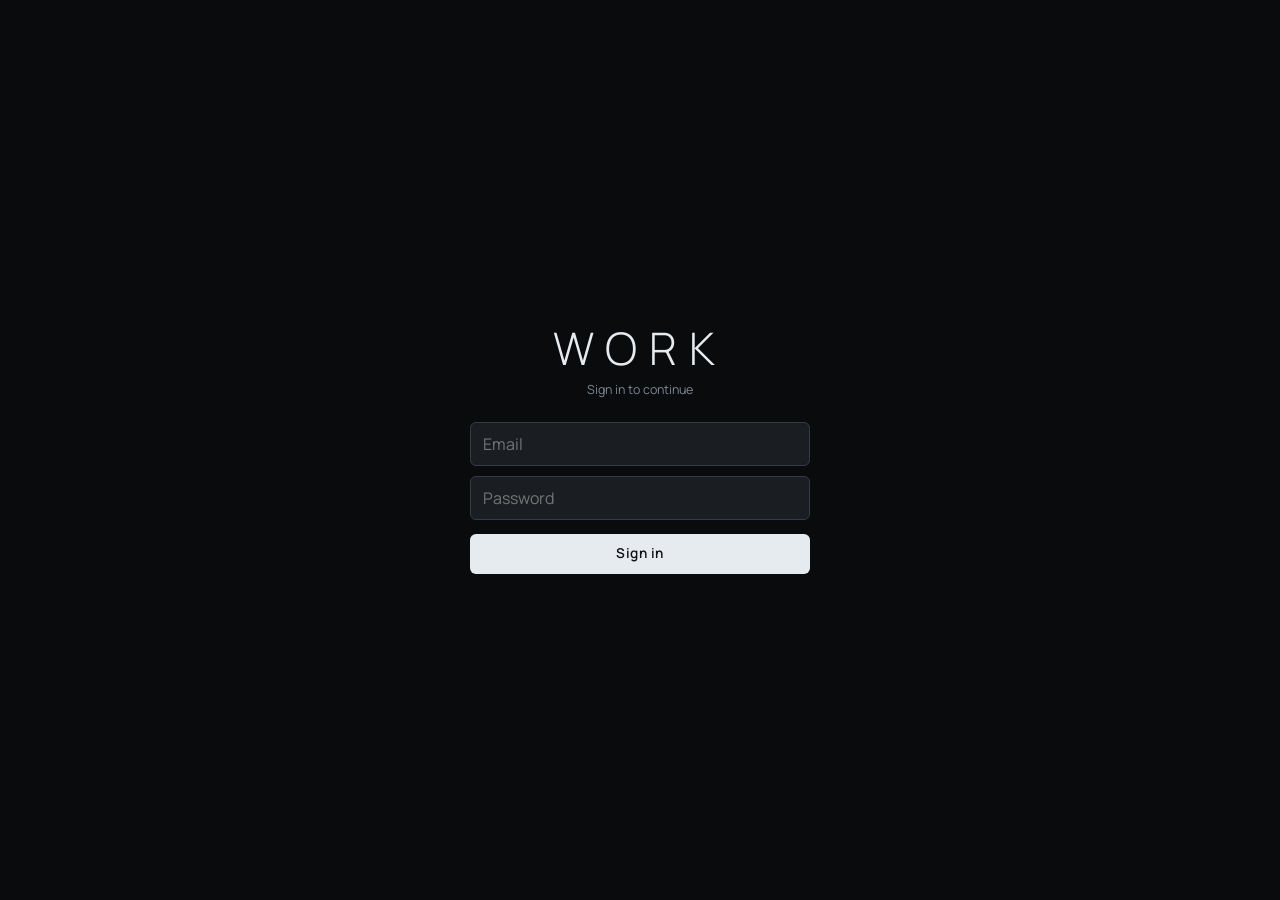
<file: index.html>
<!DOCTYPE html>
<html lang="en">
<head>
<meta charset="UTF-8">
<meta name="viewport" content="width=device-width, initial-scale=1.0, maximum-scale=1.0, user-scalable=no">
<title>WORK</title>
<link rel="icon" type="image/png" href="./icon-192.png">
<link rel="apple-touch-icon" href="./icon-512.png">
<link rel="manifest" href="./manifest.json">
<meta name="theme-color" content="#0a0b0d">
<meta name="apple-mobile-web-app-capable" content="yes">
<meta name="mobile-web-app-capable" content="yes">
<meta name="apple-mobile-web-app-status-bar-style" content="black-translucent">
<meta name="apple-mobile-web-app-title" content="WORK">
<link href="https://fonts.googleapis.com/css2?family=Saira+Semi+Condensed:wght@500;600;700&family=Manrope:wght@300;400;500;600;700&family=IBM+Plex+Mono:wght@400;500&display=swap" rel="stylesheet">
<style>
:root{
  /* Titanium: graphite surfaces, platinum accent, one cool steel-blue, mint for done */
  --bg:#0a0b0d;--s0:#0f1114;--s1:#14171b;--s2:#1a1e23;--s3:#21262c;
  --b0:#262b32;--b1:#343b44;--b2:#46505b;
  --red:#e6ebf0;--red2:#c9d0d8;--redg:rgba(230,235,240,.08);
  --blue:#8fa6bd;--blue2:#7890a8;--blueg:rgba(143,166,189,.10);
  --green:#7fd1b9;--greeng:rgba(127,209,185,.10);
  --purple:#b7a6e0;--purpleg:rgba(183,166,224,.10);
  --orange:#e8c27a;--orangeg:rgba(232,194,122,.10);
  --text:#a9b1bb;--text2:#eef2f6;--muted:#4b535d;--muted2:#7c8692;
  --danger:#ef7a7a;--r:4px;
}
*{box-sizing:border-box;margin:0;padding:0;-webkit-tap-highlight-color:transparent}
html,body{height:100%;overflow:hidden;overscroll-behavior:none}
body{background:var(--bg);color:var(--text);font-family:'Manrope',sans-serif;font-size:14px;position:fixed;top:0;left:0;right:0;bottom:0;overflow:hidden;overscroll-behavior:none}
body::before{content:"";position:fixed;top:0;left:0;right:0;height:env(safe-area-inset-top);background:var(--bg);z-index:150}
#scroll{position:absolute;inset:0;overflow-y:auto;overflow-x:hidden;-webkit-overflow-scrolling:touch;overscroll-behavior-y:contain}

/* NAV */
nav{background:var(--s0);border-top:1px solid var(--b0);position:fixed;bottom:0;left:0;right:0;z-index:200;display:flex;padding-bottom:env(safe-area-inset-bottom);touch-action:none;user-select:none;-webkit-user-select:none;-webkit-touch-callout:none}
nav img{-webkit-user-drag:none;user-drag:none;pointer-events:none}
.nav-logo{font-family:'Saira Semi Condensed',sans-serif;font-size:1.5rem;font-weight:700;letter-spacing:6px;color:var(--red);padding:0 18px;border-right:1px solid var(--b0);display:flex;align-items:center;flex-shrink:0}
.nav-tabs{display:flex;flex:1;max-width:600px;margin:0 auto}
.nav-tabs::-webkit-scrollbar{display:none}
.nav-tab{flex:1;min-height:56px;padding:7px 0 6px;display:flex;flex-direction:column;align-items:center;justify-content:center;gap:4px;font-size:0.6rem;font-weight:600;letter-spacing:.4px;color:var(--muted2);cursor:pointer;border-top:2px solid transparent;margin-top:-1px;transition:color .15s}
.nav-tab svg{width:21px;height:21px;fill:none;stroke:currentColor;stroke-width:1.7;stroke-linecap:round;stroke-linejoin:round}
.nav-tab:hover{color:var(--text)}
.nav-tab.active{color:var(--red);border-top-color:var(--red)}

/* PAGES */
.page{display:none;padding:calc(18px + env(safe-area-inset-top)) 14px calc(90px + env(safe-area-inset-bottom));max-width:960px;margin:0 auto}
.page.active{display:block}

/* TYPE */
.pg-title{font-family:'Saira Semi Condensed',sans-serif;font-size:2rem;font-weight:600;letter-spacing:.5px;color:var(--text2);line-height:1}
.pg-sub{font-size:0.78rem;color:var(--muted2);margin-top:3px}
.sec-title{font-family:'Saira Semi Condensed',sans-serif;font-size:1.05rem;font-weight:700;letter-spacing:1.5px;color:var(--text2);text-transform:uppercase}

/* CARDS */
.card{background:var(--s1);border:1px solid var(--b0);border-radius:var(--r);padding:16px;margin-bottom:12px}

/* BUTTONS */
.btn{display:inline-flex;align-items:center;justify-content:center;gap:5px;padding:9px 16px;border-radius:6px;font-size:0.75rem;font-weight:600;letter-spacing:.5px;cursor:pointer;border:none;transition:all .15s;font-family:'Manrope',sans-serif;line-height:1;white-space:nowrap}
.btn-red{background:var(--red);color:#111111}.btn-red:active{background:var(--red2)}
.btn-blue{background:var(--blue);color:#fff}.btn-blue:active{background:var(--blue2)}
.btn-outline{background:transparent;color:var(--text);border:1px solid var(--b1)}.btn-outline:active{border-color:var(--red);color:var(--red)}
.btn-ghost{background:transparent;color:var(--muted);border:none;padding:7px 10px}.btn-ghost:active{color:var(--danger)}
.btn-success{background:var(--green);color:#111111;font-weight:700}
.btn-orange{background:var(--orange);color:#07101f;font-weight:700}
.btn-sm{padding:6px 12px;font-size:0.7rem}
.btn-xs{padding:4px 8px;font-size:0.65rem;border-radius:4px}
.btn-icon{padding:7px;border-radius:6px;background:var(--s2);border:1px solid var(--b0);color:var(--muted2);cursor:pointer;display:inline-flex;align-items:center;justify-content:center;transition:all .15s}
.btn-icon:active{border-color:var(--red);color:var(--red)}

/* FORMS */
input,select,textarea{background:var(--s2);border:1px solid var(--b1);color:var(--text2);border-radius:6px;padding:10px 12px;font-family:'Manrope',sans-serif;font-size:16px;width:100%;transition:border-color .15s;-webkit-appearance:none;appearance:none}
input:focus,select:focus,textarea:focus{outline:none;border-color:var(--red);background:var(--s3)}
select{background-image:url("data:image/svg+xml,%3Csvg xmlns='http://www.w3.org/2000/svg' width='12' height='8' viewBox='0 0 12 8'%3E%3Cpath d='M1 1l5 5 5-5' stroke='%236a85a8' stroke-width='1.5' fill='none' stroke-linecap='round'/%3E%3C/svg%3E");background-repeat:no-repeat;background-position:right 12px center;padding-right:32px}
select option{background:var(--s2);color:var(--text2)}
textarea{resize:vertical;min-height:56px;line-height:1.5}
label{font-size:0.65rem;color:var(--muted2);letter-spacing:.8px;text-transform:uppercase;display:block;margin-bottom:5px;font-weight:600}
.field{margin-bottom:12px}
.row2{display:grid;grid-template-columns:1fr 1fr;gap:10px}
.row3{display:grid;grid-template-columns:1fr 1fr 1fr;gap:10px}

/* TAGS */
.tag{display:inline-flex;align-items:center;padding:2px 7px;border-radius:4px;font-size:0.62rem;font-weight:700;letter-spacing:.6px;text-transform:uppercase;gap:3px}
.tag-red{background:var(--redg);color:var(--red);border:1px solid rgba(212,43,43,.2)}
.tag-blue{background:var(--blueg);color:var(--blue);border:1px solid rgba(74,143,212,.2)}
.tag-green{background:var(--greeng);color:var(--green);border:1px solid rgba(45,212,160,.2)}
.tag-purple{background:var(--purpleg);color:var(--purple);border:1px solid rgba(155,127,232,.2)}
.tag-muted{background:rgba(74,98,128,.15);color:var(--muted2);border:1px solid var(--b0)}
.tag-orange{background:var(--orangeg);color:var(--orange);border:1px solid rgba(245,158,11,.2)}

/* DIVIDER */
.div{border:none;border-top:1px solid var(--b0);margin:14px 0}

/* EMPTY */
.empty{text-align:center;padding:48px 20px;color:var(--muted)}
.empty svg{margin-bottom:12px;opacity:.3}
.empty p{font-size:0.88rem;line-height:1.6}
.empty strong{color:var(--muted2)}

/* UTILS */
.fb{display:flex;align-items:center;justify-content:space-between}
.fg{display:flex;align-items:center;gap:8px}
.fwrap{display:flex;align-items:center;gap:8px;flex-wrap:wrap}
.mt4{margin-top:4px}.mt8{margin-top:8px}.mt12{margin-top:12px}.mt16{margin-top:16px}
.mb4{margin-bottom:4px}.mb8{margin-bottom:8px}.mb12{margin-bottom:12px}.mb16{margin-bottom:16px}
.mono{font-family:'IBM Plex Mono',monospace}
.sec-title,.workout-preview-name,.log-ex-name,.modal-title{font-weight:600;letter-spacing:.6px}
.login-ov{position:fixed;inset:0;z-index:2000;background:var(--bg);display:none;align-items:center;justify-content:center;padding:calc(24px + env(safe-area-inset-top)) 24px calc(24px + env(safe-area-inset-bottom))}
.login-ov.open{display:flex}
.login-card{width:100%;max-width:340px;display:flex;flex-direction:column;gap:10px}
.login-logo{font-family:'Manrope',sans-serif;font-size:2.8rem;font-weight:300;letter-spacing:12px;color:var(--red);text-align:center;line-height:1}
.login-sub{font-size:0.78rem;color:var(--muted2);text-align:center;margin-bottom:14px}
.login-card .btn{width:100%;padding:13px 16px;font-size:0.85rem;margin-top:4px}

/* ═══ TODAY ═══ */
.today-hdr{display:flex;align-items:flex-start;justify-content:space-between;margin-bottom:6px;gap:12px}
.today-date{font-family:'Saira Semi Condensed',sans-serif;font-size:2.15rem;font-weight:600;letter-spacing:.5px;color:var(--text2);line-height:1}
.today-sub{font-size:0.75rem;color:var(--muted2);margin-top:2px}
.stats-row{display:grid;grid-template-columns:repeat(4,1fr);gap:8px;margin-bottom:14px}
.stat-box{background:var(--s1);border:1px solid var(--b0);border-radius:var(--r);padding:12px 8px;text-align:center}
.stat-val{font-family:'Manrope',sans-serif;font-size:2rem;font-weight:300;font-variant-numeric:tabular-nums;line-height:1;margin-bottom:2px}
.stat-lbl{font-size:0.58rem;color:var(--muted2);letter-spacing:.8px;text-transform:uppercase;font-weight:600}
.workout-preview{background:var(--s1);border:1px solid var(--b0);border-radius:var(--r);overflow:hidden;margin-bottom:12px}
.workout-preview-hdr{padding:12px 16px;border-bottom:1px solid var(--b0);display:flex;align-items:center;justify-content:space-between}
.workout-preview-name{font-family:'Saira Semi Condensed',sans-serif;font-size:1.25rem;font-weight:700;letter-spacing:1px;color:var(--text2)}
.ex-row-preview{padding:9px 16px;border-bottom:1px solid var(--b0);display:flex;align-items:center;gap:10px}
.ex-row-preview:last-child{border-bottom:none}
.ex-preview-name{font-weight:500;font-size:0.85rem;flex:1;color:var(--text2)}
.ex-preview-meta{font-size:0.72rem;color:var(--muted2)}
.workout-preview-footer{padding:12px 16px;background:var(--s0)}
.log-summary{background:var(--s1);border:1px solid var(--b0);border-radius:var(--r);overflow:hidden;margin-bottom:12px}
.log-summary-hdr{padding:10px 16px;background:rgba(45,212,160,.06);border-bottom:1px solid rgba(45,212,160,.15);display:flex;align-items:center;gap:8px}
.log-entry-row{padding:9px 16px;border-bottom:1px solid var(--b0)}
.log-entry-row:last-child{border-bottom:none}

/* completion bar */
.comp-bar-wrap{height:4px;background:var(--b0);border-radius:2px;overflow:hidden;margin-top:6px}
.comp-bar{height:100%;background:var(--green);border-radius:2px;transition:width .4s}

/* bodyweight input on today */
.bw-input-row{background:var(--s1);border:1px solid var(--b0);border-radius:var(--r);padding:12px 16px;margin-bottom:12px;display:flex;align-items:center;gap:12px}

/* ═══ REST TIMER ═══ */
.timer-bar{position:fixed;bottom:calc(57px + env(safe-area-inset-bottom));left:0;right:0;z-index:500;background:var(--s0);border-top:1px solid var(--b0);padding:10px 16px;display:none;align-items:center;gap:12px;max-width:600px;margin:0 auto;border-bottom:1px solid var(--b0)}
#log-ov.open ~ .timer-bar{bottom:calc(61px + env(safe-area-inset-bottom))}
.timer-bar.active{display:flex}
.timer-ring{width:44px;height:44px;flex-shrink:0;position:relative}
.timer-ring svg{transform:rotate(-90deg)}
.timer-ring-bg{fill:none;stroke:var(--b1);stroke-width:3}
.timer-ring-fg{fill:none;stroke:var(--green);stroke-width:3;stroke-dasharray:113;stroke-dashoffset:0;transition:stroke-dashoffset .9s linear,stroke .3s}
.timer-ring-fg.warn{stroke:var(--orange)}
.timer-ring-fg.done{stroke:var(--red)}
.timer-num{position:absolute;inset:0;display:flex;align-items:center;justify-content:center;font-family:'Saira Semi Condensed',sans-serif;font-size:0.9rem;font-weight:700;color:var(--text2)}
.timer-info{flex:1}
.timer-label{font-size:0.72rem;color:var(--muted2);margin-bottom:1px}
.timer-msg{font-size:0.85rem;font-weight:600;color:var(--text2)}

/* ═══ BUILDER ═══ */
.builder-layout{display:grid;grid-template-columns:280px 1fr;gap:14px;align-items:start}
.workout-list-panel{background:var(--s1);border:1px solid var(--b0);border-radius:var(--r);overflow:hidden;position:sticky;top:calc(16px + env(safe-area-inset-top))}
.panel-hdr{padding:10px 14px;border-bottom:1px solid var(--b0);display:flex;align-items:center;justify-content:space-between;background:var(--s0)}
.panel-hdr-title{font-family:'Saira Semi Condensed',sans-serif;font-size:0.9rem;font-weight:700;letter-spacing:1.5px;text-transform:uppercase;color:var(--muted2)}
.w-list-item{padding:11px 14px;border-bottom:1px solid var(--b0);cursor:pointer;transition:all .15s;display:flex;align-items:center;gap:8px}
.w-list-item:last-child{border-bottom:none}
.w-list-item:hover,.w-list-item.active{background:var(--s2)}
.w-list-item.active{border-left:3px solid var(--red)}
.w-list-dot{width:6px;height:6px;border-radius:50%;background:var(--b2);flex-shrink:0}
.w-list-item.active .w-list-dot{background:var(--red)}
.w-list-name{font-weight:600;font-size:0.85rem;color:var(--text2);margin-bottom:1px}
.w-list-meta{font-size:0.7rem;color:var(--muted2)}
.editor-panel{background:var(--s1);border:1px solid var(--b0);border-radius:var(--r);overflow:hidden}
.editor-hdr{padding:12px 16px;border-bottom:1px solid var(--b0);background:var(--s0);display:flex;align-items:center;justify-content:space-between}
.editor-body{padding:14px}
.workout-name-input{background:transparent;border:none;border-bottom:2px solid var(--b1);border-radius:0;font-family:'Saira Semi Condensed',sans-serif;font-size:1.4rem;font-weight:700;letter-spacing:1px;color:var(--text2);padding:6px 0;width:100%;transition:border-color .15s}
.workout-name-input:focus{outline:none;border-bottom-color:var(--red);background:transparent}
.ex-card{background:var(--s2);border:1px solid var(--b0);border-radius:var(--r);margin-bottom:10px;overflow:hidden;transition:border-color .2s,box-shadow .2s}
.ex-card.dragging{opacity:.4;border-style:dashed}
.ex-card.drag-over{border-color:var(--blue);box-shadow:0 0 0 2px rgba(74,143,212,.2)}
.ex-card.type-run{border-color:rgba(155,127,232,.35)}
.ex-card.type-bw{border-color:rgba(45,212,160,.25)}
.alt-toggle-btn{background:var(--s3);border:1px solid var(--b1);color:var(--muted2);border-radius:6px;padding:6px 10px;font-size:0.68rem;font-weight:600;cursor:pointer;white-space:nowrap;font-family:'Manrope',sans-serif;flex-shrink:0;transition:all .15s}
.alt-toggle-btn.on{border-color:#fbbf24;color:#fbbf24;background:rgba(251,191,36,.08)}
.alt-block{background:var(--s0);border:1px solid rgba(251,191,36,.25);border-radius:6px;padding:10px;margin-bottom:10px}
.alt-label{font-size:0.62rem;font-weight:700;letter-spacing:.8px;text-transform:uppercase;color:#fbbf24;margin-bottom:6px}
.week-badge-a{display:inline-block;padding:1px 6px;border-radius:3px;font-size:0.58rem;font-weight:700;letter-spacing:.5px;text-transform:uppercase;background:rgba(255,255,255,.1);color:var(--text2);margin-right:3px}
.week-badge-b{display:inline-block;padding:1px 6px;border-radius:3px;font-size:0.58rem;font-weight:700;letter-spacing:.5px;text-transform:uppercase;background:rgba(251,191,36,.15);color:#fbbf24;margin-right:3px}
.ex-card-hdr{padding:9px 12px;display:flex;align-items:center;gap:7px;border-bottom:1px solid var(--b0);background:var(--s3);cursor:pointer;user-select:none}
.ex-drag{display:flex;flex-direction:column;gap:3px;padding:4px 2px;cursor:grab;opacity:.35;flex-shrink:0;touch-action:none}
.ex-drag:hover{opacity:.8}
.ex-drag span{display:block;width:14px;height:2px;background:var(--muted2);border-radius:1px}
.ex-order-btns{display:flex;gap:2px;flex-shrink:0}
.ex-order-btn{width:22px;height:22px;border-radius:4px;background:var(--s2);border:1px solid var(--b1);color:var(--muted2);cursor:pointer;display:flex;align-items:center;justify-content:center;font-size:0.6rem;transition:all .15s}
.ex-order-btn:hover:not(.dim){border-color:var(--blue);color:var(--blue)}
.ex-order-btn.dim{opacity:.2;cursor:default}
.ex-badge{font-family:'Saira Semi Condensed',sans-serif;font-size:1rem;font-weight:700;width:24px;height:24px;border-radius:5px;display:flex;align-items:center;justify-content:center;flex-shrink:0;background:var(--redg);color:var(--red)}
.ex-badge.run{background:var(--purpleg);color:var(--purple)}
.ex-badge.bw{background:var(--greeng);color:var(--green)}
.ex-name-display{flex:1;font-weight:600;font-size:0.85rem;color:var(--text2);min-width:0;overflow:hidden;text-overflow:ellipsis;white-space:nowrap}
.ex-name-display.empty-name{color:var(--muted);font-weight:400;font-style:italic}
.ex-collapse-btn{color:var(--muted);font-size:0.65rem;flex-shrink:0;transition:transform .2s}
.ex-collapse-btn.open{transform:rotate(180deg)}
.ex-card-body{padding:12px}
.ex-card-body.collapsed{display:none}
.type-toggle{display:flex;background:var(--s0);border:1px solid var(--b0);border-radius:6px;overflow:hidden;margin-bottom:10px}
.type-btn{flex:1;padding:7px 4px;text-align:center;font-size:0.62rem;font-weight:700;letter-spacing:.5px;text-transform:uppercase;cursor:pointer;color:var(--muted);border:none;background:none;font-family:'Manrope',sans-serif;transition:all .15s}
.type-btn.lift-on{background:var(--redg);color:var(--red)}
.type-btn.bw-on{background:var(--greeng);color:var(--green)}
.type-btn.run-on{background:var(--purpleg);color:var(--purple)}
.name-selector{display:flex;gap:6px;margin-bottom:10px}
.name-selector select,.name-selector input{flex:1}
.toggle-custom{background:var(--s3);border:1px solid var(--b1);color:var(--muted2);border-radius:6px;padding:9px 10px;font-size:0.68rem;font-weight:600;cursor:pointer;white-space:nowrap;font-family:'Manrope',sans-serif;flex-shrink:0;transition:all .15s}
.toggle-custom.on{border-color:var(--blue);color:var(--blue);background:var(--blueg)}
.sets-area{margin-bottom:10px}
.set-hdr{display:grid;gap:6px;margin-bottom:5px;padding:0 2px}
.set-hdr-lift{grid-template-columns:30px 1fr 1fr 26px}
.set-hdr-bw{grid-template-columns:30px 1fr 26px}
.set-hdr span{font-size:0.58rem;color:var(--muted2);text-transform:uppercase;letter-spacing:.6px;font-weight:600}
.set-row{display:grid;gap:6px;align-items:center;margin-bottom:6px}
.set-row-lift{grid-template-columns:30px 1fr 1fr 26px}
.set-row-bw{grid-template-columns:30px 1fr 26px}
.set-num{font-family:'IBM Plex Mono',monospace;font-size:0.65rem;color:var(--muted2);text-align:center;background:var(--s0);border-radius:4px;padding:4px 3px;border:1px solid var(--b0)}
.set-del{width:26px;height:26px;border-radius:5px;background:transparent;border:1px solid var(--b0);color:var(--muted);cursor:pointer;display:flex;align-items:center;justify-content:center;font-size:0.6rem;transition:all .15s}
.set-del:active{border-color:var(--danger);color:var(--danger)}
.add-set-btn{width:100%;padding:8px;background:transparent;border:1px dashed var(--b1);border-radius:6px;color:var(--muted2);font-size:0.7rem;font-weight:600;letter-spacing:.5px;cursor:pointer;text-align:center;font-family:'Manrope',sans-serif;transition:all .15s;text-transform:uppercase}
.add-set-btn:active{border-color:var(--red);color:var(--red);background:var(--redg)}
.run-grid{display:grid;grid-template-columns:1fr 1fr 1fr;gap:8px;margin-bottom:10px}
.add-ex-strip{display:flex;gap:6px;padding:10px 14px;border-top:1px solid var(--b0);background:var(--s0)}
.add-ex-btn{flex:1;padding:9px 6px;border-radius:6px;font-size:0.68rem;font-weight:700;letter-spacing:.5px;text-transform:uppercase;cursor:pointer;border:1px solid var(--b1);background:var(--s1);color:var(--muted2);font-family:'Manrope',sans-serif;text-align:center;transition:all .15s}
.add-ex-btn:hover{background:var(--s2)}
.add-ex-btn.lift:hover{border-color:var(--red);color:var(--red);background:var(--redg)}
.add-ex-btn.bw:hover{border-color:var(--green);color:var(--green);background:var(--greeng)}
.add-ex-btn.run:hover{border-color:var(--purple);color:var(--purple);background:var(--purpleg)}

/* ═══ CALENDAR ═══ */
.cal-tabs{display:flex;background:var(--s0);border:1px solid var(--b0);border-radius:7px;overflow:hidden;margin-bottom:14px}
.cal-tab{flex:1;padding:8px;text-align:center;font-size:0.7rem;font-weight:600;letter-spacing:.5px;text-transform:uppercase;cursor:pointer;color:var(--muted);background:none;border:none;transition:all .15s;font-family:'Manrope',sans-serif}
.cal-tab.active{background:var(--red);color:#111111}
.cal-week-lbl{font-size:0.65rem;font-weight:700;letter-spacing:1.5px;text-transform:uppercase;color:var(--muted);margin-bottom:5px;font-family:'Saira Semi Condensed',sans-serif}
.week-grid{display:grid;grid-template-columns:repeat(7,1fr);gap:4px;margin-bottom:12px}
.day-cell{background:var(--s1);border:1px solid var(--b0);border-radius:6px;padding:7px 3px;text-align:center;cursor:pointer;transition:all .15s;min-height:66px;display:flex;flex-direction:column;align-items:center;gap:2px}
.day-cell:not(.rest):not(.future):active{background:var(--s2);border-color:var(--red)}
.day-cell.today{border-color:var(--red);background:rgba(212,43,43,.06)}
.day-cell.rest{opacity:.28;cursor:default}
.day-cell.future{opacity:.5}
.day-cell.manual-rest{opacity:.4;background:rgba(245,158,11,.04);border-color:rgba(245,158,11,.3)}
.day-cell.logged{border-color:var(--green);background:rgba(45,212,160,.05)}
.day-nm{font-size:0.52rem;color:var(--muted);letter-spacing:1px;text-transform:uppercase;font-weight:700}
.day-n{font-family:'Saira Semi Condensed',sans-serif;font-size:1.35rem;font-weight:700;line-height:1;color:var(--text)}
.day-cell.today .day-n{color:var(--red)}
.day-wlbl{font-size:0.5rem;color:var(--blue);background:var(--blueg);padding:1px 3px;border-radius:3px;width:100%;overflow:hidden;text-overflow:ellipsis;white-space:nowrap;border:1px solid rgba(74,143,212,.15)}
.day-chk{font-size:0.58rem;color:var(--green)}
/* monthly cal */
.month-nav{display:flex;align-items:center;justify-content:space-between;margin-bottom:10px}
.month-title{font-family:'Saira Semi Condensed',sans-serif;font-size:1.1rem;font-weight:700;letter-spacing:1px}
.month-grid{display:grid;grid-template-columns:repeat(7,1fr);gap:3px;margin-bottom:14px}
.month-day-hdr{font-size:0.55rem;color:var(--muted);text-align:center;text-transform:uppercase;letter-spacing:.8px;font-weight:700;padding-bottom:4px}
.month-cell{background:var(--s1);border:1px solid var(--b0);border-radius:5px;min-height:46px;padding:4px;cursor:pointer;transition:all .15s;display:flex;flex-direction:column;gap:2px}
.month-cell.empty{background:transparent;border-color:transparent;cursor:default}
.month-cell.today{border-color:var(--red);background:rgba(212,43,43,.06)}
.month-cell.logged{border-color:var(--green);background:rgba(45,212,160,.05)}
.month-cell.rest-day{opacity:.3}
.month-cell.manual-rest-day{opacity:.45;border-color:rgba(245,158,11,.3)}
.month-n{font-family:'Saira Semi Condensed',sans-serif;font-size:1rem;font-weight:700;line-height:1;color:var(--text2)}
.month-cell.today .month-n{color:var(--red)}
.month-wlbl{font-size:0.5rem;color:var(--blue);white-space:nowrap;overflow:hidden;text-overflow:ellipsis}
.month-chk{font-size:0.55rem;color:var(--green)}

/* ═══ LOG MODAL ═══ */
.overlay{display:none;position:fixed;inset:0;background:rgba(0,0,0,.8);z-index:300;align-items:flex-end;justify-content:center;padding:0}
.overlay.open{display:flex}
.modal{background:var(--s1);border-top:1px solid var(--b1);border-radius:16px 16px 0 0;width:100%;max-width:600px;max-height:92vh;overflow:hidden;display:flex;flex-direction:column}
.modal-hdr{padding:14px 18px 12px;border-bottom:1px solid var(--b0);display:flex;align-items:center;justify-content:space-between;flex-shrink:0;background:var(--s0)}
.modal-title{font-family:'Saira Semi Condensed',sans-serif;font-size:1.15rem;font-weight:700;letter-spacing:1px;color:var(--text2)}
.modal-close{width:28px;height:28px;border-radius:6px;background:var(--s2);border:none;color:var(--muted2);cursor:pointer;display:flex;align-items:center;justify-content:center;font-size:1rem}
.modal-scroll{flex:1;overflow-y:auto;padding:12px 14px}
.modal-footer{padding:10px 14px calc(10px + env(safe-area-inset-bottom));border-top:1px solid var(--b0);flex-shrink:0;background:var(--s0);display:flex;gap:8px}
.modal-footer .btn{flex:1;padding:11px}

/* completion strip in modal header */
.modal-comp{display:flex;align-items:center;gap:8px;padding:8px 14px;background:var(--s0);border-bottom:1px solid var(--b0);flex-shrink:0}
.modal-comp-pct{font-family:'Saira Semi Condensed',sans-serif;font-size:1rem;font-weight:700;color:var(--green);min-width:36px}
.modal-comp-bar{flex:1;height:5px;background:var(--b0);border-radius:3px;overflow:hidden}
.modal-comp-fill{height:100%;background:var(--green);border-radius:3px;transition:width .3s}

.log-ex{background:var(--s2);border:1px solid var(--b0);border-radius:var(--r);margin-bottom:10px;overflow:hidden}
.log-ex.type-run{border-color:rgba(155,127,232,.3)}
.log-ex-hdr{padding:9px 14px;background:var(--s3);border-bottom:1px solid var(--b0);display:flex;align-items:center;gap:8px}
.log-ex-name{font-family:'Saira Semi Condensed',sans-serif;font-size:1rem;font-weight:700;letter-spacing:.8px;color:var(--text2)}
.log-ex-body{padding:10px 12px}
.log-set-grid{display:grid;gap:6px;align-items:center;margin-bottom:8px}
.log-set-grid input,.log-set-grid select{height:44px;min-width:0}
.log-set-grid .rpe-sel{padding:0 4px;text-align:center;text-align-last:center;background-image:none}
.inp-wrap{position:relative;min-width:0}
.inp-last{position:absolute;top:3px;right:6px;font-family:'IBM Plex Mono',monospace;font-size:0.55rem;color:var(--muted2);pointer-events:none;letter-spacing:.2px}
.lsg-lift{grid-template-columns:28px 1fr 1fr 54px 40px 44px}
.lsg-bw{grid-template-columns:28px 1fr 54px 40px 44px}
.vol-row{background:var(--s1);border:1px solid var(--b0);border-radius:var(--r);padding:9px 11px;margin-bottom:7px}
.vol-hdr{display:flex;align-items:baseline;justify-content:space-between;gap:8px;margin-bottom:6px}
.vol-name{font-weight:700;font-size:0.8rem;color:var(--text2)}
.vol-meta{font-size:0.64rem;color:var(--muted2);font-family:'IBM Plex Mono',monospace;text-align:right}
.vol-bar-wrap{height:5px;background:var(--s3);border-radius:3px;overflow:hidden}
.vol-bar{height:100%;background:var(--blue);border-radius:3px;transition:width .3s}
.rpe-sel{width:100%;padding:6px 1px;font-size:0.68rem;text-align:center;background:var(--s2);color:var(--text);border:1px solid var(--b1);border-radius:5px;font-family:'IBM Plex Mono',monospace;appearance:none;-webkit-appearance:none;text-align-last:center}
.rpe-sel:focus{outline:none;border-color:var(--blue)}
.log-set-num{font-family:'IBM Plex Mono',monospace;font-size:0.65rem;color:var(--muted2);text-align:center;background:var(--s0);border-radius:4px;padding:4px 2px}
.sync-row{display:flex;justify-content:flex-end;margin-bottom:12px}
.sync-pill{position:relative;display:inline-flex;align-items:center;gap:3px;padding:2px 7px;border-radius:4px;font-size:0.62rem;font-weight:700;letter-spacing:.6px;text-transform:uppercase;white-space:nowrap;cursor:pointer;border:1px solid var(--b1);background:var(--s0);color:var(--muted);transition:all .2s}
.sync-pill::after{content:'';position:absolute;inset:-10px}
.sync-pill.sb-ok{color:var(--muted2);border-color:var(--b1)}
.sync-pill.sb-wait{color:var(--blue);border-color:var(--blue)}
.sync-pill.sb-off{color:var(--muted);border-color:var(--b1)}
.sync-pill.sb-err{color:var(--orange);border-color:var(--orange);background:var(--redg)}
.draft-notice{display:flex;align-items:center;gap:8px;padding:8px 11px;margin-bottom:10px;border:1px solid var(--orange);border-radius:7px;font-size:0.7rem;color:var(--orange)}
.chk{width:44px;height:44px;border-radius:8px;border:1.5px solid var(--b2);background:transparent;cursor:pointer;display:flex;align-items:center;justify-content:center;transition:all .15s;flex-shrink:0}
.chk.on{background:var(--green);border-color:var(--green)}
.chk svg{width:18px;height:18px;stroke:#07101f;fill:none;stroke-width:2.5;stroke-linecap:round;stroke-linejoin:round;display:none}
.chk.on svg{display:block}
.pr-badge{font-size:0.58rem;font-weight:700;color:var(--red);background:var(--redg);padding:1px 5px;border-radius:3px;border:1px solid rgba(212,43,43,.2)}
.log-run-grid{display:grid;grid-template-columns:1fr 1fr 1fr;gap:8px;margin-bottom:8px}
.log-pr-hint{font-size:0.68rem;color:var(--muted2);padding:3px 0 7px;display:flex;align-items:center;gap:5px}
/* Last session comparison row */
.log-last-row{display:grid;gap:6px;align-items:center;margin-bottom:2px;opacity:.45}
.log-last-lift{grid-template-columns:28px 1fr 1fr 54px 40px 44px}
.log-last-bw{grid-template-columns:28px 1fr 54px 40px 44px}
.log-last-val{font-size:0.68rem;color:var(--muted2);font-family:'IBM Plex Mono',monospace;background:var(--s0);border:1px solid var(--b0);border-radius:4px;padding:4px 8px;text-align:center}
.log-last-lbl{font-size:0.58rem;color:var(--muted);text-align:center;font-family:'IBM Plex Mono',monospace}
/* Quick weight buttons */
.qw-btns{display:none;gap:4px;margin:-2px 0 10px}
.qw-btns.on{display:flex}
.qw-btn{flex:1;padding:9px 4px;background:var(--s3);border:1px solid var(--b1);border-radius:4px;color:var(--muted2);font-size:0.62rem;font-weight:700;cursor:pointer;font-family:'Manrope',sans-serif;text-align:center;transition:all .15s}
.qw-btn:active{border-color:var(--red);color:var(--red);background:rgba(255,255,255,.06)}
.qw-btn.minus{color:var(--muted)}
/* timer button in set row */
.timer-btn{width:40px;height:44px;border-radius:5px;background:var(--s0);border:1px solid var(--b1);color:var(--muted2);cursor:pointer;display:flex;align-items:center;justify-content:center;flex-shrink:0;font-size:0.65rem;transition:all .15s}
.timer-btn:active{border-color:var(--orange);color:var(--orange);background:var(--orangeg)}
.timer-btn.running{border-color:var(--orange);color:var(--orange);background:var(--orangeg)}

/* ═══ PHASES ═══ */
.phase-card{background:var(--s1);border:1px solid var(--b0);border-radius:var(--r);overflow:hidden;margin-bottom:10px}
.phase-card.active-p .phase-card-hdr{background:rgba(212,43,43,.07);border-bottom-color:rgba(212,43,43,.2)}
.phase-card-hdr{padding:13px 16px;border-bottom:1px solid var(--b0);display:flex;align-items:flex-start;justify-content:space-between;gap:10px}
.phase-name{font-weight:700;font-size:0.98rem;color:var(--text2);display:flex;align-items:center;gap:8px;flex-wrap:wrap}
.phase-meta{font-size:0.72rem;color:var(--muted2);margin-top:3px}
.phase-sched{padding:10px 16px;display:flex;gap:5px;flex-wrap:wrap}
.sched-chip{font-size:0.62rem;padding:3px 7px;border-radius:4px;background:var(--s2);border:1px solid var(--b0);color:var(--muted2);font-weight:600}
.sched-chip.on{border-color:rgba(74,143,212,.4);color:var(--blue);background:var(--blueg)}
.day-assign{display:flex;align-items:center;gap:10px;padding:6px 0;border-bottom:1px solid var(--b0)}
/* Phase summary */
.phase-summary-session{background:var(--s2);border:1px solid var(--b0);border-radius:6px;margin-bottom:8px;overflow:hidden}
.phase-summary-session-hdr{padding:9px 12px;display:flex;align-items:center;justify-content:space-between;cursor:pointer;gap:8px}
.phase-summary-session-hdr:active{background:var(--s3)}
.phase-summary-session-body{padding:0 12px 10px;border-top:1px solid var(--b0);display:none}
.phase-summary-ex{padding-top:8px;margin-bottom:4px}
.phase-summary-ex-name{font-size:0.8rem;font-weight:600;color:var(--text2);margin-bottom:3px;display:flex;align-items:center;gap:6px}
.phase-summary-set{font-size:0.7rem;color:var(--muted2);font-family:'IBM Plex Mono',monospace;padding:1px 0}
.phase-stat-grid{display:grid;grid-template-columns:repeat(3,1fr);gap:8px;margin-bottom:14px}
.phase-stat{background:var(--s2);border:1px solid var(--b0);border-radius:6px;padding:10px;text-align:center}
.phase-stat-val{font-family:'Saira Semi Condensed',sans-serif;font-size:1.5rem;font-weight:700;line-height:1;margin-bottom:2px}
.phase-stat-lbl{font-size:0.58rem;color:var(--muted2);letter-spacing:.6px;text-transform:uppercase;font-weight:600}
.day-assign:last-child{border-bottom:none}
.phase-day-lbl{font-family:'Saira Semi Condensed',sans-serif;font-size:0.88rem;font-weight:700;color:var(--muted2);letter-spacing:.5px;white-space:nowrap;padding-right:4px}
/* Phase calendar builder */
.pc-week-lbl{font-size:0.65rem;font-weight:700;letter-spacing:1.5px;text-transform:uppercase;color:var(--muted);margin-bottom:5px;font-family:'Saira Semi Condensed',sans-serif}
.pc-grid{display:grid;grid-template-columns:repeat(7,1fr);gap:5px;margin-bottom:12px}
.pc-day{border-radius:6px;padding:6px 3px;text-align:center;cursor:pointer;transition:all .15s;min-height:58px;display:flex;flex-direction:column;align-items:center;gap:2px;border:1px solid var(--b0);background:var(--s2);position:relative}
.pc-day:active{transform:scale(.96)}
.pc-day.has-workout{border-color:var(--red);background:rgba(255,255,255,.06)}
.pc-day.rest-day{opacity:.35}
.pc-day-nm{font-size:0.52rem;color:var(--muted);letter-spacing:1px;text-transform:uppercase;font-weight:700}
.pc-day-n{font-family:'Saira Semi Condensed',sans-serif;font-size:1.2rem;font-weight:700;line-height:1;color:var(--text)}
.pc-day-wo{font-size:0.48rem;color:var(--text2);background:rgba(255,255,255,.12);padding:2px 4px;border-radius:3px;width:100%;overflow:hidden;text-overflow:ellipsis;white-space:nowrap;line-height:1.3}
/* Workout picker sheet */
.wo-picker-ov{display:none;position:fixed;inset:0;background:rgba(0,0,0,.7);z-index:400;align-items:flex-end;justify-content:center}
.wo-picker-ov.open{display:flex}
.wo-picker{background:var(--s1);border-top:1px solid var(--b1);border-radius:16px 16px 0 0;width:100%;max-width:600px;max-height:70vh;overflow:hidden;display:flex;flex-direction:column}
.wo-picker-hdr{padding:14px 16px;border-bottom:1px solid var(--b0);background:var(--s0);flex-shrink:0;display:flex;align-items:center;justify-content:space-between}
.wo-picker-title{font-family:'Saira Semi Condensed',sans-serif;font-size:1.1rem;font-weight:700;letter-spacing:1px;color:var(--text2)}
.wo-picker-list{overflow-y:auto;flex:1}
.wo-picker-item{padding:13px 16px;border-bottom:1px solid var(--b0);cursor:pointer;display:flex;align-items:center;gap:10px;transition:background .15s}
.wo-picker-item:last-child{border-bottom:none}
.wo-picker-item:active{background:var(--s2)}
.wo-picker-item.selected{background:rgba(255,255,255,.06)}
.wo-picker-item.selected .wo-picker-dot{background:var(--red)}
.wo-picker-dot{width:8px;height:8px;border-radius:50%;background:var(--b2);flex-shrink:0}
.wo-picker-name{font-weight:600;font-size:0.88rem;color:var(--text2)}
.wo-picker-meta{font-size:0.72rem;color:var(--muted2);margin-top:1px}
.wo-rest-item{padding:13px 16px;border-bottom:1px solid var(--b0);cursor:pointer;display:flex;align-items:center;gap:10px;color:var(--muted2);font-size:0.85rem;font-weight:600}
.wo-rest-item:active{background:var(--s2)}
.day-assign:last-child{border-bottom:none}
.day-lbl{font-family:'Saira Semi Condensed',sans-serif;font-size:0.88rem;font-weight:700;letter-spacing:.5px;color:var(--muted2);min-width:48px}

/* ═══ HISTORY ═══ */
.hist-card{background:var(--s1);border:1px solid var(--b0);border-radius:var(--r);margin-bottom:8px;overflow:hidden}
.hist-card-hdr{padding:11px 14px;display:flex;align-items:center;justify-content:space-between;gap:8px;cursor:pointer}
.hist-card-hdr:active{background:var(--s2)}
.hist-name{font-weight:600;font-size:0.88rem;color:var(--text2)}
.hist-date{font-size:0.65rem;color:var(--muted2);font-family:'IBM Plex Mono',monospace;margin-top:2px}
.hist-detail{padding:0 14px 12px;border-top:1px solid var(--b0)}
.hist-ex{padding-top:10px}
.hist-ex-name{font-size:0.8rem;font-weight:600;color:var(--text2);display:flex;align-items:center;gap:6px;margin-bottom:3px}
.hist-set{font-size:0.72rem;color:var(--muted2);font-family:'IBM Plex Mono',monospace;padding:1px 0}
.pr-card{background:var(--s1);border:1px solid var(--b0);border-radius:var(--r);padding:11px 14px;margin-bottom:7px;display:flex;align-items:center;justify-content:space-between;gap:10px;cursor:pointer}
.pr-name{font-weight:600;font-size:0.88rem;color:var(--text2)}
.pr-date{font-size:0.65rem;color:var(--muted2);font-family:'IBM Plex Mono',monospace;margin-top:2px}
.pr-stat{text-align:right;flex-shrink:0}
.pr-acts{display:flex;flex-direction:column;gap:4px;flex-shrink:0}
.pr-act{width:26px;height:26px;border-radius:5px;border:1px solid var(--b1);display:flex;align-items:center;justify-content:center;font-size:0.7rem;color:var(--muted2);cursor:pointer;transition:all .15s}
.pr-act:active{background:var(--s3)}
.pr-act-del{color:var(--orange)}
.pr-weight{font-family:'Saira Semi Condensed',sans-serif;font-size:1.4rem;font-weight:700;color:var(--red);line-height:1}
.pr-reps{font-size:0.7rem;color:var(--muted2);margin-top:1px}

/* chart canvas */
.chart-wrap{background:var(--s2);border-radius:6px;padding:12px;margin-top:8px;position:relative}
canvas.chart{width:100%!important;height:160px!important}

/* ═══ STABS ═══ */
.stabs{display:flex;background:var(--s0);border:1px solid var(--b0);border-radius:7px;overflow:hidden;margin-bottom:14px}
.stab{flex:1;padding:8px;text-align:center;font-size:0.68rem;font-weight:600;letter-spacing:.5px;text-transform:uppercase;cursor:pointer;color:var(--muted);background:none;border:none;transition:all .15s;font-family:'Manrope',sans-serif}
.stab.active{background:var(--red);color:#111111}

/* BACKUP */
.backup-box{background:var(--s1);border:1px solid var(--b0);border-radius:var(--r);padding:14px;margin-top:14px}
.backup-box-title{font-size:0.7rem;font-weight:700;letter-spacing:.8px;text-transform:uppercase;color:var(--muted2);margin-bottom:8px}

/* PHASE MODAL */
.pm-overlay{display:none;position:fixed;inset:0;background:rgba(0,0,0,.8);z-index:300;align-items:flex-end;justify-content:center;padding:0}
.pm-overlay.open{display:flex}
.pm-modal{background:var(--s1);border-top:1px solid var(--b1);border-radius:16px 16px 0 0;width:100%;max-width:600px;max-height:92vh;overflow:hidden;display:flex;flex-direction:column}
.pm-hdr{padding:14px 18px;border-bottom:1px solid var(--b0);display:flex;align-items:center;justify-content:space-between;background:var(--s0);flex-shrink:0}
.pm-scroll{flex:1;overflow-y:auto;padding:14px}
.pm-footer{padding:10px 14px;border-top:1px solid var(--b0);background:var(--s0);flex-shrink:0;display:flex;gap:8px}
.pm-footer .btn{flex:1;padding:11px}

::-webkit-scrollbar{width:4px}
::-webkit-scrollbar-track{background:transparent}
::-webkit-scrollbar-thumb{background:var(--b1);border-radius:2px}

@media(max-width:680px){
  .builder-layout{grid-template-columns:1fr}
  .workout-list-panel{position:static}
  .run-grid{grid-template-columns:1fr}
  .row3{grid-template-columns:1fr 1fr}
  .stats-row{grid-template-columns:repeat(2,1fr)}
  .log-run-grid{grid-template-columns:1fr}
  .lsg-lift{grid-template-columns:28px 1fr 1fr 54px 40px 44px}
}
@media(max-width:400px){
  .stats-row{grid-template-columns:repeat(2,1fr)}
}
</style>
</head>
<body>

<nav>
  <div class="nav-tabs">
    <div class="nav-tab active" onclick="go('today')"><svg viewBox="0 0 24 24"><circle cx="12" cy="12" r="4"/><path d="M12 2.5v2M12 19.5v2M4.6 4.6l1.4 1.4M18 18l1.4 1.4M2.5 12h2M19.5 12h2M4.6 19.4 6 18M18 6l1.4-1.4"/></svg><span>Today</span></div>
    <div class="nav-tab" onclick="go('calendar')"><svg viewBox="0 0 24 24"><rect x="3.5" y="4.5" width="17" height="16" rx="2"/><path d="M16 2.5v4M8 2.5v4M3.5 10h17"/></svg><span>Calendar</span></div>
    <div class="nav-tab" onclick="go('builder')"><svg viewBox="0 0 24 24"><path d="M6.5 7v10M17.5 7v10M3.5 9.5v5M20.5 9.5v5M6.5 12h11"/></svg><span>Workouts</span></div>
    <div class="nav-tab" onclick="go('phases')"><svg viewBox="0 0 24 24"><path d="M12 3.5 3 8l9 4.5L21 8z"/><path d="m3 12.5 9 4.5 9-4.5"/><path d="m3 16.5 9 4.5 9-4.5" opacity=".55"/></svg><span>Phases</span></div>
    <div class="nav-tab" onclick="go('history')"><svg viewBox="0 0 24 24"><path d="M3.5 3.5v17h17"/><path d="m7.5 15 4-4.5 3 3 5-6"/></svg><span>History</span></div>
  </div>
</nav>

<div id="scroll">

<div id="page-today" class="page active"><div id="today-body"></div></div>

<div id="page-calendar" class="page">
  <div class="fb mb12"><div><div class="pg-title">Calendar</div><div class="pg-sub">Tap a day to log · long-press to mark rest</div></div></div>
  <div class="cal-tabs">
    <button class="cal-tab active" onclick="calTab('phase')">Phase View</button>
    <button class="cal-tab" onclick="calTab('month')">Monthly</button>
  </div>
  <div id="cal-phase-view"><div id="cal-body"></div></div>
  <div id="cal-month-view" style="display:none"><div id="cal-month-body"></div></div>
</div>

<div id="page-builder" class="page">
  <div class="fb mb14">
    <div><div class="pg-title">Workouts</div><div class="pg-sub">Build and save your workout templates</div></div>
    <button class="btn btn-red btn-sm" onclick="newWorkout()">+ New</button>
  </div>
  <div class="builder-layout">
    <div class="workout-list-panel" id="workout-list-panel">
      <div class="panel-hdr"><span class="panel-hdr-title">Saved</span><span id="wcount" style="font-size:0.68rem;color:var(--muted2)"></span></div>
      <div id="workout-list-items"><div class="empty" style="padding:20px 14px"><p style="font-size:0.8rem">No workouts yet</p></div></div>
    </div>
    <div class="editor-panel" id="editor-panel">
      <div class="editor-hdr">
        <span class="sec-title" id="editor-label" style="color:var(--muted2);font-size:0.9rem">Select or create a workout</span>
        <div class="fg" id="editor-hdr-btns" style="display:none">
          <button class="btn btn-ghost btn-sm" onclick="cancelEdit()">Cancel</button>
          <button class="btn btn-red btn-sm" onclick="saveWorkout()">Save</button>
        </div>
      </div>
      <div class="editor-body" id="editor-body">
        <div class="empty" style="padding:36px 20px">
          <svg width="36" height="36" viewBox="0 0 24 24" fill="none" stroke="currentColor" stroke-width="1.5"><rect x="3" y="3" width="18" height="18" rx="2"/><path d="M12 8v8M8 12h8"/></svg>
          <p>Pick a workout from the list<br>or create a new one</p>
        </div>
      </div>
      <div class="add-ex-strip" id="add-ex-strip" style="display:none">
        <div class="add-ex-btn lift" onclick="syncED();addEx('lift')">+ Lift</div>
        <div class="add-ex-btn bw" onclick="syncED();addEx('bw')">+ Bodyweight</div>
        <div class="add-ex-btn run" onclick="syncED();addEx('run')">+ Run</div>
      </div>
    </div>
  </div>
</div>

<div id="page-phases" class="page">
  <div class="fb mb14">
    <div><div class="pg-title">Phases</div><div class="pg-sub">Training blocks — assign workouts to days</div></div>
    <button class="btn btn-red btn-sm" onclick="openNewPhase()">+ New</button>
  </div>
  <div id="phases-body"></div>
</div>

<div id="page-history" class="page">
  <div class="pg-title mb4">History</div>
  <div class="pg-sub mb14">Sessions, records, and progress</div>
  <div class="stabs">
    <button class="stab active" onclick="hTab('logs')">Logs</button>
    <button class="stab" onclick="hTab('prs')">PRs</button>
    <button class="stab" onclick="hTab('charts')">Charts</button>
    <button class="stab" onclick="hTab('volume')">Volume</button>
    <button class="stab" onclick="hTab('bw')">Bodyweight</button>
  </div>
  <div id="h-logs-view"><div id="h-logs"></div></div>
  <div id="h-prs-view" style="display:none"><div id="h-prs"></div></div>
  <div id="h-charts-view" style="display:none"><div id="h-charts"></div></div>
  <div id="h-volume-view" style="display:none"><div id="h-volume"></div></div>
  <div id="h-bw-view" style="display:none"><div id="h-bw"></div></div>
  <div class="backup-box">
    <div class="backup-box-title">💾 Data Backup</div>
    <p style="font-size:0.75rem;color:var(--muted2);margin-bottom:10px">Export before updating. Import to restore.</p>
    <div class="fwrap">
      <button class="btn btn-outline btn-sm" onclick="exportData()">⬇ Export</button>
      <button class="btn btn-outline btn-sm" onclick="document.getElementById('import-file').click()">⬆ Import</button>
      <input type="file" id="import-file" accept=".json" style="display:none" onchange="importData(this)">
    </div>
    <div id="backup-msg" style="margin-top:8px;font-size:0.75rem;display:none"></div>
  </div>
  <div class="backup-box" style="margin-top:10px">
    <div class="backup-box-title">🔒 Cloud Account</div>
    <div id="acct-box"></div>
  </div>
  <div class="backup-box" style="margin-top:10px">
    <div class="backup-box-title">☁️ Supabase Sync</div>
    <p style="font-size:0.75rem;color:var(--muted2);margin-bottom:10px">One-time: push all local data up to Supabase.</p>
    <div class="fwrap">
      <button class="btn btn-outline btn-sm" onclick="migrateToSupabase()">⬆ Migrate to Cloud</button>
    </div>
    <div id="migrate-msg" style="margin-top:8px;font-size:0.75rem;display:none"></div>
  </div>
</div>
</div><!-- /#scroll -->

<!-- WORKOUT PICKER (phase builder) -->
<div class="wo-picker-ov" id="wo-picker-ov">
  <div class="wo-picker">
    <div class="wo-picker-hdr">
      <div class="wo-picker-title" id="wo-picker-title">Pick Workout</div>
      <button class="modal-close" onclick="closeWoPicker()">✕</button>
    </div>
    <div class="wo-picker-list" id="wo-picker-list"></div>
  </div>
</div>

<!-- PR EDIT MODAL -->
<div id="pre-ov" class="overlay">
  <div class="modal">
    <div class="modal-hdr">
      <div class="modal-title">Edit PR · <span id="pre-title"></span></div>
      <button class="modal-close" onclick="closePREdit()">✕</button>
    </div>
    <div class="modal-scroll">
      <div class="row2">
        <div class="field"><label>Weight (lb)</label><input type="number" id="pre-w" oninput="updatePREstimate()" placeholder="lbs"></div>
        <div class="field"><label>Reps</label><input type="number" id="pre-r" oninput="updatePREstimate()" placeholder="reps"></div>
      </div>
      <div class="field mt8"><label>Date</label><input type="date" id="pre-d"></div>
      <div id="pre-est" style="font-size:0.72rem;color:var(--orange);font-family:'IBM Plex Mono',monospace;margin-top:10px"></div>
      <p style="font-size:0.66rem;color:var(--muted);margin-top:10px">Saved values stick until you beat them. "Use Logs" recalculates this exercise from your logged sessions instead.</p>
    </div>
    <div class="modal-footer">
      <button class="btn btn-outline" onclick="revertPR()" style="flex:1">Use Logs</button>
      <button class="btn btn-red" onclick="savePREdit()" style="flex:1">Save</button>
    </div>
  </div>
</div>

<!-- PHASE SUMMARY MODAL -->
<div id="ps-overlay" class="overlay">
  <div class="modal" style="max-height:95vh">
    <div class="modal-hdr">
      <div class="modal-title" id="ps-modal-title">Phase Summary</div>
      <button class="modal-close" onclick="closePhaseSummary()">✕</button>
    </div>
    <div class="modal-scroll" id="ps-modal-body"></div>
  </div>
</div>

<!-- LOG MODAL -->
<div id="log-ov" class="overlay">
  <div class="modal">
    <div class="modal-hdr">
      <div class="modal-title" id="log-title">Log Workout</div>
      <button class="modal-close" onclick="closeLog()">✕</button>
    </div>
    <div class="modal-comp" id="modal-comp">
      <span class="modal-comp-pct" id="comp-pct">0%</span>
      <div class="modal-comp-bar"><div class="modal-comp-fill" id="comp-fill" style="width:0%"></div></div>
      <span style="font-size:0.68rem;color:var(--muted2)" id="comp-sets">0/0 sets</span>
    </div>
    <div class="modal-scroll" id="log-body"></div>
    <div class="modal-footer">
      <button class="btn btn-success" onclick="saveLog()">✓ Save Session</button>
      <button class="btn btn-outline" onclick="closeLog()" style="flex:0;padding:11px 16px">Cancel</button>
    </div>
  </div>
</div>

<!-- PHASE MODAL -->
<div id="pm-ov" class="pm-overlay">
  <div class="pm-modal">
    <div class="pm-hdr">
      <span class="modal-title" id="pm-title">New Phase</span>
      <button class="modal-close" onclick="closePM()">✕</button>
    </div>
    <div class="pm-scroll" id="pm-body"></div>
    <div class="pm-footer">
      <button class="btn btn-red" onclick="savePhase()">Save Phase</button>
      <button class="btn btn-outline" onclick="closePM()" style="flex:0;padding:11px 16px">Cancel</button>
    </div>
  </div>
</div>

<!-- REST TIMER BAR -->
<div class="timer-bar" id="timer-bar">
  <div class="timer-ring">
    <svg width="44" height="44" viewBox="0 0 44 44">
      <circle class="timer-ring-bg" cx="22" cy="22" r="18"/>
      <circle class="timer-ring-fg" id="timer-ring-fg" cx="22" cy="22" r="18"/>
    </svg>
    <div class="timer-num" id="timer-num">90</div>
  </div>
  <div class="timer-info">
    <div class="timer-label">Rest Timer</div>
    <div class="timer-msg" id="timer-msg">Resting...</div>
  </div>
  <button class="btn btn-outline btn-sm" onclick="stopTimer()">Done</button>
</div>

<div class="login-ov" id="login-ov">
  <div class="login-card">
    <div class="login-logo">WORK</div>
    <div class="login-sub">Sign in to continue</div>
    <input type="email" id="lg-email" autocomplete="username" placeholder="Email">
    <input type="password" id="lg-pw" autocomplete="current-password" placeholder="Password" onkeydown="if(event.key==='Enter')signIn('lg')">
    <button class="btn btn-red" onclick="signIn('lg')">Sign in</button>
    <div id="lg-msg" style="font-size:0.75rem;text-align:center;min-height:1em;display:none"></div>
  </div>
</div>

<script>
// ══ STORAGE ══
const SUPA_URL='https://nirvqwuqmwjheilscyyi.supabase.co';
const SUPA_KEY='eyJhbGciOiJIUzI1NiIsInR5cCI6IkpXVCJ9.eyJpc3MiOiJzdXBhYmFzZSIsInJlZiI6Im5pcnZxd3VxbXdqaGVpbHNjeXlpIiwicm9sZSI6ImFub24iLCJpYXQiOjE3ODQ4Mzg1NDUsImV4cCI6MjEwMDQxNDU0NX0.VOJbqkw__zlKRJ1yJ7o-792QuwhI8imauGdRsOi2A4Q';
const SUPA_HEADERS={'Content-Type':'application/json','apikey':SUPA_KEY,'Authorization':'Bearer '+SUPA_KEY,'Prefer':'resolution=merge-duplicates,return=representation'};

// \u2550\u2550 AUTH \u2014 cloud data is readable only when signed in. Local data is never touched by sign-in or sign-out. \u2550\u2550
const AUTH_KEY='blk_auth';
const getSession=()=>{try{return JSON.parse(localStorage.getItem(AUTH_KEY))}catch{return null}};
function storeSession(d){
  if(!d||!d.access_token)return null;
  const prev=getSession()||{};
  const sess={access_token:d.access_token,refresh_token:d.refresh_token||prev.refresh_token,
    expires_at:d.expires_at?d.expires_at*1000:Date.now()+(d.expires_in||3600)*1000,
    email:(d.user&&d.user.email)||prev.email||''};
  try{localStorage.setItem(AUTH_KEY,JSON.stringify(sess));}catch(e){}
  return sess;
}
let authNeeded=false;   // set when the cloud rejects us; cleared on a good call
let refreshing=null;
let lastCallAsUser=false;  // a 200 from the anon key proves nothing once RLS is on    // one refresh at a time (Supabase rotates refresh tokens)
async function refreshSession(){
  const sess=getSession();if(!sess||!sess.refresh_token)return null;
  if(refreshing)return refreshing;
  refreshing=(async()=>{
    try{
      const r=await fetch(`${SUPA_URL}/auth/v1/token?grant_type=refresh_token`,{method:'POST',
        headers:{'Content-Type':'application/json','apikey':SUPA_KEY},body:JSON.stringify({refresh_token:sess.refresh_token})});
      if(r.status===400||r.status===401){authNeeded=true;return null;}  // token revoked/expired: keep stored email, ask to sign in again
      if(!r.ok)return null;                                               // network/server issue: try again later
      return storeSession(await r.json());
    }catch(e){return null;}
    finally{refreshing=null;}
  })();
  return refreshing;
}
// Headers for a cloud call. Signed in \u2192 user token. Not signed in \u2192 anon key (sees nothing once RLS is on).
async function authHeaders(prefer){
  let sess=getSession();
  if(sess&&sess.expires_at-Date.now()<120000){const n=await refreshSession();if(n)sess=n;}
  const tok=(sess&&sess.access_token&&sess.expires_at>Date.now())?sess.access_token:SUPA_KEY;
  lastCallAsUser=tok!==SUPA_KEY;
  return {...SUPA_HEADERS,'Authorization':'Bearer '+tok,'Prefer':prefer===undefined?SUPA_HEADERS.Prefer:prefer};
}
const isSignedIn=()=>{const s=getSession();return !!(s&&s.refresh_token);};
function noteAuthStatus(status){
  if(status===401||status===403){authNeeded=true;renderAccount();}
  else if(status>=200&&status<300&&lastCallAsUser&&authNeeded){authNeeded=false;renderAccount();}
}

async function signIn(f){
  f=f||'acct';
  const email=(document.getElementById(f+'-email')?.value||'').trim();
  const pw=document.getElementById(f+'-pw')?.value||'';
  const msg=document.getElementById(f+'-msg');
  const say=(t,c)=>{if(msg){msg.textContent=t;msg.style.color=c;msg.style.display='block';}};
  if(!email||!pw){say('Enter your email and password.','var(--danger)');return;}
  say('Signing in\u2026','var(--muted2)');
  try{
    const r=await fetch(`${SUPA_URL}/auth/v1/token?grant_type=password`,{method:'POST',
      headers:{'Content-Type':'application/json','apikey':SUPA_KEY},body:JSON.stringify({email,password:pw})});
    const d=await r.json().catch(()=>({}));
    if(!r.ok){say(r.status===400?'Wrong email or password.':'Sign-in failed ('+r.status+'). Try again.','var(--danger)');return;}
    storeSession(d);authNeeded=false;
    say('\u2713 Signed in. Syncing\u2026','var(--green)');
    const pwEl=document.getElementById(f+'-pw');if(pwEl)pwEl.value='';
    hideLoginGate();
    renderAccount();
    await syncFromSupabase();renderToday();
  }catch(e){say('No connection. Your data is still saved on this phone.','var(--danger)');}
}
// Full-screen sign-in shown on open when signed out. Never shown mid-session.
function showLoginGate(){
  const ov=document.getElementById('login-ov');if(!ov)return;
  const e=document.getElementById('lg-email');const s=getSession();
  if(e&&!e.value)e.value=s?.email||'';
  const m=document.getElementById('lg-msg');
  if(m&&authNeeded&&isSignedIn()){m.textContent='Your sign-in expired. Sign in again.';m.style.color='var(--muted2)';m.style.display='block';}
  ov.classList.add('open');
}
function hideLoginGate(){document.getElementById('login-ov')?.classList.remove('open');}
function signOut(){
  // Only forgets the login. Workouts, logs and PRs stay on this phone.
  const s=getSession();
  try{localStorage.setItem(AUTH_KEY,JSON.stringify({email:s?.email||''}));}catch(e){}
  renderAccount();renderSyncBadge();showLoginGate();
}
function renderAccount(){
  const box=document.getElementById('acct-box');if(!box)return;
  const s=getSession()||{};
  if(isSignedIn()&&!authNeeded){
    box.innerHTML=`<p style="font-size:0.75rem;color:var(--muted2);margin-bottom:10px">Signed in as <strong style="color:var(--text2)">${s.email||'you'}</strong>. Cloud sync is on.</p>
      <div class="fwrap"><button class="btn btn-outline btn-sm" onclick="signOut()">Sign out</button></div>`;
  }else{
    box.innerHTML=`<p style="font-size:0.75rem;color:var(--muted2);margin-bottom:10px">${authNeeded&&isSignedIn()?'Your sign-in expired. Sign in again to keep syncing.':'Sign in to sync with the cloud. Everything stays saved on this phone either way.'}</p>
      <div class="field mb8"><input type="email" id="acct-email" autocomplete="username" placeholder="Email" value="${s.email||''}"></div>
      <div class="field mb8"><input type="password" id="acct-pw" autocomplete="current-password" placeholder="Password" onkeydown="if(event.key==='Enter')signIn()"></div>
      <div class="fwrap"><button class="btn btn-red btn-sm" onclick="signIn()">Sign in</button></div>
      <div id="acct-msg" style="margin-top:8px;font-size:0.75rem;display:none"></div>`;
  }
}
function badgeTap(){
  if(!isSignedIn()||authNeeded){go('history');setTimeout(()=>document.getElementById('acct-box')?.scrollIntoView({behavior:'smooth',block:'center'}),50);return;}
  manualSync();
}

const LS={
  get:k=>{try{return JSON.parse(localStorage.getItem('blk_'+k))}catch{return null}},
  set:(k,v)=>localStorage.setItem('blk_'+k,JSON.stringify(v))
};

// \u2550\u2550 SYNC BOOKKEEPING \u2550\u2550
const SYNC_KEYS=['workouts','phases','logs','prs','ap','bw','manualRest'];

// When each key was last written locally
const stamps=()=>{try{return JSON.parse(localStorage.getItem('blk_stamps'))||{}}catch{return{}}};
function setStamp(k,t){const o=stamps();o[k]=t;try{localStorage.setItem('blk_stamps',JSON.stringify(o));}catch(e){}}

// Keys written locally but not yet confirmed in the cloud
const dirty=()=>{try{return JSON.parse(localStorage.getItem('blk_dirty'))||[]}catch{return[]}};
function markDirty(k){const d=dirty();if(!d.includes(k)){d.push(k);try{localStorage.setItem('blk_dirty',JSON.stringify(d));}catch(e){}}}
function clearDirty(k){try{localStorage.setItem('blk_dirty',JSON.stringify(dirty().filter(x=>x!==k)));}catch(e){}}

let syncState='idle';   // idle | syncing | offline | error
let lastSyncAt=null;

function renderSyncBadge(){
  const el=document.getElementById('sync-badge');
  if(!el)return;
  const pending=dirty().length;
  let txt,cls,tip;
  if(!isSignedIn()||authNeeded){txt=pending?`\u2191 ${pending} \u00b7 sign in`:'sign in';cls='sb-err';tip='Not signed in. Saved on this phone. Tap to sign in and sync.';}
  else if(syncState==='syncing'){txt='\u27f3 sync';cls='sb-wait';tip='Syncing with Supabase\u2026';}
  else if(pending){
    txt=`\u2191 ${pending} pending`;
    cls=syncState==='offline'?'sb-off':'sb-err';
    tip=`${syncState==='offline'?'Offline. ':'Upload failed. '}Waiting to upload: ${dirty().join(', ')}. Saved locally \u2014 tap to retry.`;
  }
  else if(syncState==='offline'){txt='offline';cls='sb-off';tip='Offline. Everything is saved on this device.';}
  else if(syncState==='error'){txt='failed';cls='sb-err';tip='Last sync failed. Tap to retry.';}
  else if(lastSyncAt){
    const m=Math.floor((Date.now()-lastSyncAt)/60000);
    txt=m<1?'\u2713 synced':m<60?`\u2713 ${m}m`:`\u2713 ${Math.floor(m/60)}h`;
    cls='sb-ok';
    tip=`Synced ${m<1?'just now':m<60?m+'m ago':Math.floor(m/60)+'h ago'}. Tap to sync now.`;
  }else{txt='no sync';cls='sb-off';tip='Not synced yet this session. Tap to sync.';}
  el.className='sync-pill '+cls;
  el.textContent=txt;
  el.title=tip;
}

// Write to Supabase. localStorage is already updated by the caller.
async function supaSet(key,value,keepStamp){
  const ts=new Date().toISOString();
  if(!keepStamp)setStamp(key,ts);
  markDirty(key);
  renderSyncBadge();
  try{
    const r=await fetch(`${SUPA_URL}/rest/v1/work_data`,{
      method:'POST',
      headers:await authHeaders(),
      body:JSON.stringify({key,value,updated_at:keepStamp?(stamps()[key]||ts):ts})
    });
    noteAuthStatus(r.status);
    if(!r.ok){
      const body=await r.text().catch(()=>'');
      throw new Error('HTTP '+r.status+(body?' '+body.slice(0,120):''));
    }
    clearDirty(key);
    lastSyncAt=Date.now();
    syncState='idle';
  }catch(e){
    syncState=navigator.onLine?'error':'offline';
    console.warn('Supabase write failed for',key,'\u2014 kept locally:',e.message||e);
  }
  renderSyncBadge();
}

// Retry every key that never made it up
async function flushDirty(){
  const d=dirty();
  if(!d.length){renderSyncBadge();return;}
  for(const k of d){
    const v=LS.get(k);
    if(v===null||v===undefined){clearDirty(k);continue;}
    await supaSet(k,v,true);
  }
}

// Read from Supabase, fall back to localStorage
async function supaGet(key,fallback){
  try{
    const r=await fetch(`${SUPA_URL}/rest/v1/work_data?key=eq.${key}&select=value`,{headers:await authHeaders('')});
    if(!r.ok)throw new Error(r.status);
    const d=await r.json();
    if(d&&d[0]){LS.set(key,d[0].value);return d[0].value;}
  }catch(e){console.warn('Supabase read failed, using localStorage:',e);}
  return LS.get(key)??fallback;
}

// Pull from Supabase into localStorage, but never clobber a newer local copy
async function syncFromSupabase(){
  syncState='syncing';renderSyncBadge();
  try{
    const r=await fetch(`${SUPA_URL}/rest/v1/work_data?select=key,value,updated_at`,{headers:await authHeaders('')});
    noteAuthStatus(r.status);
    if(!r.ok)throw new Error('HTTP '+r.status);
    const rows=await r.json();
    const st=stamps(),d=dirty();
    let pulled=0,kept=0;
    (rows||[]).forEach(row=>{
      if(!SYNC_KEYS.includes(row.key))return;
      const localExists=localStorage.getItem('blk_'+row.key)!==null;
      const localTs=st[row.key]?Date.parse(st[row.key]):0;
      const cloudTs=row.updated_at?Date.parse(row.updated_at):0;
      // Keep local if it is still waiting to upload, or is newer than the cloud row
      if(localExists&&(d.includes(row.key)||localTs>cloudTs)){kept++;return;}
      LS.set(row.key,row.value);
      setStamp(row.key,row.updated_at||new Date().toISOString());
      pulled++;
    });
    lastSyncAt=Date.now();
    syncState='idle';
    console.log(`Sync: pulled ${pulled} from cloud, kept ${kept} newer local`);
  }catch(e){
    syncState=navigator.onLine?'error':'offline';
    console.warn('Supabase sync failed, using localStorage:',e.message||e);
  }
  renderSyncBadge();
  await flushDirty();
}

const DB={
  workouts:()=>LS.get('workouts')||[],
  phases:()=>LS.get('phases')||[],
  logs:()=>LS.get('logs')||{},
  prs:()=>LS.get('prs')||{},
  ap:()=>LS.get('ap')||null,
  bw:()=>LS.get('bw')||{},
  manualRest:()=>LS.get('manualRest')||[],
  sw:v=>{LS.set('workouts',v);supaSet('workouts',v);},
  sp:v=>{LS.set('phases',v);supaSet('phases',v);},
  sl:v=>{LS.set('logs',v);supaSet('logs',v);},
  sr:v=>{LS.set('prs',v);supaSet('prs',v);},
  sa:v=>{LS.set('ap',v);supaSet('ap',v);},
  sbw:v=>{LS.set('bw',v);supaSet('bw',v);},
  smr:v=>{LS.set('manualRest',v);supaSet('manualRest',v);}
};


// \u2550\u2550 ESTIMATED 1RM (Epley) \u2550\u2550
// Lets a rep PR at lower weight register as progress.
function e1rm(w,r){
  const W=parseFloat(w),R=parseInt(r);
  if(!W||!R||W<=0||R<=0)return 0;
  return R===1?W:W*(1+R/30);
}
const fmtE=v=>v?Math.round(v*10)/10:0;
// Best e1RM stored on a PR record, falling back for records saved before this existed
const prE1=pr=>pr?(pr.e1rm||e1rm(pr.weight,pr.reps)):0;

// \u2550\u2550 MUSCLE GROUPS \u2550\u2550
// Rebuild the entire PR table from every logged session.
// Only run on demand — stored PRs are authoritative so manual edits survive.
function recomputePRs(){
  const logs=DB.logs(),out={};
  Object.keys(logs).sort().forEach(ds=>{
    const log=logs[ds];
    (log.exercises||[]).forEach(ex=>{
      if(ex.isRun||ex.isBW)return;
      (ex.sets||[]).forEach(st=>{
        const E=e1rm(st.weight,st.reps);
        if(E<=0)return;
        if(!out[ex.name]||E>prE1(out[ex.name])+0.05)
          out[ex.name]={weight:st.weight,reps:st.reps,date:ds,workoutName:log.workoutName||'',e1rm:fmtE(E)};
      });
    });
  });
  return out;
}

// Best e1RM per exercise across every session EXCEPT one.
// Lets a re-save flag the same PRs instead of dropping the badge.
function bestsExcluding(excludeDate){
  const logs=DB.logs(),best={};
  Object.keys(logs).forEach(ds=>{
    if(ds===excludeDate)return;
    (logs[ds].exercises||[]).forEach(ex=>{
      if(ex.isRun||ex.isBW)return;
      (ex.sets||[]).forEach(st=>{
        const E=e1rm(st.weight,st.reps);
        if(E>(best[ex.name]||0))best[ex.name]=E;
      });
    });
  });
  return best;
}

const MUSCLES=['Chest','Back','Shoulders','Biceps','Triceps','Quads','Hamstrings','Glutes','Calves','Core','Cardio','Other'];
// Defaults for the built-in library so existing workouts need no manual tagging
const MUSCLE_MAP={
  'Barbell Bench Press':'Chest','Incline Barbell Bench Press':'Chest','Decline Barbell Bench Press':'Chest',
  'Dumbbell Bench Press':'Chest','Incline Dumbbell Press':'Chest','Decline Dumbbell Press':'Chest',
  'Dumbbell Flyes':'Chest','Cable Crossover':'Chest','Pec Deck':'Chest','Push-Up':'Chest','Dips (Chest)':'Chest',
  'Deadlift':'Back','Barbell Row':'Back','Dumbbell Row':'Back','Cable Row':'Back','T-Bar Row':'Back',
  'Pull-Up':'Back','Chin-Up':'Back','Lat Pulldown':'Back','Straight-Arm Pulldown':'Back','Face Pull':'Back',
  'Rack Pull':'Back','Trap Bar Deadlift':'Back','Shrugs':'Back',
  'Barbell Overhead Press':'Shoulders','Dumbbell Shoulder Press':'Shoulders','Arnold Press':'Shoulders',
  'Lateral Raise':'Shoulders','Front Raise':'Shoulders','Rear Delt Fly':'Shoulders',
  'Cable Lateral Raise':'Shoulders','Upright Row':'Shoulders',
  'Barbell Squat':'Quads','Front Squat':'Quads','Hack Squat':'Quads','Leg Press':'Quads',
  'Bulgarian Split Squat':'Quads','Leg Extension':'Quads','Walking Lunge':'Quads','Step-Up':'Quads',
  'Romanian Deadlift':'Hamstrings','Leg Curl':'Hamstrings',
  'Hip Thrust':'Glutes','Glute Bridge':'Glutes',
  'Calf Raise (Standing)':'Calves','Calf Raise (Seated)':'Calves',
  'Barbell Curl':'Biceps','Dumbbell Curl':'Biceps','Hammer Curl':'Biceps','Incline Dumbbell Curl':'Biceps',
  'Preacher Curl':'Biceps','Cable Curl':'Biceps','Concentration Curl':'Biceps',
  'Close-Grip Bench Press':'Triceps','Skull Crusher':'Triceps','Tricep Pushdown':'Triceps',
  'Overhead Tricep Extension':'Triceps','Dips (Tricep)':'Triceps','Kickback':'Triceps',
  'Plank':'Core','Cable Crunch':'Core','Hanging Leg Raise':'Core','Ab Wheel Rollout':'Core',
  'Russian Twist':'Core','Decline Sit-Up':'Core','Side Plank':'Core',
  'Treadmill':'Cardio','Bike':'Cardio','Rowing Machine':'Cardio','Stairmaster':'Cardio',
  'Jump Rope':'Cardio','Sled Push':'Cardio'
};
// Explicit tag wins, then the library default, then a guess from the name
function muscleFor(name,explicit){
  if(explicit&&MUSCLES.includes(explicit))return explicit;
  if(MUSCLE_MAP[name])return MUSCLE_MAP[name];
  const n=(name||'').toLowerCase();
  if(/bench|chest|pec|fly|push-?up/.test(n))return 'Chest';
  if(/row|pull|lat|deadlift|shrug/.test(n))return 'Back';
  if(/press|raise|delt|shoulder/.test(n))return 'Shoulders';
  if(/curl/.test(n))return /leg|ham/.test(n)?'Hamstrings':'Biceps';
  if(/tricep|skull|pushdown|kickback|dip/.test(n))return 'Triceps';
  if(/squat|lunge|leg ext|leg press|step-?up/.test(n))return 'Quads';
  if(/glute|hip thrust/.test(n))return 'Glutes';
  if(/calf/.test(n))return 'Calves';
  if(/plank|crunch|ab |sit-?up|twist|plank/.test(n))return 'Core';
  if(/run|bike|treadmill|row machine|jump rope|cardio/.test(n))return 'Cardio';
  return 'Other';
}

const LIB=['— Select Exercise —',
  'Barbell Bench Press','Incline Barbell Bench Press','Decline Barbell Bench Press',
  'Dumbbell Bench Press','Incline Dumbbell Press','Decline Dumbbell Press',
  'Dumbbell Flyes','Cable Crossover','Pec Deck','Push-Up','Dips (Chest)',
  'Deadlift','Barbell Row','Dumbbell Row','Cable Row','T-Bar Row',
  'Pull-Up','Chin-Up','Lat Pulldown','Straight-Arm Pulldown','Face Pull','Rack Pull','Trap Bar Deadlift',
  'Barbell Overhead Press','Dumbbell Shoulder Press','Arnold Press',
  'Lateral Raise','Front Raise','Rear Delt Fly','Cable Lateral Raise','Upright Row','Shrugs',
  'Barbell Squat','Front Squat','Hack Squat','Leg Press','Bulgarian Split Squat',
  'Romanian Deadlift','Leg Curl','Leg Extension','Walking Lunge','Step-Up',
  'Calf Raise (Standing)','Calf Raise (Seated)','Hip Thrust','Glute Bridge',
  'Barbell Curl','Dumbbell Curl','Hammer Curl','Incline Dumbbell Curl',
  'Preacher Curl','Cable Curl','Concentration Curl',
  'Close-Grip Bench Press','Skull Crusher','Tricep Pushdown','Overhead Tricep Extension','Dips (Tricep)','Kickback',
  'Plank','Cable Crunch','Hanging Leg Raise','Ab Wheel Rollout','Russian Twist','Decline Sit-Up','Side Plank',
  'Treadmill','Bike','Rowing Machine','Stairmaster','Jump Rope','Sled Push'
];

const DAYS=['Sun','Mon','Tue','Wed','Thu','Fri','Sat'];
const DAYS_F=['Sunday','Monday','Tuesday','Wednesday','Thursday','Friday','Saturday'];
const uid=()=>Date.now().toString(36)+Math.random().toString(36).slice(2);
const p2=n=>String(n).padStart(2,'0');
const todayStr=()=>{const d=new Date();return`${d.getFullYear()}-${p2(d.getMonth()+1)}-${p2(d.getDate())}`};
const dateStr=d=>`${d.getFullYear()}-${p2(d.getMonth()+1)}-${p2(d.getDate())}`;
const chkSvg=`<svg viewBox="0 0 24 24"><polyline points="20 6 9 17 4 12"></polyline></svg>`;
// RPE is how the set felt today, so it is never carried over from last session
const RPE_VALS=['','6','6.5','7','7.5','8','8.5','9','9.5','10'];
const rpeSel=(ei,si,val)=>`<select class="rpe-sel" id="lrpe-${ei}-${si}" onchange="queueDraft()">${RPE_VALS.map(v=>`<option value="${v}" ${String(val||'')===v?'selected':''}>${v||'\u2013'}</option>`).join('')}</select>`;

function getActivePhase(){const id=DB.ap();return DB.phases().find(p=>p.id===id)||null;}
function getWeekNumber(ds){
  // Returns 1-based week number within active phase (week 1, 2, 3...)
  const phase=getActivePhase();if(!phase)return 1;
  const d=new Date(ds+'T12:00:00'),start=new Date(phase.startDate+'T12:00:00');
  const diff=Math.floor((d-start)/86400000);
  return Math.floor(diff/7)+1;
}
function isWeekA(ds){return getWeekNumber(ds)%2!==0;} // odd weeks = A, even = B

function resolveExercises(workout,ds){
  // Returns a copy of workout with alt exercises swapped in if it's Week B
  if(!workout)return workout;
  const weekA=isWeekA(ds);
  const resolved=JSON.parse(JSON.stringify(workout));
  resolved.exercises=resolved.exercises.map(ex=>{
    if(ex.altName&&ex.altName.trim()&&!weekA){
      // Week B: swap in the alt exercise name, keep same sets/type
      return {...ex,name:ex.altName,_isAlt:true,_origName:ex.name};
    }
    return {...ex,_isAlt:false};
  });
  return resolved;
}

function getWorkoutForDate(ds){
  const phase=getActivePhase();if(!phase)return null;
  const d=new Date(ds+'T12:00:00'),start=new Date(phase.startDate+'T12:00:00');
  const diff=Math.floor((d-start)/86400000);
  if(diff<0||diff>=phase.weeks*7)return null;
  const weekIdx=Math.floor(diff/7); // 0-based week index
  const dow=d.getDay();
  // Try per-week schedule first, fall back to global (day-only) for backward compat
  let s=phase.schedule.find(x=>x.week===weekIdx&&x.day===dow);
  if(!s) s=phase.schedule.find(x=>x.week===undefined&&x.day===dow);
  if(!s?.workoutId)return null;
  const wo=DB.workouts().find(w=>w.id===s.workoutId)||null;
  return resolveExercises(wo,ds);
}
function isManualRest(ds){return DB.manualRest().includes(ds);}
function toggleManualRest(ds){
  const mr=DB.manualRest();
  const idx=mr.indexOf(ds);
  if(idx>=0)mr.splice(idx,1);else mr.push(ds);
  DB.smr(mr);
}
function isPhaseComplete(p){
  if(!p||!p.startDate||!p.weeks)return false;
  const end=new Date(p.startDate+'T12:00:00');
  end.setDate(end.getDate()+p.weeks*7);
  return new Date()>=end;
}

function getPhaseStats(p){
  const logs=DB.logs();
  const start=new Date(p.startDate+'T12:00:00');
  const end=new Date(p.startDate+'T12:00:00');
  end.setDate(end.getDate()+p.weeks*7);
  let sessions=0,totalVol=0,prCount=0;
  const sessionLogs=[];
  Object.entries(logs).forEach(([ds,log])=>{
    const d=new Date(ds+'T12:00:00');
    if(d>=start&&d<end){
      sessions++;
      const vol=calcVolume(log);
      totalVol+=vol;
      const prs=log.exercises.reduce((a,e)=>a+(e.sets?.filter(s=>s.pr).length||0),0);
      prCount+=prs;
      sessionLogs.push({ds,log,vol,prs});
    }
  });
  return{sessions,totalVol,prCount,sessionLogs:sessionLogs.sort((a,b)=>b.ds.localeCompare(a.ds))};
}

function openPhaseSummary(id){
  const phases=DB.phases();
  const p=phases.find(x=>x.id===id);
  if(!p)return;
  const{sessions,totalVol,prCount,sessionLogs}=getPhaseStats(p);
  const complete=isPhaseComplete(p);
  document.getElementById('ps-modal-title').textContent=p.name;

  let h=`<div style="font-size:0.75rem;color:var(--muted2);margin-bottom:12px">
    ${p.weeks} week${p.weeks>1?'s':''} · Started ${p.startDate} · ${complete?'<span style="color:var(--green)">Completed</span>':'<span style="color:var(--orange)">In Progress</span>'}
  </div>
  <div class="phase-stat-grid">
    <div class="phase-stat"><div class="phase-stat-val" style="color:var(--blue)">${sessions}</div><div class="phase-stat-lbl">Sessions</div></div>
    <div class="phase-stat"><div class="phase-stat-val" style="color:var(--green)">${prCount}</div><div class="phase-stat-lbl">PRs Hit</div></div>
    <div class="phase-stat"><div class="phase-stat-val" style="color:var(--orange);font-size:1.1rem">${totalVol>0?Math.round(totalVol/1000)+'k':'0'}</div><div class="phase-stat-lbl">Vol (lb)</div></div>
  </div>`;

  if(!sessionLogs.length){
    h+=`<div class="empty"><p>No sessions logged during this phase yet.</p></div>`;
  } else {
    h+=`<div class="sec-title mb8">Session Log</div>`;
    sessionLogs.forEach(({ds,log,vol,prs},idx)=>{
      const d=new Date(ds+'T12:00:00');
      const dateStr=d.toLocaleDateString('en-US',{weekday:'short',month:'short',day:'numeric'});
      h+=`<div class="phase-summary-session">
        <div class="phase-summary-session-hdr" onclick="togglePhaseSess('pss-${idx}')">
          <div>
            <div style="font-weight:600;font-size:0.85rem;color:var(--text2)">${log.workoutName}</div>
            <div style="font-size:0.68rem;color:var(--muted2);font-family:'IBM Plex Mono',monospace;margin-top:1px">${dateStr}</div>
          </div>
          <div class="fg">
            ${prs?`<span class="pr-badge">🏆${prs}</span>`:''}
            ${vol>0?`<span class="tag tag-muted" style="font-size:0.55rem">${Math.round(vol).toLocaleString()}lb</span>`:''}
            <span style="color:var(--muted);font-size:0.65rem">▼</span>
          </div>
        </div>
        <div class="phase-summary-session-body" id="pss-${idx}">
          ${log.exercises.map(ex=>`
            <div class="phase-summary-ex">
              <div class="phase-summary-ex-name">
                ${ex.name}
                ${ex.isRun?'<span class="tag tag-purple" style="font-size:0.5rem">Run</span>':ex.isBW?'<span class="tag tag-green" style="font-size:0.5rem">BW</span>':''}
              </div>
              ${ex.isRun
                ?`<div class="phase-summary-set">${[ex.runType,ex.runDistance,ex.runTime].filter(Boolean).join(' · ')||'—'} ${ex.done?'✓':''}</div>`
                :(ex.sets||[]).map((s,i)=>`<div class="phase-summary-set">
                  Set ${i+1}: ${ex.isBW?'BW':((s.weight||'—')+'lb')} × ${s.reps||'—'} reps${s.rpe?` @${s.rpe}`:''} ${s.done?'✓':''} ${s.pr?'<span class="pr-badge">PR</span>':''}
                </div>`).join('')
              }
              ${ex.notes?`<div style="font-size:0.68rem;font-style:italic;color:var(--muted);margin-top:2px">${ex.notes}</div>`:''}
            </div>`).join('<hr style="border:none;border-top:1px solid var(--b0);margin:4px 0">')}
        </div>
      </div>`;
    });
  }

  document.getElementById('ps-modal-body').innerHTML=h;
  document.getElementById('ps-overlay').classList.add('open');
}

function togglePhaseSess(id){
  const el=document.getElementById(id);
  if(el)el.style.display=el.style.display==='block'?'none':'block';
}

function closePhaseSummary(){
  document.getElementById('ps-overlay').classList.remove('open');
}

function calcStreak(){
  const logs=DB.logs();let s=0,d=new Date();
  while(true){const ds=dateStr(d);if(logs[ds]){s++;d.setDate(d.getDate()-1);}else if(ds===todayStr()){d.setDate(d.getDate()-1);}else break;}
  return s;
}
function calcVolume(log){
  if(!log)return 0;
  return log.exercises.filter(e=>!e.isRun).reduce((a,ex)=>a+ex.sets.filter(s=>s.done).reduce((b,s)=>{
    const w=parseFloat(s.weight)||0,r=parseInt(s.reps)||0;return b+(w*r);},0),0);
}
function getLastLog(exName, excludeDate){
  const logs=DB.logs();
  const dates=Object.keys(logs).sort((a,b)=>b.localeCompare(a));
  for(const ds of dates){
    if(ds===excludeDate)continue;
    const ex=logs[ds].exercises.find(e=>e.name===exName&&!e.isRun&&!e.isBW);
    if(ex&&ex.sets?.some(s=>s.weight||s.reps)){
      const d=new Date(ds+'T12:00:00');
      return {...ex,_date:d.toLocaleDateString('en-US',{month:'short',day:'numeric'})};
    }
  }return null;
}

// Most recent logged note for an exercise (any type — lift, BW, or run)
function getLastNote(exName, excludeDate){
  const logs=DB.logs();
  const dates=Object.keys(logs).sort((a,b)=>b.localeCompare(a));
  for(const ds of dates){
    if(ds===excludeDate)continue;
    const ex=logs[ds].exercises?.find(e=>e.name===exName);
    if(ex&&ex.notes&&ex.notes.trim()){
      const d=new Date(ds+'T12:00:00');
      return {notes:ex.notes.trim(),_date:d.toLocaleDateString('en-US',{month:'short',day:'numeric'})};
    }
  }return null;
}

// ══ NAV ══
function go(name){
  document.querySelectorAll('.page').forEach(p=>p.classList.remove('active'));
  document.querySelectorAll('.nav-tab').forEach(t=>t.classList.remove('active'));
  document.getElementById('page-'+name).classList.add('active');
  const sc=document.getElementById('scroll');if(sc)sc.scrollTop=0;
  ['today','calendar','builder','phases','history'].forEach((n,i)=>{
    if(n===name)document.querySelectorAll('.nav-tab')[i].classList.add('active');
  });
  if(name==='today')renderToday();
  if(name==='calendar'){renderCal();renderMonthCal();}
  if(name==='builder')renderBuilderList();
  if(name==='phases')renderPhases();
  if(name==='history')renderHistory();
}

// ══ TODAY STATS HELPERS ══
function getLastSessionOfWorkout(woId,beforeDate){
  if(!woId)return null;
  const logs=DB.logs();
  const dates=Object.keys(logs).sort((a,b)=>b.localeCompare(a));
  for(const ds of dates){
    if(ds>=beforeDate)continue;
    if(logs[ds].workoutId===woId)return{...logs[ds],_date:ds};
  }
  return null;
}
function setsRemaining(wo,log){
  if(!wo)return null;
  let total=0,done=0;
  wo.exercises.forEach(ex=>{
    const lex=(log&&log.exercises)?log.exercises.find(e=>e.name===ex.name):null;
    if(ex.type==='run'){total+=1;if(lex&&lex.done)done+=1;return;}
    total+=ex.sets?.length||0;
    if(lex&&lex.sets)done+=lex.sets.filter(s=>s.done).length;
  });
  return Math.max(0,total-done);
}
function weekProgress(ds){
  const phase=getActivePhase();if(!phase)return null;
  const start=new Date(phase.startDate+'T12:00:00');
  const diff=Math.floor((new Date(ds+'T12:00:00')-start)/86400000);
  if(diff<0||diff>=phase.weeks*7)return null;
  const weekIdx=Math.floor(diff/7);
  const logs=DB.logs();
  let sched=0,done=0;
  for(let i=0;i<7;i++){
    const dd=new Date(start.getTime());
    dd.setDate(dd.getDate()+weekIdx*7+i);
    const dstr=dateStr(dd);
    if(logs[dstr])done++;
    if(!isManualRest(dstr)&&getWorkoutForDate(dstr))sched++;
  }
  return{done,sched,week:weekIdx+1};
}
function bwTrend(){
  const bw=DB.bw();
  const dates=Object.keys(bw).filter(k=>!isNaN(parseFloat(bw[k]))).sort();
  if(dates.length<2)return null;
  const today=new Date(todayStr()+'T12:00:00');
  const ago=ds=>Math.round((today-new Date(ds+'T12:00:00'))/86400000);
  const avg=a=>a.reduce((x,ds)=>x+parseFloat(bw[ds]),0)/a.length;
  const recent=dates.filter(ds=>ago(ds)>=0&&ago(ds)<=6);
  const prior=dates.filter(ds=>ago(ds)>=7&&ago(ds)<=13);
  if(recent.length&&prior.length)return avg(recent)-avg(prior);
  // Fallback: latest reading vs nearest reading at least 7 days older
  const past=dates.filter(ds=>ago(ds)>=0);
  const latest=past[past.length-1];
  if(!latest)return null;
  const olders=dates.filter(ds=>ago(ds)>=ago(latest)+7);
  const older=olders[olders.length-1];
  if(!older)return null;
  return parseFloat(bw[latest])-parseFloat(bw[older]);
}

// ══ TODAY ══
function renderToday(){
  const c=document.getElementById('today-body');
  const today=todayStr(),d=new Date();
  const wo=getWorkoutForDate(today);
  const logs=DB.logs(),logged=logs[today];
  const phase=getActivePhase();
  const streak=calcStreak();
  const totalSessions=Object.keys(logs).length;
  const prCount=Object.keys(DB.prs()).length;
  const todayVol=calcVolume(logged);
  const isMR=isManualRest(today);
  // New Today metrics
  const lastSess=wo?getLastSessionOfWorkout(wo.id,today):null;
  const lastVol=lastSess?calcVolume(lastSess):0;
  const volDelta=(logged&&lastSess)?(todayVol-lastVol):null;
  const setsLeft=setsRemaining(wo,logged);
  const wp=weekProgress(today);
  const bwd=bwTrend();

  let h=`<div class="today-hdr">
    <div>
      <div class="today-date">${DAYS_F[d.getDay()]}</div>
      <div class="today-sub">${d.toLocaleDateString('en-US',{month:'long',day:'numeric',year:'numeric'})}${phase?` · ${phase.name}`:''}</div>
    </div>
    ${logged?'<span class="tag tag-green">✓ Logged</span>':''}
  </div>
  <div class="sync-row"><span class="sync-pill sb-off" id="sync-badge" onclick="badgeTap()">—</span></div>
  <div class="stats-row">
    <div class="stat-box"><div class="stat-val" style="font-size:1.3rem;color:${volDelta===null?'var(--muted2)':(volDelta>=0?'var(--green)':'var(--red)')}">${volDelta!==null?(volDelta>=0?'+':'−')+Math.abs(Math.round(volDelta)).toLocaleString():(lastVol>0?Math.round(lastVol).toLocaleString():'—')}</div><div class="stat-lbl">${volDelta!==null?'vs Last':'Last Vol'}</div></div>
    <div class="stat-box"><div class="stat-val" style="color:${setsLeft===null?'var(--muted2)':(setsLeft===0?'var(--green)':'var(--orange)')}">${setsLeft===null?'—':setsLeft}</div><div class="stat-lbl">Sets Left</div></div>
    <div class="stat-box"><div class="stat-val" style="color:var(--blue)">${wp?`${wp.done}/${wp.sched}`:'—'}</div><div class="stat-lbl">This Week</div></div>
    <div class="stat-box"><div class="stat-val" style="color:var(--muted2);font-size:1.3rem">${bwd===null?'—':(bwd>0?'+':'')+bwd.toFixed(1)}</div><div class="stat-lbl">BW 7d</div></div>
  </div>`;

  // Bodyweight quick-log
  const bwData=DB.bw();
  const todayBW=bwData[today]||'';
  h+=`<div class="bw-input-row">
    <span style="font-size:0.72rem;color:var(--muted2);font-weight:600;letter-spacing:.5px;text-transform:uppercase;white-space:nowrap">Bodyweight</span>
    <input type="number" id="bw-today" value="${todayBW}" placeholder="lbs" style="max-width:100px;padding:6px 10px;font-size:15px" onchange="logBW(this.value)">
    <span style="font-size:0.72rem;color:var(--muted2)">lb</span>
    ${todayBW?`<span class="tag tag-blue">Logged</span>`:''}
  </div>`;

  if(!phase){
    h+=`<div class="empty"><svg width="36" height="36" viewBox="0 0 24 24" fill="none" stroke="currentColor" stroke-width="1.5"><rect x="3" y="4" width="18" height="18" rx="2"/><path d="M16 2v4M8 2v4M3 10h18"/></svg><p>No active phase.<br><strong>Go to Phases</strong> to get started.</p></div>`;
    c.innerHTML=h;renderSyncBadge();return;
  }

  if(isMR){
    h+=`<div class="workout-preview"><div class="workout-preview-hdr"><span class="workout-preview-name" style="color:var(--orange)">Manual Rest Day</span><button class="btn btn-outline btn-sm" onclick="toggleManualRest('${today}');renderToday()">Undo</button></div><div style="padding:16px;color:var(--muted2);font-size:0.85rem">You marked today as rest.</div></div>`;
    c.innerHTML=h;renderSyncBadge();return;
  }

  if(!wo){
    h+=`<div class="workout-preview"><div class="workout-preview-hdr"><span class="workout-preview-name" style="color:var(--muted2)">Rest Day</span><button class="btn btn-outline btn-sm" onclick="toggleManualRest('${today}');renderToday()">Override</button></div><div style="padding:16px;color:var(--muted2);font-size:0.85rem">No workout scheduled — recover well.</div></div>`;
    c.innerHTML=h;renderSyncBadge();return;
  }

  // Completion %
  let compPct=0;
  if(logged){
    const totalS=logged.exercises.reduce((a,e)=>a+(e.isRun?1:(e.sets?.length||0)),0);
    const doneS=logged.exercises.reduce((a,e)=>a+(e.isRun?(e.done?1:0):(e.sets?.filter(s=>s.done).length||0)),0);
    compPct=totalS?Math.round(doneS/totalS*100):0;
  }

  h+=`<div class="workout-preview">
    <div class="workout-preview-hdr">
      <div>
        <div class="workout-preview-name">${wo.name}</div>
        <div style="font-size:0.7rem;color:var(--muted2);margin-top:2px">${wo.exercises.length} exercise${wo.exercises.length!==1?'s':''}</div>
      </div>
      <div class="fg">
        ${logged?`<span class="tag tag-orange">${compPct}%</span>`:''}
        <button class="btn btn-outline btn-sm" onclick="toggleManualRest('${today}');renderToday()">Rest Day</button>
      </div>
    </div>`;

  wo.exercises.forEach(ex=>{
    const isRun=ex.type==='run',isBW=ex.type==='bw';
    // Prefer today's actual logged values over the builder template
    const lex=logged&&logged.exercises?logged.exercises.find(e=>e.name===ex.name):null;
    const lset=(lex&&lex.sets?lex.sets:[]).find(s=>s.reps||(s.weight&&s.weight!=='BW'));
    const runLogged=!!(lex&&(lex.runType||lex.runDistance||lex.runTime));
    const fromLog=isRun?runLogged:!!lset;
    // Completion status for this exercise: none / part / done
    const lsets=(lex&&lex.sets)?lex.sets:[];
    const sTotal=isRun?0:(lsets.length||ex.sets?.length||0);
    const sDone=isRun?0:lsets.filter(s=>s.done).length;
    const runDone=!!(lex&&lex.done);
    const status=isRun?(runDone?'done':runLogged?'part':'none'):(sTotal&&sDone>=sTotal?'done':sDone>0?'part':'none');
    const stCol=status==='done'?'var(--green)':status==='part'?'var(--orange)':'';
    const mReps=(lset&&lset.reps)||ex.sets?.[0]?.reps||'?';
    const mWt=(lset&&lset.weight&&lset.weight!=='BW'?lset.weight:'')||ex.sets?.[0]?.weight||'';
    const meta=isRun
      ?([runLogged?lex.runType:ex.runType,runLogged?lex.runDistance:ex.runDistance,runLogged?lex.runTime:ex.runTime].filter(Boolean).join(' \u00b7 ')||'\u2014')
      :`${ex.sets?.length||0}\u00d7${mReps}${!isBW&&mWt?' @'+mWt+'lb':''}`;
    h+=`<div class="ex-row-preview">
      ${isRun?`<span style="width:5px;height:5px;border-radius:50%;background:${stCol||'var(--b2)'};flex-shrink:0;display:inline-block"></span><span class="tag tag-purple" style="flex-shrink:0;font-size:0.5rem">Run</span>`:isBW?`<span class="tag tag-green" style="flex-shrink:0;font-size:0.5rem">BW</span>`:`<span style="width:5px;height:5px;border-radius:50%;background:${stCol||'var(--b2)'};flex-shrink:0;display:inline-block"></span>`}
      <span class="ex-preview-name">${ex.name||'?'}${ex._isAlt?` <span class="week-badge-b">B</span>`:''}</span>
      <span class="ex-preview-meta"${stCol?` style="color:${stCol}"`:''}>${meta}${isRun?(runDone?' \u2713':''):(status==='part'?` <span style="font-size:0.6rem;opacity:.8">${sDone}/${sTotal}</span>`:'')}</span>
    </div>`;
  });

  if(logged){
    const totalS=logged.exercises.reduce((a,e)=>a+(e.isRun?1:(e.sets?.length||0)),0);
    const doneS=logged.exercises.reduce((a,e)=>a+(e.isRun?(e.done?1:0):(e.sets?.filter(s=>s.done).length||0)),0);
    const anyRun=logged.exercises.some(e=>e.isRun);
    h+=`<div style="padding:8px 16px;background:var(--s0)">
      <div style="display:flex;justify-content:space-between;font-size:0.7rem;color:var(--muted2);margin-bottom:4px"><span>Completion</span><span>${doneS}/${totalS} ${anyRun?'done':'sets'}</span></div>
      <div class="comp-bar-wrap"><div class="comp-bar" style="width:${compPct}%"></div></div>
    </div>`;
  }

  h+=`<div class="workout-preview-footer">
    <button class="btn btn-red" onclick="openLog('${today}')" style="width:100%;padding:11px;font-size:0.85rem">
      ${logged?'✎ Edit Log':'▶ Log This Workout'}
    </button>
  </div></div>`;

  if(logged){
    h+=`<div class="log-summary">
      <div class="log-summary-hdr"><span class="tag tag-green">✓</span><span style="font-weight:600;font-size:0.82rem;color:var(--green)">Today's Log</span>${todayVol>0?`<span style="margin-left:auto;font-size:0.7rem;color:var(--orange)">${Math.round(todayVol).toLocaleString()} lb volume</span>`:''}</div>`;
    logged.exercises.forEach(ex=>{
      h+=`<div class="log-entry-row">
        <div style="font-weight:600;font-size:0.8rem;color:var(--text2);display:flex;align-items:center;gap:6px;margin-bottom:3px">${ex.name}${ex.isRun?' <span class="tag tag-purple" style="font-size:0.5rem">Run</span>':ex.isBW?' <span class="tag tag-green" style="font-size:0.5rem">BW</span>':''}</div>
        ${ex.isRun?`<div style="font-size:0.72rem;color:${ex.done?'var(--green)':'var(--muted2)'};font-family:'IBM Plex Mono',monospace">${[ex.runType,ex.runDistance,ex.runTime].filter(Boolean).join(' · ')||'—'}${ex.done?' ✓':''}</div>`
          :(ex.sets||[]).map((s,i)=>`<div style="font-size:0.7rem;color:var(--muted2);font-family:'IBM Plex Mono',monospace">S${i+1}: ${ex.isBW?'BW':((s.weight||'—')+'lb')} × ${s.reps||'—'}${s.rpe?` @${s.rpe}`:''} ${s.pr?'<span class="pr-badge">PR</span>':''}</div>`).join('')}
        ${ex.notes?`<div style="font-size:0.68rem;font-style:italic;color:var(--muted);margin-top:3px">${ex.notes}</div>`:''}
      </div>`;
    });
    h+=`</div>`;
  }

  c.innerHTML=h;
  renderSyncBadge();
}

function logBW(val){
  if(!val)return;
  const bw=DB.bw();bw[todayStr()]=parseFloat(val);DB.sbw(bw);
}

// ══ CALENDAR ══
let calViewMode='phase';
let calMonth=new Date();

function calTab(tab){
  calViewMode=tab;
  document.querySelectorAll('.cal-tab').forEach((t,i)=>t.classList.toggle('active',(tab==='phase'&&i===0)||(tab==='month'&&i===1)));
  document.getElementById('cal-phase-view').style.display=tab==='phase'?'block':'none';
  document.getElementById('cal-month-view').style.display=tab==='month'?'block':'none';
  if(tab==='phase')renderCal();else renderMonthCal();
}

function renderCal(){
  const c=document.getElementById('cal-body');
  const phase=getActivePhase();
  if(!phase){c.innerHTML=`<div class="empty"><p>No active phase. Create one in <strong>Phases</strong>.</p></div>`;return;}
  const today=todayStr(),logs=DB.logs();
  const start=new Date(phase.startDate+'T12:00:00');
  let h=`<div class="fg mb10" style="justify-content:space-between"><div style="font-weight:600;font-size:0.9rem">${phase.name}</div><span class="tag tag-red">${phase.weeks}W Active</span></div>`;
  for(let w=0;w<phase.weeks;w++){
    h+=`<div class="cal-week-lbl">Week ${w+1}</div><div class="week-grid">`;
    for(let d=0;d<7;d++){
      const dt=new Date(start);dt.setDate(start.getDate()+w*7+d);
      const ds=dateStr(dt),wo=getWorkoutForDate(ds),isT=ds===today,isL=!!logs[ds];
      const isMR=isManualRest(ds),isFuture=ds>today;
      const cls=['day-cell',isT?'today':'',isL?'logged':'',isMR?'manual-rest':wo?'':'rest',isFuture&&!isT?'future':''].filter(Boolean).join(' ');
      h+=`<div class="${cls}" onclick="${wo&&!isMR?`openLog('${ds}')`:''}" oncontextmenu="event.preventDefault();toggleRestDay('${ds}')" ontouchstart="touchStart('${ds}')" ontouchend="touchEnd()">
        <div class="day-nm">${DAYS[dt.getDay()]}</div>
        <div class="day-n">${dt.getDate()}</div>
        ${isMR?`<div style="font-size:0.48rem;color:var(--orange)">REST</div>`:wo?`<div class="day-wlbl">${wo.name.substring(0,11)}</div>`:''}
        ${isL?`<div class="day-chk">✓</div>`:''}
      </div>`;
    }
    h+=`</div>`;
  }
  c.innerHTML=h;
}

function renderMonthCal(){
  const c=document.getElementById('cal-month-body');
  const today=todayStr(),logs=DB.logs();
  const y=calMonth.getFullYear(),m=calMonth.getMonth();
  const monthName=calMonth.toLocaleDateString('en-US',{month:'long',year:'numeric'});
  const firstDay=new Date(y,m,1).getDay();
  const daysInMonth=new Date(y,m+1,0).getDate();

  let h=`<div class="month-nav">
    <button class="btn-icon" onclick="changeMonth(-1)"><svg width="14" height="14" viewBox="0 0 24 24" fill="none" stroke="currentColor" stroke-width="2.5" stroke-linecap="round"><path d="M15 18l-6-6 6-6"/></svg></button>
    <div class="month-title">${monthName}</div>
    <button class="btn-icon" onclick="changeMonth(1)"><svg width="14" height="14" viewBox="0 0 24 24" fill="none" stroke="currentColor" stroke-width="2.5" stroke-linecap="round"><path d="M9 18l6-6-6-6"/></svg></button>
  </div>
  <div class="month-grid">
    ${DAYS.map(d=>`<div class="month-day-hdr">${d}</div>`).join('')}`;

  for(let i=0;i<firstDay;i++)h+=`<div class="month-cell empty"></div>`;

  for(let d=1;d<=daysInMonth;d++){
    const dt=new Date(y,m,d);
    const ds=dateStr(dt);
    const wo=getWorkoutForDate(ds);
    const isT=ds===today,isL=!!logs[ds];
    const isMR=isManualRest(ds);
    const cls=['month-cell',isT?'today':'',isL?'logged':'',isMR?'manual-rest-day':wo?'':'rest-day'].filter(Boolean).join(' ');
    h+=`<div class="${cls}" onclick="${wo&&!isMR?`openLog('${ds}')`:''}" oncontextmenu="event.preventDefault();toggleRestDay('${ds}');renderMonthCal()">
      <div class="month-n">${d}</div>
      ${wo&&!isMR?`<div class="month-wlbl">${wo.name.substring(0,10)}</div>`:''}
      ${isL?`<div class="month-chk">✓</div>`:''}
    </div>`;
  }
  h+=`</div>`;
  c.innerHTML=h;
}

function changeMonth(dir){calMonth=new Date(calMonth.getFullYear(),calMonth.getMonth()+dir,1);renderMonthCal();}

// Touch long-press for rest toggle
let touchTimer=null;
function touchStart(ds){touchTimer=setTimeout(()=>{toggleRestDay(ds);},600);}
function touchEnd(){if(touchTimer){clearTimeout(touchTimer);touchTimer=null;}}
function toggleRestDay(ds){toggleManualRest(ds);renderCal();renderMonthCal();}

// ══ LOG MODAL ══
let logDate=null;
function openLog(ds){
  logDate=ds;
  const wo=getWorkoutForDate(ds);if(!wo)return;
  if(isManualRest(ds)){if(!confirm('This day is marked as rest. Log anyway?'))return;}
  const logs=DB.logs(),xl=logs[ds];
  const d=new Date(ds+'T12:00:00');
  const logWeekA=isWeekA(ds);document.getElementById('log-title').textContent=`${wo.name} · ${d.toLocaleDateString('en-US',{month:'short',day:'numeric'})} · Week ${logWeekA?'A':'B'}`;
  let h='';
  wo.exercises.forEach((ex,ei)=>{
    const exl=xl?.exercises?.find(e=>e.name===ex.name)||xl?.exercises?.[ei];
    const isRun=ex.type==='run',isBW=ex.type==='bw';
    // Pre-fill: today's saved log > last session logged > template defaults
    const lastLog=getLastLog(ex.name,ds);
    h+=`<div class="log-ex ${isRun?'type-run':''}">
      <div class="log-ex-hdr">
        <div class="log-ex-name">${ex.name}${ex._isAlt?` <span class="week-badge-b">B</span>`:''}</div>
        ${isRun?'<span class="tag tag-purple">Run</span>':isBW?'<span class="tag tag-green">BW</span>':''}
        ${lastLog?`<span class="tag tag-muted" style="margin-left:auto;font-size:0.5rem">↑ Last: ${lastLog._date||'prev session'}</span>`:''}
      </div>
      <div class="log-ex-body">`;
    if(isRun){
      h+=`<div class="log-run-grid">
        <div class="field"><label>Type of Run</label><input id="rt-${ei}" value="${exl?.runType||ex.runType||''}" placeholder="Easy, Tempo..."></div>
        <div class="field"><label>Distance</label><input id="rd-${ei}" value="${exl?.runDistance||ex.runDistance||''}" placeholder="3 miles, 5k..."></div>
        <div class="field"><label>Time</label><input id="rtt-${ei}" value="${exl?.runTime||ex.runTime||''}" placeholder="28:45"></div>
      </div>
      <div onclick="toggleRunDone(${ei})" style="display:flex;align-items:center;gap:9px;margin-top:10px;padding:8px 10px;border:1px solid var(--b1);border-radius:7px;cursor:pointer;user-select:none">
        <div class="chk ${exl?.done?'on':''}" id="lc-${ei}-run">${chkSvg}</div>
        <span style="font-size:0.78rem;font-weight:600;color:var(--text2)">Run completed</span>
      </div>`;
    } else {
      const pr=DB.prs()[ex.name];
      if(pr&&!isBW)h+=`<div class="log-pr-hint"><span class="pr-badge">PR</span>${pr.weight}lb × ${pr.reps} · ${pr.date}<span style="margin-left:auto;color:var(--orange)">e1RM ${fmtE(prE1(pr))}</span></div>`;
      // Column headers
      h+=`<div class="set-hdr ${isBW?'set-hdr-bw':'set-hdr-lift'}" style="grid-template-columns:${isBW?'28px 1fr 54px 40px 44px':'28px 1fr 1fr 54px 40px 44px'}">
        <span></span>${isBW?'':`<span>Weight</span>`}<span>Reps</span><span style="text-align:center">RPE</span><span style="text-align:center">⏱</span><span></span>
      </div>`;


      ex.sets.forEach((s,si)=>{
        const sl=exl?.sets?.[si]||{};
        const lastSet=lastLog?.sets?.[si];
        // Priority: today's saved log > last actual session > template
        const prefillW=sl.weight||(lastSet?.weight)||s.weight||'';
        const prefillR=sl.reps||(lastSet?.reps)||s.reps||'';
        const lastW=lastSet?.weight||'';
        const lastR=lastSet?.reps||'';


        // Quick weight adjust buttons (only for lift exercises)
        const qwRow=!isBW?`<div class="qw-btns" id="qw-${ei}-${si}">
          <div class="qw-btn minus" onclick="adjustWeight(${ei},${si},-5)">-5</div>
          <div class="qw-btn minus" onclick="adjustWeight(${ei},${si},-2.5)">-2.5</div>
          <div class="qw-btn" onclick="adjustWeight(${ei},${si},2.5)">+2.5</div>
          <div class="qw-btn" onclick="adjustWeight(${ei},${si},5)">+5</div>
          <div class="qw-btn" onclick="adjustWeight(${ei},${si},10)">+10</div>
        </div>`:'';

        h+=`<div class="log-set-grid ${isBW?'lsg-bw':'lsg-lift'}">
          <div class="log-set-num">S${si+1}</div>
          ${isBW?'':`<div class="inp-wrap"><input type="number" inputmode="decimal" id="lw-${ei}-${si}" value="${prefillW}" placeholder="lbs" oninput="updateComp()" onfocus="setActiveSet(${ei},${si})">${lastW?`<span class="inp-last">last ${lastW}</span>`:''}</div>`}
          <div class="inp-wrap"><input type="number" inputmode="numeric" id="lr-${ei}-${si}" value="${prefillR}" placeholder="reps" oninput="updateComp()" onfocus="setActiveSet(${ei},${si})">${lastR?`<span class="inp-last">last ${lastR}</span>`:''}</div>
          <div class="inp-wrap">${rpeSel(ei,si,sl.rpe)}${lastSet&&lastSet.rpe?`<span class="inp-last">@${lastSet.rpe}</span>`:''}</div>
          <div class="timer-btn" id="tbtn-${ei}-${si}" onclick="startTimer(${ei},${si})" title="Rest timer">⏱</div>
          <div class="chk ${sl.done?'on':''}" id="lc-${ei}-${si}" onclick="toggleSet(${ei},${si})">${chkSvg}</div>
        </div>${qwRow}`;
      });
    }
    const carriedNote=getLastNote(ex.name,ds);
    const noteVal=exl?.notes||carriedNote?.notes||ex.notes||'';
    const isCarried=!exl?.notes&&!!carriedNote?.notes;
    h+=`<div class="field mt8"><label>Notes${isCarried?` <span style="color:var(--muted);font-weight:400;text-transform:none;letter-spacing:0">· carried from ${carriedNote._date}</span>`:''}</label><textarea id="ln-${ei}" placeholder="How it felt...">${noteVal}</textarea></div>
      </div></div>`;
  });
  document.getElementById('log-body').innerHTML=h;
  document.getElementById('log-ov').classList.add('open');
  restoreDraft();
  wo.exercises.forEach((ex,ei)=>refreshActiveSet(ei));
  updateComp();
}

// Show the quick +/- weight buttons only for one set per exercise: the one you're on
function setActiveSet(ei,si){
  document.querySelectorAll(`[id^="qw-${ei}-"]`).forEach(el=>el.classList.toggle('on',el.id===`qw-${ei}-${si}`));
}
function refreshActiveSet(ei){
  const rows=[...document.querySelectorAll(`[id^="qw-${ei}-"]`)];if(!rows.length)return;
  const next=rows.findIndex((_,si)=>!document.getElementById(`lc-${ei}-${si}`)?.classList.contains('on'));
  rows.forEach((el,si)=>el.classList.toggle('on',si===next));
}

function toggleRunDone(ei){
  document.getElementById(`lc-${ei}-run`)?.classList.toggle('on');
  updateComp();
  queueDraft();
}

// Toggle a set: auto-starts the rest timer when checked
function toggleSet(ei,si){
  const el=document.getElementById(`lc-${ei}-${si}`);
  if(!el)return;
  el.classList.toggle('on');
  if(el.classList.contains('on'))startTimer(ei,si);
  else if(document.getElementById(`tbtn-${ei}-${si}`)?.classList.contains('running'))stopTimer();
  refreshActiveSet(ei);
  updateComp();
  queueDraft();
}

// \u2550\u2550 LOG DRAFT \u2014 survives the tab being evicted mid-workout \u2550\u2550
const DRAFT_KEY='blk_draft';
let draftTimer=null,draftRestored=false;
const dv=id=>document.getElementById(id)?.value||'';
const dOn=id=>document.getElementById(id)?.classList.contains('on')||false;

function saveDraft(){
  if(!logDate)return;
  const wo=getWorkoutForDate(logDate);if(!wo)return;
  const d={date:logDate,ts:Date.now(),ex:[]};
  wo.exercises.forEach((ex,ei)=>{
    if(ex.type==='run'){
      d.ex.push({name:ex.name,isRun:true,runType:dv(`rt-${ei}`),runDistance:dv(`rd-${ei}`),runTime:dv(`rtt-${ei}`),done:dOn(`lc-${ei}-run`),notes:dv(`ln-${ei}`)});
    }else{
      d.ex.push({name:ex.name,notes:dv(`ln-${ei}`),sets:ex.sets.map((st,si)=>({weight:dv(`lw-${ei}-${si}`),reps:dv(`lr-${ei}-${si}`),rpe:dv(`lrpe-${ei}-${si}`),done:dOn(`lc-${ei}-${si}`)}))});
    }
  });
  try{localStorage.setItem(DRAFT_KEY,JSON.stringify(d));}catch(e){}
}
function queueDraft(){clearTimeout(draftTimer);draftTimer=setTimeout(saveDraft,400);}
function getDraft(){try{return JSON.parse(localStorage.getItem(DRAFT_KEY));}catch{return null}}
function clearDraft(){try{localStorage.removeItem(DRAFT_KEY);}catch(e){}}
function discardDraft(){const d=logDate;clearDraft();closeLog();openLog(d);}

// Lay draft values over the freshly rendered inputs. Matched by exercise name.
function restoreDraft(){
  draftRestored=false;
  const d=getDraft();
  if(!d||d.date!==logDate)return;
  const saved=DB.logs()[logDate];
  if(saved&&saved.savedAt&&Date.parse(saved.savedAt)>=d.ts){clearDraft();return;}
  const wo=getWorkoutForDate(logDate);if(!wo)return;
  const setV=(id,v)=>{const el=document.getElementById(id);if(el&&v!==''&&v!=null)el.value=v;};
  const setC=(id,v)=>{const el=document.getElementById(id);if(el&&v)el.classList.add('on');};
  wo.exercises.forEach((ex,ei)=>{
    const de=(d.ex||[]).find(e=>e.name===ex.name);
    if(!de)return;
    if(de.isRun){
      setV(`rt-${ei}`,de.runType);setV(`rd-${ei}`,de.runDistance);setV(`rtt-${ei}`,de.runTime);
      setC(`lc-${ei}-run`,de.done);
    }else{
      (de.sets||[]).forEach((ds,si)=>{setV(`lw-${ei}-${si}`,ds.weight);setV(`lr-${ei}-${si}`,ds.reps);setV(`lrpe-${ei}-${si}`,ds.rpe);setC(`lc-${ei}-${si}`,ds.done);});
    }
    setV(`ln-${ei}`,de.notes);
  });
  draftRestored=true;
  document.getElementById('log-body').insertAdjacentHTML('afterbegin',
    `<div class="draft-notice"><span>\u26a0</span><span style="flex:1">Restored entries you hadn't saved yet. Tap Save Log to keep them.</span><span onclick="discardDraft()" style="text-decoration:underline;cursor:pointer;flex-shrink:0">Discard</span></div>`);
}

function manualSync(){syncFromSupabase();}

function adjustWeight(ei,si,delta){
  const el=document.getElementById(`lw-${ei}-${si}`);
  if(!el)return;
  const cur=parseFloat(el.value)||0;
  const next=Math.max(0,Math.round((cur+delta)*4)/4); // round to nearest 0.25
  el.value=next||'';
  updateComp();
}

function updateComp(){
  const wo=logDate?getWorkoutForDate(logDate):null;if(!wo)return;
  let total=0,done=0,hasRun=false;
  wo.exercises.forEach((ex,ei)=>{
    if(ex.type==='run'){
      hasRun=true;total++;
      if(document.getElementById(`lc-${ei}-run`)?.classList.contains('on'))done++;
      return;
    }
    ex.sets.forEach((s,si)=>{
      total++;
      if(document.getElementById(`lc-${ei}-${si}`)?.classList.contains('on'))done++;
    });
  });
  const pct=total?Math.round(done/total*100):0;
  document.getElementById('comp-pct').textContent=pct+'%';
  document.getElementById('comp-fill').style.width=pct+'%';
  document.getElementById('comp-sets').textContent=`${done}/${total} ${hasRun?'done':'sets'}`;
}

function saveLog(){
  if(!logDate)return;
  const wo=getWorkoutForDate(logDate);if(!wo)return;
  const logs=DB.logs(),prs=DB.prs();
  const priorBest=bestsExcluding(logDate);
  const exercises=wo.exercises.map((ex,ei)=>{
    const isRun=ex.type==='run',isBW=ex.type==='bw';
    const notes=document.getElementById(`ln-${ei}`)?.value||'';
    if(isRun)return{name:ex.name,isRun:true,muscle:'Cardio',runType:document.getElementById(`rt-${ei}`)?.value||'',runDistance:document.getElementById(`rd-${ei}`)?.value||'',runTime:document.getElementById(`rtt-${ei}`)?.value||'',done:document.getElementById(`lc-${ei}-run`)?.classList.contains('on')||false,notes};
    const sets=ex.sets.map((s,si)=>{
      const w=isBW?'BW':(document.getElementById(`lw-${ei}-${si}`)?.value||'');
      const r=document.getElementById(`lr-${ei}-${si}`)?.value||'';
      const done=document.getElementById(`lc-${ei}-${si}`)?.classList.contains('on')||false;
      let isPR=false;
      if(!isBW&&w&&r){
        const E=e1rm(w,r);
        // Ignore a stored record that came from this same session, so re-saving re-flags it
        const stored=prs[ex.name];
        const bar=Math.max(priorBest[ex.name]||0,(stored&&stored.date!==logDate)?prE1(stored):0);
        if(E>0&&E>bar+0.05){
          isPR=true;priorBest[ex.name]=E;
          prs[ex.name]={weight:w,reps:r,date:logDate,workoutName:wo.name,e1rm:fmtE(E)};
        }
      }
      const rpe=document.getElementById(`lrpe-${ei}-${si}`)?.value||'';
      return{weight:w,reps:r,rpe,done,pr:isPR};
    });
    return{name:ex.name,isBW,muscle:muscleFor(ex.name,ex.muscle),sets,notes};
  });
  logs[logDate]={workoutId:wo.id,workoutName:wo.name,exercises,savedAt:new Date().toISOString()};
  DB.sl(logs);DB.sr(prs);
  clearDraft();stopTimer();closeLog();renderToday();
}
function closeLog(){document.getElementById('log-ov').classList.remove('open');logDate=null;}

// ══ REST TIMER ══
let timerInterval=null,timerTotal=90,timerLeft=0;
const TIMER_SECS=90;

function startTimer(ei,si){
  stopTimer();
  const wo=logDate?getWorkoutForDate(logDate):null;
  const exRest=(wo?.exercises?.[ei]?.restTime)||TIMER_SECS;
  timerTotal=exRest;timerLeft=exRest;
  document.querySelectorAll('.timer-btn').forEach(b=>b.classList.remove('running'));
  document.getElementById(`tbtn-${ei}-${si}`)?.classList.add('running');
  document.getElementById('timer-bar').classList.add('active');
  document.getElementById('timer-msg').textContent='Resting...';
  updateTimerUI();
  timerInterval=setInterval(()=>{
    timerLeft--;
    updateTimerUI();
    if(timerLeft<=0){
      clearInterval(timerInterval);timerInterval=null;
      document.getElementById('timer-msg').textContent='Done! Start next set';
      document.getElementById('timer-num').textContent='✓';
      document.getElementById('timer-ring-fg').classList.add('done');
      document.querySelectorAll('.timer-btn').forEach(b=>b.classList.remove('running'));
    }
  },1000);
}

function updateTimerUI(){
  const pct=timerLeft/timerTotal;
  const circ=113;
  document.getElementById('timer-ring-fg').style.strokeDashoffset=circ*(1-pct);
  document.getElementById('timer-num').textContent=timerLeft;
  const fg=document.getElementById('timer-ring-fg');
  fg.classList.remove('warn','done');
  if(timerLeft<=10)fg.classList.add('warn');
}

function stopTimer(){
  if(timerInterval){clearInterval(timerInterval);timerInterval=null;}
  document.getElementById('timer-bar').classList.remove('active');
  document.querySelectorAll('.timer-btn').forEach(b=>b.classList.remove('running'));
}

// ══ BUILDER ══
let EW=null;

function renderBuilderList(){
  const ws=DB.workouts();
  document.getElementById('wcount').textContent=ws.length?`${ws.length} saved`:'';
  const cont=document.getElementById('workout-list-items');
  if(!ws.length){cont.innerHTML=`<div class="empty" style="padding:18px 14px"><p style="font-size:0.8rem">No workouts yet</p></div>`;return;}
  cont.innerHTML=ws.map(w=>{
    const isActive=EW&&EW.id===w.id;
    const hasRun=w.exercises.some(e=>e.type==='run'),hasBW=w.exercises.some(e=>e.type==='bw');
    return`<div class="w-list-item ${isActive?'active':''}" onclick="editWorkout('${w.id}')">
      <div class="w-list-dot"></div>
      <div style="flex:1;min-width:0">
        <div class="w-list-name">${w.name}</div>
        <div class="w-list-meta">${w.exercises.length} ex${hasRun?' · Run':''}${hasBW?' · BW':''}</div>
      </div>
      <div class="fg" style="flex-shrink:0;gap:4px">
        <button class="btn-icon" style="padding:4px" title="Duplicate" onclick="event.stopPropagation();dupWorkout('${w.id}')">
          <svg width="11" height="11" viewBox="0 0 24 24" fill="none" stroke="currentColor" stroke-width="2.5" stroke-linecap="round"><rect x="9" y="9" width="13" height="13" rx="2"/><path d="M5 15H4a2 2 0 0 1-2-2V4a2 2 0 0 1 2-2h9a2 2 0 0 1 2 2v1"/></svg>
        </button>
        <button class="btn-icon" style="padding:4px" onclick="event.stopPropagation();delWorkout('${w.id}')">
          <svg width="11" height="11" viewBox="0 0 24 24" fill="none" stroke="currentColor" stroke-width="2.5" stroke-linecap="round"><line x1="18" y1="6" x2="6" y2="18"/><line x1="6" y1="6" x2="18" y2="18"/></svg>
        </button>
      </div>
    </div>`;
  }).join('');
}

function newWorkout(){EW={id:uid(),name:'',exercises:[]};addEx('lift');renderEditor();renderBuilderList();}
function editWorkout(id){syncED();const w=DB.workouts().find(x=>x.id===id);if(!w)return;EW=JSON.parse(JSON.stringify(w));renderEditor();renderBuilderList();}
function cancelEdit(){EW=null;renderEditor();renderBuilderList();}
function dupWorkout(id){
  const w=DB.workouts().find(x=>x.id===id);if(!w)return;
  const copy=JSON.parse(JSON.stringify(w));copy.id=uid();copy.name=w.name+' (Copy)';
  const ws=DB.workouts();ws.push(copy);DB.sw(ws);renderBuilderList();
}
function delWorkout(id){if(!confirm('Delete this workout?'))return;DB.sw(DB.workouts().filter(w=>w.id!==id));if(EW?.id===id){EW=null;renderEditor();}renderBuilderList();}
function addEx(type){if(!EW)return;EW.exercises.push({id:uid(),name:'',type:type||'lift',sets:[{weight:'',reps:''}],runType:'',runDistance:'',runTime:'',notes:'',restTime:90,muscle:'',altName:'',_custom:false,_customAlt:false,_showAlt:false,_open:true});renderEditor();}
function removeEx(i){syncED();EW.exercises.splice(i,1);renderEditor();}
function addSet(i){syncED();EW.exercises[i].sets.push({weight:'',reps:''});renderEditor();}
function removeSet(i,si){syncED();if(EW.exercises[i].sets.length<=1)return;EW.exercises[i].sets.splice(si,1);renderEditor();}
function setType(i,t){syncED();EW.exercises[i].type=t;renderEditor();}
function toggleCustom(i){syncED();EW.exercises[i]._custom=!EW.exercises[i]._custom;renderEditor();}
function toggleAlt(i){syncED();EW.exercises[i]._showAlt=!EW.exercises[i]._showAlt;if(!EW.exercises[i]._showAlt)EW.exercises[i].altName='';renderEditor();}
function toggleCustomAlt(i){syncED();EW.exercises[i]._customAlt=!EW.exercises[i]._customAlt;renderEditor();}
function toggleCollapse(i){syncED();EW.exercises[i]._open=!EW.exercises[i]._open;renderEditor();}
function moveEx(idx,dir){const ni=idx+dir;if(ni<0||ni>=EW.exercises.length)return;syncED();const tmp=EW.exercises[idx];EW.exercises[idx]=EW.exercises[ni];EW.exercises[ni]=tmp;renderEditor();}
let dragIdx=null;
function dragStart(e,i){dragIdx=i;e.dataTransfer.effectAllowed='move';setTimeout(()=>document.getElementById(`exblk-${i}`)?.classList.add('dragging'),0);}
function dragOver(e,i){e.preventDefault();document.querySelectorAll('.ex-card').forEach(b=>b.classList.remove('drag-over'));if(i!==dragIdx)document.getElementById(`exblk-${i}`)?.classList.add('drag-over');}
function dragLeave(e,i){document.getElementById(`exblk-${i}`)?.classList.remove('drag-over');}
function dropEx(e,i){e.preventDefault();if(dragIdx===null||dragIdx===i){dragIdx=null;return;}syncED();const m=EW.exercises.splice(dragIdx,1)[0];EW.exercises.splice(i,0,m);dragIdx=null;renderEditor();}

function syncED(){
  if(!EW)return;
  const ne=document.getElementById('ew-name');if(ne)EW.name=ne.value;
  EW.exercises.forEach((ex,ei)=>{
    if(ex._custom){const e=document.getElementById(`ec-${ei}`);if(e)ex.name=e.value;}
    else{const e=document.getElementById(`es-${ei}`);if(e&&e.value&&e.value!=='— Select Exercise —')ex.name=e.value;}
    const nn=document.getElementById(`en-${ei}`);if(nn)ex.notes=nn.value;
    const rr=document.getElementById(`ert2-${ei}`);if(rr)ex.restTime=parseInt(rr.value)||90;
    const mm=document.getElementById(`em-${ei}`);if(mm)ex.muscle=mm.value;
    if(ex._customAlt){const e=document.getElementById(`alt-c-${ei}`);if(e)ex.altName=e.value;}
    else{const e=document.getElementById(`alt-s-${ei}`);if(e&&e.value&&e.value!=='— Select Exercise —')ex.altName=e.value;}
    if(ex.type==='run'){const a=document.getElementById(`ert-${ei}`),b=document.getElementById(`erd-${ei}`),cc=document.getElementById(`ertt-${ei}`);if(a)ex.runType=a.value;if(b)ex.runDistance=b.value;if(cc)ex.runTime=cc.value;}
    else{ex.sets.forEach((s,si)=>{const w=document.getElementById(`ew-${ei}-${si}`),r=document.getElementById(`er-${ei}-${si}`);if(w)s.weight=w.value;if(r)s.reps=r.value;});}
  });
}

function renderEditor(){
  const body=document.getElementById('editor-body');
  const hdrBtns=document.getElementById('editor-hdr-btns');
  const lbl=document.getElementById('editor-label');
  const strip=document.getElementById('add-ex-strip');
  if(!EW){
    body.innerHTML=`<div class="empty" style="padding:36px 20px"><svg width="36" height="36" viewBox="0 0 24 24" fill="none" stroke="currentColor" stroke-width="1.5"><rect x="3" y="3" width="18" height="18" rx="2"/><path d="M12 8v8M8 12h8"/></svg><p>Pick a workout from the list<br>or create a new one</p></div>`;
    hdrBtns.style.display='none';strip.style.display='none';lbl.textContent='Select or create a workout';lbl.style.color='var(--muted2)';return;
  }
  hdrBtns.style.display='flex';strip.style.display='flex';lbl.style.color='var(--text2)';lbl.textContent=EW.name||'Untitled Workout';
  let h=`<div class="field mb14"><label>Workout Name</label><input id="ew-name" class="workout-name-input" value="${EW.name}" placeholder="e.g. Push A, Leg Day" oninput="document.getElementById('editor-label').textContent=this.value||'Untitled Workout'"></div>`;
  if(!EW.exercises.length)h+=`<div style="text-align:center;padding:20px;color:var(--muted2);font-size:0.8rem;border:1px dashed var(--b1);border-radius:var(--r)">Use the buttons below to add exercises</div>`;
  EW.exercises.forEach((ex,ei)=>{
    const isRun=ex.type==='run',isBW=ex.type==='bw';
    const isFirst=ei===0,isLast=ei===EW.exercises.length-1;
    const isOpen=ex._open!==false;
    const displayName=ex.name||'New Exercise';
    const isEmpty=!ex.name;
    h+=`<div class="ex-card ${isRun?'type-run':isBW?'type-bw':''}" id="exblk-${ei}" draggable="true" ondragstart="dragStart(event,${ei})" ondragover="dragOver(event,${ei})" ondrop="dropEx(event,${ei})" ondragleave="dragLeave(event,${ei})">
      <div class="ex-card-hdr" onclick="toggleCollapse(${ei})">
        <div class="ex-drag" onclick="event.stopPropagation()"><span></span><span></span><span></span></div>
        <div class="ex-order-btns" onclick="event.stopPropagation()">
          <div class="ex-order-btn ${isFirst?'dim':''}" onclick="${isFirst?'':` moveEx(${ei},-1)`}">▲</div>
          <div class="ex-order-btn ${isLast?'dim':''}" onclick="${isLast?'':` moveEx(${ei},1)`}">▼</div>
        </div>
        <div class="ex-badge ${isRun?'run':isBW?'bw':''}">${ei+1}</div>
        <div class="ex-name-display ${isEmpty?'empty-name':''}">${displayName}</div>
        ${isRun?'<span class="tag tag-purple" style="flex-shrink:0;font-size:0.5rem">Run</span>':isBW?'<span class="tag tag-green" style="flex-shrink:0;font-size:0.5rem">BW</span>':''}
        <span class="ex-collapse-btn ${isOpen?'open':''}">▼</span>
        <button class="btn-icon" style="padding:4px;margin-left:4px;flex-shrink:0" onclick="event.stopPropagation();syncED();removeEx(${ei})">
          <svg width="11" height="11" viewBox="0 0 24 24" fill="none" stroke="currentColor" stroke-width="2.5" stroke-linecap="round"><line x1="18" y1="6" x2="6" y2="18"/><line x1="6" y1="6" x2="18" y2="18"/></svg>
        </button>
      </div>
      <div class="ex-card-body ${isOpen?'':'collapsed'}">
        <div class="type-toggle"><div class="type-btn ${!isRun&&!isBW?'lift-on':''}" onclick="setType(${ei},'lift')">Lift</div><div class="type-btn ${isBW?'bw-on':''}" onclick="setType(${ei},'bw')">Bodyweight</div><div class="type-btn ${isRun?'run-on':''}" onclick="setType(${ei},'run')">🏃 Run</div></div>
        <div class="name-selector">
          ${ex._custom?`<input id="ec-${ei}" value="${ex.name}" placeholder="Type exercise name...">`:
            `<select id="es-${ei}">${LIB.map(e=>`<option value="${e}" ${ex.name===e?'selected':''}>${e}</option>`).join('')}</select>`}
          <button class="toggle-custom ${ex._custom?'on':''}" onclick="toggleCustom(${ei})">${ex._custom?'↩ List':'✎ Custom'}</button>
        </div>
        ${isRun?`<div class="run-grid">
          <div class="field"><label>Type of Run</label><input id="ert-${ei}" value="${ex.runType||''}" placeholder="Easy, Tempo..."></div>
          <div class="field"><label>Distance</label><input id="erd-${ei}" value="${ex.runDistance||''}" placeholder="3 miles, 5k..."></div>
          <div class="field"><label>Time Target</label><input id="ertt-${ei}" value="${ex.runTime||''}" placeholder="28:00"></div>
        </div>`:`<div class="sets-area">
          <div class="set-hdr ${isBW?'set-hdr-bw':'set-hdr-lift'}"><span></span>${isBW?'':`<span>Weight (lb)</span>`}<span>Reps</span><span></span></div>
          ${ex.sets.map((s,si)=>`<div class="set-row ${isBW?'set-row-bw':'set-row-lift'}">
            <div class="set-num">S${si+1}</div>
            ${isBW?'':`<input type="number" id="ew-${ei}-${si}" value="${s.weight}" placeholder="lbs">`}
            <input type="number" id="er-${ei}-${si}" value="${s.reps}" placeholder="reps">
            <div class="set-del" onclick="syncED();removeSet(${ei},${si})">✕</div>
          </div>`).join('')}
          <div class="add-set-btn" onclick="syncED();addSet(${ei})">+ Add Set</div>
        </div>`}
        <div class="field"><label>Notes</label><textarea id="en-${ei}" placeholder="Cues, tempo, feel...">${ex.notes||''}</textarea></div>
        ${!isRun?`<div class="row2" style="margin-top:8px"><div class="field"><label>Muscle Group</label><select id="em-${ei}">${MUSCLES.map(m=>`<option value="${m}" ${muscleFor(ex.name,ex.muscle)===m?'selected':''}>${m}</option>`).join('')}</select></div><div class="field"><label>Rest Timer</label><select id="ert2-${ei}"><option value="30" ${(ex.restTime||90)===30?'selected':''}>30 sec</option><option value="60" ${(ex.restTime||90)===60?'selected':''}>1 min</option><option value="90" ${(ex.restTime||90)===90?'selected':''}>90 sec (default)</option><option value="120" ${(ex.restTime||90)===120?'selected':''}>2 min</option><option value="150" ${(ex.restTime||90)===150?'selected':''}>2 min 30 sec</option><option value="180" ${(ex.restTime||90)===180?'selected':''}>3 min</option><option value="210" ${(ex.restTime||90)===210?'selected':''}>3 min 30 sec</option><option value="240" ${(ex.restTime||90)===240?'selected':''}>4 min</option><option value="270" ${(ex.restTime||90)===270?'selected':''}>4 min 30 sec</option><option value="300" ${(ex.restTime||90)===300?'selected':''}>5 min</option></select></div></div>`:''}
        ${!isRun?`
        <div style="margin-top:8px">
          <button class="alt-toggle-btn ${ex._showAlt?'on':''}" onclick="toggleAlt(${ei})">
            ${ex._showAlt?'✕ Remove Week B':'⇄ Add Week B Alternate'}
          </button>
          ${ex._showAlt?`
          <div class="alt-block" style="margin-top:8px">
            <div class="alt-label">⇄ Week B Exercise</div>
            <div style="font-size:0.68rem;color:var(--muted2);margin-bottom:7px">Odd weeks use <span class="week-badge-a">Week A</span> · Even weeks use <span class="week-badge-b">Week B</span></div>
            <div style="display:flex;gap:6px;align-items:center">
              ${ex._customAlt
                ?`<input id="alt-c-${ei}" value="${ex.altName||''}" placeholder="Type Week B exercise name...">`
                :`<select id="alt-s-${ei}"><option value="">— Select Week B Exercise —</option>${LIB.filter(e=>e!=='— Select Exercise —').map(e=>`<option value="${e}" ${(ex.altName||'')=== e?'selected':''}>${e}</option>`).join('')}</select>`
              }
              <button class="toggle-custom ${ex._customAlt?'on':''}" onclick="toggleCustomAlt(${ei})" style="border-color:${ex._customAlt?'#fbbf24':'var(--b1)'};color:${ex._customAlt?'#fbbf24':'var(--muted2)'}">
                ${ex._customAlt?'↩ List':'✎ Custom'}
              </button>
            </div>
          </div>`:''}
        </div>`:''}
      </div>
    </div>`;
  });
  body.innerHTML=h;
}

function saveWorkout(){
  syncED();
  if(!EW.name.trim()){alert('Give your workout a name');return;}
  EW.exercises=EW.exercises.filter(e=>e.name&&e.name.trim()&&e.name!=='— Select Exercise —');
  if(!EW.exercises.length){alert('Add at least one exercise');return;}
  const ws=DB.workouts(),idx=ws.findIndex(w=>w.id===EW.id);
  if(idx>=0)ws[idx]=EW;else ws.push(EW);
  DB.sw(ws);EW=null;renderBuilderList();renderEditor();
}

// ══ PHASES ══
let EP=null;
function renderPhases(){
  const phases=DB.phases(),active=DB.ap(),ws=DB.workouts();
  const c=document.getElementById('phases-body');
  if(!phases.length){c.innerHTML=`<div class="empty"><svg width="36" height="36" viewBox="0 0 24 24" fill="none" stroke="currentColor" stroke-width="1.5"><rect x="3" y="4" width="18" height="18" rx="2"/><path d="M16 2v4M8 2v4M3 10h18"/></svg><p>No training phases yet.<br><strong>Create your first block.</strong></p></div>`;return;}
  c.innerHTML=phases.map(p=>{
    const isA=p.id===active;
    const complete=isPhaseComplete(p);
    const stats=getPhaseStats(p);
    return`<div class="phase-card ${isA?'active-p':''}">
      <div class="phase-card-hdr">
        <div>
          <div class="phase-name">
            ${p.name}
            ${isA?'<span class="tag tag-red">Active</span>':''}
            ${complete&&!isA?'<span class="tag tag-green">Completed</span>':''}
            ${!complete&&!isA?'<span class="tag tag-muted">Upcoming</span>':''}
          </div>
          <div class="phase-meta">${p.weeks} week${p.weeks>1?'s':''} · ${p.daysPerWeek} days/week · from ${p.startDate}</div>
          <div class="phase-meta" style="margin-top:3px;color:var(--muted2)">
            ${stats.sessions} session${stats.sessions!==1?'s':''} logged
            ${stats.prCount?` · ${stats.prCount} PR${stats.prCount!==1?'s':''}`:''}
            ${stats.totalVol>0?` · ${Math.round(stats.totalVol/1000*10)/10}k lb volume`:''}
          </div>
        </div>
        <div class="fg" style="flex-shrink:0;flex-wrap:wrap;justify-content:flex-end;gap:5px">
          <button class="btn btn-outline btn-sm" onclick="openPhaseSummary('${p.id}')">📊 Summary</button>
          ${!isA?`<button class="btn btn-red btn-sm" onclick="activatePhase('${p.id}')">Activate</button>`:''}
          <button class="btn btn-outline btn-sm" onclick="editPhase('${p.id}')">Edit</button>
          <button class="btn btn-outline btn-sm" onclick="dupPhase('${p.id}')">⎘ Copy</button>
          <button class="btn-icon" onclick="delPhase('${p.id}')"><svg width="12" height="12" viewBox="0 0 24 24" fill="none" stroke="currentColor" stroke-width="2.5" stroke-linecap="round"><line x1="18" y1="6" x2="6" y2="18"/><line x1="6" y1="6" x2="18" y2="18"/></svg></button>
        </div>
      </div>
      <div class="phase-sched">
        ${(()=>{
          const week1=p.schedule?.filter(s=>s.week===0||s.week===undefined)||[];
          return DAYS.map((d,i)=>{
            const s=week1.find(x=>x.day===i);
            const w=s?.workoutId?ws.find(x=>x.id===s.workoutId):null;
            return'<span class="sched-chip '+(w?'on':'')+'">'+d+(w?' · '+w.name.substring(0,9):'')+'</span>';
          }).join('');
        })()}
        ${p.schedule?.some(x=>x.week>0)?'<span class="sched-chip" style="border-color:var(--orange);color:var(--orange)">Custom weeks</span>':''}
      </div>
    </div>`;
  }).join('');
}
function activatePhase(id){DB.sa(id);renderPhases();renderToday();}
function delPhase(id){if(!confirm('Delete this phase?'))return;DB.sp(DB.phases().filter(p=>p.id!==id));if(DB.ap()===id)DB.sa(null);renderPhases();}
function dupPhase(id){
  const p=DB.phases().find(x=>x.id===id);if(!p)return;
  const copy=JSON.parse(JSON.stringify(p));copy.id=uid();copy.name=p.name+' (Copy)';
  const phases=DB.phases();phases.push(copy);DB.sp(phases);renderPhases();
}
function openNewPhase(){EP={id:uid(),name:'',weeks:4,daysPerWeek:5,startDate:todayStr(),schedule:[]};renderPM('New Phase');}
function editPhase(id){EP=JSON.parse(JSON.stringify(DB.phases().find(p=>p.id===id)));renderPM('Edit Phase');}
// ── PHASE CALENDAR BUILDER ──
// EP.calSchedule = { "week-day": workoutId } e.g. "0-1" = week 0, Monday
let woPickerTarget=null; // {week, day}

function pcGetWo(week,day){
  if(!EP)return null;
  const key=`${week}-${day}`;
  if(EP.calSchedule&&EP.calSchedule[key]!==undefined)return EP.calSchedule[key];
  // fallback: read from schedule array (backward compat / editing existing)
  const s=EP.schedule?.find(x=>x.week===week&&x.day===day);
  if(s)return s.workoutId||'';
  const fb=EP.schedule?.find(x=>x.week===undefined&&x.day===day);
  return fb?.workoutId||'';
}

function pcSetWo(week,day,workoutId){
  if(!EP)return;
  if(!EP.calSchedule)EP.calSchedule={};
  const key=`${week}-${day}`;
  EP.calSchedule[key]=workoutId;
  // If week 0, auto-fill other weeks that haven't been manually touched
  if(week===0){
    const numWeeks=EP.weeks||4;
    for(let w=1;w<numWeeks;w++){
      const wk=`${w}-${day}`;
      if(!EP.calSchedule[wk]||EP.calSchedule[wk]==='__auto__'||EP.calSchedule[wk]===pcGetWo(0,day)){
        EP.calSchedule[wk]=workoutId?workoutId:'';
      }
    }
  }
}

function renderPMCalendar(){
  const ws=DB.workouts(),p=EP;
  const numWeeks=p.weeks||4;
  const wrap=document.getElementById('pm-schedule-wrap');
  if(!wrap)return;
  if(!ws.length){wrap.innerHTML='<p style="color:var(--muted2);font-size:0.82rem">Build workouts first.</p>';return;}
  let h='';
  // Init calSchedule from schedule array if not yet set
  if(!p.calSchedule){
    p.calSchedule={};
    (p.schedule||[]).forEach(s=>{
      const w=s.week!==undefined?s.week:0;
      p.calSchedule[`${w}-${s.day}`]=s.workoutId||'';
    });
    // Auto-fill weeks 1+ from week 0 for old phases
    if(!(p.schedule||[]).some(s=>s.week>0)){
      for(let w=1;w<numWeeks;w++){
        [0,1,2,3,4,5,6].forEach(d=>{
          const k=`${w}-${d}`;
          if(!p.calSchedule[k])p.calSchedule[k]=p.calSchedule[`0-${d}`]||'';
        });
      }
    }
  }
  // Build calendar weeks
  const startDt=new Date((p.startDate||todayStr())+'T12:00:00');
  for(let w=0;w<numWeeks;w++){
    h+=`<div class="pc-week-lbl">Week ${w+1}</div><div class="pc-grid">`;
    for(let d=0;d<7;d++){
      const dt=new Date(startDt);dt.setDate(startDt.getDate()+w*7+d);
      const dow=dt.getDay();
      const woId=pcGetWo(w,dow);
      const wo=woId?ws.find(x=>x.id===woId):null;
      h+=`<div class="pc-day ${wo?'has-workout':''}" onclick="openWoPicker(${w},${dow})">
        <div class="pc-day-nm">${DAYS[dow]}</div>
        <div class="pc-day-n">${dt.getDate()}</div>
        ${wo?'<div class="pc-day-wo">'+wo.name+'</div>':''}
      </div>`;
    }
    h+=`</div>`;
  }
  wrap.innerHTML=h;
}

function openWoPicker(week,day){
  woPickerTarget={week,day};
  const ws=DB.workouts();
  const curWoId=pcGetWo(week,day);
  const d=DAYS[day];
  const numWeeks=EP?.weeks||4;
  document.getElementById('wo-picker-title').textContent=`Week ${week+1} · ${d}`;
  let h=`<div class="wo-rest-item" onclick="pickWorkout('')">
    <div class="wo-picker-dot" style="${!curWoId?'background:var(--red)':''}"></div>
    <span>— Rest Day —</span>
  </div>`;
  h+=ws.map(wo=>`<div class="wo-picker-item ${curWoId===wo.id?'selected':''}" onclick="pickWorkout('${wo.id}')">
    <div class="wo-picker-dot"></div>
    <div><div class="wo-picker-name">${wo.name}</div>
    <div class="wo-picker-meta">${wo.exercises.length} exercise${wo.exercises.length!==1?'s':''}</div></div>
  </div>`).join('');
  // If week > 0, offer "same as week 1" shortcut
  if(week>0){
    const w1id=pcGetWo(0,day);
    const w1wo=w1id?ws.find(x=>x.id===w1id):null;
    if(w1wo)h=`<div class="wo-rest-item" style="color:var(--muted2);font-size:0.78rem;border-top:1px solid var(--b0)" onclick="pickWorkout('${w1id}')">
      ↑ Same as Week 1 (${w1wo.name})
    </div>`+h;
  }
  document.getElementById('wo-picker-list').innerHTML=h;
  document.getElementById('wo-picker-ov').classList.add('open');
}

function pickWorkout(woId){
  if(!woPickerTarget)return;
  pcSetWo(woPickerTarget.week,woPickerTarget.day,woId);
  closeWoPicker();
  renderPMCalendar();
}

function closeWoPicker(){
  document.getElementById('wo-picker-ov').classList.remove('open');
  woPickerTarget=null;
}

function renderPM(title){
  document.getElementById('pm-title').textContent=title;
  const p=EP;
  // Reset calSchedule so it gets rebuilt from schedule array
  p.calSchedule=null;
  document.getElementById('pm-body').innerHTML=`
    <div class="field"><label>Phase Name</label><input id="pm-name" value="${p.name}" placeholder="e.g. Hypertrophy Block"></div>
    <div class="row3 mb12">
      <div class="field"><label>Length</label>
        <select id="pm-weeks" onchange="EP.weeks=parseInt(this.value);EP.calSchedule=null;renderPMCalendar()">
          ${[1,2,3,4,5,6].map(n=>`<option value="${n}" ${p.weeks===n?'selected':''}>${n} wk${n>1?'s':''}</option>`).join('')}
        </select>
      </div>
      <div class="field"><label>Days/Week</label><select id="pm-days">${[1,2,3,4,5,6,7].map(n=>`<option value="${n}" ${p.daysPerWeek===n?'selected':''}>${n}</option>`).join('')}</select></div>
      <div class="field"><label>Start Date</label><input type="date" id="pm-start" value="${p.startDate}" onchange="EP.startDate=this.value;renderPMCalendar()"></div>
    </div>
    <hr class="div">
    <div class="fb mb8">
      <div class="sec-title">Assign Workouts</div>
      <span style="font-size:0.7rem;color:var(--muted2)">Tap a day · Week 1 auto-fills</span>
    </div>
    <div id="pm-schedule-wrap"></div>`;
  document.getElementById('pm-ov').classList.add('open');
  renderPMCalendar();
}

function renderPMSchedule(){
  EP.calSchedule=null;
  renderPMCalendar();
}
function savePhase(){
  const name=document.getElementById('pm-name')?.value.trim();if(!name){alert('Name your phase');return;}
  const numWeeks=parseInt(document.getElementById('pm-weeks')?.value||4);
  // Convert calSchedule map back to schedule array
  const schedule=[];
  if(EP.calSchedule){
    Object.entries(EP.calSchedule).forEach(([key,woId])=>{
      if(!woId)return;
      const [w,d]=key.split('-').map(Number);
      schedule.push({week:w,day:d,workoutId:woId});
    });
  }
  EP.name=name;EP.weeks=numWeeks;
  EP.daysPerWeek=parseInt(document.getElementById('pm-days')?.value||5);
  EP.startDate=document.getElementById('pm-start')?.value||todayStr();
  EP.schedule=schedule;
  delete EP.calSchedule; // don't persist temp state
  const phases=DB.phases(),idx=phases.findIndex(p=>p.id===EP.id);
  if(idx>=0)phases[idx]=EP;else phases.push(EP);
  DB.sp(phases);closePM();renderPhases();
}
function closePM(){document.getElementById('pm-ov').classList.remove('open');EP=null;}

// ══ HISTORY ══
function hTab(tab){
  const tabs=['logs','prs','charts','volume','bw'];
  tabs.forEach(t=>{
    const v=document.getElementById(`h-${t}-view`);if(v)v.style.display=t===tab?'block':'none';
  });
  document.querySelectorAll('#page-history .stab').forEach((bt,i)=>bt.classList.toggle('active',tabs[i]===tab));
  if(tab==='charts')renderCharts();
  if(tab==='volume')renderVolume();
  if(tab==='bw')renderBW();
}

// \u2550\u2550 WEEKLY VOLUME BY MUSCLE GROUP \u2550\u2550
let volOffset=0;   // 0 = last 7 days, 1 = the 7 before that, ...

function volWindow(offset){
  const logs=DB.logs(),out={};
  const base=new Date();
  for(let i=0;i<7;i++){
    const d=new Date(base);
    d.setDate(d.getDate()-i-offset*7);
    const log=logs[dateStr(d)];
    if(!log)continue;
    (log.exercises||[]).forEach(ex=>{
      const g=muscleFor(ex.name,ex.muscle);
      out[g]=out[g]||{sets:0,vol:0,rpe:[]};
      if(ex.isRun){if(ex.done)out[g].sets+=1;return;}
      (ex.sets||[]).forEach(st=>{
        if(!st.done)return;
        out[g].sets+=1;
        const w=parseFloat(st.weight)||0,r=parseInt(st.reps)||0;
        out[g].vol+=w*r;
        const rp=parseFloat(st.rpe);if(rp)out[g].rpe.push(rp);
      });
    });
  }
  return out;
}

function shiftVol(dir){volOffset=Math.max(0,volOffset+dir);renderVolume();}

function renderVolume(){
  const c=document.getElementById('h-volume');if(!c)return;
  const cur=volWindow(volOffset),prev=volWindow(volOffset+1);
  const groups=Object.keys(cur).filter(g=>cur[g].sets>0).sort((a,b)=>cur[b].sets-cur[a].sets);
  const end=new Date();end.setDate(end.getDate()-volOffset*7);
  const start=new Date(end);start.setDate(start.getDate()-6);
  const fmtD=d=>d.toLocaleDateString('en-US',{month:'short',day:'numeric'});
  const label=volOffset===0?'Last 7 days':`${fmtD(start)} \u2013 ${fmtD(end)}`;

  let h=`<div class="month-nav">
    <button class="btn btn-outline btn-sm" onclick="shiftVol(1)">\u2039 Earlier</button>
    <div style="font-size:0.78rem;font-weight:600;color:var(--text2)">${label}</div>
    <button class="btn btn-outline btn-sm" onclick="shiftVol(-1)" ${volOffset===0?'disabled style="opacity:.35"':''}>Later \u203a</button>
  </div>`;

  if(!groups.length){
    c.innerHTML=h+`<div class="empty"><p>No completed sets in this window. Check sets off as you go and they'll show up here.</p></div>`;
    return;
  }

  const totalSets=groups.reduce((a,g)=>a+cur[g].sets,0);
  const totalVol=groups.reduce((a,g)=>a+cur[g].vol,0);
  const maxSets=Math.max(...groups.map(g=>cur[g].sets));

  h+=`<div class="stats-row" style="grid-template-columns:repeat(3,1fr)">
    <div class="stat-box"><div class="stat-val">${totalSets}</div><div class="stat-lbl">Total Sets</div></div>
    <div class="stat-box"><div class="stat-val" style="color:var(--orange)">${Math.round(totalVol).toLocaleString()}</div><div class="stat-lbl">Volume (lb)</div></div>
    <div class="stat-box"><div class="stat-val" style="color:var(--blue)">${groups.length}</div><div class="stat-lbl">Groups Hit</div></div>
  </div>`;

  h+=groups.map(g=>{
    const cs=cur[g].sets,ps=(prev[g]||{sets:0}).sets;
    const delta=cs-ps;
    const dTxt=ps===0?'':(delta>0?`+${delta}`:delta<0?`${delta}`:'\u00b10');
    const dCol=delta>0?'var(--green)':delta<0?'var(--orange)':'var(--muted)';
    const rpes=cur[g].rpe;
    const avgRpe=rpes.length?(rpes.reduce((a,b)=>a+b,0)/rpes.length).toFixed(1):null;
    return `<div class="vol-row">
      <div class="vol-hdr">
        <span class="vol-name">${g}</span>
        <span class="vol-meta">${cs} set${cs===1?'':'s'}${cur[g].vol>0?` \u00b7 ${Math.round(cur[g].vol).toLocaleString()} lb`:''}${avgRpe?` \u00b7 RPE ${avgRpe}`:''}${dTxt?` <span style="color:${dCol}">${dTxt}</span>`:''}</span>
      </div>
      <div class="vol-bar-wrap"><div class="vol-bar" style="width:${Math.round(cs/maxSets*100)}%"></div></div>
    </div>`;
  }).join('');

  h+=`<p style="font-size:0.66rem;color:var(--muted);margin-top:10px">Counts checked-off sets only. Change against the previous 7 days is shown in colour.</p>`;
  c.innerHTML=h;
}
function renderHistory(){renderHLogs();renderHPRs();}

function renderHLogs(){
  const logs=DB.logs(),dates=Object.keys(logs).sort((a,b)=>b.localeCompare(a));
  const c=document.getElementById('h-logs');
  if(!dates.length){c.innerHTML=`<div class="empty"><svg width="36" height="36" viewBox="0 0 24 24" fill="none" stroke="currentColor" stroke-width="1.5"><path d="M14 2H6a2 2 0 0 0-2 2v16a2 2 0 0 0 2 2h12a2 2 0 0 0 2-2V8z"/><polyline points="14 2 14 8 20 8"/></svg><p>No sessions logged yet.</p></div>`;return;}
  c.innerHTML=dates.map(ds=>{
    const log=logs[ds],d=new Date(ds+'T12:00:00');
    const sets=log.exercises.filter(e=>!e.isRun).reduce((a,e)=>a+(e.sets?.filter(s=>s.done).length||0),0);
    const prs=log.exercises.reduce((a,e)=>a+(e.sets?.filter(s=>s.pr).length||0),0);
    const hasRun=log.exercises.some(e=>e.isRun);
    const vol=calcVolume(log);
    return`<div class="hist-card">
      <div class="hist-card-hdr" onclick="toggleHD('hd-${ds}')">
        <div style="flex:1"><div class="hist-name">${log.workoutName}</div>
        <div class="hist-date">${d.toLocaleDateString('en-US',{weekday:'short',month:'short',day:'numeric',year:'numeric'})}</div></div>
        <div class="fg">
          ${prs?`<span class="pr-badge">🏆${prs}</span>`:''}
          ${hasRun?'<span class="tag tag-purple" style="font-size:0.5rem">Run</span>':''}
          ${vol>0?`<span class="tag tag-orange" style="font-size:0.5rem">${Math.round(vol/1000*10)/10}k</span>`:''}
          ${sets?`<span class="tag tag-muted" style="font-size:0.5rem">${sets}s</span>`:''}
        </div>
      </div>
      <div class="hist-detail" id="hd-${ds}" style="display:none">
        ${log.exercises.map(ex=>`<div class="hist-ex">
          <div class="hist-ex-name">${ex.name}${ex.isRun?' <span class="tag tag-purple" style="font-size:0.5rem">Run</span>':ex.isBW?' <span class="tag tag-green" style="font-size:0.5rem">BW</span>':''}</div>
          ${ex.isRun?`<div class="hist-set">${[ex.runType,ex.runDistance,ex.runTime].filter(Boolean).join(' · ')||'—'} ${ex.done?'✓':''}</div>`
            :(ex.sets||[]).map((s,i)=>`<div class="hist-set">S${i+1}: ${ex.isBW?'BW':((s.weight||'—')+'lb')} × ${s.reps||'—'}${s.rpe?` @${s.rpe}`:''} ${s.done?'✓':''} ${s.pr?'<span class="pr-badge">PR</span>':''}</div>`).join('')}
          ${ex.notes?`<div style="font-size:0.68rem;font-style:italic;color:var(--muted);margin-top:2px">${ex.notes}</div>`:''}
        </div>`).join('')}
      </div>
    </div>`;
  }).join('');
}
function toggleHD(id){const el=document.getElementById(id);if(el)el.style.display=el.style.display==='none'?'block':'none';}

function renderHPRs(){
  const prs=DB.prs(),keys=Object.keys(prs).sort((a,b)=>prE1(prs[b])-prE1(prs[a]));
  const c=document.getElementById('h-prs');
  if(!keys.length){c.innerHTML=`<div class="empty"><svg width="36" height="36" viewBox="0 0 24 24" fill="none" stroke="currentColor" stroke-width="1.5"><circle cx="12" cy="8" r="6"/><path d="M15.477 12.89L17 22l-5-3-5 3 1.523-9.11"/></svg><p>No PRs yet.<br>Start logging to track them.</p></div>`;return;}
  c.innerHTML=keys.map(ex=>{
    const pr=prs[ex],d=new Date(pr.date+'T12:00:00');
    const safe=ex.replace(/'/g,"\\'");
    return`<div class="pr-card">
      <div style="flex:1;min-width:0;cursor:pointer" onclick="renderExChart('${safe}')">
        <div class="pr-name">${ex}${pr.manual?' <span class="tag tag-muted" style="font-size:0.5rem">manual</span>':''}</div>
        <div class="pr-date">${pr.date?d.toLocaleDateString('en-US',{month:'short',day:'numeric',year:'numeric'}):'—'}${pr.workoutName?' · '+pr.workoutName:''}</div>
      </div>
      <div class="pr-stat"><div class="pr-weight">${pr.weight}lb</div><div class="pr-reps">× ${pr.reps} reps</div><div class="pr-reps" style="color:var(--orange)">e1RM ${fmtE(prE1(pr))}</div></div>
      <div class="pr-acts">
        <div class="pr-act" onclick="event.stopPropagation();openPREdit('${safe}')" title="Edit">✎</div>
        <div class="pr-act pr-act-del" onclick="event.stopPropagation();deletePR('${safe}')" title="Delete">✕</div>
      </div>
    </div>`;
  }).join('');
  c.innerHTML+=`<div style="display:flex;justify-content:flex-end;margin-top:10px">
    <button class="btn btn-outline btn-sm" onclick="recalcAllPRs()">↻ Rebuild from logs</button>
  </div>`;
}

function deletePR(exName){
  const prs=DB.prs(),pr=prs[exName];
  if(!pr)return;
  if(!confirm(`Delete the ${exName} PR (${pr.weight}lb × ${pr.reps})?`))return;
  delete prs[exName];
  DB.sr(prs);
  renderHPRs();
}

let editingPR=null;
function openPREdit(exName){
  const pr=DB.prs()[exName];if(!pr)return;
  editingPR=exName;
  document.getElementById('pre-title').textContent=exName;
  document.getElementById('pre-w').value=pr.weight||'';
  document.getElementById('pre-r').value=pr.reps||'';
  document.getElementById('pre-d').value=pr.date||todayStr();
  updatePREstimate();
  document.getElementById('pre-ov').classList.add('open');
}
function closePREdit(){document.getElementById('pre-ov').classList.remove('open');editingPR=null;}
function updatePREstimate(){
  const w=document.getElementById('pre-w')?.value,r=document.getElementById('pre-r')?.value;
  const el=document.getElementById('pre-est');if(!el)return;
  const E=e1rm(w,r);
  el.textContent=E>0?`Estimated 1RM ${fmtE(E)} lb`:'Enter weight and reps';
}
function savePREdit(){
  if(!editingPR)return;
  const w=document.getElementById('pre-w').value.trim();
  const r=document.getElementById('pre-r').value.trim();
  const d=document.getElementById('pre-d').value||todayStr();
  const E=e1rm(w,r);
  if(E<=0){alert('Enter a weight and rep count above zero.');return;}
  const prs=DB.prs();
  prs[editingPR]={weight:w,reps:r,date:d,workoutName:(prs[editingPR]||{}).workoutName||'manual',e1rm:fmtE(E),manual:true};
  DB.sr(prs);
  closePREdit();renderHPRs();
}

// Recalculate this one exercise from the logs
function revertPR(){
  if(!editingPR)return;
  const derived=recomputePRs(),prs=DB.prs();
  if(derived[editingPR])prs[editingPR]=derived[editingPR];else delete prs[editingPR];
  DB.sr(prs);
  closePREdit();renderHPRs();
}

// Rebuild every PR from the logs
function recalcAllPRs(){
  if(!confirm('Rebuild all PRs from your logged sessions?\n\nAny manually edited values will be replaced.'))return;
  DB.sr(recomputePRs());
  renderHPRs();
  showBMsg('✓ PRs rebuilt from logs','var(--green)');
}

// ══ CHARTS ══
function renderCharts(){
  const logs=DB.logs();
  // Build list of all exercises logged
  const exSet=new Set();
  Object.values(logs).forEach(log=>log.exercises.filter(e=>!e.isRun&&!e.isBW).forEach(e=>exSet.add(e.name)));
  const exercises=[...exSet].sort();
  const c=document.getElementById('h-charts');
  if(!exercises.length){c.innerHTML=`<div class="empty"><p>No lift data yet. Start logging to see progress charts.</p></div>`;return;}
  c.innerHTML=`<div class="field"><label>Exercise</label>
    <select id="chart-ex-select" onchange="renderExChart(this.value)">
      ${exercises.map(e=>`<option value="${e}">${e}</option>`).join('')}
    </select>
  </div>
  <div class="chart-wrap"><canvas id="e1rm-chart" class="chart"></canvas></div>
  <div class="chart-wrap mt8"><canvas id="main-chart" class="chart"></canvas></div>
  <div id="volume-chart-wrap" class="chart-wrap mt8"><canvas id="vol-chart" class="chart"></canvas></div>`;
  renderExChart(exercises[0]);
}

function renderExChart(exName){
  const sel=document.getElementById('chart-ex-select');if(sel)sel.value=exName;
  const logs=DB.logs();
  const dates=Object.keys(logs).sort();
  const points=[];
  const volPoints=[];
  const e1Points=[];
  dates.forEach(ds=>{
    const log=logs[ds];
    const ex=log.exercises.find(e=>e.name===exName&&!e.isRun);
    if(!ex)return;
    const maxW=Math.max(...ex.sets.map(s=>parseFloat(s.weight)||0));
    const bestE=Math.max(...ex.sets.map(s=>e1rm(s.weight,s.reps)));
    const vol=ex.sets.filter(s=>s.done).reduce((a,s)=>{const w=parseFloat(s.weight)||0,r=parseInt(s.reps)||0;return a+w*r;},0);
    if(maxW>0)points.push({ds,val:maxW});
    if(bestE>0)e1Points.push({ds,val:fmtE(bestE)});
    if(vol>0)volPoints.push({ds,val:vol});
  });
  drawLineChart('e1rm-chart',e1Points,exName+' — Est. 1RM (lb)','var(--orange)');
  drawLineChart('main-chart',points,exName+' — Max Weight (lb)','var(--red)');
  drawLineChart('vol-chart',volPoints,exName+' — Volume (lb)','var(--blue)');
}

function drawLineChart(canvasId,points,label,color){
  const canvas=document.getElementById(canvasId);if(!canvas||!points.length)return;
  const dpr=window.devicePixelRatio||1;
  const w=canvas.parentElement.clientWidth-24;
  const h=160;
  canvas.width=w*dpr;canvas.height=h*dpr;
  canvas.style.width=w+'px';canvas.style.height=h+'px';
  const ctx=canvas.getContext('2d');
  ctx.scale(dpr,dpr);
  ctx.clearRect(0,0,w,h);
  const pad={t:20,r:12,b:32,l:44};
  const vals=points.map(p=>p.val);
  const minV=Math.min(...vals)*0.95;
  const maxV=Math.max(...vals)*1.05;
  const range=maxV-minV||1;
  const chartW=w-pad.l-pad.r;
  const chartH=h-pad.t-pad.b;
  // Grid lines
  ctx.strokeStyle='rgba(30,45,72,.8)';ctx.lineWidth=1;
  for(let i=0;i<=4;i++){
    const y=pad.t+chartH*(1-i/4);
    ctx.beginPath();ctx.moveTo(pad.l,y);ctx.lineTo(pad.l+chartW,y);ctx.stroke();
    ctx.fillStyle='rgba(106,133,168,.7)';ctx.font='9px Manrope';ctx.textAlign='right';
    ctx.fillText(Math.round(minV+range*(i/4)),pad.l-4,y+3);
  }
  // Line
  ctx.strokeStyle=color;ctx.lineWidth=2;ctx.lineJoin='round';ctx.lineCap='round';
  ctx.beginPath();
  points.forEach((p,i)=>{
    const x=pad.l+chartW*(i/(points.length-1||1));
    const y=pad.t+chartH*(1-(p.val-minV)/range);
    i===0?ctx.moveTo(x,y):ctx.lineTo(x,y);
  });
  ctx.stroke();
  // Fill
  ctx.save();
  ctx.beginPath();
  points.forEach((p,i)=>{const x=pad.l+chartW*(i/(points.length-1||1));const y=pad.t+chartH*(1-(p.val-minV)/range);i===0?ctx.moveTo(x,y):ctx.lineTo(x,y);});
  ctx.lineTo(pad.l+chartW,pad.t+chartH);ctx.lineTo(pad.l,pad.t+chartH);ctx.closePath();
  ctx.fillStyle=color.replace('var(--red)','rgba(212,43,43,.12)').replace('var(--blue)','rgba(74,143,212,.12)');
  ctx.fill();ctx.restore();
  // Dots
  ctx.fillStyle=color;
  points.forEach((p,i)=>{
    const x=pad.l+chartW*(i/(points.length-1||1));
    const y=pad.t+chartH*(1-(p.val-minV)/range);
    ctx.beginPath();ctx.arc(x,y,3,0,Math.PI*2);ctx.fill();
  });
  // X labels — show first, mid, last
  ctx.fillStyle='rgba(106,133,168,.8)';ctx.font='9px IBM Plex Mono';ctx.textAlign='center';
  const show=[0,Math.floor(points.length/2),points.length-1].filter((v,i,a)=>a.indexOf(v)===i);
  show.forEach(i=>{
    const p=points[i];const x=pad.l+chartW*(i/(points.length-1||1));
    const d=new Date(p.ds+'T12:00:00');
    ctx.fillText(d.toLocaleDateString('en-US',{month:'numeric',day:'numeric'}),x,h-6);
  });
  // Label
  ctx.fillStyle='rgba(106,133,168,.9)';ctx.font='bold 9px Manrope';ctx.textAlign='left';
  ctx.fillText(label,pad.l,12);
}

// ══ BODYWEIGHT ══
function renderBW(){
  const bw=DB.bw();
  const dates=Object.keys(bw).sort();
  const c=document.getElementById('h-bw');
  if(!dates.length){c.innerHTML=`<div class="empty"><p>No bodyweight logged yet.<br>Enter your weight on the <strong>Today</strong> page.</p></div>`;return;}
  let h=`<div class="chart-wrap mb12"><canvas id="bw-chart" class="chart"></canvas></div>`;
  h+=`<div style="max-height:260px;overflow-y:auto">`;
  dates.slice().reverse().forEach(ds=>{
    const d=new Date(ds+'T12:00:00');
    h+=`<div style="display:flex;justify-content:space-between;align-items:center;padding:8px 0;border-bottom:1px solid var(--b0)">
      <div class="hist-date">${d.toLocaleDateString('en-US',{weekday:'short',month:'short',day:'numeric'})}</div>
      <div style="font-family:'Saira Semi Condensed',sans-serif;font-size:1.2rem;font-weight:700;color:var(--text2)">${bw[ds]} <span style="font-size:0.7rem;color:var(--muted2)">lb</span></div>
    </div>`;
  });
  h+=`</div>`;
  c.innerHTML=h;
  const bwPoints=dates.map(ds=>({ds,val:bw[ds]}));
  drawLineChart('bw-chart',bwPoints,'Bodyweight (lb)','var(--blue)');
}

// ══ EXPORT / IMPORT ══
function exportData(){
  const data={version:2,exportedAt:new Date().toISOString(),workouts:DB.workouts(),phases:DB.phases(),logs:DB.logs(),prs:DB.prs(),activePhase:DB.ap(),bw:DB.bw(),manualRest:DB.manualRest()};
  const blob=new Blob([JSON.stringify(data,null,2)],{type:'application/json'});
  const url=URL.createObjectURL(blob);const a=document.createElement('a');a.href=url;a.download=`block-backup-${todayStr()}.json`;a.click();URL.revokeObjectURL(url);
  showBMsg('✓ Exported successfully','var(--green)');
}
function importData(input){
  const file=input.files[0];if(!file)return;
  const reader=new FileReader();
  reader.onload=e=>{
    try{
      const data=JSON.parse(e.target.result);
      if(!data.workouts)throw new Error('Invalid');
      if(!confirm('Replace ALL data with this backup?'))return;
      DB.sw(data.workouts||[]);DB.sp(data.phases||[]);DB.sl(data.logs||{});DB.sr(data.prs||{});
      if(data.activePhase)DB.sa(data.activePhase);
      if(data.bw)DB.sbw(data.bw);
      if(data.manualRest)DB.smr(data.manualRest);
      showBMsg('✓ Restored successfully','var(--green)');renderHistory();renderToday();
    }catch{showBMsg('✕ Invalid backup file','var(--danger)');}
  };
  reader.readAsText(file);input.value='';
}
async function migrateToSupabase(){
  const el=document.getElementById('migrate-msg');
  el.textContent='Migrating...';el.style.color='var(--muted2)';el.style.display='block';
  try{
    const keys=['workouts','phases','logs','prs','ap','bw','manualRest'];
    const rows=[];
    for(const k of keys){
      const v=LS.get(k);
      if(v!==null&&v!==undefined) rows.push({key:k,value:v,updated_at:new Date().toISOString()});
    }
    if(rows.length===0){el.textContent='No local data found to migrate';el.style.color='var(--danger)';return;}
    const r=await fetch(`${SUPA_URL}/rest/v1/work_data`,{
      method:'POST',
      headers:await authHeaders('resolution=merge-duplicates,return=representation'),
      body:JSON.stringify(rows)
    });
    const body=await r.json();
    if(!r.ok)throw new Error(JSON.stringify(body));
    el.textContent='✓ Migrated '+rows.length+' keys to Supabase';el.style.color='var(--green)';
  }catch(e){
    el.textContent='✕ Failed: '+e.message;el.style.color='var(--danger)';
    console.error(e);
  }
}
function showBMsg(msg,color){
  const el=document.getElementById('backup-msg');if(!el)return;
  el.textContent=msg;el.style.color=color;el.style.display='block';
  setTimeout(()=>el.style.display='none',4000);
}


// ══ INIT ══
// Any typing inside the log modal queues a draft write
document.getElementById('log-body')?.addEventListener('input',queueDraft);

// Retry pending uploads when connectivity or foreground returns
window.addEventListener('online',()=>{syncState='idle';renderSyncBadge();flushDirty();});
window.addEventListener('offline',()=>{syncState='offline';renderSyncBadge();});
document.addEventListener('visibilitychange',()=>{if(!document.hidden){flushDirty();renderSyncBadge();}});

// Keep the "synced Nm ago" text honest
setInterval(renderSyncBadge,60000);

if(!navigator.onLine)syncState='offline';
renderAccount();
renderSyncBadge();
if(!isSignedIn())showLoginGate();
syncFromSupabase().then(()=>{renderToday();if(authNeeded)showLoginGate();});
</script>
</body>
</html>
</file>
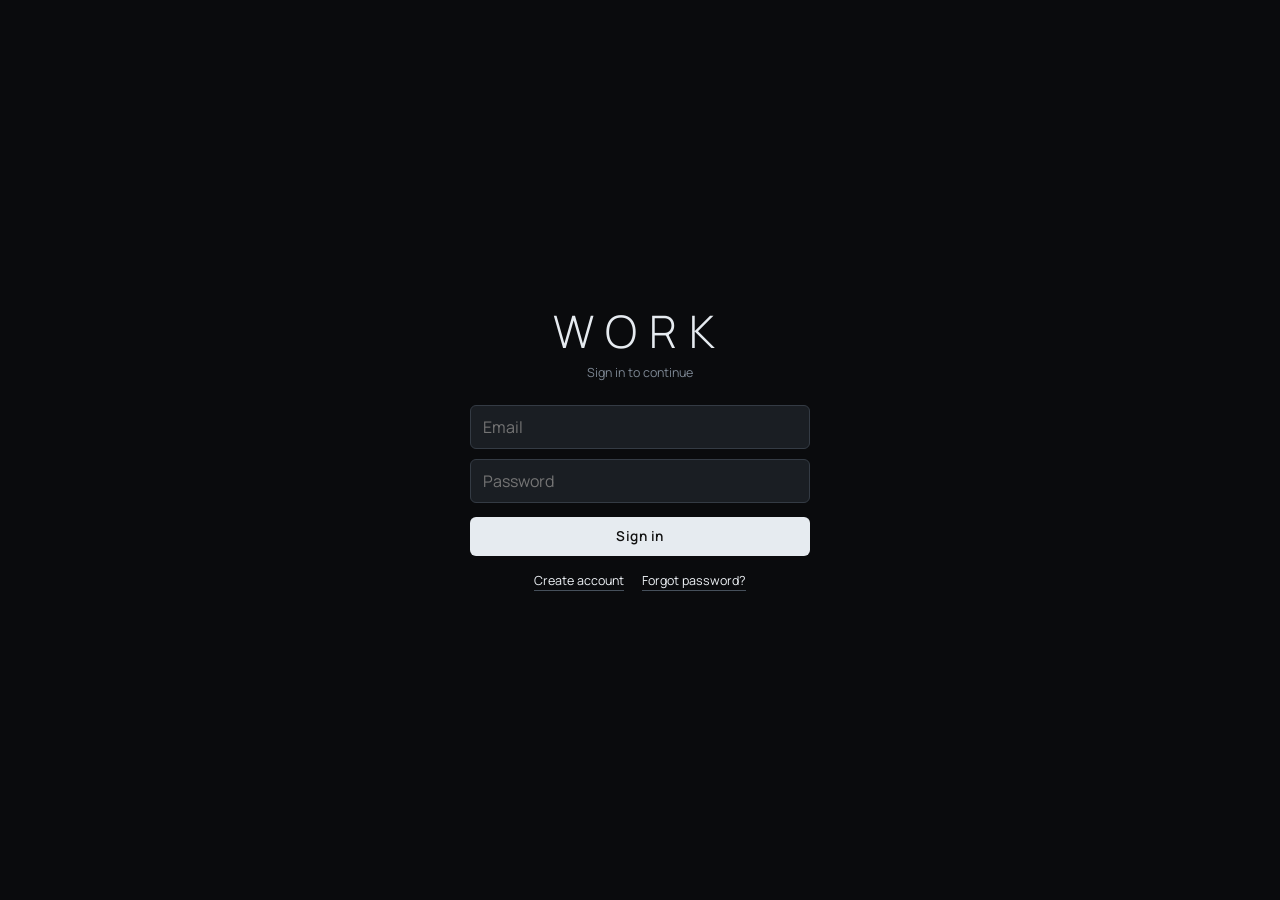
<file: lift-log/index.html>
<!DOCTYPE html>
<html lang="en">
<head>
<meta charset="UTF-8">
<meta name="viewport" content="width=device-width, initial-scale=1.0, maximum-scale=1.0, user-scalable=no, viewport-fit=cover">
<title>WORK: Lift Log</title>
<link rel="icon" type="image/png" href="./icon-192.png">
<link rel="apple-touch-icon" href="./icon-512.png">
<link rel="manifest" href="./manifest.json">
<meta name="theme-color" content="#0a0b0d">
<meta name="apple-mobile-web-app-capable" content="yes">
<meta name="mobile-web-app-capable" content="yes">
<meta name="apple-mobile-web-app-status-bar-style" content="black-translucent">
<meta name="apple-mobile-web-app-title" content="WORK">
<link href="fonts/fonts.css" rel="stylesheet">
<style>
:root{
  /* Titanium: graphite surfaces, platinum accent, one cool steel-blue, mint for done */
  --bg:#0a0b0d;--s0:#0f1114;--s1:#14171b;--s2:#1a1e23;--s3:#21262c;
  --b0:#262b32;--b1:#343b44;--b2:#46505b;
  --red:#e6ebf0;--red2:#c9d0d8;--redg:rgba(230,235,240,.08);
  --blue:#8fa6bd;--blue2:#7890a8;--blueg:rgba(143,166,189,.10);
  --green:#7fd1b9;--greeng:rgba(127,209,185,.10);
  --purple:#b7a6e0;--purpleg:rgba(183,166,224,.10);
  --orange:#e8c27a;--orangeg:rgba(232,194,122,.10);
  --text:#a9b1bb;--text2:#eef2f6;--muted:#4b535d;--muted2:#7c8692;
  --danger:#ef7a7a;--r:4px;
}
*{box-sizing:border-box;margin:0;padding:0;-webkit-tap-highlight-color:transparent}
html,body{height:100%;overflow:hidden;overscroll-behavior:none}
body{background:var(--bg);color:var(--text);font-family:'Manrope',sans-serif;font-size:14px;position:fixed;top:0;left:0;right:0;bottom:0;overflow:hidden;overscroll-behavior:none}
body::before{content:"";position:fixed;top:0;left:0;right:0;height:env(safe-area-inset-top);background:var(--bg);z-index:150}
#scroll{position:absolute;inset:0;overflow-y:auto;overflow-x:hidden;-webkit-overflow-scrolling:touch;overscroll-behavior-y:contain}

/* NAV */
nav{background:var(--s0);border-top:1px solid var(--b0);position:fixed;bottom:0;left:0;right:0;z-index:200;display:flex;padding-bottom:env(safe-area-inset-bottom);touch-action:none;user-select:none;-webkit-user-select:none;-webkit-touch-callout:none}
nav img{-webkit-user-drag:none;user-drag:none;pointer-events:none}
.nav-logo{font-family:'Saira Semi Condensed',sans-serif;font-size:1.5rem;font-weight:700;letter-spacing:6px;color:var(--red);padding:0 18px;border-right:1px solid var(--b0);display:flex;align-items:center;flex-shrink:0}
.nav-tabs{display:flex;flex:1;max-width:600px;margin:0 auto}
.nav-tabs::-webkit-scrollbar{display:none}
.nav-tab{flex:1;min-height:56px;padding:7px 0 6px;display:flex;flex-direction:column;align-items:center;justify-content:center;gap:4px;font-size:0.6rem;font-weight:600;letter-spacing:.4px;color:var(--muted2);cursor:pointer;border-top:2px solid transparent;margin-top:-1px;transition:color .15s}
.nav-tab svg{width:21px;height:21px;fill:none;stroke:currentColor;stroke-width:1.7;stroke-linecap:round;stroke-linejoin:round}
.nav-tab:hover{color:var(--text)}
.nav-tab.active{color:var(--red);border-top-color:var(--red)}

/* PAGES */
.page{display:none;padding:calc(18px + env(safe-area-inset-top)) 14px calc(90px + env(safe-area-inset-bottom));max-width:960px;margin:0 auto}
.page.active{display:block}

/* TYPE */
.pg-title{font-family:'Saira Semi Condensed',sans-serif;font-size:2rem;font-weight:600;letter-spacing:.5px;color:var(--text2);line-height:1}
.pg-sub{font-size:0.78rem;color:var(--muted2);margin-top:3px}
.sec-title{font-family:'Saira Semi Condensed',sans-serif;font-size:1.05rem;font-weight:700;letter-spacing:1.5px;color:var(--text2);text-transform:uppercase}

/* CARDS */
.card{background:var(--s1);border:1px solid var(--b0);border-radius:var(--r);padding:16px;margin-bottom:12px}

/* BUTTONS */
.btn{display:inline-flex;align-items:center;justify-content:center;gap:5px;padding:9px 16px;border-radius:6px;font-size:0.75rem;font-weight:600;letter-spacing:.5px;cursor:pointer;border:none;transition:all .15s;font-family:'Manrope',sans-serif;line-height:1;white-space:nowrap}
.btn-red{background:var(--red);color:#111111}.btn-red:active{background:var(--red2)}
.btn-blue{background:var(--blue);color:#fff}.btn-blue:active{background:var(--blue2)}
.btn-outline{background:transparent;color:var(--text);border:1px solid var(--b1)}.btn-outline:active{border-color:var(--red);color:var(--red)}
.btn-ghost{background:transparent;color:var(--muted);border:none;padding:7px 10px}.btn-ghost:active{color:var(--danger)}
.btn-success{background:var(--green);color:#111111;font-weight:700}
.btn-orange{background:var(--orange);color:#07101f;font-weight:700}
.btn-sm{padding:6px 12px;font-size:0.7rem}
.btn-xs{padding:4px 8px;font-size:0.65rem;border-radius:4px}
.btn-icon{padding:7px;border-radius:6px;background:var(--s2);border:1px solid var(--b0);color:var(--muted2);cursor:pointer;display:inline-flex;align-items:center;justify-content:center;transition:all .15s}
.btn-icon:active{border-color:var(--red);color:var(--red)}

/* FORMS */
input,select,textarea{background:var(--s2);border:1px solid var(--b1);color:var(--text2);border-radius:6px;padding:10px 12px;font-family:'Manrope',sans-serif;font-size:16px;width:100%;transition:border-color .15s;-webkit-appearance:none;appearance:none}
input:focus,select:focus,textarea:focus{outline:none;border-color:var(--red);background:var(--s3)}
select{background-image:url("data:image/svg+xml,%3Csvg xmlns='http://www.w3.org/2000/svg' width='12' height='8' viewBox='0 0 12 8'%3E%3Cpath d='M1 1l5 5 5-5' stroke='%236a85a8' stroke-width='1.5' fill='none' stroke-linecap='round'/%3E%3C/svg%3E");background-repeat:no-repeat;background-position:right 12px center;padding-right:32px}
select option{background:var(--s2);color:var(--text2)}
textarea{resize:vertical;min-height:56px;line-height:1.5}
label{font-size:0.65rem;color:var(--muted2);letter-spacing:.8px;text-transform:uppercase;display:block;margin-bottom:5px;font-weight:600}
.field{margin-bottom:12px}
.row2{display:grid;grid-template-columns:1fr 1fr;gap:10px}
.row3{display:grid;grid-template-columns:1fr 1fr 1fr;gap:10px}

/* TAGS */
.tag{display:inline-flex;align-items:center;padding:2px 7px;border-radius:4px;font-size:0.62rem;font-weight:700;letter-spacing:.6px;text-transform:uppercase;gap:3px}
.tag-red{background:var(--redg);color:var(--red);border:1px solid rgba(230,235,240,.18)}
.tag-blue{background:var(--blueg);color:var(--blue);border:1px solid rgba(143,166,189,.2)}
.tag-green{background:var(--greeng);color:var(--green);border:1px solid rgba(127,209,185,.2)}
.tag-purple{background:var(--purpleg);color:var(--purple);border:1px solid rgba(155,127,232,.2)}
.tag-muted{background:rgba(124,134,146,.12);color:var(--muted2);border:1px solid var(--b0)}
.tag-orange{background:var(--orangeg);color:var(--orange);border:1px solid rgba(232,194,122,.2)}

/* DIVIDER */
.div{border:none;border-top:1px solid var(--b0);margin:14px 0}

/* EMPTY */
.empty{text-align:center;padding:48px 20px;color:var(--muted)}
.empty svg{margin-bottom:12px;opacity:.3}
.empty p{font-size:0.88rem;line-height:1.6}
.empty strong{color:var(--muted2)}

/* UTILS */
.fb{display:flex;align-items:center;justify-content:space-between}
.fg{display:flex;align-items:center;gap:8px}
.fwrap{display:flex;align-items:center;gap:8px;flex-wrap:wrap}
.mt4{margin-top:4px}.mt8{margin-top:8px}.mt12{margin-top:12px}.mt16{margin-top:16px}
.mb4{margin-bottom:4px}.mb8{margin-bottom:8px}.mb12{margin-bottom:12px}.mb16{margin-bottom:16px}
.mono{font-family:'IBM Plex Mono',monospace}
.sec-title,.workout-preview-name,.log-ex-name,.modal-title{font-weight:600;letter-spacing:.6px}
.login-ov{position:fixed;inset:0;z-index:2000;background:var(--bg);display:none;align-items:center;justify-content:center;padding:calc(24px + env(safe-area-inset-top)) 24px calc(24px + env(safe-area-inset-bottom))}
.login-ov.open{display:flex}
.login-card{width:100%;max-width:340px;display:flex;flex-direction:column;gap:10px}
.login-logo{font-family:'Manrope',sans-serif;font-size:2.8rem;font-weight:300;letter-spacing:12px;color:var(--red);text-align:center;line-height:1}
.login-sub{font-size:0.78rem;color:var(--muted2);text-align:center;margin-bottom:14px}
.login-card .btn{width:100%;padding:13px 16px;font-size:0.85rem;margin-top:4px}
.login-links{display:flex;justify-content:center;gap:18px;flex-wrap:wrap;font-size:0.78rem;margin-top:6px}
.login-links a,.lnk{color:var(--text2);text-decoration:none;cursor:pointer;border-bottom:1px solid var(--b2);padding-bottom:1px}
.login-fine{font-size:0.68rem;color:var(--muted2);text-align:center;line-height:1.5;margin-top:4px}
.login-fine a{color:var(--text);text-decoration:underline}
.gear-btn{background:none;border:1px solid var(--b1);border-radius:6px;width:30px;height:26px;display:flex;align-items:center;justify-content:center;color:var(--muted2);cursor:pointer;margin-left:8px}
.gear-btn svg{width:15px;height:15px;fill:none;stroke:currentColor;stroke-width:1.8}
.seg{display:inline-flex;flex:none;border:1px solid var(--b1);border-radius:6px;overflow:hidden}
.seg button{background:transparent;color:var(--muted2);border:none;padding:8px 18px;font-family:'Manrope',sans-serif;font-weight:600;font-size:0.8rem;cursor:pointer}
.seg button.on{background:var(--red);color:#0a0b0d}
.st-row{display:flex;align-items:center;justify-content:space-between;gap:12px;padding:12px 0;border-bottom:1px solid var(--b0)}
.st-row>div{min-width:0}
.st-row .btn{flex:none}
.st-row:last-child{border-bottom:none}
.st-lbl{font-size:0.82rem;color:var(--text2)}
.st-sub{font-size:0.7rem;color:var(--muted2);margin-top:2px}
.danger-txt{color:var(--danger)}
.prog-card{background:var(--s1);border:1px solid var(--b0);border-radius:var(--r);padding:16px;margin-bottom:10px;cursor:pointer;transition:border-color .15s}
.prog-card:active{border-color:var(--red)}
.prog-name{font-family:'Saira Semi Condensed',sans-serif;font-size:1.2rem;font-weight:600;color:var(--text2)}
.prog-meta{font-size:0.72rem;color:var(--muted2);margin-top:3px}
.prog-days{font-size:0.75rem;color:var(--text);margin-top:8px;line-height:1.5}

/* ═══ TODAY ═══ */
.today-hdr{display:flex;align-items:flex-start;justify-content:space-between;margin-bottom:6px;gap:12px}
.today-date{font-family:'Saira Semi Condensed',sans-serif;font-size:2.15rem;font-weight:600;letter-spacing:.5px;color:var(--text2);line-height:1}
.today-sub{font-size:0.75rem;color:var(--muted2);margin-top:2px}
.stats-row{display:grid;grid-template-columns:repeat(4,1fr);gap:8px;margin-bottom:14px}
.stat-box{background:var(--s1);border:1px solid var(--b0);border-radius:var(--r);padding:12px 8px;text-align:center}
.stat-val{font-family:'Manrope',sans-serif;font-size:2rem;font-weight:300;font-variant-numeric:tabular-nums;line-height:1;margin-bottom:2px}
.stat-lbl{font-size:0.58rem;color:var(--muted2);letter-spacing:.8px;text-transform:uppercase;font-weight:600}
.workout-preview{background:var(--s1);border:1px solid var(--b0);border-radius:var(--r);overflow:hidden;margin-bottom:12px}
.workout-preview-hdr{padding:12px 16px;border-bottom:1px solid var(--b0);display:flex;align-items:center;justify-content:space-between}
.workout-preview-name{font-family:'Saira Semi Condensed',sans-serif;font-size:1.25rem;font-weight:700;letter-spacing:1px;color:var(--text2)}
.ex-row-preview{padding:9px 16px;border-bottom:1px solid var(--b0);display:flex;align-items:center;gap:10px}
.ex-row-preview:last-child{border-bottom:none}
.ex-preview-name{font-weight:500;font-size:0.85rem;flex:1;color:var(--text2)}
.ex-preview-meta{font-size:0.72rem;color:var(--muted2)}
.workout-preview-footer{padding:12px 16px;background:var(--s0)}
.log-summary{background:var(--s1);border:1px solid var(--b0);border-radius:var(--r);overflow:hidden;margin-bottom:12px}
.log-summary-hdr{padding:10px 16px;background:rgba(45,212,160,.06);border-bottom:1px solid rgba(45,212,160,.15);display:flex;align-items:center;gap:8px}
.log-entry-row{padding:9px 16px;border-bottom:1px solid var(--b0)}
.log-entry-row:last-child{border-bottom:none}

/* completion bar */
.comp-bar-wrap{height:4px;background:var(--b0);border-radius:2px;overflow:hidden;margin-top:6px}
.comp-bar{height:100%;background:var(--green);border-radius:2px;transition:width .4s}

/* bodyweight input on today */
.bw-input-row{background:var(--s1);border:1px solid var(--b0);border-radius:var(--r);padding:12px 16px;margin-bottom:12px;display:flex;align-items:center;gap:12px}

/* ═══ REST TIMER ═══ */
.timer-bar{position:fixed;bottom:calc(57px + env(safe-area-inset-bottom));left:0;right:0;z-index:500;background:var(--s0);border-top:1px solid var(--b0);padding:10px 16px;display:none;align-items:center;gap:12px;max-width:600px;margin:0 auto;border-bottom:1px solid var(--b0)}
#log-ov.open ~ .timer-bar{bottom:calc(61px + env(safe-area-inset-bottom))}
.timer-bar.active{display:flex}
.timer-ring{width:44px;height:44px;flex-shrink:0;position:relative}
.timer-ring svg{transform:rotate(-90deg)}
.timer-ring-bg{fill:none;stroke:var(--b1);stroke-width:3}
.timer-ring-fg{fill:none;stroke:var(--green);stroke-width:3;stroke-dasharray:113;stroke-dashoffset:0;transition:stroke-dashoffset .9s linear,stroke .3s}
.timer-ring-fg.warn{stroke:var(--orange)}
.timer-ring-fg.done{stroke:var(--red)}
.timer-num{position:absolute;inset:0;display:flex;align-items:center;justify-content:center;font-family:'Saira Semi Condensed',sans-serif;font-size:0.9rem;font-weight:700;color:var(--text2)}
.timer-info{flex:1}
.timer-label{font-size:0.72rem;color:var(--muted2);margin-bottom:1px}
.timer-msg{font-size:0.85rem;font-weight:600;color:var(--text2)}

/* ═══ BUILDER ═══ */
.builder-layout{display:grid;grid-template-columns:280px 1fr;gap:14px;align-items:start}
.workout-list-panel{background:var(--s1);border:1px solid var(--b0);border-radius:var(--r);overflow:hidden;position:sticky;top:calc(16px + env(safe-area-inset-top))}
.panel-hdr{padding:10px 14px;border-bottom:1px solid var(--b0);display:flex;align-items:center;justify-content:space-between;background:var(--s0)}
.panel-hdr-title{font-family:'Saira Semi Condensed',sans-serif;font-size:0.9rem;font-weight:700;letter-spacing:1.5px;text-transform:uppercase;color:var(--muted2)}
.w-list-item{padding:11px 14px;border-bottom:1px solid var(--b0);cursor:pointer;transition:all .15s;display:flex;align-items:center;gap:8px}
.w-list-item:last-child{border-bottom:none}
.w-list-item:hover,.w-list-item.active{background:var(--s2)}
.w-list-item.active{border-left:3px solid var(--red)}
.w-list-dot{width:6px;height:6px;border-radius:50%;background:var(--b2);flex-shrink:0}
.w-list-item.active .w-list-dot{background:var(--red)}
.w-list-name{font-weight:600;font-size:0.85rem;color:var(--text2);margin-bottom:1px}
.w-list-meta{font-size:0.7rem;color:var(--muted2)}
.editor-panel{background:var(--s1);border:1px solid var(--b0);border-radius:var(--r);overflow:hidden}
.editor-hdr{padding:12px 16px;border-bottom:1px solid var(--b0);background:var(--s0);display:flex;align-items:center;justify-content:space-between}
.editor-body{padding:14px}
.workout-name-input{background:transparent;border:none;border-bottom:2px solid var(--b1);border-radius:0;font-family:'Saira Semi Condensed',sans-serif;font-size:1.4rem;font-weight:700;letter-spacing:1px;color:var(--text2);padding:6px 0;width:100%;transition:border-color .15s}
.workout-name-input:focus{outline:none;border-bottom-color:var(--red);background:transparent}
.ex-card{background:var(--s2);border:1px solid var(--b0);border-radius:var(--r);margin-bottom:10px;overflow:hidden;transition:border-color .2s,box-shadow .2s}
.ex-card.dragging{opacity:.4;border-style:dashed}
.ex-card.drag-over{border-color:var(--blue);box-shadow:0 0 0 2px rgba(143,166,189,.2)}
.ex-card.type-run{border-color:rgba(155,127,232,.35)}
.ex-card.type-bw{border-color:rgba(45,212,160,.25)}
.alt-toggle-btn{background:var(--s3);border:1px solid var(--b1);color:var(--muted2);border-radius:6px;padding:6px 10px;font-size:0.68rem;font-weight:600;cursor:pointer;white-space:nowrap;font-family:'Manrope',sans-serif;flex-shrink:0;transition:all .15s}
.alt-toggle-btn.on{border-color:#fbbf24;color:#fbbf24;background:rgba(251,191,36,.08)}
.alt-block{background:var(--s0);border:1px solid rgba(251,191,36,.25);border-radius:6px;padding:10px;margin-bottom:10px}
.alt-label{font-size:0.62rem;font-weight:700;letter-spacing:.8px;text-transform:uppercase;color:#fbbf24;margin-bottom:6px}
.week-badge-a{display:inline-block;padding:1px 6px;border-radius:3px;font-size:0.58rem;font-weight:700;letter-spacing:.5px;text-transform:uppercase;background:rgba(255,255,255,.1);color:var(--text2);margin-right:3px}
.week-badge-b{display:inline-block;padding:1px 6px;border-radius:3px;font-size:0.58rem;font-weight:700;letter-spacing:.5px;text-transform:uppercase;background:rgba(251,191,36,.15);color:#fbbf24;margin-right:3px}
.ex-card-hdr{padding:9px 12px;display:flex;align-items:center;gap:7px;border-bottom:1px solid var(--b0);background:var(--s3);cursor:pointer;user-select:none}
.ex-drag{display:flex;flex-direction:column;gap:3px;padding:4px 2px;cursor:grab;opacity:.35;flex-shrink:0;touch-action:none}
.ex-drag:hover{opacity:.8}
.ex-drag span{display:block;width:14px;height:2px;background:var(--muted2);border-radius:1px}
.ex-order-btns{display:flex;gap:2px;flex-shrink:0}
.ex-order-btn{width:22px;height:22px;border-radius:4px;background:var(--s2);border:1px solid var(--b1);color:var(--muted2);cursor:pointer;display:flex;align-items:center;justify-content:center;font-size:0.6rem;transition:all .15s}
.ex-order-btn:hover:not(.dim){border-color:var(--blue);color:var(--blue)}
.ex-order-btn.dim{opacity:.2;cursor:default}
.ex-badge{font-family:'Saira Semi Condensed',sans-serif;font-size:1rem;font-weight:700;width:24px;height:24px;border-radius:5px;display:flex;align-items:center;justify-content:center;flex-shrink:0;background:var(--redg);color:var(--red)}
.ex-badge.run{background:var(--purpleg);color:var(--purple)}
.ex-badge.bw{background:var(--greeng);color:var(--green)}
.ex-name-display{flex:1;font-weight:600;font-size:0.85rem;color:var(--text2);min-width:0;overflow:hidden;text-overflow:ellipsis;white-space:nowrap}
.ex-name-display.empty-name{color:var(--muted);font-weight:400;font-style:italic}
.ex-collapse-btn{color:var(--muted);font-size:0.65rem;flex-shrink:0;transition:transform .2s}
.ex-collapse-btn.open{transform:rotate(180deg)}
.ex-card-body{padding:12px}
.ex-card-body.collapsed{display:none}
.type-toggle{display:flex;background:var(--s0);border:1px solid var(--b0);border-radius:6px;overflow:hidden;margin-bottom:10px}
.type-btn{flex:1;padding:7px 4px;text-align:center;font-size:0.62rem;font-weight:700;letter-spacing:.5px;text-transform:uppercase;cursor:pointer;color:var(--muted);border:none;background:none;font-family:'Manrope',sans-serif;transition:all .15s}
.type-btn.lift-on{background:var(--redg);color:var(--red)}
.type-btn.bw-on{background:var(--greeng);color:var(--green)}
.type-btn.run-on{background:var(--purpleg);color:var(--purple)}
.name-selector{display:flex;gap:6px;margin-bottom:10px}
.name-selector select,.name-selector input{flex:1}
.toggle-custom{background:var(--s3);border:1px solid var(--b1);color:var(--muted2);border-radius:6px;padding:9px 10px;font-size:0.68rem;font-weight:600;cursor:pointer;white-space:nowrap;font-family:'Manrope',sans-serif;flex-shrink:0;transition:all .15s}
.toggle-custom.on{border-color:var(--blue);color:var(--blue);background:var(--blueg)}
.sets-area{margin-bottom:10px}
.set-hdr{display:grid;gap:6px;margin-bottom:5px;padding:0 2px}
.set-hdr-lift{grid-template-columns:30px 1fr 1fr 26px}
.set-hdr-bw{grid-template-columns:30px 1fr 26px}
.set-hdr span{font-size:0.58rem;color:var(--muted2);text-transform:uppercase;letter-spacing:.6px;font-weight:600}
.set-row{display:grid;gap:6px;align-items:center;margin-bottom:6px}
.set-row-lift{grid-template-columns:30px 1fr 1fr 26px}
.set-row-bw{grid-template-columns:30px 1fr 26px}
.set-num{font-family:'IBM Plex Mono',monospace;font-size:0.65rem;color:var(--muted2);text-align:center;background:var(--s0);border-radius:4px;padding:4px 3px;border:1px solid var(--b0)}
.set-del{width:26px;height:26px;border-radius:5px;background:transparent;border:1px solid var(--b0);color:var(--muted);cursor:pointer;display:flex;align-items:center;justify-content:center;font-size:0.6rem;transition:all .15s}
.set-del:active{border-color:var(--danger);color:var(--danger)}
.add-set-btn{width:100%;padding:8px;background:transparent;border:1px dashed var(--b1);border-radius:6px;color:var(--muted2);font-size:0.7rem;font-weight:600;letter-spacing:.5px;cursor:pointer;text-align:center;font-family:'Manrope',sans-serif;transition:all .15s;text-transform:uppercase}
.add-set-btn:active{border-color:var(--red);color:var(--red);background:var(--redg)}
.run-grid{display:grid;grid-template-columns:1fr 1fr 1fr;gap:8px;margin-bottom:10px}
.add-ex-strip{display:flex;gap:6px;padding:10px 14px;border-top:1px solid var(--b0);background:var(--s0)}
.add-ex-btn{flex:1;padding:9px 6px;border-radius:6px;font-size:0.68rem;font-weight:700;letter-spacing:.5px;text-transform:uppercase;cursor:pointer;border:1px solid var(--b1);background:var(--s1);color:var(--muted2);font-family:'Manrope',sans-serif;text-align:center;transition:all .15s}
.add-ex-btn:hover{background:var(--s2)}
.add-ex-btn.lift:hover{border-color:var(--red);color:var(--red);background:var(--redg)}
.add-ex-btn.bw:hover{border-color:var(--green);color:var(--green);background:var(--greeng)}
.add-ex-btn.run:hover{border-color:var(--purple);color:var(--purple);background:var(--purpleg)}

/* ═══ CALENDAR ═══ */
.cal-tabs{display:flex;background:var(--s0);border:1px solid var(--b0);border-radius:7px;overflow:hidden;margin-bottom:14px}
.cal-tab{flex:1;padding:8px;text-align:center;font-size:0.7rem;font-weight:600;letter-spacing:.5px;text-transform:uppercase;cursor:pointer;color:var(--muted);background:none;border:none;transition:all .15s;font-family:'Manrope',sans-serif}
.cal-tab.active{background:var(--red);color:#111111}
.cal-week-lbl{font-size:0.65rem;font-weight:700;letter-spacing:1.5px;text-transform:uppercase;color:var(--muted);margin-bottom:5px;font-family:'Saira Semi Condensed',sans-serif}
.week-grid{display:grid;grid-template-columns:repeat(7,1fr);gap:4px;margin-bottom:12px}
.day-cell{background:var(--s1);border:1px solid var(--b0);border-radius:6px;padding:7px 3px;text-align:center;cursor:pointer;transition:all .15s;min-height:66px;display:flex;flex-direction:column;align-items:center;gap:2px}
.day-cell:not(.rest):not(.future):active{background:var(--s2);border-color:var(--red)}
.day-cell.today{border-color:var(--red);background:rgba(212,43,43,.06)}
.day-cell.rest{opacity:.28;cursor:default}
.day-cell.future{opacity:.5}
.day-cell.manual-rest{opacity:.4;background:rgba(245,158,11,.04);border-color:rgba(232,194,122,.3)}
.day-cell.logged{border-color:var(--green);background:rgba(45,212,160,.05)}
.day-nm{font-size:0.52rem;color:var(--muted);letter-spacing:1px;text-transform:uppercase;font-weight:700}
.day-n{font-family:'Saira Semi Condensed',sans-serif;font-size:1.35rem;font-weight:700;line-height:1;color:var(--text)}
.day-cell.today .day-n{color:var(--red)}
.day-wlbl{font-size:0.5rem;color:var(--blue);background:var(--blueg);padding:1px 3px;border-radius:3px;width:100%;overflow:hidden;text-overflow:ellipsis;white-space:nowrap;border:1px solid rgba(74,143,212,.15)}
.day-chk{font-size:0.58rem;color:var(--green)}
/* monthly cal */
.month-nav{display:flex;align-items:center;justify-content:space-between;margin-bottom:10px}
.month-title{font-family:'Saira Semi Condensed',sans-serif;font-size:1.1rem;font-weight:700;letter-spacing:1px}
.month-grid{display:grid;grid-template-columns:repeat(7,1fr);gap:3px;margin-bottom:14px}
.month-day-hdr{font-size:0.55rem;color:var(--muted);text-align:center;text-transform:uppercase;letter-spacing:.8px;font-weight:700;padding-bottom:4px}
.month-cell{background:var(--s1);border:1px solid var(--b0);border-radius:5px;min-height:46px;padding:4px;cursor:pointer;transition:all .15s;display:flex;flex-direction:column;gap:2px}
.month-cell.empty{background:transparent;border-color:transparent;cursor:default}
.month-cell.today{border-color:var(--red);background:rgba(212,43,43,.06)}
.month-cell.logged{border-color:var(--green);background:rgba(45,212,160,.05)}
.month-cell.rest-day{opacity:.3}
.month-cell.manual-rest-day{opacity:.45;border-color:rgba(232,194,122,.3)}
.month-n{font-family:'Saira Semi Condensed',sans-serif;font-size:1rem;font-weight:700;line-height:1;color:var(--text2)}
.month-cell.today .month-n{color:var(--red)}
.month-wlbl{font-size:0.5rem;color:var(--blue);white-space:nowrap;overflow:hidden;text-overflow:ellipsis}
.month-chk{font-size:0.55rem;color:var(--green)}

/* ═══ LOG MODAL ═══ */
.overlay{display:none;position:fixed;inset:0;background:rgba(0,0,0,.8);z-index:300;align-items:flex-end;justify-content:center;padding:0}
.overlay.open{display:flex}
.modal{background:var(--s1);border-top:1px solid var(--b1);border-radius:16px 16px 0 0;width:100%;max-width:600px;max-height:92vh;overflow:hidden;display:flex;flex-direction:column}
.modal-hdr{padding:14px 18px 12px;border-bottom:1px solid var(--b0);display:flex;align-items:center;justify-content:space-between;flex-shrink:0;background:var(--s0)}
.modal-title{font-family:'Saira Semi Condensed',sans-serif;font-size:1.15rem;font-weight:700;letter-spacing:1px;color:var(--text2)}
.modal-close{width:28px;height:28px;border-radius:6px;background:var(--s2);border:none;color:var(--muted2);cursor:pointer;display:flex;align-items:center;justify-content:center;font-size:1rem}
.modal-scroll{flex:1;overflow-y:auto;padding:12px 14px}
.modal-footer{padding:10px 14px calc(10px + env(safe-area-inset-bottom));border-top:1px solid var(--b0);flex-shrink:0;background:var(--s0);display:flex;gap:8px}
.modal-footer .btn{flex:1;padding:11px}

/* completion strip in modal header */
.modal-comp{display:flex;align-items:center;gap:8px;padding:8px 14px;background:var(--s0);border-bottom:1px solid var(--b0);flex-shrink:0}
.modal-comp-pct{font-family:'Saira Semi Condensed',sans-serif;font-size:1rem;font-weight:700;color:var(--green);min-width:36px}
.modal-comp-bar{flex:1;height:5px;background:var(--b0);border-radius:3px;overflow:hidden}
.modal-comp-fill{height:100%;background:var(--green);border-radius:3px;transition:width .3s}

.log-ex{background:var(--s2);border:1px solid var(--b0);border-radius:var(--r);margin-bottom:10px;overflow:hidden}
.log-ex.type-run{border-color:rgba(155,127,232,.3)}
.log-ex-hdr{padding:9px 14px;background:var(--s3);border-bottom:1px solid var(--b0);display:flex;align-items:center;gap:8px}
.log-ex-name{font-family:'Saira Semi Condensed',sans-serif;font-size:1rem;font-weight:700;letter-spacing:.8px;color:var(--text2)}
.log-ex-body{padding:10px 12px}
.log-set-grid{display:grid;gap:6px;align-items:center;margin-bottom:8px}
.log-set-grid input,.log-set-grid select{height:44px;min-width:0}
.log-set-grid .rpe-sel{padding:0 4px;text-align:center;text-align-last:center;background-image:none}
.inp-wrap{position:relative;min-width:0}
.inp-last{position:absolute;top:3px;right:6px;font-family:'IBM Plex Mono',monospace;font-size:0.55rem;color:var(--muted2);pointer-events:none;letter-spacing:.2px}
.lsg-lift{grid-template-columns:28px 1fr 1fr 54px 40px 44px}
.lsg-bw{grid-template-columns:28px 1fr 54px 40px 44px}
.vol-row{background:var(--s1);border:1px solid var(--b0);border-radius:var(--r);padding:9px 11px;margin-bottom:7px}
.vol-hdr{display:flex;align-items:baseline;justify-content:space-between;gap:8px;margin-bottom:6px}
.vol-name{font-weight:700;font-size:0.8rem;color:var(--text2)}
.vol-meta{font-size:0.64rem;color:var(--muted2);font-family:'IBM Plex Mono',monospace;text-align:right}
.vol-bar-wrap{height:5px;background:var(--s3);border-radius:3px;overflow:hidden}
.vol-bar{height:100%;background:var(--blue);border-radius:3px;transition:width .3s}
.rpe-sel{width:100%;padding:6px 1px;font-size:0.68rem;text-align:center;background:var(--s2);color:var(--text);border:1px solid var(--b1);border-radius:5px;font-family:'IBM Plex Mono',monospace;appearance:none;-webkit-appearance:none;text-align-last:center}
.rpe-sel:focus{outline:none;border-color:var(--blue)}
.ex-act{background:none;border:1px solid var(--b1);color:var(--muted2);border-radius:5px;font:600 0.62rem 'Manrope',sans-serif;letter-spacing:.4px;padding:4px 8px;cursor:pointer;flex:none}
.ex-act-x{padding:4px 7px}
.log-set-num.warm{color:var(--orange);background:var(--orangeg);border:1px solid rgba(232,194,122,.3);cursor:pointer}
.log-set-num{cursor:pointer;user-select:none;-webkit-user-select:none}
.log-set-grid.is-warm input,.log-set-grid.is-warm select{opacity:.6}
.set-tools{display:flex;gap:16px;align-items:center;flex-wrap:wrap;font-size:0.72rem;margin:2px 0 4px}
.set-tip{margin-left:auto;font-size:0.62rem;color:var(--muted)}
.log-add-ex{width:100%;margin:4px 0 8px;padding:11px}
.extra-sess{margin-top:10px}
.quick-row{margin-top:10px}.quick-row .btn{width:100%;padding:11px}
.xp-ov{z-index:400}
.xp-modal{height:86vh}
.xp-item{display:flex;align-items:center;justify-content:space-between;gap:12px;padding:12px 4px;border-bottom:1px solid var(--b0);cursor:pointer;color:var(--text2);font-size:0.86rem}
.xp-item:active{background:var(--s2)}
.xp-new{color:var(--red);font-weight:600}
.xp-mg{font-size:0.66rem;color:var(--muted2);flex:none}
.xp-sec{font-size:0.62rem;letter-spacing:1px;text-transform:uppercase;color:var(--muted2);padding:14px 4px 6px}
.fin-ov{z-index:450;align-items:center}
.tour-ov{z-index:480;background:var(--bg);align-items:stretch}
.tour{width:100%;max-width:480px;margin:0 auto;display:flex;flex-direction:column;padding:calc(18px + env(safe-area-inset-top)) 22px calc(18px + env(safe-area-inset-bottom))}
.tour-top{display:flex;justify-content:space-between;align-items:center;min-height:32px}
.tour-brand{font-family:'Manrope',sans-serif;font-weight:300;letter-spacing:8px;color:var(--text2);font-size:0.95rem}
.tour-skip{background:none;border:none;color:var(--muted2);font:600 0.8rem 'Manrope',sans-serif;cursor:pointer;padding:6px 2px}
.tour-track{flex:1;display:flex;overflow:hidden;touch-action:pan-y}
.tour-slides{display:flex;width:100%;transition:transform .35s cubic-bezier(.2,.8,.2,1)}
.tour-slide{flex:0 0 100%;display:flex;flex-direction:column;justify-content:center;gap:22px;padding:10px 2px}
.tour-art{background:var(--s1);border:1px solid var(--b0);border-radius:14px;padding:18px 16px;min-height:150px;display:flex;flex-direction:column;justify-content:center;gap:10px}
.tour-kicker{font-size:0.66rem;letter-spacing:2px;text-transform:uppercase;color:var(--muted2);font-weight:600}
.tour-h{font-family:'Saira Semi Condensed',sans-serif;font-weight:600;font-size:2rem;line-height:1.08;color:var(--text2);text-wrap:balance;margin-top:4px}
.tour-p{font-size:0.92rem;line-height:1.55;color:var(--text);max-width:36ch}
.tour-dots{display:flex;gap:7px;justify-content:center;margin:14px 0}
.tour-dot{width:7px;height:7px;border-radius:50%;background:var(--b2);transition:all .25s}
.tour-dot.on{background:var(--red);width:20px;border-radius:4px}
.tour-nav{display:flex;gap:10px}
.tour-nav .btn{flex:1;padding:13px}
.tour-nav .btn-outline[hidden]{display:none}
/* mini mockups */
.tm-row{display:grid;grid-template-columns:26px 1fr 1fr 40px;gap:6px;align-items:center}
.tm-num{font:500 0.6rem 'IBM Plex Mono',monospace;color:var(--muted2);background:var(--s0);border-radius:4px;text-align:center;padding:5px 0}
.tm-num.w{color:var(--orange);background:var(--orangeg);border:1px solid rgba(232,194,122,.3)}
.tm-box{position:relative;background:var(--s0);border:1px solid var(--b1);border-radius:6px;padding:12px 8px 6px;font-size:0.95rem;color:var(--text2);font-variant-numeric:tabular-nums}
.tm-box i{position:absolute;top:2px;right:5px;font:normal 0.5rem 'IBM Plex Mono',monospace;color:var(--muted2)}
.tm-chk{height:36px;border-radius:7px;border:1px solid var(--b1);display:flex;align-items:center;justify-content:center;color:transparent}
.tm-chk.on{background:var(--green);border-color:var(--green);color:#0a0b0d}
.tm-qw{display:flex;gap:4px}.tm-qw span{flex:1;text-align:center;font-size:0.6rem;color:var(--muted2);border:1px solid var(--b0);border-radius:5px;padding:5px 0}
.tm-card{border:1px solid var(--b0);border-radius:8px;padding:10px 12px;background:var(--s2)}
.tm-card b{font-family:'Saira Semi Condensed',sans-serif;font-weight:600;color:var(--text2);font-size:1rem}
.tm-card small{display:block;font-size:0.66rem;color:var(--muted2);margin-top:2px}
.tm-hdr{display:flex;align-items:center;gap:8px;background:var(--s3);border-radius:8px;padding:9px 10px}
.tm-hdr b{flex:1;font-family:'Saira Semi Condensed',sans-serif;font-weight:600;color:var(--text2)}
.tm-pill{font:600 0.58rem 'Manrope',sans-serif;border:1px solid var(--b1);color:var(--muted2);border-radius:5px;padding:3px 7px}
.tm-timer{display:flex;align-items:center;gap:14px}
.tm-ring{width:58px;height:58px;border-radius:50%;border:4px solid var(--b1);border-top-color:var(--red);border-right-color:var(--red);display:flex;align-items:center;justify-content:center;font-weight:300;font-size:1.3rem;color:var(--text2);transform:rotate(-20deg)}
.tm-ring span{transform:rotate(20deg)}
.tm-notif{flex:1;background:var(--s2);border:1px solid var(--b0);border-radius:12px;padding:9px 11px;font-size:0.7rem;color:var(--text)}
.tm-notif b{display:block;color:var(--text2);font-size:0.74rem}
.tm-pr{display:flex;justify-content:space-between;align-items:center;border-bottom:1px solid var(--b0);padding:7px 0;font-size:0.82rem;color:var(--text2)}
.tm-pr:last-child{border-bottom:none}
.tm-pr em{font-style:normal;font-weight:600;font-variant-numeric:tabular-nums}
.tm-spark{height:44px;width:100%}
@media (prefers-reduced-motion:reduce){.tour-slides{transition:none}}
.fin-modal{border-radius:16px;margin:0 14px;max-height:88vh;border:1px solid var(--b1)}
#fin-body{padding:26px 22px 18px}
.fin-kicker{font-size:0.66rem;letter-spacing:2px;text-transform:uppercase;color:var(--green);font-weight:600}
.fin-name{font-family:'Saira Semi Condensed',sans-serif;font-weight:600;font-size:2rem;color:var(--text2);line-height:1.1;margin-top:6px}
.fin-date{font-size:0.8rem;color:var(--muted2);margin-top:2px}
.fin-tiles{display:grid;grid-template-columns:repeat(3,1fr);gap:8px;margin-top:18px}
.fin-tile{background:var(--s2);border:1px solid var(--b0);border-radius:var(--r);padding:12px 6px;text-align:center}
.fin-val{font-weight:300;font-size:1.45rem;color:var(--text2);font-variant-numeric:tabular-nums}
.fin-lbl{font-size:0.58rem;letter-spacing:.8px;text-transform:uppercase;color:var(--muted2);margin-top:3px}
.fin-delta{margin-top:14px;font-size:0.82rem;font-weight:600}
.fin-delta.up{color:var(--green)}.fin-delta.down{color:var(--danger)}
.fin-prs{margin-top:16px;border-top:1px solid var(--b0);padding-top:12px}
.fin-prs-hdr{font-size:0.66rem;letter-spacing:1.5px;text-transform:uppercase;color:var(--orange);font-weight:700;margin-bottom:6px}
.fin-pr{display:flex;justify-content:space-between;gap:10px;padding:7px 0;font-size:0.86rem;color:var(--text2);border-bottom:1px solid var(--b0)}
.fin-pr span:last-child{font-weight:600;font-variant-numeric:tabular-nums}
.log-set-num{font-family:'IBM Plex Mono',monospace;font-size:0.65rem;color:var(--muted2);text-align:center;background:var(--s0);border-radius:4px;padding:4px 2px}
.sync-row{display:flex;justify-content:flex-end;margin-bottom:12px}
.sync-pill{position:relative;display:inline-flex;align-items:center;gap:3px;padding:2px 7px;border-radius:4px;font-size:0.62rem;font-weight:700;letter-spacing:.6px;text-transform:uppercase;white-space:nowrap;cursor:pointer;border:1px solid var(--b1);background:var(--s0);color:var(--muted);transition:all .2s}
.sync-pill::after{content:'';position:absolute;inset:-10px}
.sync-pill.sb-ok{color:var(--muted2);border-color:var(--b1)}
.sync-pill.sb-wait{color:var(--blue);border-color:var(--blue)}
.sync-pill.sb-off{color:var(--muted);border-color:var(--b1)}
.sync-pill.sb-err{color:var(--orange);border-color:var(--orange);background:var(--redg)}
.draft-notice{display:flex;align-items:center;gap:8px;padding:8px 11px;margin-bottom:10px;border:1px solid var(--orange);border-radius:7px;font-size:0.7rem;color:var(--orange)}
.chk{width:44px;height:44px;border-radius:8px;border:1.5px solid var(--b2);background:transparent;cursor:pointer;display:flex;align-items:center;justify-content:center;transition:all .15s;flex-shrink:0}
.chk.on{background:var(--green);border-color:var(--green)}
.chk svg{width:18px;height:18px;stroke:#07101f;fill:none;stroke-width:2.5;stroke-linecap:round;stroke-linejoin:round;display:none}
.chk.on svg{display:block}
.pr-badge{font-size:0.58rem;font-weight:700;color:var(--red);background:var(--redg);padding:1px 5px;border-radius:3px;border:1px solid rgba(230,235,240,.18)}
.log-run-grid{display:grid;grid-template-columns:1fr 1fr 1fr;gap:8px;margin-bottom:8px}
.log-pr-hint{font-size:0.68rem;color:var(--muted2);padding:3px 0 7px;display:flex;align-items:center;gap:5px}
/* Last session comparison row */
.log-last-row{display:grid;gap:6px;align-items:center;margin-bottom:2px;opacity:.45}
.log-last-lift{grid-template-columns:28px 1fr 1fr 54px 40px 44px}
.log-last-bw{grid-template-columns:28px 1fr 54px 40px 44px}
.log-last-val{font-size:0.68rem;color:var(--muted2);font-family:'IBM Plex Mono',monospace;background:var(--s0);border:1px solid var(--b0);border-radius:4px;padding:4px 8px;text-align:center}
.log-last-lbl{font-size:0.58rem;color:var(--muted);text-align:center;font-family:'IBM Plex Mono',monospace}
/* Quick weight buttons */
.qw-btns{display:none;gap:4px;margin:-2px 0 10px}
.qw-btns.on{display:flex}
.qw-btn{flex:1;padding:9px 4px;background:var(--s3);border:1px solid var(--b1);border-radius:4px;color:var(--muted2);font-size:0.62rem;font-weight:700;cursor:pointer;font-family:'Manrope',sans-serif;text-align:center;transition:all .15s}
.qw-btn:active{border-color:var(--red);color:var(--red);background:rgba(255,255,255,.06)}
.qw-btn.minus{color:var(--muted)}
/* timer button in set row */
.timer-btn{width:40px;height:44px;border-radius:5px;background:var(--s0);border:1px solid var(--b1);color:var(--muted2);cursor:pointer;display:flex;align-items:center;justify-content:center;flex-shrink:0;font-size:0.65rem;transition:all .15s}
.timer-btn:active{border-color:var(--orange);color:var(--orange);background:var(--orangeg)}
.timer-btn.running{border-color:var(--orange);color:var(--orange);background:var(--orangeg)}

/* ═══ PHASES ═══ */
.phase-card{background:var(--s1);border:1px solid var(--b0);border-radius:var(--r);overflow:hidden;margin-bottom:10px}
.phase-card.active-p .phase-card-hdr{background:rgba(230,235,240,.05);border-bottom-color:rgba(230,235,240,.18)}
.phase-card-hdr{padding:13px 16px;border-bottom:1px solid var(--b0);display:flex;align-items:flex-start;justify-content:space-between;gap:10px}
.phase-name{font-weight:700;font-size:0.98rem;color:var(--text2);display:flex;align-items:center;gap:8px;flex-wrap:wrap}
.phase-meta{font-size:0.72rem;color:var(--muted2);margin-top:3px}
.phase-sched{padding:10px 16px;display:flex;gap:5px;flex-wrap:wrap}
.sched-chip{font-size:0.62rem;padding:3px 7px;border-radius:4px;background:var(--s2);border:1px solid var(--b0);color:var(--muted2);font-weight:600}
.sched-chip.on{border-color:rgba(143,166,189,.4);color:var(--blue);background:var(--blueg)}
.day-assign{display:flex;align-items:center;gap:10px;padding:6px 0;border-bottom:1px solid var(--b0)}
/* Phase summary */
.phase-summary-session{background:var(--s2);border:1px solid var(--b0);border-radius:6px;margin-bottom:8px;overflow:hidden}
.phase-summary-session-hdr{padding:9px 12px;display:flex;align-items:center;justify-content:space-between;cursor:pointer;gap:8px}
.phase-summary-session-hdr:active{background:var(--s3)}
.phase-summary-session-body{padding:0 12px 10px;border-top:1px solid var(--b0);display:none}
.phase-summary-ex{padding-top:8px;margin-bottom:4px}
.phase-summary-ex-name{font-size:0.8rem;font-weight:600;color:var(--text2);margin-bottom:3px;display:flex;align-items:center;gap:6px}
.phase-summary-set{font-size:0.7rem;color:var(--muted2);font-family:'IBM Plex Mono',monospace;padding:1px 0}
.phase-stat-grid{display:grid;grid-template-columns:repeat(3,1fr);gap:8px;margin-bottom:14px}
.phase-stat{background:var(--s2);border:1px solid var(--b0);border-radius:6px;padding:10px;text-align:center}
.phase-stat-val{font-family:'Saira Semi Condensed',sans-serif;font-size:1.5rem;font-weight:700;line-height:1;margin-bottom:2px}
.phase-stat-lbl{font-size:0.58rem;color:var(--muted2);letter-spacing:.6px;text-transform:uppercase;font-weight:600}
.day-assign:last-child{border-bottom:none}
.phase-day-lbl{font-family:'Saira Semi Condensed',sans-serif;font-size:0.88rem;font-weight:700;color:var(--muted2);letter-spacing:.5px;white-space:nowrap;padding-right:4px}
/* Phase calendar builder */
.pc-week-lbl{font-size:0.65rem;font-weight:700;letter-spacing:1.5px;text-transform:uppercase;color:var(--muted);margin-bottom:5px;font-family:'Saira Semi Condensed',sans-serif}
.pc-grid{display:grid;grid-template-columns:repeat(7,1fr);gap:5px;margin-bottom:12px}
.pc-day{border-radius:6px;padding:6px 3px;text-align:center;cursor:pointer;transition:all .15s;min-height:58px;display:flex;flex-direction:column;align-items:center;gap:2px;border:1px solid var(--b0);background:var(--s2);position:relative}
.pc-day:active{transform:scale(.96)}
.pc-day.has-workout{border-color:var(--red);background:rgba(255,255,255,.06)}
.pc-day.rest-day{opacity:.35}
.pc-day-nm{font-size:0.52rem;color:var(--muted);letter-spacing:1px;text-transform:uppercase;font-weight:700}
.pc-day-n{font-family:'Saira Semi Condensed',sans-serif;font-size:1.2rem;font-weight:700;line-height:1;color:var(--text)}
.pc-day-wo{font-size:0.48rem;color:var(--text2);background:rgba(255,255,255,.12);padding:2px 4px;border-radius:3px;width:100%;overflow:hidden;text-overflow:ellipsis;white-space:nowrap;line-height:1.3}
/* Workout picker sheet */
.wo-picker-ov{display:none;position:fixed;inset:0;background:rgba(0,0,0,.7);z-index:400;align-items:flex-end;justify-content:center}
.wo-picker-ov.open{display:flex}
.wo-picker{background:var(--s1);border-top:1px solid var(--b1);border-radius:16px 16px 0 0;width:100%;max-width:600px;max-height:70vh;overflow:hidden;display:flex;flex-direction:column}
.wo-picker-hdr{padding:14px 16px;border-bottom:1px solid var(--b0);background:var(--s0);flex-shrink:0;display:flex;align-items:center;justify-content:space-between}
.wo-picker-title{font-family:'Saira Semi Condensed',sans-serif;font-size:1.1rem;font-weight:700;letter-spacing:1px;color:var(--text2)}
.wo-picker-list{overflow-y:auto;flex:1}
.wo-picker-item{padding:13px 16px;border-bottom:1px solid var(--b0);cursor:pointer;display:flex;align-items:center;gap:10px;transition:background .15s}
.wo-picker-item:last-child{border-bottom:none}
.wo-picker-item:active{background:var(--s2)}
.wo-picker-item.selected{background:rgba(255,255,255,.06)}
.wo-picker-item.selected .wo-picker-dot{background:var(--red)}
.wo-picker-dot{width:8px;height:8px;border-radius:50%;background:var(--b2);flex-shrink:0}
.wo-picker-name{font-weight:600;font-size:0.88rem;color:var(--text2)}
.wo-picker-meta{font-size:0.72rem;color:var(--muted2);margin-top:1px}
.wo-rest-item{padding:13px 16px;border-bottom:1px solid var(--b0);cursor:pointer;display:flex;align-items:center;gap:10px;color:var(--muted2);font-size:0.85rem;font-weight:600}
.wo-rest-item:active{background:var(--s2)}
.day-assign:last-child{border-bottom:none}
.day-lbl{font-family:'Saira Semi Condensed',sans-serif;font-size:0.88rem;font-weight:700;letter-spacing:.5px;color:var(--muted2);min-width:48px}

/* ═══ HISTORY ═══ */
.hist-card{background:var(--s1);border:1px solid var(--b0);border-radius:var(--r);margin-bottom:8px;overflow:hidden}
.hist-card-hdr{padding:11px 14px;display:flex;align-items:center;justify-content:space-between;gap:8px;cursor:pointer}
.hist-card-hdr:active{background:var(--s2)}
.hist-name{font-weight:600;font-size:0.88rem;color:var(--text2)}
.hist-date{font-size:0.65rem;color:var(--muted2);font-family:'IBM Plex Mono',monospace;margin-top:2px}
.hist-detail{padding:0 14px 12px;border-top:1px solid var(--b0)}
.hist-ex{padding-top:10px}
.hist-ex-name{font-size:0.8rem;font-weight:600;color:var(--text2);display:flex;align-items:center;gap:6px;margin-bottom:3px}
.hist-set{font-size:0.72rem;color:var(--muted2);font-family:'IBM Plex Mono',monospace;padding:1px 0}
.pr-card{background:var(--s1);border:1px solid var(--b0);border-radius:var(--r);padding:11px 14px;margin-bottom:7px;display:flex;align-items:center;justify-content:space-between;gap:10px;cursor:pointer}
.pr-name{font-weight:600;font-size:0.88rem;color:var(--text2)}
.pr-date{font-size:0.65rem;color:var(--muted2);font-family:'IBM Plex Mono',monospace;margin-top:2px}
.pr-stat{text-align:right;flex-shrink:0}
.pr-acts{display:flex;flex-direction:column;gap:4px;flex-shrink:0}
.pr-act{width:26px;height:26px;border-radius:5px;border:1px solid var(--b1);display:flex;align-items:center;justify-content:center;font-size:0.7rem;color:var(--muted2);cursor:pointer;transition:all .15s}
.pr-act:active{background:var(--s3)}
.pr-act-del{color:var(--orange)}
.pr-weight{font-family:'Saira Semi Condensed',sans-serif;font-size:1.4rem;font-weight:700;color:var(--red);line-height:1}
.pr-reps{font-size:0.7rem;color:var(--muted2);margin-top:1px}

/* chart canvas */
.chart-wrap{background:var(--s2);border-radius:6px;padding:12px;margin-top:8px;position:relative}
canvas.chart{width:100%!important;height:160px!important}

/* ═══ STABS ═══ */
.stabs{display:flex;background:var(--s0);border:1px solid var(--b0);border-radius:7px;overflow:hidden;margin-bottom:14px}
.stab{flex:1;padding:8px;text-align:center;font-size:0.68rem;font-weight:600;letter-spacing:.5px;text-transform:uppercase;cursor:pointer;color:var(--muted);background:none;border:none;transition:all .15s;font-family:'Manrope',sans-serif}
.stab.active{background:var(--red);color:#111111}

/* BACKUP */
.backup-box{background:var(--s1);border:1px solid var(--b0);border-radius:var(--r);padding:14px;margin-top:14px}
.backup-box-title{font-size:0.7rem;font-weight:700;letter-spacing:.8px;text-transform:uppercase;color:var(--muted2);margin-bottom:8px}

/* PHASE MODAL */
.pm-overlay{display:none;position:fixed;inset:0;background:rgba(0,0,0,.8);z-index:300;align-items:flex-end;justify-content:center;padding:0}
.pm-overlay.open{display:flex}
.pm-modal{background:var(--s1);border-top:1px solid var(--b1);border-radius:16px 16px 0 0;width:100%;max-width:600px;max-height:92vh;overflow:hidden;display:flex;flex-direction:column}
.pm-hdr{padding:14px 18px;border-bottom:1px solid var(--b0);display:flex;align-items:center;justify-content:space-between;background:var(--s0);flex-shrink:0}
.pm-scroll{flex:1;overflow-y:auto;padding:14px}
.pm-footer{padding:10px 14px;border-top:1px solid var(--b0);background:var(--s0);flex-shrink:0;display:flex;gap:8px}
.pm-footer .btn{flex:1;padding:11px}

::-webkit-scrollbar{width:4px}
::-webkit-scrollbar-track{background:transparent}
::-webkit-scrollbar-thumb{background:var(--b1);border-radius:2px}

@media(max-width:680px){
  .builder-layout{grid-template-columns:1fr}
  .workout-list-panel{position:static}
  .run-grid{grid-template-columns:1fr}
  .row3{grid-template-columns:1fr 1fr}
  .stats-row{grid-template-columns:repeat(2,1fr)}
  .log-run-grid{grid-template-columns:1fr}
  .lsg-lift{grid-template-columns:28px 1fr 1fr 54px 40px 44px}
}
@media(max-width:400px){
  .stats-row{grid-template-columns:repeat(2,1fr)}
}
</style>
</head>
<body>

<nav>
  <div class="nav-tabs">
    <div class="nav-tab active" onclick="go('today')"><svg viewBox="0 0 24 24"><circle cx="12" cy="12" r="4"/><path d="M12 2.5v2M12 19.5v2M4.6 4.6l1.4 1.4M18 18l1.4 1.4M2.5 12h2M19.5 12h2M4.6 19.4 6 18M18 6l1.4-1.4"/></svg><span>Today</span></div>
    <div class="nav-tab" onclick="go('calendar')"><svg viewBox="0 0 24 24"><rect x="3.5" y="4.5" width="17" height="16" rx="2"/><path d="M16 2.5v4M8 2.5v4M3.5 10h17"/></svg><span>Calendar</span></div>
    <div class="nav-tab" onclick="go('builder')"><svg viewBox="0 0 24 24"><path d="M6.5 7v10M17.5 7v10M3.5 9.5v5M20.5 9.5v5M6.5 12h11"/></svg><span>Workouts</span></div>
    <div class="nav-tab" onclick="go('phases')"><svg viewBox="0 0 24 24"><path d="M12 3.5 3 8l9 4.5L21 8z"/><path d="m3 12.5 9 4.5 9-4.5"/><path d="m3 16.5 9 4.5 9-4.5" opacity=".55"/></svg><span>Phases</span></div>
    <div class="nav-tab" onclick="go('history')"><svg viewBox="0 0 24 24"><path d="M3.5 3.5v17h17"/><path d="m7.5 15 4-4.5 3 3 5-6"/></svg><span>History</span></div>
  </div>
</nav>

<div id="scroll">

<div id="page-today" class="page active"><div id="today-body"></div></div>

<div id="page-calendar" class="page">
  <div class="fb mb12"><div><div class="pg-title">Calendar</div><div class="pg-sub">Tap a day to log · long-press to mark rest</div></div></div>
  <div class="cal-tabs">
    <button class="cal-tab active" onclick="calTab('phase')">Phase View</button>
    <button class="cal-tab" onclick="calTab('month')">Monthly</button>
  </div>
  <div id="cal-phase-view"><div id="cal-body"></div></div>
  <div id="cal-month-view" style="display:none"><div id="cal-month-body"></div></div>
</div>

<div id="page-builder" class="page">
  <div class="fb mb14">
    <div><div class="pg-title">Workouts</div><div class="pg-sub">Build and save your workout templates</div></div>
    <button class="btn btn-red btn-sm" onclick="newWorkout()">+ New</button>
  </div>
  <div class="builder-layout">
    <div class="workout-list-panel" id="workout-list-panel">
      <div class="panel-hdr"><span class="panel-hdr-title">Saved</span><span id="wcount" style="font-size:0.68rem;color:var(--muted2)"></span></div>
      <div id="workout-list-items"><div class="empty" style="padding:20px 14px"><p style="font-size:0.8rem">No workouts yet</p></div></div>
    </div>
    <div class="editor-panel" id="editor-panel">
      <div class="editor-hdr">
        <span class="sec-title" id="editor-label" style="color:var(--muted2);font-size:0.9rem">Select or create a workout</span>
        <div class="fg" id="editor-hdr-btns" style="display:none">
          <button class="btn btn-ghost btn-sm" onclick="cancelEdit()">Cancel</button>
          <button class="btn btn-red btn-sm" onclick="saveWorkout()">Save</button>
        </div>
      </div>
      <div class="editor-body" id="editor-body">
        <div class="empty" style="padding:36px 20px">
          <svg width="36" height="36" viewBox="0 0 24 24" fill="none" stroke="currentColor" stroke-width="1.5"><rect x="3" y="3" width="18" height="18" rx="2"/><path d="M12 8v8M8 12h8"/></svg>
          <p>Pick a workout from the list<br>or create a new one</p>
        </div>
      </div>
      <div class="add-ex-strip" id="add-ex-strip" style="display:none">
        <div class="add-ex-btn lift" onclick="syncED();addEx('lift')">+ Lift</div>
        <div class="add-ex-btn bw" onclick="syncED();addEx('bw')">+ Bodyweight</div>
        <div class="add-ex-btn run" onclick="syncED();addEx('run')">+ Run</div>
      </div>
    </div>
  </div>
</div>

<div id="page-phases" class="page">
  <div class="fb mb14">
    <div><div class="pg-title">Phases</div><div class="pg-sub">Training blocks — assign workouts to days</div></div>
    <button class="btn btn-red btn-sm" onclick="openNewPhase()">+ New</button>
  </div>
  <div id="phases-body"></div>
</div>

<div id="page-history" class="page">
  <div class="pg-title mb4">History</div>
  <div class="pg-sub mb14">Sessions, records, and progress</div>
  <div class="stabs">
    <button class="stab active" onclick="hTab('logs')">Logs</button>
    <button class="stab" onclick="hTab('prs')">PRs</button>
    <button class="stab" onclick="hTab('charts')">Charts</button>
    <button class="stab" onclick="hTab('volume')">Volume</button>
    <button class="stab" onclick="hTab('bw')">Bodyweight</button>
  </div>
  <div id="h-logs-view"><div id="h-logs"></div></div>
  <div id="h-prs-view" style="display:none"><div id="h-prs"></div></div>
  <div id="h-charts-view" style="display:none"><div id="h-charts"></div></div>
  <div id="h-volume-view" style="display:none"><div id="h-volume"></div></div>
  <div id="h-bw-view" style="display:none"><div id="h-bw"></div></div>
</div>
<div id="page-settings" class="page">
  <div class="pg-title mb4">Settings</div>
  <div class="pg-sub mb14">Account, units, and your data</div>
  <div class="backup-box">
    <div class="backup-box-title">Account</div>
    <div id="acct-box"></div>
  </div>
  <div class="backup-box" style="margin-top:10px">
    <div class="backup-box-title">Units</div>
    <div class="st-row"><div><div class="st-lbl">Weight</div><div class="st-sub">Labels and the quick +/- buttons. Numbers you already logged aren't converted.</div></div>
      <div class="seg" id="unit-seg"><button onclick="setUnit('lb')">lb</button><button onclick="setUnit('kg')">kg</button></div></div>
  </div>
  <div class="backup-box" style="margin-top:10px">
    <div class="backup-box-title">Your data</div>
    <p style="font-size:0.75rem;color:var(--muted2);margin-bottom:10px">Save a copy of everything, or restore from a copy.</p>
    <div class="fwrap">
      <button class="btn btn-outline btn-sm" onclick="exportData()">Export</button>
      <button class="btn btn-outline btn-sm" onclick="document.getElementById('import-file').click()">Import</button>
      <input type="file" id="import-file" accept=".json,application/json" style="display:none" onchange="importData(this)">
    </div>
    <div id="backup-msg" style="margin-top:8px;font-size:0.75rem;display:none"></div>
  </div>
  <div class="backup-box" style="margin-top:10px">
    <div class="backup-box-title">About</div>
    <div class="st-row"><span class="st-lbl lnk" onclick="showTour()">Take the tour again</span></div>
    <div class="st-row"><a class="st-lbl lnk" href="https://teesheetapp.github.io/Fitness-Tracker/lift-log/privacy.html" target="_blank" rel="noopener">Privacy Policy</a></div>
    <div class="st-row"><a class="st-lbl lnk" href="https://teesheetapp.github.io/Fitness-Tracker/lift-log/terms.html" target="_blank" rel="noopener">Terms of Use</a></div>
    <div class="st-row"><a class="st-lbl lnk" href="https://teesheetapp.github.io/Fitness-Tracker/lift-log/support.html" target="_blank" rel="noopener">Help &amp; Support</a></div>
    <div class="st-row"><div class="st-sub">WORK: Lift Log <span id="app-ver"></span>. Not medical advice; check with a doctor before starting a new program.</div></div>
  </div>
</div>
</div><!-- /#scroll -->

<!-- WORKOUT PICKER (phase builder) -->
<div class="wo-picker-ov" id="wo-picker-ov">
  <div class="wo-picker">
    <div class="wo-picker-hdr">
      <div class="wo-picker-title" id="wo-picker-title">Pick Workout</div>
      <button class="modal-close" onclick="closeWoPicker()">✕</button>
    </div>
    <div class="wo-picker-list" id="wo-picker-list"></div>
  </div>
</div>

<!-- PR EDIT MODAL -->
<div id="pre-ov" class="overlay">
  <div class="modal">
    <div class="modal-hdr">
      <div class="modal-title">Edit PR · <span id="pre-title"></span></div>
      <button class="modal-close" onclick="closePREdit()">✕</button>
    </div>
    <div class="modal-scroll">
      <div class="row2">
        <div class="field"><label>Weight</label><input type="number" id="pre-w" oninput="updatePREstimate()" placeholder="weight"></div>
        <div class="field"><label>Reps</label><input type="number" id="pre-r" oninput="updatePREstimate()" placeholder="reps"></div>
      </div>
      <div class="field mt8"><label>Date</label><input type="date" id="pre-d"></div>
      <div id="pre-est" style="font-size:0.72rem;color:var(--orange);font-family:'IBM Plex Mono',monospace;margin-top:10px"></div>
      <p style="font-size:0.66rem;color:var(--muted);margin-top:10px">Saved values stick until you beat them. "Use Logs" recalculates this exercise from your logged sessions instead.</p>
    </div>
    <div class="modal-footer">
      <button class="btn btn-outline" onclick="revertPR()" style="flex:1">Use Logs</button>
      <button class="btn btn-red" onclick="savePREdit()" style="flex:1">Save</button>
    </div>
  </div>
</div>

<!-- PHASE SUMMARY MODAL -->
<div id="ps-overlay" class="overlay">
  <div class="modal" style="max-height:95vh">
    <div class="modal-hdr">
      <div class="modal-title" id="ps-modal-title">Phase Summary</div>
      <button class="modal-close" onclick="closePhaseSummary()">✕</button>
    </div>
    <div class="modal-scroll" id="ps-modal-body"></div>
  </div>
</div>

<!-- LOG MODAL -->
<div id="xp-ov" class="overlay xp-ov" onclick="if(event.target===this)closeExPicker()">
  <div class="modal xp-modal">
    <div class="modal-hdr"><div class="modal-title" id="xp-title">Add exercise</div><button class="modal-close" onclick="closeExPicker()">✕</button></div>
    <div style="padding:10px 14px 0"><input type="search" id="xp-q" placeholder="Search or type a new exercise" autocomplete="off" oninput="renderExPicker()" onkeydown="if(event.key==='Enter'){const f=document.querySelector('#xp-list .xp-item');if(f)f.click();}"></div>
    <div class="modal-scroll" id="xp-list"></div>
  </div>
</div>
<div id="qs-ov" class="overlay" onclick="if(event.target===this)closeQuickStart()">
  <div class="modal">
    <div class="modal-hdr"><div class="modal-title">Quick workout</div><button class="modal-close" onclick="closeQuickStart()">✕</button></div>
    <div class="modal-scroll" id="qs-list"></div>
  </div>
</div>
<div id="tour-ov" class="overlay tour-ov" role="dialog" aria-label="Welcome tour">
  <div class="tour">
    <div class="tour-top"><span class="tour-brand">WORK</span><button class="tour-skip" id="tour-skip" onclick="endTour('skip')">Skip</button></div>
    <div class="tour-track" id="tour-track"><div class="tour-slides" id="tour-slides"></div></div>
    <div class="tour-dots" id="tour-dots"></div>
    <div class="tour-nav"><button class="btn btn-outline" id="tour-back" onclick="tourGo(tourI-1)">Back</button><button class="btn btn-red" id="tour-next" onclick="tourNext()">Next</button></div>
  </div>
</div>
<div id="fin-ov" class="overlay fin-ov">
  <div class="modal fin-modal">
    <div class="modal-scroll" id="fin-body"></div>
    <div class="modal-footer">
      <button class="btn btn-red" id="fin-share" onclick="shareFinish()">Share</button>
      <button class="btn btn-outline" onclick="closeFinish()" style="flex:0;padding:11px 18px">Done</button>
    </div>
  </div>
</div>
<div id="log-ov" class="overlay">
  <div class="modal">
    <div class="modal-hdr">
      <div class="modal-title" id="log-title">Log Workout</div>
      <button class="modal-close" onclick="closeLog()">✕</button>
    </div>
    <div class="modal-comp" id="modal-comp">
      <span class="modal-comp-pct" id="comp-pct">0%</span>
      <div class="modal-comp-bar"><div class="modal-comp-fill" id="comp-fill" style="width:0%"></div></div>
      <span style="font-size:0.68rem;color:var(--muted2)" id="comp-sets">0/0 sets</span>
    </div>
    <div class="modal-scroll" id="log-body"></div>
    <div class="modal-footer">
      <button class="btn btn-success" onclick="saveLog()">✓ Save Session</button>
      <button class="btn btn-outline" onclick="closeLog()" style="flex:0;padding:11px 16px">Cancel</button>
    </div>
  </div>
</div>

<!-- PHASE MODAL -->
<div id="pm-ov" class="pm-overlay">
  <div class="pm-modal">
    <div class="pm-hdr">
      <span class="modal-title" id="pm-title">New Phase</span>
      <button class="modal-close" onclick="closePM()">✕</button>
    </div>
    <div class="pm-scroll" id="pm-body"></div>
    <div class="pm-footer">
      <button class="btn btn-red" onclick="savePhase()">Save Phase</button>
      <button class="btn btn-outline" onclick="closePM()" style="flex:0;padding:11px 16px">Cancel</button>
    </div>
  </div>
</div>

<!-- REST TIMER BAR -->
<div class="timer-bar" id="timer-bar">
  <div class="timer-ring">
    <svg width="44" height="44" viewBox="0 0 44 44">
      <circle class="timer-ring-bg" cx="22" cy="22" r="18"/>
      <circle class="timer-ring-fg" id="timer-ring-fg" cx="22" cy="22" r="18"/>
    </svg>
    <div class="timer-num" id="timer-num">90</div>
  </div>
  <div class="timer-info">
    <div class="timer-label">Rest Timer</div>
    <div class="timer-msg" id="timer-msg">Resting...</div>
  </div>
  <button class="btn btn-outline btn-sm" onclick="stopTimer()">Done</button>
</div>

<div class="login-ov" id="login-ov">
  <div class="login-card">
    <div class="login-logo">WORK</div>
    <div class="login-sub" id="lg-sub">Sign in to continue</div>
    <div id="lg-form" class="login-card" style="gap:10px"></div>
    <div id="lg-msg" style="font-size:0.75rem;text-align:center;min-height:1em;display:none"></div>
    <div id="lg-links" class="login-links"></div>
  </div>
</div>

<script>
// ══ STORAGE ══
const LEGAL_BASE='https://teesheetapp.github.io/Fitness-Tracker/lift-log';
const APP_VERSION='1.0.0';
const SUPA_URL='https://nirvqwuqmwjheilscyyi.supabase.co';
const SUPA_KEY='eyJhbGciOiJIUzI1NiIsInR5cCI6IkpXVCJ9.eyJpc3MiOiJzdXBhYmFzZSIsInJlZiI6Im5pcnZxd3VxbXdqaGVpbHNjeXlpIiwicm9sZSI6ImFub24iLCJpYXQiOjE3ODQ4Mzg1NDUsImV4cCI6MjEwMDQxNDU0NX0.VOJbqkw__zlKRJ1yJ7o-792QuwhI8imauGdRsOi2A4Q';
const SUPA_HEADERS={'Content-Type':'application/json','apikey':SUPA_KEY,'Authorization':'Bearer '+SUPA_KEY,'Prefer':'resolution=merge-duplicates,return=representation'};

// \u2550\u2550 AUTH \u2014 cloud data is readable only when signed in. Local data is never touched by sign-in or sign-out. \u2550\u2550
const AUTH_KEY='ll_auth';   // separate from the personal app, which shares this web address
const getSession=()=>{try{return JSON.parse(localStorage.getItem(AUTH_KEY))}catch{return null}};
function storeSession(d){
  if(!d||!d.access_token)return null;
  const prev=getSession()||{};
  const sess={access_token:d.access_token,refresh_token:d.refresh_token||prev.refresh_token,
    expires_at:d.expires_at?d.expires_at*1000:Date.now()+(d.expires_in||3600)*1000,
    email:(d.user&&d.user.email)||prev.email||'',uid:(d.user&&d.user.id)||prev.uid||''};
  try{localStorage.setItem(AUTH_KEY,JSON.stringify(sess));}catch(e){}
  return sess;
}
let authNeeded=false;   // set when the cloud rejects us; cleared on a good call
let refreshing=null;
let lastCallAsUser=false;  // a 200 from the anon key proves nothing once RLS is on    // one refresh at a time (Supabase rotates refresh tokens)
async function refreshSession(){
  const sess=getSession();if(!sess||!sess.refresh_token)return null;
  if(refreshing)return refreshing;
  refreshing=(async()=>{
    try{
      const r=await fetch(`${SUPA_URL}/auth/v1/token?grant_type=refresh_token`,{method:'POST',
        headers:{'Content-Type':'application/json','apikey':SUPA_KEY},body:JSON.stringify({refresh_token:sess.refresh_token})});
      if(r.status===400||r.status===401){authNeeded=true;return null;}  // token revoked/expired: keep stored email, ask to sign in again
      if(!r.ok)return null;                                               // network/server issue: try again later
      return storeSession(await r.json());
    }catch(e){return null;}
    finally{refreshing=null;}
  })();
  return refreshing;
}
// Headers for a cloud call. Signed in \u2192 user token. Not signed in \u2192 anon key (sees nothing once RLS is on).
async function authHeaders(prefer){
  let sess=getSession();
  if(sess&&sess.expires_at-Date.now()<120000){const n=await refreshSession();if(n)sess=n;}
  const tok=(sess&&sess.access_token&&sess.expires_at>Date.now())?sess.access_token:SUPA_KEY;
  lastCallAsUser=tok!==SUPA_KEY;
  return {...SUPA_HEADERS,'Authorization':'Bearer '+tok,'Prefer':prefer===undefined?SUPA_HEADERS.Prefer:prefer};
}
const isSignedIn=()=>{const s=getSession();return !!(s&&s.refresh_token);};
function noteAuthStatus(status){
  if(status===401||status===403){authNeeded=true;renderAccount();}
  else if(status>=200&&status<300&&lastCallAsUser&&authNeeded){authNeeded=false;renderAccount();}
}

// ══ USAGE + ERRORS ══
// Which features get used, and any errors, stored in this app's own database. Never sold, never used for ads.
const EVQ_KEY='ll_evq';let evTimer=null,errCount=0;const errSeen=new Set();
function track(event,props){
  try{
    const q=JSON.parse(localStorage.getItem(EVQ_KEY)||'[]');
    q.push({event,props:props||{},created_at:new Date().toISOString(),app_version:APP_VERSION,platform:NP()?'ios':'web'});
    localStorage.setItem(EVQ_KEY,JSON.stringify(q.slice(-200)));
  }catch(e){}
  clearTimeout(evTimer);evTimer=setTimeout(flushEvents,4000);
}
async function flushEvents(){
  if(!isSignedIn()||!navigator.onLine)return;
  let q;try{q=JSON.parse(localStorage.getItem(EVQ_KEY)||'[]');}catch(e){q=[];}
  if(!q.length)return;
  try{
    const r=await fetch(`${SUPA_URL}/rest/v1/app_events`,{method:'POST',headers:await authHeaders('return=minimal'),body:JSON.stringify(q)});
    // Sent, or rejected for good (e.g. table not set up yet): either way don't keep piling up
    if(r.ok||(r.status>=400&&r.status<500&&r.status!==401&&r.status!==403)){
      const now=JSON.parse(localStorage.getItem(EVQ_KEY)||'[]');localStorage.setItem(EVQ_KEY,JSON.stringify(now.slice(q.length)));
    }
  }catch(e){}
}
function trackError(msg,where){
  const m=String(msg||'').slice(0,300);if(!m||errSeen.has(m)||errCount>=5)return;
  errSeen.add(m);errCount++;track('error',{message:m,where:String(where||'').slice(0,200),page:document.querySelector('.page.active')?.id||''});
}
window.addEventListener('error',e=>trackError(e.message,(e.filename||'').split('/').pop()+':'+e.lineno+':'+e.colno));
window.addEventListener('unhandledrejection',e=>trackError(e.reason&&(e.reason.message||e.reason),'promise'));

// \u2550\u2550 ACCOUNT SCREENS \u2550\u2550
let gateMode='signin',gateEmail='';
const esc=t=>String(t).replace(/[&<>"]/g,c=>({'&':'&amp;','<':'&lt;','>':'&gt;','"':'&quot;'}[c]));
function gateSay(t,c){const m=document.getElementById('lg-msg');if(!m)return;m.textContent=t||'';m.style.color=c||'var(--muted2)';m.style.display=t?'block':'none';}
function renderGate(mode){
  gateMode=mode||gateMode;gateSay('');
  const f=document.getElementById('lg-form'),l=document.getElementById('lg-links'),sub=document.getElementById('lg-sub');if(!f)return;
  const em=esc(gateEmail||getSession()?.email||'');
  const emailIn=`<input type="email" id="lg-email" autocomplete="username" placeholder="Email" value="${em}">`;
  if(gateMode==='signin'){
    sub.textContent='Sign in to continue';
    f.innerHTML=emailIn+`<input type="password" id="lg-pw" autocomplete="current-password" placeholder="Password" onkeydown="if(event.key==='Enter')signIn('lg')"><button class="btn btn-red" onclick="signIn('lg')">Sign in</button>`;
    l.innerHTML=`<span class="lnk" onclick="renderGate('signup')">Create account</span><span class="lnk" onclick="renderGate('forgot')">Forgot password?</span>`;
  }else if(gateMode==='signup'){
    sub.textContent='Create your account';
    f.innerHTML=emailIn+`<input type="password" id="lg-pw" autocomplete="new-password" placeholder="Password (8+ characters)" onkeydown="if(event.key==='Enter')signUp()"><button class="btn btn-red" onclick="signUp()">Create account</button>
      <div class="login-fine">By creating an account you agree to the <a href="${LEGAL_BASE}/terms.html" target="_blank" rel="noopener">Terms</a> and <a href="${LEGAL_BASE}/privacy.html" target="_blank" rel="noopener">Privacy Policy</a>.</div>`;
    l.innerHTML=`<span class="lnk" onclick="renderGate('signin')">I already have an account</span>`;
  }else if(gateMode==='verify'){
    sub.textContent='Check your email';
    f.innerHTML=`<div class="login-fine" style="font-size:0.78rem;margin:0 0 4px">Enter the 6-digit code we sent to <strong style="color:var(--text2)">${em}</strong>.</div>
      <input type="text" id="lg-code" inputmode="numeric" autocomplete="one-time-code" maxlength="8" placeholder="Code" onkeydown="if(event.key==='Enter')verifyCode()"><button class="btn btn-red" onclick="verifyCode()">Verify</button>`;
    l.innerHTML=`<span class="lnk" onclick="resendCode()">Send a new code</span><span class="lnk" onclick="renderGate('signin')">Back</span>`;
  }else if(gateMode==='forgot'){
    sub.textContent='Reset your password';
    f.innerHTML=emailIn+`<button class="btn btn-red" onclick="sendReset()">Email me a code</button>`;
    l.innerHTML=`<span class="lnk" onclick="renderGate('signin')">Back</span>`;
  }else if(gateMode==='reset'){
    sub.textContent='Choose a new password';
    f.innerHTML=`<div class="login-fine" style="font-size:0.78rem;margin:0 0 4px">Enter the code we sent to <strong style="color:var(--text2)">${em}</strong> and a new password.</div>
      <input type="text" id="lg-code" inputmode="numeric" autocomplete="one-time-code" maxlength="8" placeholder="Code">
      <input type="password" id="lg-pw" autocomplete="new-password" placeholder="New password (8+ characters)" onkeydown="if(event.key==='Enter')doReset()"><button class="btn btn-red" onclick="doReset()">Set password and sign in</button>`;
    l.innerHTML=`<span class="lnk" onclick="sendReset(true)">Send a new code</span><span class="lnk" onclick="renderGate('signin')">Back</span>`;
  }
}
const gv=id=>(document.getElementById(id)?.value||'').trim();
async function authPost(path,body,token){
  const h={'Content-Type':'application/json','apikey':SUPA_KEY};if(token)h.Authorization='Bearer '+token;
  const r=await fetch(`${SUPA_URL}/auth/v1/${path}`,{method:'POST',headers:h,body:JSON.stringify(body)});
  const d=await r.json().catch(()=>({}));return{ok:r.ok,status:r.status,d};
}
const authErr=(d,fallback)=>d.msg||d.error_description||d.message||fallback;
async function finishSignIn(d){
  storeSession(d);authNeeded=false;
  hideLoginGate();renderAccount();renderSyncBadge();go('today');
  await syncFromSupabase();renderToday();
  maybeShowTour();
}
async function signUp(){
  const email=gv('lg-email'),pw=document.getElementById('lg-pw')?.value||'';
  if(!/^\S+@\S+\.\S+$/.test(email)){gateSay('Enter a valid email address.','var(--danger)');return;}
  if(pw.length<8){gateSay('Use at least 8 characters for your password.','var(--danger)');return;}
  gateSay('Creating your account\u2026');
  try{
    const r=await authPost('signup',{email,password:pw});
    if(!r.ok){gateSay(authErr(r.d,'Could not create the account. Try again.'),'var(--danger)');return;}
    gateEmail=email;
    track('sign_up');
    if(r.d.access_token){await finishSignIn(r.d);return;}
    renderGate('verify');
  }catch(e){gateSay('No connection. Try again when you are online.','var(--danger)');}
}
async function verifyCode(){
  const token=gv('lg-code');if(!token){gateSay('Enter the code from the email.','var(--danger)');return;}
  gateSay('Checking\u2026');
  try{
    let r=await authPost('verify',{type:'signup',email:gateEmail,token});
    if(!r.ok)r=await authPost('verify',{type:'email',email:gateEmail,token});
    if(!r.ok||!r.d.access_token){gateSay('That code didn\u2019t work. Check it or send a new one.','var(--danger)');return;}
    await finishSignIn(r.d);
  }catch(e){gateSay('No connection. Try again when you are online.','var(--danger)');}
}
async function resendCode(){
  try{const r=await authPost('resend',{type:'signup',email:gateEmail});
    gateSay(r.ok?'New code sent.':authErr(r.d,'Could not send a code right now.'),r.ok?'var(--green)':'var(--danger)');}
  catch(e){gateSay('No connection.','var(--danger)');}
}
async function sendReset(again){
  const email=again?gateEmail:gv('lg-email');
  if(!/^\S+@\S+\.\S+$/.test(email)){gateSay('Enter a valid email address.','var(--danger)');return;}
  gateSay('Sending\u2026');
  try{
    const r=await authPost('recover',{email});
    if(!r.ok){gateSay(authErr(r.d,'Could not send a code right now.'),'var(--danger)');return;}
    gateEmail=email;renderGate('reset');gateSay('Code sent. It can take a minute to arrive.','var(--green)');
  }catch(e){gateSay('No connection.','var(--danger)');}
}
async function doReset(){
  const token=gv('lg-code'),pw=document.getElementById('lg-pw')?.value||'';
  if(!token){gateSay('Enter the code from the email.','var(--danger)');return;}
  if(pw.length<8){gateSay('Use at least 8 characters for your password.','var(--danger)');return;}
  gateSay('Saving\u2026');
  try{
    const v=await authPost('verify',{type:'recovery',email:gateEmail,token});
    if(!v.ok||!v.d.access_token){gateSay('That code didn\u2019t work. Check it or send a new one.','var(--danger)');return;}
    const u=await fetch(`${SUPA_URL}/auth/v1/user`,{method:'PUT',headers:{'Content-Type':'application/json','apikey':SUPA_KEY,'Authorization':'Bearer '+v.d.access_token},body:JSON.stringify({password:pw})});
    if(!u.ok){const d=await u.json().catch(()=>({}));gateSay(authErr(d,'Could not set that password.'),'var(--danger)');return;}
    await finishSignIn(v.d);
  }catch(e){gateSay('No connection.','var(--danger)');}
}

async function signIn(f){
  f=f||'acct';
  const email=(document.getElementById(f+'-email')?.value||'').trim();
  const pw=document.getElementById(f+'-pw')?.value||'';
  const msg=document.getElementById(f+'-msg');
  const say=(t,c)=>{if(msg){msg.textContent=t;msg.style.color=c;msg.style.display='block';}};
  if(!email||!pw){say('Enter your email and password.','var(--danger)');return;}
  say('Signing in\u2026','var(--muted2)');
  try{
    const r=await fetch(`${SUPA_URL}/auth/v1/token?grant_type=password`,{method:'POST',
      headers:{'Content-Type':'application/json','apikey':SUPA_KEY},body:JSON.stringify({email,password:pw})});
    const d=await r.json().catch(()=>({}));
    if(!r.ok){
      if(d.error_code==='email_not_confirmed'||/not confirmed/i.test(d.msg||d.error_description||'')){gateEmail=email;renderGate('verify');await resendCode();return;}
      say(r.status===400?'Wrong email or password.':'Sign-in failed ('+r.status+'). Try again.','var(--danger)');return;}
    const pwEl=document.getElementById(f+'-pw');if(pwEl)pwEl.value='';
    await finishSignIn(d);
  }catch(e){say('No connection. Your data is still saved on this phone.','var(--danger)');}
}
// Full-screen sign-in shown on open when signed out. Never shown mid-session.
function showLoginGate(msg){
  const ov=document.getElementById('login-ov');if(!ov)return;
  renderGate('signin');
  if(msg)gateSay(msg,'var(--muted2)');
  else if(authNeeded&&isSignedIn())gateSay('Your sign-in expired. Sign in again.');
  ov.classList.add('open');
}
function hideLoginGate(){document.getElementById('login-ov')?.classList.remove('open');}
function signOut(){
  // Only forgets the login. Workouts, logs and PRs stay on this phone.
  const s=getSession();
  try{localStorage.setItem(AUTH_KEY,JSON.stringify({email:s?.email||''}));}catch(e){}
  stopTimer();closeLog&&document.getElementById('log-ov')?.classList.contains('open')&&closeLog();
  renderAccount();renderSyncBadge();showLoginGate();
}
function renderAccount(){
  const box=document.getElementById('acct-box');if(!box)return;
  const s=getSession()||{};
  if(!isSignedIn()){box.innerHTML=`<div class="st-sub">Not signed in.</div>`;return;}
  box.innerHTML=`<div class="st-row"><div><div class="st-lbl">${esc(s.email||'Your account')}</div><div class="st-sub">${authNeeded?'Sign-in expired. Sign out and back in to keep syncing.':'Synced to the cloud'}</div></div>
      <button class="btn btn-outline btn-sm" onclick="signOut()">Sign out</button></div>
    <div class="st-row" id="del-row"><div><div class="st-lbl danger-txt">Delete account</div><div class="st-sub">Removes your account and all workout data.</div></div>
      <button class="btn btn-outline btn-sm" onclick="askDelete()">Delete</button></div>`;
}
function askDelete(){
  const r=document.getElementById('del-row');if(!r)return;
  r.innerHTML=`<div style="flex:1"><div class="st-lbl danger-txt">Delete your account permanently?</div><div class="st-sub">All workouts, logs, PRs and bodyweight entries are erased from the cloud and this phone. This can\u2019t be undone.</div>
    <div class="fwrap" style="margin-top:10px"><button class="btn btn-sm" style="background:var(--danger);color:#0a0b0d" onclick="deleteAccount()">Delete permanently</button><button class="btn btn-outline btn-sm" onclick="renderAccount()">Cancel</button></div>
    <div id="del-msg" class="st-sub" style="margin-top:6px"></div></div>`;
}
async function deleteAccount(){
  const m=document.getElementById('del-msg');const say=t=>{if(m)m.textContent=t;};
  say('Deleting\u2026');
  try{
    const r=await fetch(`${SUPA_URL}/rest/v1/rpc/delete_account`,{method:'POST',headers:await authHeaders(''),body:'{}'});
    if(!r.ok){say('Could not delete right now ('+r.status+'). Check your connection and try again.');return;}
    const ns=uidNS();
    Object.keys(localStorage).filter(k=>k.startsWith(ns)).forEach(k=>localStorage.removeItem(k));
    try{localStorage.removeItem(AUTH_KEY);localStorage.removeItem(EVQ_KEY);}catch(e){}
    stopTimer();go('today');renderAccount();renderSyncBadge();
    showLoginGate('Your account and data were deleted.');
  }catch(e){say('No connection. Try again when you are online.');}
}
function renderSettings(){
  renderAccount();
  document.querySelectorAll('#unit-seg button').forEach(b=>b.classList.toggle('on',b.textContent===UNIT()));
  const v=document.getElementById('app-ver');if(v)v.textContent='v'+APP_VERSION;
}
function setUnit(u){DB.sset({...DB.settings(),unit:u});track('unit_change',{unit:u});renderSettings();}
function badgeTap(){
  if(!isSignedIn()||authNeeded){showLoginGate();return;}
  manualSync();
}

// Every user's data on this phone lives under its own prefix, so a second account never sees the first.
const uidNS=()=>{const s=getSession();return 'u_'+((s&&s.uid)||'anon')+'_';};
const LS={
  get:k=>{try{return JSON.parse(localStorage.getItem(uidNS()+k))}catch{return null}},
  set:(k,v)=>{try{localStorage.setItem(uidNS()+k,JSON.stringify(v));}catch(e){}}
};

// \u2550\u2550 SYNC BOOKKEEPING \u2550\u2550
const SYNC_KEYS=['workouts','phases','logs','prs','ap','bw','manualRest','settings'];

// When each key was last written locally
const stamps=()=>{try{return JSON.parse(localStorage.getItem(uidNS()+'stamps'))||{}}catch{return{}}};
function setStamp(k,t){const o=stamps();o[k]=t;try{localStorage.setItem(uidNS()+'stamps',JSON.stringify(o));}catch(e){}}

// Keys written locally but not yet confirmed in the cloud
const dirty=()=>{try{return JSON.parse(localStorage.getItem(uidNS()+'dirty'))||[]}catch{return[]}};
function markDirty(k){const d=dirty();if(!d.includes(k)){d.push(k);try{localStorage.setItem(uidNS()+'dirty',JSON.stringify(d));}catch(e){}}}
function clearDirty(k){try{localStorage.setItem(uidNS()+'dirty',JSON.stringify(dirty().filter(x=>x!==k)));}catch(e){}}

let syncState='idle';   // idle | syncing | offline | error
let lastSyncAt=null;

function renderSyncBadge(){
  const el=document.getElementById('sync-badge');
  if(!el)return;
  const pending=dirty().length;
  let txt,cls,tip;
  if(!isSignedIn()||authNeeded){txt=pending?`\u2191 ${pending} \u00b7 sign in`:'sign in';cls='sb-err';tip='Not signed in. Saved on this phone. Tap to sign in and sync.';}
  else if(syncState==='syncing'){txt='\u27f3 sync';cls='sb-wait';tip='Syncing with Supabase\u2026';}
  else if(pending){
    txt=`\u2191 ${pending} pending`;
    cls=syncState==='offline'?'sb-off':'sb-err';
    tip=`${syncState==='offline'?'Offline. ':'Upload failed. '}Waiting to upload: ${dirty().join(', ')}. Saved locally \u2014 tap to retry.`;
  }
  else if(syncState==='offline'){txt='offline';cls='sb-off';tip='Offline. Everything is saved on this device.';}
  else if(syncState==='error'){txt='failed';cls='sb-err';tip='Last sync failed. Tap to retry.';}
  else if(lastSyncAt){
    const m=Math.floor((Date.now()-lastSyncAt)/60000);
    txt=m<1?'\u2713 synced':m<60?`\u2713 ${m}m`:`\u2713 ${Math.floor(m/60)}h`;
    cls='sb-ok';
    tip=`Synced ${m<1?'just now':m<60?m+'m ago':Math.floor(m/60)+'h ago'}. Tap to sync now.`;
  }else{txt='no sync';cls='sb-off';tip='Not synced yet this session. Tap to sync.';}
  el.className='sync-pill '+cls;
  el.textContent=txt;
  el.title=tip;
}

// Write to Supabase. localStorage is already updated by the caller.
async function supaSet(key,value,keepStamp){
  const ts=new Date().toISOString();
  if(!keepStamp)setStamp(key,ts);
  markDirty(key);
  renderSyncBadge();
  if(!isSignedIn())return;   // saved on the phone; uploads after sign-in
  try{
    const r=await fetch(`${SUPA_URL}/rest/v1/user_data?on_conflict=user_id,key`,{
      method:'POST',
      headers:await authHeaders(),
      body:JSON.stringify({user_id:getSession()?.uid,key,value,updated_at:keepStamp?(stamps()[key]||ts):ts})
    });
    noteAuthStatus(r.status);
    if(!r.ok){
      const body=await r.text().catch(()=>'');
      throw new Error('HTTP '+r.status+(body?' '+body.slice(0,120):''));
    }
    clearDirty(key);
    lastSyncAt=Date.now();
    syncState='idle';
  }catch(e){
    syncState=navigator.onLine?'error':'offline';
    console.warn('Supabase write failed for',key,'\u2014 kept locally:',e.message||e);
  }
  renderSyncBadge();
}

// Retry every key that never made it up
async function flushDirty(){
  const d=dirty();
  if(!d.length){renderSyncBadge();return;}
  for(const k of d){
    const v=LS.get(k);
    if(v===null||v===undefined){clearDirty(k);continue;}
    await supaSet(k,v,true);
  }
}

// Read from Supabase, fall back to localStorage
async function supaGet(key,fallback){
  try{
    const r=await fetch(`${SUPA_URL}/rest/v1/user_data?key=eq.${key}&select=value`,{headers:await authHeaders('')});
    if(!r.ok)throw new Error(r.status);
    const d=await r.json();
    if(d&&d[0]){LS.set(key,d[0].value);return d[0].value;}
  }catch(e){console.warn('Supabase read failed, using localStorage:',e);}
  return LS.get(key)??fallback;
}

// Pull from Supabase into localStorage, but never clobber a newer local copy
async function syncFromSupabase(){
  if(!isSignedIn()){renderSyncBadge();return;}
  syncState='syncing';renderSyncBadge();
  try{
    const r=await fetch(`${SUPA_URL}/rest/v1/user_data?select=key,value,updated_at`,{headers:await authHeaders('')});
    noteAuthStatus(r.status);
    if(!r.ok)throw new Error('HTTP '+r.status);
    const rows=await r.json();
    const st=stamps(),d=dirty();
    let pulled=0,kept=0;
    (rows||[]).forEach(row=>{
      if(!SYNC_KEYS.includes(row.key))return;
      const localExists=localStorage.getItem(uidNS()+row.key)!==null;
      const localTs=st[row.key]?Date.parse(st[row.key]):0;
      const cloudTs=row.updated_at?Date.parse(row.updated_at):0;
      // Keep local if it is still waiting to upload, or is newer than the cloud row
      if(localExists&&(d.includes(row.key)||localTs>cloudTs)){kept++;return;}
      LS.set(row.key,row.value);
      setStamp(row.key,row.updated_at||new Date().toISOString());
      pulled++;
    });
    lastSyncAt=Date.now();
    syncState='idle';
    console.log(`Sync: pulled ${pulled} from cloud, kept ${kept} newer local`);
  }catch(e){
    syncState=navigator.onLine?'error':'offline';
    console.warn('Supabase sync failed, using localStorage:',e.message||e);
  }
  renderSyncBadge();
  await flushDirty();
}

const DB={
  workouts:()=>LS.get('workouts')||[],
  phases:()=>LS.get('phases')||[],
  logs:()=>LS.get('logs')||{},
  prs:()=>LS.get('prs')||{},
  ap:()=>LS.get('ap')||null,
  bw:()=>LS.get('bw')||{},
  manualRest:()=>LS.get('manualRest')||[],
  settings:()=>LS.get('settings')||{},
  sw:v=>{LS.set('workouts',v);supaSet('workouts',v);},
  sp:v=>{LS.set('phases',v);supaSet('phases',v);},
  sl:v=>{LS.set('logs',v);supaSet('logs',v);},
  sr:v=>{LS.set('prs',v);supaSet('prs',v);},
  sa:v=>{LS.set('ap',v);supaSet('ap',v);},
  sbw:v=>{LS.set('bw',v);supaSet('bw',v);},
  smr:v=>{LS.set('manualRest',v);supaSet('manualRest',v);},
  sset:v=>{LS.set('settings',v);supaSet('settings',v);}
};


const UNIT=()=>DB.settings().unit==='kg'?'kg':'lb';
const QW_STEPS=()=>UNIT()==='kg'?[-2.5,-1.25,1.25,2.5,5]:[-5,-2.5,2.5,5,10];

const NP=()=>(window.Capacitor&&window.Capacitor.isNativePlatform&&window.Capacitor.isNativePlatform())?window.Capacitor.Plugins:null;
const nat=(fn)=>{try{const P=NP();if(P)return fn(P);}catch(e){console.warn('native',e);}};

// \u2550\u2550 ESTIMATED 1RM (Epley) \u2550\u2550
// Lets a rep PR at lower weight register as progress.
function e1rm(w,r){
  const W=parseFloat(w),R=parseInt(r);
  if(!W||!R||W<=0||R<=0)return 0;
  return R===1?W:W*(1+R/30);
}
const fmtE=v=>v?Math.round(v*10)/10:0;
// "bench press", "Bench Press " and "Bench  Press" are the same exercise
const normName=n=>String(n||'').trim().replace(/\s+/g,' ').toLowerCase();
const sameEx=(a,b)=>normName(a)===normName(b);
const cleanName=n=>String(n||'').trim().replace(/\s+/g,' ');
// Warm-up sets never count toward PRs, volume or set totals
const workSets=sets=>(sets||[]).filter(st=>!st.warm);
const canonName=n=>(typeof LIB!=='undefined'&&LIB.find(x=>sameEx(x,n)))||cleanName(n);
const prKey=(prs,name)=>Object.keys(prs).find(k=>sameEx(k,name))||canonName(name);
const prFor=name=>{const prs=DB.prs();return prs[name]||prs[prKey(prs,name)]||null;};
// Best e1RM stored on a PR record, falling back for records saved before this existed
const prE1=pr=>pr?(pr.e1rm||e1rm(pr.weight,pr.reps)):0;

// \u2550\u2550 MUSCLE GROUPS \u2550\u2550
// Rebuild the entire PR table from every logged session.
// Only run on demand — stored PRs are authoritative so manual edits survive.
function recomputePRs(){
  const logs=DB.logs(),out={},keyOf={};
  Object.keys(logs).sort().forEach(ds=>{
    const log=logs[ds];
    (log.exercises||[]).forEach(ex=>{
      if(ex.isRun||ex.isBW)return;
      const n=normName(ex.name);keyOf[n]=LIB.some(x=>sameEx(x,ex.name))?canonName(ex.name):cleanName(ex.name);const k0=Object.keys(out).find(x=>sameEx(x,ex.name));
      if(k0&&k0!==keyOf[n]){out[keyOf[n]]=out[k0];delete out[k0];}
      const k=keyOf[n];
      workSets(ex.sets).forEach(st=>{
        const E=e1rm(st.weight,st.reps);
        if(E<=0)return;
        if(!out[k]||E>prE1(out[k])+0.05)
          out[k]={weight:st.weight,reps:st.reps,date:dateOf(ds),workoutName:log.workoutName||'',e1rm:fmtE(E)};
      });
    });
  });
  return out;
}

// Best e1RM per exercise across every session EXCEPT one.
// Lets a re-save flag the same PRs instead of dropping the badge.
function bestsExcluding(excludeDate){
  const logs=DB.logs(),best={};
  Object.keys(logs).forEach(ds=>{
    if(ds===excludeDate)return;
    (logs[ds].exercises||[]).forEach(ex=>{
      if(ex.isRun||ex.isBW)return;
      const n=normName(ex.name);
      workSets(ex.sets).forEach(st=>{
        const E=e1rm(st.weight,st.reps);
        if(E>(best[n]||0))best[n]=E;
      });
    });
  });
  return best;   // keyed by normalized name
}

const MUSCLES=['Chest','Back','Shoulders','Biceps','Triceps','Quads','Hamstrings','Glutes','Calves','Core','Cardio','Other'];
// Defaults for the built-in library so existing workouts need no manual tagging
const MUSCLE_MAP={
  'Barbell Bench Press':'Chest','Incline Barbell Bench Press':'Chest','Decline Barbell Bench Press':'Chest',
  'Dumbbell Bench Press':'Chest','Incline Dumbbell Press':'Chest','Decline Dumbbell Press':'Chest',
  'Dumbbell Flyes':'Chest','Cable Crossover':'Chest','Pec Deck':'Chest','Push-Up':'Chest','Dips (Chest)':'Chest',
  'Deadlift':'Back','Barbell Row':'Back','Dumbbell Row':'Back','Cable Row':'Back','T-Bar Row':'Back',
  'Pull-Up':'Back','Chin-Up':'Back','Lat Pulldown':'Back','Straight-Arm Pulldown':'Back','Face Pull':'Back',
  'Rack Pull':'Back','Trap Bar Deadlift':'Back','Shrugs':'Back',
  'Barbell Overhead Press':'Shoulders','Dumbbell Shoulder Press':'Shoulders','Arnold Press':'Shoulders',
  'Lateral Raise':'Shoulders','Front Raise':'Shoulders','Rear Delt Fly':'Shoulders',
  'Cable Lateral Raise':'Shoulders','Upright Row':'Shoulders',
  'Barbell Squat':'Quads','Front Squat':'Quads','Hack Squat':'Quads','Leg Press':'Quads',
  'Bulgarian Split Squat':'Quads','Leg Extension':'Quads','Walking Lunge':'Quads','Step-Up':'Quads',
  'Romanian Deadlift':'Hamstrings','Leg Curl':'Hamstrings',
  'Hip Thrust':'Glutes','Glute Bridge':'Glutes',
  'Calf Raise (Standing)':'Calves','Calf Raise (Seated)':'Calves',
  'Barbell Curl':'Biceps','Dumbbell Curl':'Biceps','Hammer Curl':'Biceps','Incline Dumbbell Curl':'Biceps',
  'Preacher Curl':'Biceps','Cable Curl':'Biceps','Concentration Curl':'Biceps',
  'Close-Grip Bench Press':'Triceps','Skull Crusher':'Triceps','Tricep Pushdown':'Triceps',
  'Overhead Tricep Extension':'Triceps','Dips (Tricep)':'Triceps','Kickback':'Triceps',
  'Plank':'Core','Cable Crunch':'Core','Hanging Leg Raise':'Core','Ab Wheel Rollout':'Core',
  'Russian Twist':'Core','Decline Sit-Up':'Core','Side Plank':'Core',
  'Treadmill':'Cardio','Bike':'Cardio','Rowing Machine':'Cardio','Stairmaster':'Cardio',
  'Jump Rope':'Cardio','Sled Push':'Cardio'
};
// Explicit tag wins, then the library default, then a guess from the name
function muscleFor(name,explicit){
  if(explicit&&MUSCLES.includes(explicit))return explicit;
  if(MUSCLE_MAP[name])return MUSCLE_MAP[name];
  const hit=Object.keys(MUSCLE_MAP).find(k=>sameEx(k,name));if(hit)return MUSCLE_MAP[hit];
  const n=(name||'').toLowerCase();
  if(/bench|chest|pec|fly|push-?up/.test(n))return 'Chest';
  if(/row|pull|lat|deadlift|shrug/.test(n))return 'Back';
  if(/press|raise|delt|shoulder/.test(n))return 'Shoulders';
  if(/curl/.test(n))return /leg|ham/.test(n)?'Hamstrings':'Biceps';
  if(/tricep|skull|pushdown|kickback|dip/.test(n))return 'Triceps';
  if(/squat|lunge|leg ext|leg press|step-?up/.test(n))return 'Quads';
  if(/glute|hip thrust/.test(n))return 'Glutes';
  if(/calf/.test(n))return 'Calves';
  if(/plank|crunch|ab |sit-?up|twist|plank/.test(n))return 'Core';
  if(/run|bike|treadmill|row machine|jump rope|cardio/.test(n))return 'Cardio';
  return 'Other';
}

const LIB=['— Select Exercise —',
  'Barbell Bench Press','Incline Barbell Bench Press','Decline Barbell Bench Press',
  'Dumbbell Bench Press','Incline Dumbbell Press','Decline Dumbbell Press',
  'Dumbbell Flyes','Cable Crossover','Pec Deck','Push-Up','Dips (Chest)',
  'Deadlift','Barbell Row','Dumbbell Row','Cable Row','T-Bar Row',
  'Pull-Up','Chin-Up','Lat Pulldown','Straight-Arm Pulldown','Face Pull','Rack Pull','Trap Bar Deadlift',
  'Barbell Overhead Press','Dumbbell Shoulder Press','Arnold Press',
  'Lateral Raise','Front Raise','Rear Delt Fly','Cable Lateral Raise','Upright Row','Shrugs',
  'Barbell Squat','Front Squat','Hack Squat','Leg Press','Bulgarian Split Squat',
  'Romanian Deadlift','Leg Curl','Leg Extension','Walking Lunge','Step-Up',
  'Calf Raise (Standing)','Calf Raise (Seated)','Hip Thrust','Glute Bridge',
  'Barbell Curl','Dumbbell Curl','Hammer Curl','Incline Dumbbell Curl',
  'Preacher Curl','Cable Curl','Concentration Curl',
  'Close-Grip Bench Press','Skull Crusher','Tricep Pushdown','Overhead Tricep Extension','Dips (Tricep)','Kickback',
  'Plank','Cable Crunch','Hanging Leg Raise','Ab Wheel Rollout','Russian Twist','Decline Sit-Up','Side Plank',
  'Treadmill','Bike','Rowing Machine','Stairmaster','Jump Rope','Sled Push'
];

const DAYS=['Sun','Mon','Tue','Wed','Thu','Fri','Sat'];
const DAYS_F=['Sunday','Monday','Tuesday','Wednesday','Thursday','Friday','Saturday'];
const uid=()=>Date.now().toString(36)+Math.random().toString(36).slice(2);
const p2=n=>String(n).padStart(2,'0');
const todayStr=()=>{const d=new Date();return`${d.getFullYear()}-${p2(d.getMonth()+1)}-${p2(d.getDate())}`};
const dateStr=d=>`${d.getFullYear()}-${p2(d.getMonth()+1)}-${p2(d.getDate())}`;
// A day's first workout is saved under its date; a 2nd, 3rd... under 'date#2', 'date#3'
const dateOf=k=>String(k||'').slice(0,10);
const sessionNum=k=>{const m=/#(\d+)$/.exec(String(k));return m?+m[1]:1;};
const sessionKeys=(logs,ds)=>Object.keys(logs).filter(k=>dateOf(k)===ds).sort((a,b)=>sessionNum(a)-sessionNum(b));
const nextSessionKey=(logs,ds)=>{if(!logs[ds])return ds;let n=2;while(logs[`${ds}#${n}`])n++;return `${ds}#${n}`;};
const chkSvg=`<svg viewBox="0 0 24 24"><polyline points="20 6 9 17 4 12"></polyline></svg>`;
// RPE is how the set felt today, so it is never carried over from last session
const RPE_VALS=['','6','6.5','7','7.5','8','8.5','9','9.5','10'];
const rpeSel=(ei,si,val)=>`<select class="rpe-sel" id="lrpe-${ei}-${si}" onchange="queueDraft()">${RPE_VALS.map(v=>`<option value="${v}" ${String(val||'')===v?'selected':''}>${v||'\u2013'}</option>`).join('')}</select>`;

// Starter programs: names match the built-in exercise list so muscle groups are tagged
const _ex=(name,sets,reps,rest,type)=>({name,sets,reps,rest:rest||90,type:type||'lift'});
const PROGRAMS={
  fullbody:{name:'Full Body',level:'Beginner',
    workouts:{A:{name:'Full Body A',ex:[_ex('Barbell Squat',3,5,150),_ex('Barbell Bench Press',3,5,150),_ex('Barbell Row',3,8,120),_ex('Lateral Raise',3,12,60)]},
              B:{name:'Full Body B',ex:[_ex('Deadlift',3,5,180),_ex('Barbell Overhead Press',3,6,120),_ex('Lat Pulldown',3,10,90),_ex('Leg Press',3,10,90)]}},
    days:[{day:1,wo:'A'},{day:3,wo:'B'},{day:5,wo:'A'}]},
  ppl:{name:'Push / Pull / Legs',level:'Intermediate',
    workouts:{P:{name:'Push',ex:[_ex('Barbell Bench Press',4,6,150),_ex('Barbell Overhead Press',3,8,120),_ex('Incline Dumbbell Press',3,10,90),_ex('Lateral Raise',3,15,60),_ex('Tricep Pushdown',3,12,60)]},
              L:{name:'Pull',ex:[_ex('Deadlift',3,5,180),_ex('Pull-Up',3,8,120,'bw'),_ex('Barbell Row',3,8,120),_ex('Face Pull',3,15,60),_ex('Dumbbell Curl',3,12,60)]},
              G:{name:'Legs',ex:[_ex('Barbell Squat',4,6,150),_ex('Romanian Deadlift',3,8,120),_ex('Leg Press',3,10,90),_ex('Leg Curl',3,12,60),_ex('Calf Raise (Standing)',3,15,60)]}},
    days:[{day:1,wo:'P'},{day:3,wo:'L'},{day:5,wo:'G'}]},
  upperlower:{name:'Upper / Lower',level:'Intermediate',
    workouts:{UA:{name:'Upper A',ex:[_ex('Barbell Bench Press',4,6,150),_ex('Barbell Row',4,8,120),_ex('Barbell Overhead Press',3,8,120),_ex('Lat Pulldown',3,10,90),_ex('Tricep Pushdown',3,12,60)]},
              LA:{name:'Lower A',ex:[_ex('Barbell Squat',4,6,150),_ex('Romanian Deadlift',3,8,120),_ex('Leg Curl',3,12,60),_ex('Calf Raise (Standing)',3,15,60)]},
              UB:{name:'Upper B',ex:[_ex('Incline Dumbbell Press',4,8,90),_ex('Pull-Up',3,8,120,'bw'),_ex('Dumbbell Shoulder Press',3,10,90),_ex('Cable Row',3,10,90),_ex('Dumbbell Curl',3,12,60)]},
              LB:{name:'Lower B',ex:[_ex('Deadlift',3,5,180),_ex('Leg Press',3,10,90),_ex('Walking Lunge',3,10,90),_ex('Leg Extension',3,12,60)]}},
    days:[{day:1,wo:'UA'},{day:2,wo:'LA'},{day:4,wo:'UB'},{day:5,wo:'LB'}]},
};
function startProgram(key){
  const p=PROGRAMS[key];if(!p)return;
  const ids={},wos=Object.entries(p.workouts).map(([k,w])=>{
    const id=uid();ids[k]=id;
    return{id,name:w.name,exercises:w.ex.map(e=>({id:uid(),name:e.name,type:e.type,sets:Array.from({length:e.sets},()=>({weight:'',reps:String(e.reps)})),
      runType:'',runDistance:'',runTime:'',notes:'',restTime:e.rest,muscle:'',altName:''}))};
  });
  const now=new Date(),mon=new Date(now);mon.setDate(now.getDate()-((now.getDay()+6)%7));
  const ds=`${mon.getFullYear()}-${String(mon.getMonth()+1).padStart(2,'0')}-${String(mon.getDate()).padStart(2,'0')}`;
  const ph={id:uid(),name:p.name,weeks:8,daysPerWeek:p.days.length,startDate:ds,schedule:p.days.map(d=>({day:d.day,workoutId:ids[d.wo]}))};
  DB.sw([...DB.workouts(),...wos]);DB.sp([...DB.phases(),ph]);DB.sa(ph.id);
  track('program_start',{program:key});
  renderToday();
}

function getActivePhase(){const id=DB.ap();return DB.phases().find(p=>p.id===id)||null;}
function getWeekNumber(ds){
  ds=dateOf(ds);
  // Returns 1-based week number within active phase (week 1, 2, 3...)
  const phase=getActivePhase();if(!phase)return 1;
  const d=new Date(ds+'T12:00:00'),start=new Date(phase.startDate+'T12:00:00');
  const diff=Math.floor((d-start)/86400000);
  return Math.floor(diff/7)+1;
}
function isWeekA(ds){return getWeekNumber(ds)%2!==0;} // odd weeks = A, even = B

function resolveExercises(workout,ds){
  // Returns a copy of workout with alt exercises swapped in if it's Week B
  if(!workout)return workout;
  const weekA=isWeekA(ds);
  const resolved=JSON.parse(JSON.stringify(workout));
  resolved.exercises=resolved.exercises.map(ex=>{
    if(ex.altName&&ex.altName.trim()&&!weekA){
      // Week B: swap in the alt exercise name, keep same sets/type
      return {...ex,name:ex.altName,_isAlt:true,_origName:ex.name};
    }
    return {...ex,_isAlt:false};
  });
  return resolved;
}

function getWorkoutForDate(ds){
  ds=dateOf(ds);
  const phase=getActivePhase();if(!phase)return null;
  const d=new Date(ds+'T12:00:00'),start=new Date(phase.startDate+'T12:00:00');
  const diff=Math.floor((d-start)/86400000);
  if(diff<0||diff>=phase.weeks*7)return null;
  const weekIdx=Math.floor(diff/7); // 0-based week index
  const dow=d.getDay();
  // Try per-week schedule first, fall back to global (day-only) for backward compat
  let s=phase.schedule.find(x=>x.week===weekIdx&&x.day===dow);
  if(!s) s=phase.schedule.find(x=>x.week===undefined&&x.day===dow);
  if(!s?.workoutId)return null;
  const wo=DB.workouts().find(w=>w.id===s.workoutId)||null;
  return resolveExercises(wo,ds);
}
function isManualRest(ds){return DB.manualRest().includes(dateOf(ds));}
function toggleManualRest(ds){
  const mr=DB.manualRest();
  const idx=mr.indexOf(ds);
  if(idx>=0)mr.splice(idx,1);else mr.push(ds);
  DB.smr(mr);
}
function isPhaseComplete(p){
  if(!p||!p.startDate||!p.weeks)return false;
  const end=new Date(p.startDate+'T12:00:00');
  end.setDate(end.getDate()+p.weeks*7);
  return new Date()>=end;
}

function getPhaseStats(p){
  const logs=DB.logs();
  const start=new Date(p.startDate+'T12:00:00');
  const end=new Date(p.startDate+'T12:00:00');
  end.setDate(end.getDate()+p.weeks*7);
  let sessions=0,totalVol=0,prCount=0;
  const sessionLogs=[];
  Object.entries(logs).forEach(([ds,log])=>{
    const d=new Date(dateOf(ds)+'T12:00:00');
    if(d>=start&&d<end){
      sessions++;
      const vol=calcVolume(log);
      totalVol+=vol;
      const prs=log.exercises.reduce((a,e)=>a+(e.sets?.filter(s=>s.pr).length||0),0);
      prCount+=prs;
      sessionLogs.push({ds,log,vol,prs});
    }
  });
  return{sessions,totalVol,prCount,sessionLogs:sessionLogs.sort((a,b)=>b.ds.localeCompare(a.ds))};
}

function openPhaseSummary(id){
  const phases=DB.phases();
  const p=phases.find(x=>x.id===id);
  if(!p)return;
  const{sessions,totalVol,prCount,sessionLogs}=getPhaseStats(p);
  const complete=isPhaseComplete(p);
  document.getElementById('ps-modal-title').textContent=p.name;

  let h=`<div style="font-size:0.75rem;color:var(--muted2);margin-bottom:12px">
    ${p.weeks} week${p.weeks>1?'s':''} · Started ${p.startDate} · ${complete?'<span style="color:var(--green)">Completed</span>':'<span style="color:var(--orange)">In Progress</span>'}
  </div>
  <div class="phase-stat-grid">
    <div class="phase-stat"><div class="phase-stat-val" style="color:var(--blue)">${sessions}</div><div class="phase-stat-lbl">Sessions</div></div>
    <div class="phase-stat"><div class="phase-stat-val" style="color:var(--green)">${prCount}</div><div class="phase-stat-lbl">PRs Hit</div></div>
    <div class="phase-stat"><div class="phase-stat-val" style="color:var(--orange);font-size:1.1rem">${totalVol>0?Math.round(totalVol/1000)+'k':'0'}</div><div class="phase-stat-lbl">Vol (${UNIT()})</div></div>
  </div>`;

  if(!sessionLogs.length){
    h+=`<div class="empty"><p>No sessions logged during this phase yet.</p></div>`;
  } else {
    h+=`<div class="sec-title mb8">Session Log</div>`;
    sessionLogs.forEach(({ds,log,vol,prs},idx)=>{
      const d=new Date(dateOf(ds)+'T12:00:00');
      const dateStr=d.toLocaleDateString('en-US',{weekday:'short',month:'short',day:'numeric'});
      h+=`<div class="phase-summary-session">
        <div class="phase-summary-session-hdr" onclick="togglePhaseSess('pss-${idx}')">
          <div>
            <div style="font-weight:600;font-size:0.85rem;color:var(--text2)">${log.workoutName}</div>
            <div style="font-size:0.68rem;color:var(--muted2);font-family:'IBM Plex Mono',monospace;margin-top:1px">${dateStr}</div>
          </div>
          <div class="fg">
            ${prs?`<span class="pr-badge">🏆${prs}</span>`:''}
            ${vol>0?`<span class="tag tag-muted" style="font-size:0.55rem">${Math.round(vol).toLocaleString()}${UNIT()}</span>`:''}
            <span style="color:var(--muted);font-size:0.65rem">▼</span>
          </div>
        </div>
        <div class="phase-summary-session-body" id="pss-${idx}">
          ${log.exercises.map(ex=>`
            <div class="phase-summary-ex">
              <div class="phase-summary-ex-name">
                ${ex.name}
                ${ex.isRun?'<span class="tag tag-purple" style="font-size:0.5rem">Run</span>':ex.isBW?'<span class="tag tag-green" style="font-size:0.5rem">BW</span>':''}
              </div>
              ${ex.isRun
                ?`<div class="phase-summary-set">${[ex.runType,ex.runDistance,ex.runTime].filter(Boolean).join(' · ')||'—'} ${ex.done?'✓':''}</div>`
                :(ex.sets||[]).map((s,i)=>`<div class="phase-summary-set">
                  Set ${i+1}: ${ex.isBW?'BW':((s.weight||'—')+UNIT())} × ${s.reps||'—'} reps${s.rpe?` @${s.rpe}`:''} ${s.done?'✓':''} ${s.pr?'<span class="pr-badge">PR</span>':''}
                </div>`).join('')
              }
              ${ex.notes?`<div style="font-size:0.68rem;font-style:italic;color:var(--muted);margin-top:2px">${ex.notes}</div>`:''}
            </div>`).join('<hr style="border:none;border-top:1px solid var(--b0);margin:4px 0">')}
        </div>
      </div>`;
    });
  }

  document.getElementById('ps-modal-body').innerHTML=h;
  document.getElementById('ps-overlay').classList.add('open');
}

function togglePhaseSess(id){
  const el=document.getElementById(id);
  if(el)el.style.display=el.style.display==='block'?'none':'block';
}

function closePhaseSummary(){
  document.getElementById('ps-overlay').classList.remove('open');
}

function calcStreak(){
  const logs=DB.logs();let s=0,d=new Date();
  while(true){const ds=dateStr(d);if(logs[ds]){s++;d.setDate(d.getDate()-1);}else if(ds===todayStr()){d.setDate(d.getDate()-1);}else break;}
  return s;
}
function calcVolume(log){
  if(!log)return 0;
  return log.exercises.filter(e=>!e.isRun).reduce((a,ex)=>a+workSets(ex.sets).filter(s=>s.done).reduce((b,s)=>{
    const w=parseFloat(s.weight)||0,r=parseInt(s.reps)||0;return b+(w*r);},0),0);
}
function getLastLog(exName, excludeDate){
  const logs=DB.logs();
  const dates=Object.keys(logs).sort((a,b)=>b.localeCompare(a));
  for(const ds of dates){
    if(ds===excludeDate)continue;
    const ex=logs[ds].exercises.find(e=>sameEx(e.name,exName)&&!e.isRun&&!e.isBW);
    if(ex&&ex.sets?.some(s=>s.weight||s.reps)){
      const d=new Date(dateOf(ds)+'T12:00:00');
      return {...ex,_date:d.toLocaleDateString('en-US',{month:'short',day:'numeric'})};
    }
  }return null;
}

// Most recent logged note for an exercise (any type — lift, BW, or run)
function getLastNote(exName, excludeDate){
  const logs=DB.logs();
  const dates=Object.keys(logs).sort((a,b)=>b.localeCompare(a));
  for(const ds of dates){
    if(ds===excludeDate)continue;
    const ex=logs[ds].exercises?.find(e=>sameEx(e.name,exName));
    if(ex&&ex.notes&&ex.notes.trim()){
      const d=new Date(dateOf(ds)+'T12:00:00');
      return {notes:ex.notes.trim(),_date:d.toLocaleDateString('en-US',{month:'short',day:'numeric'})};
    }
  }return null;
}

// ══ NAV ══
function go(name){
  document.querySelectorAll('.page').forEach(p=>p.classList.remove('active'));
  document.querySelectorAll('.nav-tab').forEach(t=>t.classList.remove('active'));
  document.getElementById('page-'+name).classList.add('active');
  const sc=document.getElementById('scroll');if(sc)sc.scrollTop=0;
  ['today','calendar','builder','phases','history'].forEach((n,i)=>{
    if(n===name)document.querySelectorAll('.nav-tab')[i].classList.add('active');
  });
  if(name==='today')renderToday();
  if(name==='calendar'){renderCal();renderMonthCal();}
  if(name==='builder')renderBuilderList();
  if(name==='phases')renderPhases();
  if(name==='history')renderHistory();
  if(name==='settings')renderSettings();
}

// ══ TODAY STATS HELPERS ══
function getLastSessionOfWorkout(woId,beforeDate){
  if(!woId)return null;
  const logs=DB.logs();
  const dates=Object.keys(logs).sort((a,b)=>b.localeCompare(a));
  for(const ds of dates){
    if(ds>=beforeDate)continue;
    if(logs[ds].workoutId===woId)return{...logs[ds],_date:ds};
  }
  return null;
}
function setsRemaining(wo,log){
  if(!wo)return null;
  let total=0,done=0;
  wo.exercises.forEach(ex=>{
    const lex=(log&&log.exercises)?log.exercises.find(e=>sameEx(e.name,ex.name)):null;
    if(ex.type==='run'){total+=1;if(lex&&lex.done)done+=1;return;}
    total+=ex.sets?.length||0;
    if(lex&&lex.sets)done+=lex.sets.filter(s=>s.done).length;
  });
  return Math.max(0,total-done);
}
function weekProgress(ds){
  const phase=getActivePhase();if(!phase)return null;
  const start=new Date(phase.startDate+'T12:00:00');
  const diff=Math.floor((new Date(ds+'T12:00:00')-start)/86400000);
  if(diff<0||diff>=phase.weeks*7)return null;
  const weekIdx=Math.floor(diff/7);
  const logs=DB.logs();
  let sched=0,done=0;
  for(let i=0;i<7;i++){
    const dd=new Date(start.getTime());
    dd.setDate(dd.getDate()+weekIdx*7+i);
    const dstr=dateStr(dd);
    if(logs[dstr])done++;
    if(!isManualRest(dstr)&&getWorkoutForDate(dstr))sched++;
  }
  return{done,sched,week:weekIdx+1};
}
function bwTrend(){
  const bw=DB.bw();
  const dates=Object.keys(bw).filter(k=>!isNaN(parseFloat(bw[k]))).sort();
  if(dates.length<2)return null;
  const today=new Date(todayStr()+'T12:00:00');
  const ago=ds=>Math.round((today-new Date(ds+'T12:00:00'))/86400000);
  const avg=a=>a.reduce((x,ds)=>x+parseFloat(bw[ds]),0)/a.length;
  const recent=dates.filter(ds=>ago(ds)>=0&&ago(ds)<=6);
  const prior=dates.filter(ds=>ago(ds)>=7&&ago(ds)<=13);
  if(recent.length&&prior.length)return avg(recent)-avg(prior);
  // Fallback: latest reading vs nearest reading at least 7 days older
  const past=dates.filter(ds=>ago(ds)>=0);
  const latest=past[past.length-1];
  if(!latest)return null;
  const olders=dates.filter(ds=>ago(ds)>=ago(latest)+7);
  const older=olders[olders.length-1];
  if(!older)return null;
  return parseFloat(bw[latest])-parseFloat(bw[older]);
}

// ══ TODAY ══
function renderToday(){
  const c=document.getElementById('today-body');
  const today=todayStr(),d=new Date();
  const logs=DB.logs(),logged=logs[today];
  const wo=(logged&&logged.exercises&&logged.exercises.length)?woFromLog(logged,getWorkoutForDate(today)):getWorkoutForDate(today);
  const phase=getActivePhase();
  const streak=calcStreak();
  const totalSessions=Object.keys(logs).length;
  const prCount=Object.keys(DB.prs()).length;
  const todayVol=calcVolume(logged);
  const isMR=isManualRest(today);
  // New Today metrics
  const lastSess=wo?getLastSessionOfWorkout(wo.id,today):null;
  const lastVol=lastSess?calcVolume(lastSess):0;
  const volDelta=(logged&&lastSess)?(todayVol-lastVol):null;
  const setsLeft=setsRemaining(wo,logged);
  const wp=weekProgress(today);
  const bwd=bwTrend();

  let h=`<div class="today-hdr">
    <div>
      <div class="today-date">${DAYS_F[d.getDay()]}</div>
      <div class="today-sub">${d.toLocaleDateString('en-US',{month:'long',day:'numeric',year:'numeric'})}${phase?` · ${phase.name}`:''}</div>
    </div>
    ${logged?'<span class="tag tag-green">✓ Logged</span>':''}
  </div>
  <div class="sync-row"><span class="sync-pill sb-off" id="sync-badge" onclick="badgeTap()">—</span><button class="gear-btn" onclick="go('settings')" aria-label="Settings"><svg viewBox="0 0 24 24"><circle cx="12" cy="12" r="3"/><path d="M19.4 15a1.7 1.7 0 0 0 .3 1.8l.1.1a2 2 0 1 1-2.8 2.8l-.1-.1a1.7 1.7 0 0 0-1.8-.3 1.7 1.7 0 0 0-1 1.5V21a2 2 0 1 1-4 0v-.1a1.7 1.7 0 0 0-1.1-1.5 1.7 1.7 0 0 0-1.8.3l-.1.1a2 2 0 1 1-2.8-2.8l.1-.1a1.7 1.7 0 0 0 .3-1.8 1.7 1.7 0 0 0-1.5-1H3a2 2 0 1 1 0-4h.1a1.7 1.7 0 0 0 1.5-1.1 1.7 1.7 0 0 0-.3-1.8l-.1-.1a2 2 0 1 1 2.8-2.8l.1.1a1.7 1.7 0 0 0 1.8.3H9a1.7 1.7 0 0 0 1-1.5V3a2 2 0 1 1 4 0v.1a1.7 1.7 0 0 0 1 1.5 1.7 1.7 0 0 0 1.8-.3l.1-.1a2 2 0 1 1 2.8 2.8l-.1.1a1.7 1.7 0 0 0-.3 1.8V9a1.7 1.7 0 0 0 1.5 1H21a2 2 0 1 1 0 4h-.1a1.7 1.7 0 0 0-1.5 1z"/></svg></button></div>
  <div class="stats-row">
    <div class="stat-box"><div class="stat-val" style="font-size:1.3rem;color:${volDelta===null?'var(--muted2)':(volDelta>=0?'var(--green)':'var(--red)')}">${volDelta!==null?(volDelta>=0?'+':'−')+Math.abs(Math.round(volDelta)).toLocaleString():(lastVol>0?Math.round(lastVol).toLocaleString():'—')}</div><div class="stat-lbl">${volDelta!==null?'vs Last':'Last Vol'}</div></div>
    <div class="stat-box"><div class="stat-val" style="color:${setsLeft===null?'var(--muted2)':(setsLeft===0?'var(--green)':'var(--orange)')}">${setsLeft===null?'—':setsLeft}</div><div class="stat-lbl">Sets Left</div></div>
    <div class="stat-box"><div class="stat-val" style="color:var(--blue)">${wp?`${wp.done}/${wp.sched}`:'—'}</div><div class="stat-lbl">This Week</div></div>
    <div class="stat-box"><div class="stat-val" style="color:var(--muted2);font-size:1.3rem">${bwd===null?'—':(bwd>0?'+':'')+bwd.toFixed(1)}</div><div class="stat-lbl">BW 7d</div></div>
  </div>`;

  // Bodyweight quick-log
  const bwData=DB.bw();
  const todayBW=bwData[today]||'';
  h+=`<div class="bw-input-row">
    <span style="font-size:0.72rem;color:var(--muted2);font-weight:600;letter-spacing:.5px;text-transform:uppercase;white-space:nowrap">Bodyweight</span>
    <input type="number" id="bw-today" value="${todayBW}" placeholder="${UNIT()}" style="max-width:100px;padding:6px 10px;font-size:15px" onchange="logBW(this.value)">
    <span style="font-size:0.72rem;color:var(--muted2)">${UNIT()}</span>
    ${todayBW?`<span class="tag tag-blue">Logged</span>`:''}
  </div>`;

  if(!phase&&!logged){
    if(!DB.workouts().length&&!DB.phases().length){
      h+=`<div class="sec-title mb4">Pick a starting program</div><div class="pg-sub mb14">An 8-week plan starting this week. You can change any exercise, set or day later.</div>`;
      Object.entries(PROGRAMS).forEach(([k,p])=>{
        h+=`<div class="prog-card" onclick="startProgram('${k}')"><div class="prog-name">${p.name}</div><div class="prog-meta">${p.days.length} days a week \u00b7 ${p.level}</div>
          <div class="prog-days">${p.days.map(d=>`<strong>${['Sun','Mon','Tue','Wed','Thu','Fri','Sat'][d.day]}</strong> ${p.workouts[d.wo].name}`).join(' \u00b7 ')}</div></div>`;
      });
      h+=`<div style="text-align:center;margin-top:14px;display:flex;gap:18px;justify-content:center;flex-wrap:wrap"><span class="lnk" onclick="go('builder')">Build my own instead</span><span class="lnk" onclick="openQuickStart()">Just log a quick workout</span></div>`;
    }else{
      h+=`<div class="empty"><svg width="36" height="36" viewBox="0 0 24 24" fill="none" stroke="currentColor" stroke-width="1.5"><rect x="3" y="4" width="18" height="18" rx="2"/><path d="M16 2v4M8 2v4M3 10h18"/></svg><p>No active phase.<br><strong>Go to Phases</strong> to start one.</p></div><div class="quick-row"><button class="btn btn-outline" onclick="openQuickStart()">⚡ Start a quick workout</button></div>`;
    }
    c.innerHTML=h;renderSyncBadge();return;
  }

  if(isMR&&!logged){
    h+=`<div class="workout-preview"><div class="workout-preview-hdr"><span class="workout-preview-name" style="color:var(--orange)">Manual Rest Day</span><button class="btn btn-outline btn-sm" onclick="toggleManualRest('${today}');renderToday()">Undo</button></div><div style="padding:16px;color:var(--muted2);font-size:0.85rem">You marked today as rest.</div></div><div class="quick-row"><button class="btn btn-outline" onclick="openQuickStart()">⚡ Start a quick workout</button></div>`;
    c.innerHTML=h;renderSyncBadge();return;
  }

  if(!wo){
    h+=`<div class="workout-preview"><div class="workout-preview-hdr"><span class="workout-preview-name" style="color:var(--muted2)">Rest Day</span><button class="btn btn-outline btn-sm" onclick="toggleManualRest('${today}');renderToday()">Override</button></div><div style="padding:16px;color:var(--muted2);font-size:0.85rem">No workout scheduled — recover well.</div></div><div class="quick-row"><button class="btn btn-outline" onclick="openQuickStart()">⚡ Start a quick workout</button></div>`;
    c.innerHTML=h;renderSyncBadge();return;
  }

  // Completion %
  let compPct=0;
  if(logged){
    const totalS=logged.exercises.reduce((a,e)=>a+(e.isRun?1:(e.sets?.length||0)),0);
    const doneS=logged.exercises.reduce((a,e)=>a+(e.isRun?(e.done?1:0):(e.sets?.filter(s=>s.done).length||0)),0);
    compPct=totalS?Math.round(doneS/totalS*100):0;
  }

  h+=`<div class="workout-preview">
    <div class="workout-preview-hdr">
      <div>
        <div class="workout-preview-name">${wo.name}</div>
        <div style="font-size:0.7rem;color:var(--muted2);margin-top:2px">${wo.exercises.length} exercise${wo.exercises.length!==1?'s':''}</div>
      </div>
      <div class="fg">
        ${logged?`<span class="tag tag-orange">${compPct}%</span>`:''}
        ${logged?'':`<button class="btn btn-outline btn-sm" onclick="toggleManualRest('${today}');renderToday()">Rest Day</button>`}
      </div>
    </div>`;

  wo.exercises.forEach(ex=>{
    const isRun=ex.type==='run',isBW=ex.type==='bw';
    // Prefer today's actual logged values over the builder template
    const lex=logged&&logged.exercises?logged.exercises.find(e=>sameEx(e.name,ex.name)):null;
    const lset=workSets(lex&&lex.sets?lex.sets:[]).find(s=>s.reps||(s.weight&&s.weight!=='BW'));
    const runLogged=!!(lex&&(lex.runType||lex.runDistance||lex.runTime));
    const fromLog=isRun?runLogged:!!lset;
    // Completion status for this exercise: none / part / done
    const lsets=(lex&&lex.sets)?lex.sets:[];
    const sTotal=isRun?0:(lsets.length||ex.sets?.length||0);
    const sDone=isRun?0:lsets.filter(s=>s.done).length;
    const runDone=!!(lex&&lex.done);
    const status=isRun?(runDone?'done':runLogged?'part':'none'):(sTotal&&sDone>=sTotal?'done':sDone>0?'part':'none');
    const stCol=status==='done'?'var(--green)':status==='part'?'var(--orange)':'';
    const mReps=(lset&&lset.reps)||ex.sets?.[0]?.reps||'?';
    const mWt=(lset&&lset.weight&&lset.weight!=='BW'?lset.weight:'')||ex.sets?.[0]?.weight||'';
    const meta=isRun
      ?([runLogged?lex.runType:ex.runType,runLogged?lex.runDistance:ex.runDistance,runLogged?lex.runTime:ex.runTime].filter(Boolean).join(' \u00b7 ')||'\u2014')
      :`${ex.sets?.length||0}\u00d7${mReps}${!isBW&&mWt?' @'+mWt+UNIT():''}`;
    h+=`<div class="ex-row-preview">
      ${isRun?`<span style="width:5px;height:5px;border-radius:50%;background:${stCol||'var(--b2)'};flex-shrink:0;display:inline-block"></span><span class="tag tag-purple" style="flex-shrink:0;font-size:0.5rem">Run</span>`:isBW?`<span class="tag tag-green" style="flex-shrink:0;font-size:0.5rem">BW</span>`:`<span style="width:5px;height:5px;border-radius:50%;background:${stCol||'var(--b2)'};flex-shrink:0;display:inline-block"></span>`}
      <span class="ex-preview-name">${ex.name||'?'}${ex._isAlt?` <span class="week-badge-b">B</span>`:''}</span>
      <span class="ex-preview-meta"${stCol?` style="color:${stCol}"`:''}>${meta}${isRun?(runDone?' \u2713':''):(status==='part'?` <span style="font-size:0.6rem;opacity:.8">${sDone}/${sTotal}</span>`:'')}</span>
    </div>`;
  });

  if(logged){
    const totalS=logged.exercises.reduce((a,e)=>a+(e.isRun?1:(e.sets?.length||0)),0);
    const doneS=logged.exercises.reduce((a,e)=>a+(e.isRun?(e.done?1:0):(e.sets?.filter(s=>s.done).length||0)),0);
    const anyRun=logged.exercises.some(e=>e.isRun);
    h+=`<div style="padding:8px 16px;background:var(--s0)">
      <div style="display:flex;justify-content:space-between;font-size:0.7rem;color:var(--muted2);margin-bottom:4px"><span>Completion</span><span>${doneS}/${totalS} ${anyRun?'done':'sets'}</span></div>
      <div class="comp-bar-wrap"><div class="comp-bar" style="width:${compPct}%"></div></div>
    </div>`;
  }

  h+=`<div class="workout-preview-footer">
    <button class="btn btn-red" onclick="openLog('${today}')" style="width:100%;padding:11px;font-size:0.85rem">
      ${logged?'✎ Edit Log':'▶ Log This Workout'}
    </button>
    ${logged?'':`<div style="text-align:center;margin-top:9px"><span class="lnk" style="font-size:0.75rem" onclick="openQuickStart()">Do a different workout today</span></div>`}
  </div></div>`;

  if(logged){
    h+=`<div class="log-summary">
      <div class="log-summary-hdr"><span class="tag tag-green">✓</span><span style="font-weight:600;font-size:0.82rem;color:var(--green)">Today's Log</span>${todayVol>0?`<span style="margin-left:auto;font-size:0.7rem;color:var(--orange)">${Math.round(todayVol).toLocaleString()} ${UNIT()} volume</span>`:''}</div>`;
    logged.exercises.forEach(ex=>{
      h+=`<div class="log-entry-row">
        <div style="font-weight:600;font-size:0.8rem;color:var(--text2);display:flex;align-items:center;gap:6px;margin-bottom:3px">${ex.name}${ex.isRun?' <span class="tag tag-purple" style="font-size:0.5rem">Run</span>':ex.isBW?' <span class="tag tag-green" style="font-size:0.5rem">BW</span>':''}</div>
        ${ex.isRun?`<div style="font-size:0.72rem;color:${ex.done?'var(--green)':'var(--muted2)'};font-family:'IBM Plex Mono',monospace">${[ex.runType,ex.runDistance,ex.runTime].filter(Boolean).join(' · ')||'—'}${ex.done?' ✓':''}</div>`
          :(ex.sets||[]).map((s,i)=>`<div style="font-size:0.7rem;color:var(--muted2);font-family:'IBM Plex Mono',monospace">${s.warm?'W':'S'+(i+1)}: ${ex.isBW?'BW':((s.weight||'—')+UNIT())} × ${s.reps||'—'}${s.rpe?` @${s.rpe}`:''} ${s.pr?'<span class="pr-badge">PR</span>':''}</div>`).join('')}
        ${ex.notes?`<div style="font-size:0.68rem;font-style:italic;color:var(--muted);margin-top:3px">${ex.notes}</div>`:''}
      </div>`;
    });
    h+=`</div>`;
  }

  const extra=sessionKeys(logs,today).slice(1);
  extra.forEach(k=>{
    const lg=logs[k];
    const sets=lg.exercises.reduce((a,e)=>a+(e.isRun?(e.done?1:0):workSets(e.sets).filter(x=>x.done).length),0);
    const v=calcVolume(lg);
    h+=`<div class="workout-preview extra-sess"><div class="workout-preview-hdr"><div><div class="workout-preview-name">${esc(lg.workoutName)}</div>
      <div style="font-size:0.7rem;color:var(--muted2);margin-top:2px">Workout ${sessionNum(k)} today · ${sets} sets${v>0?` · ${Math.round(v).toLocaleString()} ${UNIT()}`:''}</div></div>
      <button class="btn btn-outline btn-sm" onclick="openLog('${k}')">✎ Edit</button></div></div>`;
  });
  if(logged)h+=`<div class="quick-row"><button class="btn btn-outline" onclick="openQuickStart()">+ Add another workout today</button></div>`;
  c.innerHTML=h;
  renderSyncBadge();
}

function logBW(val){
  if(!val)return;
  const bw=DB.bw();bw[todayStr()]=parseFloat(val);DB.sbw(bw);
}

// ══ CALENDAR ══
let calViewMode='phase';
let calMonth=new Date();

function calTab(tab){
  calViewMode=tab;
  document.querySelectorAll('.cal-tab').forEach((t,i)=>t.classList.toggle('active',(tab==='phase'&&i===0)||(tab==='month'&&i===1)));
  document.getElementById('cal-phase-view').style.display=tab==='phase'?'block':'none';
  document.getElementById('cal-month-view').style.display=tab==='month'?'block':'none';
  if(tab==='phase')renderCal();else renderMonthCal();
}

function renderCal(){
  const c=document.getElementById('cal-body');
  const phase=getActivePhase();
  if(!phase){c.innerHTML=`<div class="empty"><p>No active phase. Create one in <strong>Phases</strong>.</p></div>`;return;}
  const today=todayStr(),logs=DB.logs();
  const start=new Date(phase.startDate+'T12:00:00');
  let h=`<div class="fg mb10" style="justify-content:space-between"><div style="font-weight:600;font-size:0.9rem">${phase.name}</div><span class="tag tag-red">${phase.weeks}W Active</span></div>`;
  for(let w=0;w<phase.weeks;w++){
    h+=`<div class="cal-week-lbl">Week ${w+1}</div><div class="week-grid">`;
    for(let d=0;d<7;d++){
      const dt=new Date(start);dt.setDate(start.getDate()+w*7+d);
      const ds=dateStr(dt),wo=getWorkoutForDate(ds),isT=ds===today,isL=!!logs[ds];
      const isMR=isManualRest(ds),isFuture=ds>today;
      const cls=['day-cell',isT?'today':'',isL?'logged':'',isMR?'manual-rest':wo?'':'rest',isFuture&&!isT?'future':''].filter(Boolean).join(' ');
      h+=`<div class="${cls}" onclick="${(wo&&!isMR)||DB.logs()[ds]?`openLog('${ds}')`:''}" oncontextmenu="event.preventDefault();toggleRestDay('${ds}')" ontouchstart="touchStart('${ds}')" ontouchend="touchEnd()">
        <div class="day-nm">${DAYS[dt.getDay()]}</div>
        <div class="day-n">${dt.getDate()}</div>
        ${isMR?`<div style="font-size:0.48rem;color:var(--orange)">REST</div>`:wo?`<div class="day-wlbl">${wo.name.substring(0,11)}</div>`:''}
        ${isL?`<div class="day-chk">✓</div>`:''}
      </div>`;
    }
    h+=`</div>`;
  }
  c.innerHTML=h;
}

function renderMonthCal(){
  const c=document.getElementById('cal-month-body');
  const today=todayStr(),logs=DB.logs();
  const y=calMonth.getFullYear(),m=calMonth.getMonth();
  const monthName=calMonth.toLocaleDateString('en-US',{month:'long',year:'numeric'});
  const firstDay=new Date(y,m,1).getDay();
  const daysInMonth=new Date(y,m+1,0).getDate();

  let h=`<div class="month-nav">
    <button class="btn-icon" onclick="changeMonth(-1)"><svg width="14" height="14" viewBox="0 0 24 24" fill="none" stroke="currentColor" stroke-width="2.5" stroke-linecap="round"><path d="M15 18l-6-6 6-6"/></svg></button>
    <div class="month-title">${monthName}</div>
    <button class="btn-icon" onclick="changeMonth(1)"><svg width="14" height="14" viewBox="0 0 24 24" fill="none" stroke="currentColor" stroke-width="2.5" stroke-linecap="round"><path d="M9 18l6-6-6-6"/></svg></button>
  </div>
  <div class="month-grid">
    ${DAYS.map(d=>`<div class="month-day-hdr">${d}</div>`).join('')}`;

  for(let i=0;i<firstDay;i++)h+=`<div class="month-cell empty"></div>`;

  for(let d=1;d<=daysInMonth;d++){
    const dt=new Date(y,m,d);
    const ds=dateStr(dt);
    const wo=getWorkoutForDate(ds);
    const isT=ds===today,isL=!!logs[ds];
    const isMR=isManualRest(ds);
    const cls=['month-cell',isT?'today':'',isL?'logged':'',isMR?'manual-rest-day':wo?'':'rest-day'].filter(Boolean).join(' ');
    h+=`<div class="${cls}" onclick="${(wo&&!isMR)||DB.logs()[ds]?`openLog('${ds}')`:''}" oncontextmenu="event.preventDefault();toggleRestDay('${ds}');renderMonthCal()">
      <div class="month-n">${d}</div>
      ${wo&&!isMR?`<div class="month-wlbl">${wo.name.substring(0,10)}</div>`:''}
      ${isL?`<div class="month-chk">✓</div>`:''}
    </div>`;
  }
  h+=`</div>`;
  c.innerHTML=h;
}

function changeMonth(dir){calMonth=new Date(calMonth.getFullYear(),calMonth.getMonth()+dir,1);renderMonthCal();}

// Touch long-press for rest toggle
let touchTimer=null;
function touchStart(ds){touchTimer=setTimeout(()=>{toggleRestDay(ds);},600);}
function touchEnd(){if(touchTimer){clearTimeout(touchTimer);touchTimer=null;}}
function toggleRestDay(ds){toggleManualRest(ds);renderCal();renderMonthCal();}

// ══ LOG MODAL ══
let logDate=null;
// The session being logged. A copy, so swaps and added exercises never change the saved workout.
let logWo=null,logOpts={};
const BW_EX=['Pull-Up','Chin-Up','Push-Up','Dips (Chest)','Dips (Tricep)','Plank','Side Plank','Hanging Leg Raise','Decline Sit-Up','Russian Twist','Ab Wheel Rollout'];
const CARDIO_EX=['Treadmill','Bike','Rowing Machine','Stairmaster','Jump Rope'];
const typeFor=(name,fallback)=>CARDIO_EX.some(n=>sameEx(n,name))?'run':BW_EX.some(n=>sameEx(n,name))?'bw':(LIB.some(n=>sameEx(n,name))?'lift':(fallback&&fallback!=='run'?fallback:'lift'));
const newSessionEx=(name,type)=>({id:uid(),name:cleanName(name),type,restTime:type==='lift'?90:60,muscle:'',_isAlt:false,
  sets:type==='run'?[]:[{weight:'',reps:''},{weight:'',reps:''},{weight:'',reps:''}],runType:'',runDistance:'',runTime:'',notes:''});
// Rebuild a session from what was saved, so swapped or added exercises come back as logged
function woFromLog(log,tpl){
  const tplEx=n=>(tpl?.exercises||[]).find(e=>sameEx(e.name,n));
  return{id:log.workoutId||null,name:log.workoutName||'Workout',quick:!!log.quick,
    exercises:(log.exercises||[]).map(e=>{const t=tplEx(e.name);
      return{id:t?.id||uid(),name:e.name,type:e.isRun?'run':e.isBW?'bw':'lift',restTime:t?.restTime||90,muscle:e.muscle||t?.muscle||'',_isAlt:!!t?._isAlt,
        runType:t?.runType||'',runDistance:t?.runDistance||'',runTime:t?.runTime||'',notes:'',
        sets:e.isRun?[]:(e.sets||[]).map((st,si)=>({weight:t?.sets?.[si]?.weight||'',reps:t?.sets?.[si]?.reps||''}))};})};
}
function openLog(ds,opts){
  opts=opts||{};
  const logs=DB.logs(),xl=logs[ds];
  const scheduled=getWorkoutForDate(ds);
  let base=null;
  if(opts.quick)base={id:null,name:'Quick Workout',quick:true,exercises:[]};
  else if(opts.woId){const w=DB.workouts().find(w=>w.id===opts.woId);if(w)base={...resolveExercises(w,ds),quick:true};}
  else if(xl&&xl.exercises&&xl.exercises.length)base=woFromLog(xl,scheduled);
  else base=scheduled;
  if(!base)return;
  if(!opts.quick&&!opts.woId&&!xl&&isManualRest(ds)){if(!confirm('This day is marked as rest. Log anyway?'))return;}
  logDate=ds;logOpts=opts;
  logWo=JSON.parse(JSON.stringify(base));
  // An unsaved draft brings back its own exercise list (swaps, additions) too
  const d=getDraft();
  if(d&&d.date===ds&&d.wo&&!(xl&&xl.savedAt&&Date.parse(xl.savedAt)>=d.ts))logWo=d.wo;
  renderLogBody();
  document.getElementById('log-ov').classList.add('open');
  nat(P=>P.KeepAwake&&P.KeepAwake.keepAwake());
  restoreDraft();
  logWo.exercises.forEach((ex,ei)=>refreshActiveSet(ei));
  updateComp();
  if(!logWo.exercises.length)openExPicker('add');
}
function renderLogBody(){
  const ds=logDate,wo=logWo,xl=DB.logs()[ds];
  const d=new Date(dateOf(ds)+'T12:00:00');
  const phaseWeek=!wo.quick&&getActivePhase()?` · Week ${isWeekA(ds)?'A':'B'}`:'';
  const nth=sessionNum(ds)>1?` · Workout ${sessionNum(ds)}`:'';
  document.getElementById('log-title').textContent=`${wo.name} · ${d.toLocaleDateString('en-US',{month:'short',day:'numeric'})}${phaseWeek}${nth}`;
  let h='';
  wo.exercises.forEach((ex,ei)=>{
    const exl=(xl?.exercises?.[ei]&&sameEx(xl.exercises[ei].name,ex.name))?xl.exercises[ei]:xl?.exercises?.find(e=>sameEx(e.name,ex.name));
    const isRun=ex.type==='run',isBW=ex.type==='bw';
    const lastLog=getLastLog(ex.name,ds);
    h+=`<div class="log-ex ${isRun?'type-run':''}">
      <div class="log-ex-hdr">
        <div class="log-ex-name">${esc(ex.name)}${ex._isAlt?` <span class="week-badge-b">B</span>`:''}</div>
        ${isRun?'<span class="tag tag-purple">Run</span>':isBW?'<span class="tag tag-green">BW</span>':''}
        ${lastLog?`<span class="tag tag-muted" style="margin-left:auto;font-size:0.5rem">↑ Last: ${lastLog._date||'prev session'}</span>`:'<span style="margin-left:auto"></span>'}
        <button class="ex-act" onclick="openExPicker('swap',${ei})" aria-label="Swap exercise">Swap</button>
        <button class="ex-act ex-act-x" onclick="removeLogEx(${ei})" aria-label="Remove exercise">✕</button>
      </div>
      <div class="log-ex-body">`;
    if(isRun){
      h+=`<div class="log-run-grid">
        <div class="field"><label>Type of Run</label><input id="rt-${ei}" value="${esc(exl?.runType||ex.runType||'')}" placeholder="Easy, Tempo..."></div>
        <div class="field"><label>Distance</label><input id="rd-${ei}" value="${esc(exl?.runDistance||ex.runDistance||'')}" placeholder="3 miles, 5k..."></div>
        <div class="field"><label>Time</label><input id="rtt-${ei}" value="${esc(exl?.runTime||ex.runTime||'')}" placeholder="28:45"></div>
      </div>
      <div onclick="toggleRunDone(${ei})" style="display:flex;align-items:center;gap:9px;margin-top:10px;padding:8px 10px;border:1px solid var(--b1);border-radius:7px;cursor:pointer;user-select:none">
        <div class="chk ${exl?.done?'on':''}" id="lc-${ei}-run">${chkSvg}</div>
        <span style="font-size:0.78rem;font-weight:600;color:var(--text2)">Run completed</span>
      </div>`;
    } else {
      const pr=prFor(ex.name);
      if(pr&&!isBW)h+=`<div class="log-pr-hint"><span class="pr-badge">PR</span>${pr.weight}${UNIT()} × ${pr.reps} · ${pr.date}<span style="margin-left:auto;color:var(--orange)">e1RM ${fmtE(prE1(pr))}</span></div>`;
      h+=`<div class="set-hdr ${isBW?'set-hdr-bw':'set-hdr-lift'}" style="grid-template-columns:${isBW?'28px 1fr 54px 40px 44px':'28px 1fr 1fr 54px 40px 44px'}">
        <span></span>${isBW?'':`<span>Weight</span>`}<span>Reps</span><span style="text-align:center">RPE</span><span style="text-align:center">⏱</span><span></span>
      </div>`;
      const lastSets=lastLog?.sets||[];
      ex.sets.forEach((st,si)=>{
        const sl=exl?.sets?.[si]||{};
        // More sets than last time? Use last time's final set for the extras.
        const lastSet=lastSets[si]||(si>=lastSets.length&&lastSets.length?lastSets[lastSets.length-1]:null);
        const prefillW=sl.weight||(lastSet?.weight)||st.weight||'';
        const prefillR=sl.reps||(lastSet?.reps)||st.reps||'';
        const lastW=lastSet?.weight||'',lastR=lastSet?.reps||'';
        const warm=!!sl.warm;
        const qwRow=!isBW?`<div class="qw-btns" id="qw-${ei}-${si}">${QW_STEPS().map(dl=>`<div class="qw-btn${dl<0?' minus':''}" onclick="adjustWeight(${ei},${si},${dl})">${dl>0?'+':''}${dl}</div>`).join('')}</div>`:'';
        h+=`<div class="log-set-grid ${isBW?'lsg-bw':'lsg-lift'}${warm?' is-warm':''}" id="lsg-${ei}-${si}">
          <div class="log-set-num${warm?' warm':''}" id="lsn-${ei}-${si}" onclick="toggleWarm(${ei},${si})" title="Tap to mark as warm-up">${warm?'W':'S'+(si+1)}</div>
          ${isBW?'':`<div class="inp-wrap"><input type="number" inputmode="decimal" id="lw-${ei}-${si}" value="${prefillW}" placeholder="${UNIT()}" oninput="updateComp();queueDraft()" onfocus="setActiveSet(${ei},${si})">${lastW?`<span class="inp-last">last ${lastW}</span>`:''}</div>`}
          <div class="inp-wrap"><input type="number" inputmode="numeric" id="lr-${ei}-${si}" value="${prefillR}" placeholder="reps" oninput="updateComp();queueDraft()" onfocus="setActiveSet(${ei},${si})">${lastR?`<span class="inp-last">last ${lastR}</span>`:''}</div>
          <div class="inp-wrap">${rpeSel(ei,si,sl.rpe)}${lastSet&&lastSet.rpe?`<span class="inp-last">@${lastSet.rpe}</span>`:''}</div>
          <div class="timer-btn" id="tbtn-${ei}-${si}" onclick="startTimer(${ei},${si})" title="Rest timer">⏱</div>
          <div class="chk ${sl.done?'on':''}" id="lc-${ei}-${si}" onclick="toggleSet(${ei},${si})">${chkSvg}</div>
        </div>${qwRow}`;
      });
      h+=`<div class="set-tools"><span class="lnk" onclick="addLogSet(${ei})">+ Add set</span>${ex.sets.length>1?`<span class="lnk" onclick="removeLogSet(${ei})">− Remove last set</span>`:''}<span class="set-tip">Tap S1 to mark a warm-up</span></div>`;
    }
    const carriedNote=getLastNote(ex.name,ds);
    const noteVal=exl?.notes||carriedNote?.notes||ex.notes||'';
    const isCarried=!exl?.notes&&!!carriedNote?.notes;
    h+=`<div class="field mt8"><label>Notes${isCarried?` <span style="color:var(--muted);font-weight:400;text-transform:none;letter-spacing:0">· carried from ${carriedNote._date}</span>`:''}</label><textarea id="ln-${ei}" placeholder="How it felt..." oninput="queueDraft()">${esc(noteVal)}</textarea></div>
      </div></div>`;
  });
  h+=wo.exercises.length?`<button class="btn btn-outline log-add-ex" onclick="openExPicker('add')">+ Add exercise</button>`
    :`<div class="empty" style="padding:30px 10px"><p>No exercises yet.</p><button class="btn btn-red btn-sm" style="margin-top:10px" onclick="openExPicker('add')">+ Add exercise</button></div>`;
  document.getElementById('log-body').innerHTML=h;
}

// Everything typed into the sheet, by position, so it survives a re-render
const dWarm=(ei,si)=>document.getElementById(`lsn-${ei}-${si}`)?.classList.contains('warm')||false;
function snapLog(){
  return logWo.exercises.map((ex,ei)=>ex.type==='run'
    ?{name:ex.name,isRun:true,runType:dv(`rt-${ei}`),runDistance:dv(`rd-${ei}`),runTime:dv(`rtt-${ei}`),done:dOn(`lc-${ei}-run`),notes:dv(`ln-${ei}`)}
    :{name:ex.name,notes:dv(`ln-${ei}`),sets:ex.sets.map((st,si)=>({weight:dv(`lw-${ei}-${si}`),reps:dv(`lr-${ei}-${si}`),rpe:dv(`lrpe-${ei}-${si}`),done:dOn(`lc-${ei}-${si}`),warm:dWarm(ei,si)}))});
}
function applySnap(snap){
  const setV=(id,v)=>{const el=document.getElementById(id);if(el&&v!=null)el.value=v;};
  const setC=(id,v)=>{const el=document.getElementById(id);if(el)el.classList.toggle('on',!!v);};
  (snap||[]).forEach((de,ei)=>{
    if(!de||!logWo.exercises[ei])return;
    if(de.isRun){setV(`rt-${ei}`,de.runType);setV(`rd-${ei}`,de.runDistance);setV(`rtt-${ei}`,de.runTime);setC(`lc-${ei}-run`,de.done);}
    else (de.sets||[]).forEach((x,si)=>{if(!document.getElementById(`lr-${ei}-${si}`))return;
      setV(`lw-${ei}-${si}`,x.weight);setV(`lr-${ei}-${si}`,x.reps);setV(`lrpe-${ei}-${si}`,x.rpe);setC(`lc-${ei}-${si}`,x.done);setWarmUI(ei,si,!!x.warm);});
    setV(`ln-${ei}`,de.notes);
  });
}
function rerenderLog(snap){renderLogBody();applySnap(snap);logWo.exercises.forEach((ex,ei)=>refreshActiveSet(ei));updateComp();queueDraft();}
function setWarmUI(ei,si,on){
  const n=document.getElementById(`lsn-${ei}-${si}`);if(!n)return;
  n.classList.toggle('warm',on);n.textContent=on?'W':'S'+(si+1);
  document.getElementById(`lsg-${ei}-${si}`)?.classList.toggle('is-warm',on);
}
function toggleWarm(ei,si){setWarmUI(ei,si,!dWarm(ei,si));if(dWarm(ei,si))track('warmup_marked');updateComp();queueDraft();}
function addLogSet(ei){const snap=snapLog(),ex=logWo.exercises[ei];const last=ex.sets[ex.sets.length-1]||{weight:'',reps:''};ex.sets.push({weight:last.weight||'',reps:last.reps||''});
  const ls=snap[ei].sets[snap[ei].sets.length-1];snap[ei].sets.push({weight:ls?.weight||'',reps:ls?.reps||'',rpe:'',done:false,warm:false});rerenderLog(snap);}
function removeLogSet(ei){const snap=snapLog(),ex=logWo.exercises[ei];if(ex.sets.length<2)return;ex.sets.pop();snap[ei].sets.pop();rerenderLog(snap);}
function removeLogEx(ei){
  const ex=logWo.exercises[ei];if(!ex)return;
  if(!confirm(`Remove ${ex.name} from this session? Your saved workout isn't changed.`))return;
  const snap=snapLog();logWo.exercises.splice(ei,1);snap.splice(ei,1);stopTimer();rerenderLog(snap);
}

// ══ FIRST-RUN TOUR ══
let tourI=0,tourX=null;
function tourSlides(){
  const chk='<svg width="16" height="16" viewBox="0 0 24 24" fill="none" stroke="currentColor" stroke-width="3"><polyline points="20 6 9 17 4 12"/></svg>';
  const native=!!NP();
  return [
    {k:'Welcome',h:'Your training log, built for between sets',p:'Plan your lifts, log them in seconds, and watch your numbers climb. Here’s the 30-second tour.',
     art:`<div style="text-align:center;padding:10px 0"><div style="font-weight:300;letter-spacing:14px;font-size:2.4rem;color:var(--text2);margin-right:-14px">WORK</div><div style="font-size:0.7rem;color:var(--muted2);margin-top:8px;letter-spacing:1px">LIFT LOG</div></div>`},
    {k:'Plan',h:'Start with a plan',p:'Pick a starting program, or build your own workouts and schedule them in Phases. Today always shows what’s next.',
     art:`<div class="tm-card"><b>Push / Pull / Legs</b><small>3 days a week · Intermediate</small></div><div class="tm-card" style="opacity:.6"><b>Upper / Lower</b><small>4 days a week · Intermediate</small></div>`},
    {k:'Log',h:'Log a set in seconds',p:'Last time’s numbers sit in the corner of every box. Nudge the weight with +/−, then check off the set.',
     art:`<div class="tm-row"><span class="tm-num">S1</span><span class="tm-box"><i>last 185</i>190</span><span class="tm-box"><i>last 6</i>6</span><span class="tm-chk on">${chk}</span></div>
          <div class="tm-row"><span class="tm-num">S2</span><span class="tm-box"><i>last 185</i>190</span><span class="tm-box"><i>last 6</i>6</span><span class="tm-chk"></span></div>
          <div class="tm-qw"><span>−5</span><span>−2.5</span><span>+2.5</span><span>+5</span><span>+10</span></div>`},
    {k:'Rest',h:'The rest timer starts itself',p:native?'Checking off a set starts your rest. When it’s up you’ll get an alert, even with your phone locked, so allow notifications when asked.':'Checking off a set starts your rest countdown. In the iPhone app you also get an alert when rest is up, even with the phone locked.',
     art:`<div class="tm-timer"><div class="tm-ring"><span>87</span></div><div class="tm-notif"><b>Rest is up</b>Time for your next set.</div></div>`},
    {k:'Adjust',h:'Make it fit today',p:'Machine taken? Swap the exercise for today, or add one. Tap S1 to mark a warm-up so it never counts toward PRs. Your saved plan stays the same.',
     art:`<div class="tm-hdr"><b>Incline Dumbbell Press</b><span class="tm-pill">Swap</span><span class="tm-pill">✕</span></div>
          <div class="tm-row"><span class="tm-num w">W</span><span class="tm-box" style="opacity:.6"><i>last 45</i>45</span><span class="tm-box" style="opacity:.6">10</span><span class="tm-chk on">${chk}</span></div>`},
    {k:'Progress',h:'Watch yourself get stronger',p:'PRs are caught automatically, even rep PRs at a lighter weight. History has charts for every lift, and finishing a workout shows your summary.',
     art:`<svg class="tm-spark" viewBox="0 0 200 44" preserveAspectRatio="none"><polyline points="0,38 30,34 60,35 90,26 120,22 150,16 180,10 200,6" fill="none" stroke="var(--red)" stroke-width="2.5" stroke-linejoin="round"/></svg>
          <div class="tm-pr"><span>Barbell Bench Press</span><em>215 × 6</em></div><div class="tm-pr"><span>Barbell Squat</span><em>285 × 5</em></div>`},
  ];
}
function showTour(){
  const sl=tourSlides();
  document.getElementById('tour-slides').innerHTML=sl.map(x=>`<div class="tour-slide"><div class="tour-art">${x.art}</div><div><div class="tour-kicker">${x.k}</div><div class="tour-h">${x.h}</div><p class="tour-p" style="margin-top:10px">${x.p}</p></div></div>`).join('');
  document.getElementById('tour-dots').innerHTML=sl.map((_,i)=>`<span class="tour-dot" data-i="${i}"></span>`).join('');
  tourGo(0);
  document.getElementById('tour-ov').classList.add('open');
  track('tour_start');
}
function tourGo(i){
  const n=document.querySelectorAll('#tour-slides .tour-slide').length;
  tourI=Math.max(0,Math.min(n-1,i));
  document.getElementById('tour-slides').style.transform=`translateX(-${tourI*100}%)`;
  document.querySelectorAll('#tour-dots .tour-dot').forEach((d,j)=>d.classList.toggle('on',j===tourI));
  document.getElementById('tour-back').hidden=tourI===0;
  document.getElementById('tour-next').textContent=tourI===n-1?'Let’s go':'Next';
  document.getElementById('tour-skip').style.visibility=tourI===n-1?'hidden':'visible';
}
function tourNext(){const n=document.querySelectorAll('#tour-slides .tour-slide').length;if(tourI>=n-1)endTour('done');else tourGo(tourI+1);}
function endTour(how){
  document.getElementById('tour-ov').classList.remove('open');
  if(!DB.settings().tourDone)DB.sset({...DB.settings(),tourDone:true});
  track(how==='done'?'tour_complete':'tour_skip',{step:tourI+1});
  renderToday();
}
// Brand-new accounts only: no workouts, no logs, never seen it
function maybeShowTour(){if(!DB.settings().tourDone&&!Object.keys(DB.logs()).length&&!DB.workouts().length)showTour();}
(()=>{const t=document.getElementById('tour-track');if(!t)return;
  t.addEventListener('touchstart',e=>{tourX=e.touches[0].clientX;},{passive:true});
  t.addEventListener('touchend',e=>{if(tourX==null)return;const dx=e.changedTouches[0].clientX-tourX;tourX=null;if(Math.abs(dx)>45)tourGo(tourI+(dx<0?1:-1));},{passive:true});
})();
document.addEventListener('keydown',e=>{if(!document.getElementById('tour-ov')?.classList.contains('open'))return;if(e.key==='ArrowRight')tourNext();if(e.key==='ArrowLeft')tourGo(tourI-1);if(e.key==='Escape')endTour('skip');});

// ══ FINISH SCREEN ══
let finData=null;
function showFinish(ds,newPRs){
  const logs=DB.logs(),log=logs[ds];if(!log)return;
  const vol=calcVolume(log);
  // Compare with the last time this workout (or one with the same name) was done
  const prevDs=Object.keys(logs).filter(d=>d<ds&&(log.workoutId?logs[d].workoutId===log.workoutId:sameEx(logs[d].workoutName,log.workoutName))).sort().pop();
  const prevVol=prevDs?calcVolume(logs[prevDs]):0;
  // Only celebrate: a lighter day (deload, short on time) isn't called out here
  const rawDelta=prevVol>0?Math.round((vol-prevVol)/prevVol*100):null;
  const delta=rawDelta!==null&&rawDelta>0?rawDelta:null;
  const sets=log.exercises.reduce((a,e)=>a+(e.isRun?0:workSets(e.sets).filter(x=>x.done).length),0);
  const mins=log.startedAt&&log.finishedAt?Math.round((Date.parse(log.finishedAt)-Date.parse(log.startedAt))/60000):null;
  const dur=mins&&mins>=3&&mins<=300?(mins>=60?`${Math.floor(mins/60)}h ${mins%60}m`:`${mins} min`):null;
  const d=new Date(dateOf(ds)+'T12:00:00');
  finData={name:log.workoutName,date:d.toLocaleDateString('en-US',{weekday:'long',month:'long',day:'numeric'}),vol,delta,sets,dur,prs:newPRs,unit:UNIT()};
  const tiles=[[sets,'Sets'],[vol>0?Math.round(vol).toLocaleString():'—',`Volume (${UNIT()})`],[dur||'—','Time']];
  document.getElementById('fin-body').innerHTML=`
    <div class="fin-kicker">Workout complete</div>
    <div class="fin-name">${esc(log.workoutName)}</div>
    <div class="fin-date">${finData.date}</div>
    <div class="fin-tiles">${tiles.map(([v,l])=>`<div class="fin-tile"><div class="fin-val">${v}</div><div class="fin-lbl">${l}</div></div>`).join('')}</div>
    ${delta!==null?`<div class="fin-delta ${delta>=0?'up':'down'}">${delta>=0?'▲':'▼'} ${Math.abs(delta)}% volume vs last ${esc(log.workoutName)}</div>`:''}
    ${newPRs.length?`<div class="fin-prs"><div class="fin-prs-hdr">${newPRs.length} new PR${newPRs.length>1?'s':''}</div>${newPRs.map(p=>`<div class="fin-pr"><span>${esc(p.name)}</span><span>${p.weight}${UNIT()} × ${p.reps}</span></div>`).join('')}</div>`:''}`;
  document.getElementById('fin-ov').classList.add('open');
  nat(P=>P.Haptics&&P.Haptics.notification({type:'SUCCESS'}));
}
function closeFinish(){document.getElementById('fin-ov').classList.remove('open');}
async function finishImage(){
  const f=finData;if(!f)return null;
  await Promise.all(["600 80px 'Saira Semi Condensed'","300 40px 'Manrope'","500 40px 'Manrope'","600 40px 'Manrope'"].map(x=>document.fonts.load(x).catch(()=>{})));
  const W=1080,H=1350,c=document.createElement('canvas');c.width=W;c.height=H;const g=c.getContext('2d');
  const bg=g.createRadialGradient(W*0.3,0,50,W*0.5,H*0.4,H);bg.addColorStop(0,'#2a3038');bg.addColorStop(0.5,'#14171b');bg.addColorStop(1,'#0a0b0d');g.fillStyle=bg;g.fillRect(0,0,W,H);
  const P=88;let y=150;
  g.fillStyle='#e6ebf0';g.font="300 44px 'Manrope'";g.textBaseline='alphabetic';
  if('letterSpacing' in g)g.letterSpacing='18px';g.fillText('WORK',P,y);if('letterSpacing' in g)g.letterSpacing='0px';
  y+=120;g.fillStyle='#7c8692';g.font="600 30px 'Manrope'";g.fillText('WORKOUT COMPLETE',P,y);
  y+=96;g.fillStyle='#eef2f6';g.font="600 92px 'Saira Semi Condensed'";
  let nm=f.name;while(g.measureText(nm).width>W-2*P&&nm.length>4)nm=nm.slice(0,-2)+'…';g.fillText(nm,P,y);
  y+=58;g.fillStyle='#a9b1bb';g.font="400 36px 'Manrope'";g.fillText(f.date,P,y);
  y+=90;const tw=(W-2*P-2*28)/3;
  [[String(f.sets),'SETS'],[f.vol>0?Math.round(f.vol).toLocaleString():'—','VOLUME ('+f.unit.toUpperCase()+')'],[f.dur||'—','TIME']].forEach(([v,l],i)=>{
    const x=P+i*(tw+28);g.fillStyle='#14171b';g.strokeStyle='#262b32';g.lineWidth=2;
    if(g.roundRect){g.beginPath();g.roundRect(x,y,tw,190,14);g.fill();g.stroke();}else{g.fillRect(x,y,tw,190);g.strokeRect(x,y,tw,190);}
    g.fillStyle='#eef2f6';g.font="300 64px 'Manrope'";g.textAlign='center';g.fillText(v,x+tw/2,y+105);
    g.fillStyle='#7c8692';g.font="600 22px 'Manrope'";g.fillText(l,x+tw/2,y+155);g.textAlign='left';});
  y+=250;
  if(f.delta!==null){g.fillStyle=f.delta>=0?'#7fd1b9':'#ef7a7a';g.font="600 36px 'Manrope'";g.fillText(`${f.delta>=0?'▲':'▼'} ${Math.abs(f.delta)}% volume vs last time`,P,y);y+=80;}
  if(f.prs.length){
    g.fillStyle='#e8c27a';g.font="600 30px 'Manrope'";g.fillText(`${f.prs.length} NEW PR${f.prs.length>1?'S':''}`,P,y);y+=24;
    f.prs.slice(0,4).forEach(pr=>{y+=70;g.strokeStyle='#262b32';g.beginPath();g.moveTo(P,y-50);g.lineTo(W-P,y-50);g.stroke();
      g.fillStyle='#eef2f6';g.font="500 38px 'Manrope'";let n=pr.name;while(g.measureText(n).width>W-2*P-300&&n.length>4)n=n.slice(0,-2)+'…';g.fillText(n,P,y);
      g.textAlign='right';g.fillStyle='#e6ebf0';g.font="600 38px 'Manrope'";g.fillText(`${pr.weight}${f.unit} × ${pr.reps}`,W-P,y);g.textAlign='left';});
  }
  g.fillStyle='#4b535d';g.font="500 28px 'Manrope'";g.fillText('workliftlog.com',P,H-80);
  return c;
}
async function shareFinish(){
  const btn=document.getElementById('fin-share');const label=btn.textContent;btn.textContent='Preparing…';
  try{
    const c=await finishImage();if(!c)return;
    const text=`${finData.name}: ${finData.sets} sets${finData.prs.length?`, ${finData.prs.length} PR${finData.prs.length>1?'s':''}`:''}. Logged with WORK.`;
    if(NP()&&NP().Filesystem&&NP().Share){
      const b64=c.toDataURL('image/png').split(',')[1];
      const f=await NP().Filesystem.writeFile({path:'work-session.png',data:b64,directory:'CACHE'});
      await NP().Share.share({title:'My workout',text,url:f.uri});
    }else{
      const blob=await new Promise(r=>c.toBlob(r,'image/png'));
      const file=new File([blob],'work-session.png',{type:'image/png'});
      if(navigator.canShare&&navigator.canShare({files:[file]}))await navigator.share({files:[file],text});
      else{const a=document.createElement('a');a.href=URL.createObjectURL(blob);a.download='work-session.png';a.click();setTimeout(()=>URL.revokeObjectURL(a.href),4000);}
    }
    track('finish_share',{prs:finData.prs.length});
  }catch(e){if(e&&e.name!=='AbortError')console.warn('share',e);}
  finally{btn.textContent=label;}
}

// ══ EXERCISE PICKER (swap, add) ══
let xpMode='add',xpIndex=-1;
function knownExercises(){
  // Your own exercises first (most recently used), then the built-in list
  const seen=new Set(),mine=[];
  const logs=DB.logs();
  Object.keys(logs).sort((a,b)=>b.localeCompare(a)).forEach(ds=>(logs[ds].exercises||[]).forEach(e=>{const n=normName(e.name);if(n&&!seen.has(n)){seen.add(n);mine.push(cleanName(e.name));}}));
  DB.workouts().forEach(w=>(w.exercises||[]).forEach(e=>{const n=normName(e.name);if(n&&!seen.has(n)&&e.name!=='— Select Exercise —'){seen.add(n);mine.push(cleanName(e.name));}}));
  const lib=LIB.slice(1).filter(n=>!seen.has(normName(n)));
  return{mine,lib};
}
function openExPicker(mode,ei){
  xpMode=mode;xpIndex=ei??-1;
  const cur=mode==='swap'?logWo.exercises[ei]?.name:'';
  document.getElementById('xp-title').textContent=mode==='swap'?`Swap ${cur} for…`:'Add exercise';
  const q=document.getElementById('xp-q');q.value='';
  renderExPicker();
  document.getElementById('xp-ov').classList.add('open');
  setTimeout(()=>q.focus(),60);
}
function closeExPicker(){document.getElementById('xp-ov').classList.remove('open');}
function renderExPicker(){
  const q=normName(document.getElementById('xp-q').value);
  const {mine,lib}=knownExercises();
  const hit=n=>!q||normName(n).includes(q);
  const cur=xpMode==='swap'?normName(logWo.exercises[xpIndex]?.name):'';
  const item=n=>`<div class="xp-item" onclick="pickExercise(this.dataset.n)" data-n="${esc(n)}"><span>${esc(n)}</span><span class="xp-mg">${muscleFor(n)}</span></div>`;
  const m=mine.filter(n=>hit(n)&&normName(n)!==cur),l=lib.filter(n=>hit(n)&&normName(n)!==cur);
  // Same muscle group first when swapping
  if(xpMode==='swap'){const g=muscleFor(logWo.exercises[xpIndex]?.name);const sm=(a,b)=>(muscleFor(b)===g)-(muscleFor(a)===g);m.sort(sm);l.sort(sm);}
  let h='';
  const typed=document.getElementById('xp-q').value.trim();
  if(typed&&![...mine,...lib].some(n=>sameEx(n,typed)))h+=`<div class="xp-item xp-new" onclick="pickExercise(this.dataset.n)" data-n="${esc(cleanName(typed))}"><span>+ Add “${esc(cleanName(typed))}”</span></div>`;
  if(m.length)h+=`<div class="xp-sec">Your exercises</div>`+m.map(item).join('');
  if(l.length)h+=`<div class="xp-sec">All exercises</div>`+l.map(item).join('');
  if(!h)h=`<div class="xp-sec">No matches</div>`;
  document.getElementById('xp-list').innerHTML=h;
}
function pickExercise(name){
  name=cleanName(name);if(!name)return;
  const snap=snapLog();
  if(xpMode==='swap'&&logWo.exercises[xpIndex]){
    const ex=logWo.exercises[xpIndex],from=ex.name,type=typeFor(name,ex.type);
    ex.name=name;ex.muscle='';ex._isAlt=false;
    if(type!==ex.type){ex.type=type;ex.sets=type==='run'?[]:(ex.sets.length?ex.sets:[{weight:'',reps:''},{weight:'',reps:''},{weight:'',reps:''}]);}
    ex.sets=ex.sets.map(st=>({weight:'',reps:st.reps||''}));
    snap[xpIndex]=null;   // fresh boxes, prefilled from the new exercise's own history
    track('exercise_swap',{from:normName(from),to:normName(name)});
  }else{
    logWo.exercises.push(newSessionEx(name,typeFor(name,'lift')));snap.push(null);
    track('exercise_add',{name:normName(name),quick:!!logWo.quick});
  }
  closeExPicker();rerenderLog(snap);
}

// ══ QUICK WORKOUT ══
function openQuickStart(){
  const ws=DB.workouts();
  document.getElementById('qs-list').innerHTML=`<div class="xp-item" onclick="startQuick()"><span><strong>Empty workout</strong><br><span class="xp-mg" style="margin:0">Add exercises as you go</span></span></div>`
    +(ws.length?`<div class="xp-sec">Or start from a saved workout</div>`+ws.map(w=>`<div class="xp-item" onclick="startQuick('${w.id}')"><span>${esc(w.name)}</span><span class="xp-mg">${w.exercises.length} exercises</span></div>`).join(''):'');
  document.getElementById('qs-ov').classList.add('open');
}
function closeQuickStart(){document.getElementById('qs-ov').classList.remove('open');}
function startQuick(woId){closeQuickStart();const k=nextSessionKey(DB.logs(),todayStr());track('quick_start',{from_saved:!!woId,nth:sessionNum(k)});openLog(k,woId?{woId}:{quick:true});}

// Show the quick +/- weight buttons only for one set per exercise: the one you're on
function setActiveSet(ei,si){
  document.querySelectorAll(`[id^="qw-${ei}-"]`).forEach(el=>el.classList.toggle('on',el.id===`qw-${ei}-${si}`));
}
function refreshActiveSet(ei){
  const rows=[...document.querySelectorAll(`[id^="qw-${ei}-"]`)];if(!rows.length)return;
  const next=rows.findIndex((_,si)=>!document.getElementById(`lc-${ei}-${si}`)?.classList.contains('on'));
  rows.forEach((el,si)=>el.classList.toggle('on',si===next));
}

function toggleRunDone(ei){
  document.getElementById(`lc-${ei}-run`)?.classList.toggle('on');
  updateComp();
  queueDraft();
}

// Toggle a set: auto-starts the rest timer when checked
function toggleSet(ei,si){
  const el=document.getElementById(`lc-${ei}-${si}`);
  if(!el)return;
  el.classList.toggle('on');
  if(el.classList.contains('on')){if(logWo&&!logWo._started)logWo._started=Date.now();nat(P=>P.Haptics&&P.Haptics.impact({style:'MEDIUM'}));startTimer(ei,si);}
  else if(document.getElementById(`tbtn-${ei}-${si}`)?.classList.contains('running'))stopTimer();
  refreshActiveSet(ei);
  updateComp();
  queueDraft();
}

// \u2550\u2550 LOG DRAFT \u2014 survives the tab being evicted mid-workout \u2550\u2550
const draftKey=()=>uidNS()+'draft';
let draftTimer=null,draftRestored=false;
const dv=id=>document.getElementById(id)?.value||'';
const dOn=id=>document.getElementById(id)?.classList.contains('on')||false;

function saveDraft(){
  if(!logDate||!logWo)return;
  const d={date:logDate,ts:Date.now(),wo:logWo,ex:snapLog()};
  try{localStorage.setItem(draftKey(),JSON.stringify(d));}catch(e){}
}
function queueDraft(){clearTimeout(draftTimer);draftTimer=setTimeout(saveDraft,400);}
function getDraft(){try{return JSON.parse(localStorage.getItem(draftKey()));}catch{return null}}
function clearDraft(){try{localStorage.removeItem(draftKey());}catch(e){}}
function discardDraft(){const d=logDate,o=logOpts;clearDraft();closeLog();openLog(d,o);}

// Lay draft values over the freshly rendered inputs. Matched by exercise name.
function restoreDraft(){
  draftRestored=false;
  const d=getDraft();
  if(!d||d.date!==logDate)return;
  const saved=DB.logs()[logDate];
  if(saved&&saved.savedAt&&Date.parse(saved.savedAt)>=d.ts){clearDraft();return;}
  if(d.wo)applySnap(d.ex);
  else{   // drafts from before sessions kept their own list: match by name
    applySnap(logWo.exercises.map(ex=>(d.ex||[]).find(e=>sameEx(e.name,ex.name))||null));
  }
  draftRestored=true;
  document.getElementById('log-body').insertAdjacentHTML('afterbegin',
    `<div class="draft-notice"><span>\u26a0</span><span style="flex:1">Restored entries you hadn't saved yet. Tap Save Session to keep them.</span><span onclick="discardDraft()" style="text-decoration:underline;cursor:pointer;flex-shrink:0">Discard</span></div>`);
}

function manualSync(){syncFromSupabase();}

function adjustWeight(ei,si,delta){
  const el=document.getElementById(`lw-${ei}-${si}`);
  if(!el)return;
  const cur=parseFloat(el.value)||0;
  const next=Math.max(0,Math.round((cur+delta)*4)/4); // round to nearest 0.25
  el.value=next||'';
  updateComp();
}

function updateComp(){
  const wo=logWo;if(!wo)return;
  let total=0,done=0,hasRun=false;
  wo.exercises.forEach((ex,ei)=>{
    if(ex.type==='run'){
      hasRun=true;total++;
      if(document.getElementById(`lc-${ei}-run`)?.classList.contains('on'))done++;
      return;
    }
    ex.sets.forEach((s,si)=>{
      total++;
      if(document.getElementById(`lc-${ei}-${si}`)?.classList.contains('on'))done++;
    });
  });
  const pct=total?Math.round(done/total*100):0;
  document.getElementById('comp-pct').textContent=pct+'%';
  document.getElementById('comp-fill').style.width=pct+'%';
  document.getElementById('comp-sets').textContent=`${done}/${total} ${hasRun?'done':'sets'}`;
}

function saveLog(){
  if(!logDate||!logWo)return;
  const wo=logWo,ds=logDate;
  const logs=DB.logs(),prs=DB.prs(),prev=logs[ds];
  const priorBest=bestsExcluding(ds);
  const newPRs=[];
  const exercises=wo.exercises.map((ex,ei)=>{
    const isRun=ex.type==='run',isBW=ex.type==='bw';
    const name=cleanName(ex.name);
    const notes=document.getElementById(`ln-${ei}`)?.value||'';
    if(isRun)return{name,isRun:true,muscle:'Cardio',runType:dv(`rt-${ei}`),runDistance:dv(`rd-${ei}`),runTime:dv(`rtt-${ei}`),done:dOn(`lc-${ei}-run`),notes};
    const n=normName(name),key=canonName(name),oldKey=Object.keys(prs).find(k=>sameEx(k,name));
    if(oldKey&&oldKey!==key){prs[key]=prs[oldKey];delete prs[oldKey];}
    const sets=ex.sets.map((st,si)=>{
      const w=isBW?'BW':dv(`lw-${ei}-${si}`);
      const r=dv(`lr-${ei}-${si}`);
      const done=dOn(`lc-${ei}-${si}`),warm=dWarm(ei,si);
      let isPR=false;
      if(!isBW&&!warm&&w&&r){
        const E=e1rm(w,r);
        // Ignore a stored record that came from this same session, so re-saving re-flags it
        const stored=prs[key];
        const bar=Math.max(priorBest[n]||0,(stored&&stored.date!==dateOf(ds))?prE1(stored):0);
        if(E>0&&E>bar+0.05){
          isPR=true;priorBest[n]=E;
          prs[key]={weight:w,reps:r,date:dateOf(ds),workoutName:wo.name,e1rm:fmtE(E)};
        }
      }
      const out={weight:w,reps:r,rpe:dv(`lrpe-${ei}-${si}`),done,pr:isPR};
      if(warm)out.warm=true;
      return out;
    });
    // Only the session's best PR per exercise is worth celebrating
    const best=sets.filter(x=>x.pr).pop();if(best)newPRs.push({name,weight:best.weight,reps:best.reps,e1rm:fmtE(e1rm(best.weight,best.reps))});
    return{name,isBW,muscle:muscleFor(name,ex.muscle),sets,notes};
  });
  const now=new Date().toISOString();
  const startedAt=wo._started?new Date(wo._started).toISOString():(prev&&prev.startedAt)||null;
  logs[ds]={workoutId:wo.id||null,workoutName:wo.name,exercises,savedAt:now};
  if(wo.quick)logs[ds].quick=true;
  if(startedAt){logs[ds].startedAt=startedAt;logs[ds].finishedAt=prev?.finishedAt&&prev.startedAt===startedAt?prev.finishedAt:now;}
  DB.sl(logs);DB.sr(prs);
  const log=logs[ds];
  const workDone=exercises.reduce((a,e)=>a+(e.isRun?(e.done?1:0):workSets(e.sets).filter(x=>x.done).length),0);
  const firstSave=!prev||!(prev.exercises||[]).some(e=>e.done||(e.sets||[]).some(x=>x.done));
  track('workout_save',{sets:workDone,exercises:exercises.length,quick:!!wo.quick,prs:newPRs.length,
    warmups:exercises.reduce((a,e)=>a+(e.sets||[]).filter(x=>x.warm).length,0),
    minutes:startedAt?Math.round((Date.parse(log.finishedAt)-Date.parse(startedAt))/60000):null,first:firstSave});
  clearDraft();stopTimer();closeLog();renderToday();
  if(firstSave&&workDone>0)showFinish(ds,newPRs);
}
function closeLog(){document.getElementById('log-ov').classList.remove('open');logDate=null;nat(P=>P.KeepAwake&&P.KeepAwake.allowSleep());}

// ══ REST TIMER ══
let timerInterval=null,timerTotal=90,timerLeft=0;
const TIMER_SECS=90;

function startTimer(ei,si){
  stopTimer();
  const exRest=(logWo?.exercises?.[ei]?.restTime)||TIMER_SECS;
  timerTotal=exRest;timerLeft=exRest;timerEnd=Date.now()+exRest*1000;
  nat(P=>P.LocalNotifications&&P.LocalNotifications.requestPermissions().then(()=>P.LocalNotifications.schedule({notifications:[{id:1001,title:'Rest is up',body:'Time for your next set.',schedule:{at:new Date(timerEnd),allowWhileIdle:true}}]})));
  document.querySelectorAll('.timer-btn').forEach(b=>b.classList.remove('running'));
  document.getElementById(`tbtn-${ei}-${si}`)?.classList.add('running');
  document.getElementById('timer-bar').classList.add('active');
  document.getElementById('timer-msg').textContent='Resting...';
  updateTimerUI();
  timerInterval=setInterval(()=>{
    timerLeft=Math.max(0,Math.ceil((timerEnd-Date.now())/1000));
    updateTimerUI();
    if(timerLeft<=0){
      clearInterval(timerInterval);timerInterval=null;
      nat(P=>P.Haptics&&P.Haptics.notification({type:'SUCCESS'}));
      document.getElementById('timer-msg').textContent='Done! Start next set';
      document.getElementById('timer-num').textContent='✓';
      document.getElementById('timer-ring-fg').classList.add('done');
      document.querySelectorAll('.timer-btn').forEach(b=>b.classList.remove('running'));
    }
  },1000);
}

function updateTimerUI(){
  const pct=timerLeft/timerTotal;
  const circ=113;
  document.getElementById('timer-ring-fg').style.strokeDashoffset=circ*(1-pct);
  document.getElementById('timer-num').textContent=timerLeft;
  const fg=document.getElementById('timer-ring-fg');
  fg.classList.remove('warn','done');
  if(timerLeft<=10)fg.classList.add('warn');
}

let timerEnd=0;
function stopTimer(){
  if(timerInterval){clearInterval(timerInterval);timerInterval=null;}
  nat(P=>P.LocalNotifications&&P.LocalNotifications.cancel({notifications:[{id:1001}]}));
  document.getElementById('timer-bar').classList.remove('active');
  document.querySelectorAll('.timer-btn').forEach(b=>b.classList.remove('running'));
}

// ══ BUILDER ══
let EW=null;

function renderBuilderList(){
  const ws=DB.workouts();
  document.getElementById('wcount').textContent=ws.length?`${ws.length} saved`:'';
  const cont=document.getElementById('workout-list-items');
  if(!ws.length){cont.innerHTML=`<div class="empty" style="padding:18px 14px"><p style="font-size:0.8rem">No workouts yet</p></div>`;return;}
  cont.innerHTML=ws.map(w=>{
    const isActive=EW&&EW.id===w.id;
    const hasRun=w.exercises.some(e=>e.type==='run'),hasBW=w.exercises.some(e=>e.type==='bw');
    return`<div class="w-list-item ${isActive?'active':''}" onclick="editWorkout('${w.id}')">
      <div class="w-list-dot"></div>
      <div style="flex:1;min-width:0">
        <div class="w-list-name">${w.name}</div>
        <div class="w-list-meta">${w.exercises.length} ex${hasRun?' · Run':''}${hasBW?' · BW':''}</div>
      </div>
      <div class="fg" style="flex-shrink:0;gap:4px">
        <button class="btn-icon" style="padding:4px" title="Duplicate" onclick="event.stopPropagation();dupWorkout('${w.id}')">
          <svg width="11" height="11" viewBox="0 0 24 24" fill="none" stroke="currentColor" stroke-width="2.5" stroke-linecap="round"><rect x="9" y="9" width="13" height="13" rx="2"/><path d="M5 15H4a2 2 0 0 1-2-2V4a2 2 0 0 1 2-2h9a2 2 0 0 1 2 2v1"/></svg>
        </button>
        <button class="btn-icon" style="padding:4px" onclick="event.stopPropagation();delWorkout('${w.id}')">
          <svg width="11" height="11" viewBox="0 0 24 24" fill="none" stroke="currentColor" stroke-width="2.5" stroke-linecap="round"><line x1="18" y1="6" x2="6" y2="18"/><line x1="6" y1="6" x2="18" y2="18"/></svg>
        </button>
      </div>
    </div>`;
  }).join('');
}

function newWorkout(){EW={id:uid(),name:'',exercises:[]};addEx('lift');renderEditor();renderBuilderList();}
function editWorkout(id){syncED();const w=DB.workouts().find(x=>x.id===id);if(!w)return;EW=JSON.parse(JSON.stringify(w));renderEditor();renderBuilderList();}
function cancelEdit(){EW=null;renderEditor();renderBuilderList();}
function dupWorkout(id){
  const w=DB.workouts().find(x=>x.id===id);if(!w)return;
  const copy=JSON.parse(JSON.stringify(w));copy.id=uid();copy.name=w.name+' (Copy)';
  const ws=DB.workouts();ws.push(copy);DB.sw(ws);renderBuilderList();
}
function delWorkout(id){if(!confirm('Delete this workout?'))return;DB.sw(DB.workouts().filter(w=>w.id!==id));if(EW?.id===id){EW=null;renderEditor();}renderBuilderList();}
function addEx(type){if(!EW)return;EW.exercises.push({id:uid(),name:'',type:type||'lift',sets:[{weight:'',reps:''}],runType:'',runDistance:'',runTime:'',notes:'',restTime:90,muscle:'',altName:'',_custom:false,_customAlt:false,_showAlt:false,_open:true});renderEditor();}
function removeEx(i){syncED();EW.exercises.splice(i,1);renderEditor();}
function addSet(i){syncED();EW.exercises[i].sets.push({weight:'',reps:''});renderEditor();}
function removeSet(i,si){syncED();if(EW.exercises[i].sets.length<=1)return;EW.exercises[i].sets.splice(si,1);renderEditor();}
function setType(i,t){syncED();EW.exercises[i].type=t;renderEditor();}
function toggleCustom(i){syncED();EW.exercises[i]._custom=!EW.exercises[i]._custom;renderEditor();}
function toggleAlt(i){syncED();EW.exercises[i]._showAlt=!EW.exercises[i]._showAlt;if(!EW.exercises[i]._showAlt)EW.exercises[i].altName='';renderEditor();}
function toggleCustomAlt(i){syncED();EW.exercises[i]._customAlt=!EW.exercises[i]._customAlt;renderEditor();}
function toggleCollapse(i){syncED();EW.exercises[i]._open=!EW.exercises[i]._open;renderEditor();}
function moveEx(idx,dir){const ni=idx+dir;if(ni<0||ni>=EW.exercises.length)return;syncED();const tmp=EW.exercises[idx];EW.exercises[idx]=EW.exercises[ni];EW.exercises[ni]=tmp;renderEditor();}
let dragIdx=null;
function dragStart(e,i){dragIdx=i;e.dataTransfer.effectAllowed='move';setTimeout(()=>document.getElementById(`exblk-${i}`)?.classList.add('dragging'),0);}
function dragOver(e,i){e.preventDefault();document.querySelectorAll('.ex-card').forEach(b=>b.classList.remove('drag-over'));if(i!==dragIdx)document.getElementById(`exblk-${i}`)?.classList.add('drag-over');}
function dragLeave(e,i){document.getElementById(`exblk-${i}`)?.classList.remove('drag-over');}
function dropEx(e,i){e.preventDefault();if(dragIdx===null||dragIdx===i){dragIdx=null;return;}syncED();const m=EW.exercises.splice(dragIdx,1)[0];EW.exercises.splice(i,0,m);dragIdx=null;renderEditor();}

function syncED(){
  if(!EW)return;
  const ne=document.getElementById('ew-name');if(ne)EW.name=ne.value;
  EW.exercises.forEach((ex,ei)=>{
    if(ex._custom){const e=document.getElementById(`ec-${ei}`);if(e)ex.name=e.value;}
    else{const e=document.getElementById(`es-${ei}`);if(e&&e.value&&e.value!=='— Select Exercise —')ex.name=e.value;}
    const nn=document.getElementById(`en-${ei}`);if(nn)ex.notes=nn.value;
    const rr=document.getElementById(`ert2-${ei}`);if(rr)ex.restTime=parseInt(rr.value)||90;
    const mm=document.getElementById(`em-${ei}`);if(mm)ex.muscle=mm.value;
    if(ex._customAlt){const e=document.getElementById(`alt-c-${ei}`);if(e)ex.altName=e.value;}
    else{const e=document.getElementById(`alt-s-${ei}`);if(e&&e.value&&e.value!=='— Select Exercise —')ex.altName=e.value;}
    if(ex.type==='run'){const a=document.getElementById(`ert-${ei}`),b=document.getElementById(`erd-${ei}`),cc=document.getElementById(`ertt-${ei}`);if(a)ex.runType=a.value;if(b)ex.runDistance=b.value;if(cc)ex.runTime=cc.value;}
    else{ex.sets.forEach((s,si)=>{const w=document.getElementById(`ew-${ei}-${si}`),r=document.getElementById(`er-${ei}-${si}`);if(w)s.weight=w.value;if(r)s.reps=r.value;});}
  });
}

function renderEditor(){
  const body=document.getElementById('editor-body');
  const hdrBtns=document.getElementById('editor-hdr-btns');
  const lbl=document.getElementById('editor-label');
  const strip=document.getElementById('add-ex-strip');
  if(!EW){
    body.innerHTML=`<div class="empty" style="padding:36px 20px"><svg width="36" height="36" viewBox="0 0 24 24" fill="none" stroke="currentColor" stroke-width="1.5"><rect x="3" y="3" width="18" height="18" rx="2"/><path d="M12 8v8M8 12h8"/></svg><p>Pick a workout from the list<br>or create a new one</p></div>`;
    hdrBtns.style.display='none';strip.style.display='none';lbl.textContent='Select or create a workout';lbl.style.color='var(--muted2)';return;
  }
  hdrBtns.style.display='flex';strip.style.display='flex';lbl.style.color='var(--text2)';lbl.textContent=EW.name||'Untitled Workout';
  let h=`<div class="field mb14"><label>Workout Name</label><input id="ew-name" class="workout-name-input" value="${EW.name}" placeholder="e.g. Push A, Leg Day" oninput="document.getElementById('editor-label').textContent=this.value||'Untitled Workout'"></div>`;
  if(!EW.exercises.length)h+=`<div style="text-align:center;padding:20px;color:var(--muted2);font-size:0.8rem;border:1px dashed var(--b1);border-radius:var(--r)">Use the buttons below to add exercises</div>`;
  EW.exercises.forEach((ex,ei)=>{
    const isRun=ex.type==='run',isBW=ex.type==='bw';
    const isFirst=ei===0,isLast=ei===EW.exercises.length-1;
    const isOpen=ex._open!==false;
    const displayName=ex.name||'New Exercise';
    const isEmpty=!ex.name;
    h+=`<div class="ex-card ${isRun?'type-run':isBW?'type-bw':''}" id="exblk-${ei}" draggable="true" ondragstart="dragStart(event,${ei})" ondragover="dragOver(event,${ei})" ondrop="dropEx(event,${ei})" ondragleave="dragLeave(event,${ei})">
      <div class="ex-card-hdr" onclick="toggleCollapse(${ei})">
        <div class="ex-drag" onclick="event.stopPropagation()"><span></span><span></span><span></span></div>
        <div class="ex-order-btns" onclick="event.stopPropagation()">
          <div class="ex-order-btn ${isFirst?'dim':''}" onclick="${isFirst?'':` moveEx(${ei},-1)`}">▲</div>
          <div class="ex-order-btn ${isLast?'dim':''}" onclick="${isLast?'':` moveEx(${ei},1)`}">▼</div>
        </div>
        <div class="ex-badge ${isRun?'run':isBW?'bw':''}">${ei+1}</div>
        <div class="ex-name-display ${isEmpty?'empty-name':''}">${displayName}</div>
        ${isRun?'<span class="tag tag-purple" style="flex-shrink:0;font-size:0.5rem">Run</span>':isBW?'<span class="tag tag-green" style="flex-shrink:0;font-size:0.5rem">BW</span>':''}
        <span class="ex-collapse-btn ${isOpen?'open':''}">▼</span>
        <button class="btn-icon" style="padding:4px;margin-left:4px;flex-shrink:0" onclick="event.stopPropagation();syncED();removeEx(${ei})">
          <svg width="11" height="11" viewBox="0 0 24 24" fill="none" stroke="currentColor" stroke-width="2.5" stroke-linecap="round"><line x1="18" y1="6" x2="6" y2="18"/><line x1="6" y1="6" x2="18" y2="18"/></svg>
        </button>
      </div>
      <div class="ex-card-body ${isOpen?'':'collapsed'}">
        <div class="type-toggle"><div class="type-btn ${!isRun&&!isBW?'lift-on':''}" onclick="setType(${ei},'lift')">Lift</div><div class="type-btn ${isBW?'bw-on':''}" onclick="setType(${ei},'bw')">Bodyweight</div><div class="type-btn ${isRun?'run-on':''}" onclick="setType(${ei},'run')">🏃 Run</div></div>
        <div class="name-selector">
          ${ex._custom?`<input id="ec-${ei}" value="${ex.name}" placeholder="Type exercise name...">`:
            `<select id="es-${ei}">${LIB.map(e=>`<option value="${e}" ${ex.name===e?'selected':''}>${e}</option>`).join('')}</select>`}
          <button class="toggle-custom ${ex._custom?'on':''}" onclick="toggleCustom(${ei})">${ex._custom?'↩ List':'✎ Custom'}</button>
        </div>
        ${isRun?`<div class="run-grid">
          <div class="field"><label>Type of Run</label><input id="ert-${ei}" value="${ex.runType||''}" placeholder="Easy, Tempo..."></div>
          <div class="field"><label>Distance</label><input id="erd-${ei}" value="${ex.runDistance||''}" placeholder="3 miles, 5k..."></div>
          <div class="field"><label>Time Target</label><input id="ertt-${ei}" value="${ex.runTime||''}" placeholder="28:00"></div>
        </div>`:`<div class="sets-area">
          <div class="set-hdr ${isBW?'set-hdr-bw':'set-hdr-lift'}"><span></span>${isBW?'':`<span>Weight (${UNIT()})</span>`}<span>Reps</span><span></span></div>
          ${ex.sets.map((s,si)=>`<div class="set-row ${isBW?'set-row-bw':'set-row-lift'}">
            <div class="set-num">S${si+1}</div>
            ${isBW?'':`<input type="number" id="ew-${ei}-${si}" value="${s.weight}" placeholder="${UNIT()}">`}
            <input type="number" id="er-${ei}-${si}" value="${s.reps}" placeholder="reps">
            <div class="set-del" onclick="syncED();removeSet(${ei},${si})">✕</div>
          </div>`).join('')}
          <div class="add-set-btn" onclick="syncED();addSet(${ei})">+ Add Set</div>
        </div>`}
        <div class="field"><label>Notes</label><textarea id="en-${ei}" placeholder="Cues, tempo, feel...">${ex.notes||''}</textarea></div>
        ${!isRun?`<div class="row2" style="margin-top:8px"><div class="field"><label>Muscle Group</label><select id="em-${ei}">${MUSCLES.map(m=>`<option value="${m}" ${muscleFor(ex.name,ex.muscle)===m?'selected':''}>${m}</option>`).join('')}</select></div><div class="field"><label>Rest Timer</label><select id="ert2-${ei}"><option value="30" ${(ex.restTime||90)===30?'selected':''}>30 sec</option><option value="60" ${(ex.restTime||90)===60?'selected':''}>1 min</option><option value="90" ${(ex.restTime||90)===90?'selected':''}>90 sec (default)</option><option value="120" ${(ex.restTime||90)===120?'selected':''}>2 min</option><option value="150" ${(ex.restTime||90)===150?'selected':''}>2 min 30 sec</option><option value="180" ${(ex.restTime||90)===180?'selected':''}>3 min</option><option value="210" ${(ex.restTime||90)===210?'selected':''}>3 min 30 sec</option><option value="240" ${(ex.restTime||90)===240?'selected':''}>4 min</option><option value="270" ${(ex.restTime||90)===270?'selected':''}>4 min 30 sec</option><option value="300" ${(ex.restTime||90)===300?'selected':''}>5 min</option></select></div></div>`:''}
        ${!isRun?`
        <div style="margin-top:8px">
          <button class="alt-toggle-btn ${ex._showAlt?'on':''}" onclick="toggleAlt(${ei})">
            ${ex._showAlt?'✕ Remove Week B':'⇄ Add Week B Alternate'}
          </button>
          ${ex._showAlt?`
          <div class="alt-block" style="margin-top:8px">
            <div class="alt-label">⇄ Week B Exercise</div>
            <div style="font-size:0.68rem;color:var(--muted2);margin-bottom:7px">Odd weeks use <span class="week-badge-a">Week A</span> · Even weeks use <span class="week-badge-b">Week B</span></div>
            <div style="display:flex;gap:6px;align-items:center">
              ${ex._customAlt
                ?`<input id="alt-c-${ei}" value="${ex.altName||''}" placeholder="Type Week B exercise name...">`
                :`<select id="alt-s-${ei}"><option value="">— Select Week B Exercise —</option>${LIB.filter(e=>e!=='— Select Exercise —').map(e=>`<option value="${e}" ${(ex.altName||'')=== e?'selected':''}>${e}</option>`).join('')}</select>`
              }
              <button class="toggle-custom ${ex._customAlt?'on':''}" onclick="toggleCustomAlt(${ei})" style="border-color:${ex._customAlt?'#fbbf24':'var(--b1)'};color:${ex._customAlt?'#fbbf24':'var(--muted2)'}">
                ${ex._customAlt?'↩ List':'✎ Custom'}
              </button>
            </div>
          </div>`:''}
        </div>`:''}
      </div>
    </div>`;
  });
  body.innerHTML=h;
}

function saveWorkout(){
  syncED();
  if(!EW.name.trim()){alert('Give your workout a name');return;}
  EW.exercises=EW.exercises.filter(e=>e.name&&e.name.trim()&&e.name!=='— Select Exercise —');
  EW.exercises.forEach(e=>{e.name=cleanName(e.name);if(e.altName)e.altName=cleanName(e.altName);});
  if(!EW.exercises.length){alert('Add at least one exercise');return;}
  const ws=DB.workouts(),idx=ws.findIndex(w=>w.id===EW.id);
  if(idx>=0)ws[idx]=EW;else ws.push(EW);
  DB.sw(ws);EW=null;renderBuilderList();renderEditor();
}

// ══ PHASES ══
let EP=null;
function renderPhases(){
  const phases=DB.phases(),active=DB.ap(),ws=DB.workouts();
  const c=document.getElementById('phases-body');
  if(!phases.length){c.innerHTML=`<div class="empty"><svg width="36" height="36" viewBox="0 0 24 24" fill="none" stroke="currentColor" stroke-width="1.5"><rect x="3" y="4" width="18" height="18" rx="2"/><path d="M16 2v4M8 2v4M3 10h18"/></svg><p>No training phases yet.<br><strong>Create your first block.</strong></p></div>`;return;}
  c.innerHTML=phases.map(p=>{
    const isA=p.id===active;
    const complete=isPhaseComplete(p);
    const stats=getPhaseStats(p);
    return`<div class="phase-card ${isA?'active-p':''}">
      <div class="phase-card-hdr">
        <div>
          <div class="phase-name">
            ${p.name}
            ${isA?'<span class="tag tag-red">Active</span>':''}
            ${complete&&!isA?'<span class="tag tag-green">Completed</span>':''}
            ${!complete&&!isA?'<span class="tag tag-muted">Upcoming</span>':''}
          </div>
          <div class="phase-meta">${p.weeks} week${p.weeks>1?'s':''} · ${p.daysPerWeek} days/week · from ${p.startDate}</div>
          <div class="phase-meta" style="margin-top:3px;color:var(--muted2)">
            ${stats.sessions} session${stats.sessions!==1?'s':''} logged
            ${stats.prCount?` · ${stats.prCount} PR${stats.prCount!==1?'s':''}`:''}
            ${stats.totalVol>0?` · ${Math.round(stats.totalVol/1000*10)/10}k ${UNIT()} volume`:''}
          </div>
        </div>
        <div class="fg" style="flex-shrink:0;flex-wrap:wrap;justify-content:flex-end;gap:5px">
          <button class="btn btn-outline btn-sm" onclick="openPhaseSummary('${p.id}')">📊 Summary</button>
          ${!isA?`<button class="btn btn-red btn-sm" onclick="activatePhase('${p.id}')">Activate</button>`:''}
          <button class="btn btn-outline btn-sm" onclick="editPhase('${p.id}')">Edit</button>
          <button class="btn btn-outline btn-sm" onclick="dupPhase('${p.id}')">⎘ Copy</button>
          <button class="btn-icon" onclick="delPhase('${p.id}')"><svg width="12" height="12" viewBox="0 0 24 24" fill="none" stroke="currentColor" stroke-width="2.5" stroke-linecap="round"><line x1="18" y1="6" x2="6" y2="18"/><line x1="6" y1="6" x2="18" y2="18"/></svg></button>
        </div>
      </div>
      <div class="phase-sched">
        ${(()=>{
          const week1=p.schedule?.filter(s=>s.week===0||s.week===undefined)||[];
          return DAYS.map((d,i)=>{
            const s=week1.find(x=>x.day===i);
            const w=s?.workoutId?ws.find(x=>x.id===s.workoutId):null;
            return'<span class="sched-chip '+(w?'on':'')+'">'+d+(w?' · '+w.name.substring(0,9):'')+'</span>';
          }).join('');
        })()}
        ${p.schedule?.some(x=>x.week>0)?'<span class="sched-chip" style="border-color:var(--orange);color:var(--orange)">Custom weeks</span>':''}
      </div>
    </div>`;
  }).join('');
}
function activatePhase(id){DB.sa(id);renderPhases();renderToday();}
function delPhase(id){if(!confirm('Delete this phase?'))return;DB.sp(DB.phases().filter(p=>p.id!==id));if(DB.ap()===id)DB.sa(null);renderPhases();}
function dupPhase(id){
  const p=DB.phases().find(x=>x.id===id);if(!p)return;
  const copy=JSON.parse(JSON.stringify(p));copy.id=uid();copy.name=p.name+' (Copy)';
  const phases=DB.phases();phases.push(copy);DB.sp(phases);renderPhases();
}
function openNewPhase(){EP={id:uid(),name:'',weeks:4,daysPerWeek:5,startDate:todayStr(),schedule:[]};renderPM('New Phase');}
function editPhase(id){EP=JSON.parse(JSON.stringify(DB.phases().find(p=>p.id===id)));renderPM('Edit Phase');}
// ── PHASE CALENDAR BUILDER ──
// EP.calSchedule = { "week-day": workoutId } e.g. "0-1" = week 0, Monday
let woPickerTarget=null; // {week, day}

function pcGetWo(week,day){
  if(!EP)return null;
  const key=`${week}-${day}`;
  if(EP.calSchedule&&EP.calSchedule[key]!==undefined)return EP.calSchedule[key];
  // fallback: read from schedule array (backward compat / editing existing)
  const s=EP.schedule?.find(x=>x.week===week&&x.day===day);
  if(s)return s.workoutId||'';
  const fb=EP.schedule?.find(x=>x.week===undefined&&x.day===day);
  return fb?.workoutId||'';
}

function pcSetWo(week,day,workoutId){
  if(!EP)return;
  if(!EP.calSchedule)EP.calSchedule={};
  const key=`${week}-${day}`;
  EP.calSchedule[key]=workoutId;
  // If week 0, auto-fill other weeks that haven't been manually touched
  if(week===0){
    const numWeeks=EP.weeks||4;
    for(let w=1;w<numWeeks;w++){
      const wk=`${w}-${day}`;
      if(!EP.calSchedule[wk]||EP.calSchedule[wk]==='__auto__'||EP.calSchedule[wk]===pcGetWo(0,day)){
        EP.calSchedule[wk]=workoutId?workoutId:'';
      }
    }
  }
}

function renderPMCalendar(){
  const ws=DB.workouts(),p=EP;
  const numWeeks=p.weeks||4;
  const wrap=document.getElementById('pm-schedule-wrap');
  if(!wrap)return;
  if(!ws.length){wrap.innerHTML='<p style="color:var(--muted2);font-size:0.82rem">Build workouts first.</p>';return;}
  let h='';
  // Init calSchedule from schedule array if not yet set
  if(!p.calSchedule){
    p.calSchedule={};
    (p.schedule||[]).forEach(s=>{
      const w=s.week!==undefined?s.week:0;
      p.calSchedule[`${w}-${s.day}`]=s.workoutId||'';
    });
    // Auto-fill weeks 1+ from week 0 for old phases
    if(!(p.schedule||[]).some(s=>s.week>0)){
      for(let w=1;w<numWeeks;w++){
        [0,1,2,3,4,5,6].forEach(d=>{
          const k=`${w}-${d}`;
          if(!p.calSchedule[k])p.calSchedule[k]=p.calSchedule[`0-${d}`]||'';
        });
      }
    }
  }
  // Build calendar weeks
  const startDt=new Date((p.startDate||todayStr())+'T12:00:00');
  for(let w=0;w<numWeeks;w++){
    h+=`<div class="pc-week-lbl">Week ${w+1}</div><div class="pc-grid">`;
    for(let d=0;d<7;d++){
      const dt=new Date(startDt);dt.setDate(startDt.getDate()+w*7+d);
      const dow=dt.getDay();
      const woId=pcGetWo(w,dow);
      const wo=woId?ws.find(x=>x.id===woId):null;
      h+=`<div class="pc-day ${wo?'has-workout':''}" onclick="openWoPicker(${w},${dow})">
        <div class="pc-day-nm">${DAYS[dow]}</div>
        <div class="pc-day-n">${dt.getDate()}</div>
        ${wo?'<div class="pc-day-wo">'+wo.name+'</div>':''}
      </div>`;
    }
    h+=`</div>`;
  }
  wrap.innerHTML=h;
}

function openWoPicker(week,day){
  woPickerTarget={week,day};
  const ws=DB.workouts();
  const curWoId=pcGetWo(week,day);
  const d=DAYS[day];
  const numWeeks=EP?.weeks||4;
  document.getElementById('wo-picker-title').textContent=`Week ${week+1} · ${d}`;
  let h=`<div class="wo-rest-item" onclick="pickWorkout('')">
    <div class="wo-picker-dot" style="${!curWoId?'background:var(--red)':''}"></div>
    <span>— Rest Day —</span>
  </div>`;
  h+=ws.map(wo=>`<div class="wo-picker-item ${curWoId===wo.id?'selected':''}" onclick="pickWorkout('${wo.id}')">
    <div class="wo-picker-dot"></div>
    <div><div class="wo-picker-name">${wo.name}</div>
    <div class="wo-picker-meta">${wo.exercises.length} exercise${wo.exercises.length!==1?'s':''}</div></div>
  </div>`).join('');
  // If week > 0, offer "same as week 1" shortcut
  if(week>0){
    const w1id=pcGetWo(0,day);
    const w1wo=w1id?ws.find(x=>x.id===w1id):null;
    if(w1wo)h=`<div class="wo-rest-item" style="color:var(--muted2);font-size:0.78rem;border-top:1px solid var(--b0)" onclick="pickWorkout('${w1id}')">
      ↑ Same as Week 1 (${w1wo.name})
    </div>`+h;
  }
  document.getElementById('wo-picker-list').innerHTML=h;
  document.getElementById('wo-picker-ov').classList.add('open');
}

function pickWorkout(woId){
  if(!woPickerTarget)return;
  pcSetWo(woPickerTarget.week,woPickerTarget.day,woId);
  closeWoPicker();
  renderPMCalendar();
}

function closeWoPicker(){
  document.getElementById('wo-picker-ov').classList.remove('open');
  woPickerTarget=null;
}

function renderPM(title){
  document.getElementById('pm-title').textContent=title;
  const p=EP;
  // Reset calSchedule so it gets rebuilt from schedule array
  p.calSchedule=null;
  document.getElementById('pm-body').innerHTML=`
    <div class="field"><label>Phase Name</label><input id="pm-name" value="${p.name}" placeholder="e.g. Hypertrophy Block"></div>
    <div class="row3 mb12">
      <div class="field"><label>Length</label>
        <select id="pm-weeks" onchange="EP.weeks=parseInt(this.value);EP.calSchedule=null;renderPMCalendar()">
          ${[1,2,3,4,5,6].map(n=>`<option value="${n}" ${p.weeks===n?'selected':''}>${n} wk${n>1?'s':''}</option>`).join('')}
        </select>
      </div>
      <div class="field"><label>Days/Week</label><select id="pm-days">${[1,2,3,4,5,6,7].map(n=>`<option value="${n}" ${p.daysPerWeek===n?'selected':''}>${n}</option>`).join('')}</select></div>
      <div class="field"><label>Start Date</label><input type="date" id="pm-start" value="${p.startDate}" onchange="EP.startDate=this.value;renderPMCalendar()"></div>
    </div>
    <hr class="div">
    <div class="fb mb8">
      <div class="sec-title">Assign Workouts</div>
      <span style="font-size:0.7rem;color:var(--muted2)">Tap a day · Week 1 auto-fills</span>
    </div>
    <div id="pm-schedule-wrap"></div>`;
  document.getElementById('pm-ov').classList.add('open');
  renderPMCalendar();
}

function renderPMSchedule(){
  EP.calSchedule=null;
  renderPMCalendar();
}
function savePhase(){
  const name=document.getElementById('pm-name')?.value.trim();if(!name){alert('Name your phase');return;}
  const numWeeks=parseInt(document.getElementById('pm-weeks')?.value||4);
  // Convert calSchedule map back to schedule array
  const schedule=[];
  if(EP.calSchedule){
    Object.entries(EP.calSchedule).forEach(([key,woId])=>{
      if(!woId)return;
      const [w,d]=key.split('-').map(Number);
      schedule.push({week:w,day:d,workoutId:woId});
    });
  }
  EP.name=name;EP.weeks=numWeeks;
  EP.daysPerWeek=parseInt(document.getElementById('pm-days')?.value||5);
  EP.startDate=document.getElementById('pm-start')?.value||todayStr();
  EP.schedule=schedule;
  delete EP.calSchedule; // don't persist temp state
  const phases=DB.phases(),idx=phases.findIndex(p=>p.id===EP.id);
  if(idx>=0)phases[idx]=EP;else phases.push(EP);
  DB.sp(phases);closePM();renderPhases();
}
function closePM(){document.getElementById('pm-ov').classList.remove('open');EP=null;}

// ══ HISTORY ══
function hTab(tab){
  const tabs=['logs','prs','charts','volume','bw'];
  tabs.forEach(t=>{
    const v=document.getElementById(`h-${t}-view`);if(v)v.style.display=t===tab?'block':'none';
  });
  document.querySelectorAll('#page-history .stab').forEach((bt,i)=>bt.classList.toggle('active',tabs[i]===tab));
  if(tab==='charts')renderCharts();
  if(tab==='volume')renderVolume();
  if(tab==='bw')renderBW();
}

// \u2550\u2550 WEEKLY VOLUME BY MUSCLE GROUP \u2550\u2550
let volOffset=0;   // 0 = last 7 days, 1 = the 7 before that, ...

function volWindow(offset){
  const logs=DB.logs(),out={};
  const base=new Date();
  for(let i=0;i<7;i++){
    const d=new Date(base);
    d.setDate(d.getDate()-i-offset*7);
    sessionKeys(logs,dateStr(d)).forEach(k=>(logs[k].exercises||[]).forEach(ex=>{
      const g=muscleFor(ex.name,ex.muscle);
      out[g]=out[g]||{sets:0,vol:0,rpe:[]};
      if(ex.isRun){if(ex.done)out[g].sets+=1;return;}
      workSets(ex.sets).forEach(st=>{
        if(!st.done)return;
        out[g].sets+=1;
        const w=parseFloat(st.weight)||0,r=parseInt(st.reps)||0;
        out[g].vol+=w*r;
        const rp=parseFloat(st.rpe);if(rp)out[g].rpe.push(rp);
      });
    }));
  }
  return out;
}

function shiftVol(dir){volOffset=Math.max(0,volOffset+dir);renderVolume();}

function renderVolume(){
  const c=document.getElementById('h-volume');if(!c)return;
  const cur=volWindow(volOffset),prev=volWindow(volOffset+1);
  const groups=Object.keys(cur).filter(g=>cur[g].sets>0).sort((a,b)=>cur[b].sets-cur[a].sets);
  const end=new Date();end.setDate(end.getDate()-volOffset*7);
  const start=new Date(end);start.setDate(start.getDate()-6);
  const fmtD=d=>d.toLocaleDateString('en-US',{month:'short',day:'numeric'});
  const label=volOffset===0?'Last 7 days':`${fmtD(start)} \u2013 ${fmtD(end)}`;

  let h=`<div class="month-nav">
    <button class="btn btn-outline btn-sm" onclick="shiftVol(1)">\u2039 Earlier</button>
    <div style="font-size:0.78rem;font-weight:600;color:var(--text2)">${label}</div>
    <button class="btn btn-outline btn-sm" onclick="shiftVol(-1)" ${volOffset===0?'disabled style="opacity:.35"':''}>Later \u203a</button>
  </div>`;

  if(!groups.length){
    c.innerHTML=h+`<div class="empty"><p>No completed sets in this window. Check sets off as you go and they'll show up here.</p></div>`;
    return;
  }

  const totalSets=groups.reduce((a,g)=>a+cur[g].sets,0);
  const totalVol=groups.reduce((a,g)=>a+cur[g].vol,0);
  const maxSets=Math.max(...groups.map(g=>cur[g].sets));

  h+=`<div class="stats-row" style="grid-template-columns:repeat(3,1fr)">
    <div class="stat-box"><div class="stat-val">${totalSets}</div><div class="stat-lbl">Total Sets</div></div>
    <div class="stat-box"><div class="stat-val" style="color:var(--orange)">${Math.round(totalVol).toLocaleString()}</div><div class="stat-lbl">Volume (${UNIT()})</div></div>
    <div class="stat-box"><div class="stat-val" style="color:var(--blue)">${groups.length}</div><div class="stat-lbl">Groups Hit</div></div>
  </div>`;

  h+=groups.map(g=>{
    const cs=cur[g].sets,ps=(prev[g]||{sets:0}).sets;
    const delta=cs-ps;
    const dTxt=ps===0?'':(delta>0?`+${delta}`:delta<0?`${delta}`:'\u00b10');
    const dCol=delta>0?'var(--green)':delta<0?'var(--orange)':'var(--muted)';
    const rpes=cur[g].rpe;
    const avgRpe=rpes.length?(rpes.reduce((a,b)=>a+b,0)/rpes.length).toFixed(1):null;
    return `<div class="vol-row">
      <div class="vol-hdr">
        <span class="vol-name">${g}</span>
        <span class="vol-meta">${cs} set${cs===1?'':'s'}${cur[g].vol>0?` \u00b7 ${Math.round(cur[g].vol).toLocaleString()} ${UNIT()}`:''}${avgRpe?` \u00b7 RPE ${avgRpe}`:''}${dTxt?` <span style="color:${dCol}">${dTxt}</span>`:''}</span>
      </div>
      <div class="vol-bar-wrap"><div class="vol-bar" style="width:${Math.round(cs/maxSets*100)}%"></div></div>
    </div>`;
  }).join('');

  h+=`<p style="font-size:0.66rem;color:var(--muted);margin-top:10px">Counts checked-off sets only. Change against the previous 7 days is shown in colour.</p>`;
  c.innerHTML=h;
}
function renderHistory(){renderHLogs();renderHPRs();}

function renderHLogs(){
  const logs=DB.logs(),dates=Object.keys(logs).sort((a,b)=>b.localeCompare(a));
  const c=document.getElementById('h-logs');
  if(!dates.length){c.innerHTML=`<div class="empty"><svg width="36" height="36" viewBox="0 0 24 24" fill="none" stroke="currentColor" stroke-width="1.5"><path d="M14 2H6a2 2 0 0 0-2 2v16a2 2 0 0 0 2 2h12a2 2 0 0 0 2-2V8z"/><polyline points="14 2 14 8 20 8"/></svg><p>No sessions logged yet.</p></div>`;return;}
  c.innerHTML=dates.map(ds=>{
    const log=logs[ds],d=new Date(dateOf(ds)+'T12:00:00');
    const sets=log.exercises.filter(e=>!e.isRun).reduce((a,e)=>a+(workSets(e.sets).filter(s=>s.done).length||0),0);
    const prs=log.exercises.reduce((a,e)=>a+(e.sets?.filter(s=>s.pr).length||0),0);
    const hasRun=log.exercises.some(e=>e.isRun);
    const vol=calcVolume(log);
    return`<div class="hist-card">
      <div class="hist-card-hdr" onclick="toggleHD('hd-${ds}')">
        <div style="flex:1"><div class="hist-name">${log.workoutName}</div>
        <div class="hist-date">${d.toLocaleDateString('en-US',{weekday:'short',month:'short',day:'numeric',year:'numeric'})}${sessionNum(ds)>1?` · workout ${sessionNum(ds)}`:''}</div></div>
        <div class="fg">
          ${prs?`<span class="pr-badge">🏆${prs}</span>`:''}
          ${hasRun?'<span class="tag tag-purple" style="font-size:0.5rem">Run</span>':''}
          ${vol>0?`<span class="tag tag-orange" style="font-size:0.5rem">${Math.round(vol/1000*10)/10}k</span>`:''}
          ${sets?`<span class="tag tag-muted" style="font-size:0.5rem">${sets}s</span>`:''}
        </div>
      </div>
      <div class="hist-detail" id="hd-${ds}" style="display:none">
        ${log.exercises.map(ex=>`<div class="hist-ex">
          <div class="hist-ex-name">${ex.name}${ex.isRun?' <span class="tag tag-purple" style="font-size:0.5rem">Run</span>':ex.isBW?' <span class="tag tag-green" style="font-size:0.5rem">BW</span>':''}</div>
          ${ex.isRun?`<div class="hist-set">${[ex.runType,ex.runDistance,ex.runTime].filter(Boolean).join(' · ')||'—'} ${ex.done?'✓':''}</div>`
            :(ex.sets||[]).map((s,i)=>`<div class="hist-set">${s.warm?'W':'S'+(i+1)}: ${ex.isBW?'BW':((s.weight||'—')+UNIT())} × ${s.reps||'—'}${s.rpe?` @${s.rpe}`:''} ${s.done?'✓':''} ${s.pr?'<span class="pr-badge">PR</span>':''}</div>`).join('')}
          ${ex.notes?`<div style="font-size:0.68rem;font-style:italic;color:var(--muted);margin-top:2px">${ex.notes}</div>`:''}
        </div>`).join('')}
      </div>
    </div>`;
  }).join('');
}
function toggleHD(id){const el=document.getElementById(id);if(el)el.style.display=el.style.display==='none'?'block':'none';}

function renderHPRs(){
  const prs=DB.prs(),keys=Object.keys(prs).sort((a,b)=>prE1(prs[b])-prE1(prs[a]));
  const c=document.getElementById('h-prs');
  if(!keys.length){c.innerHTML=`<div class="empty"><svg width="36" height="36" viewBox="0 0 24 24" fill="none" stroke="currentColor" stroke-width="1.5"><circle cx="12" cy="8" r="6"/><path d="M15.477 12.89L17 22l-5-3-5 3 1.523-9.11"/></svg><p>No PRs yet.<br>Start logging to track them.</p></div>`;return;}
  c.innerHTML=keys.map(ex=>{
    const pr=prs[ex],d=new Date(pr.date+'T12:00:00');
    const safe=ex.replace(/'/g,"\\'");
    return`<div class="pr-card">
      <div style="flex:1;min-width:0;cursor:pointer" onclick="renderExChart('${safe}')">
        <div class="pr-name">${ex}${pr.manual?' <span class="tag tag-muted" style="font-size:0.5rem">manual</span>':''}</div>
        <div class="pr-date">${pr.date?d.toLocaleDateString('en-US',{month:'short',day:'numeric',year:'numeric'}):'—'}${pr.workoutName?' · '+pr.workoutName:''}</div>
      </div>
      <div class="pr-stat"><div class="pr-weight">${pr.weight}${UNIT()}</div><div class="pr-reps">× ${pr.reps} reps</div><div class="pr-reps" style="color:var(--orange)">e1RM ${fmtE(prE1(pr))}</div></div>
      <div class="pr-acts">
        <div class="pr-act" onclick="event.stopPropagation();openPREdit('${safe}')" title="Edit">✎</div>
        <div class="pr-act pr-act-del" onclick="event.stopPropagation();deletePR('${safe}')" title="Delete">✕</div>
      </div>
    </div>`;
  }).join('');
  c.innerHTML+=`<div style="display:flex;justify-content:flex-end;margin-top:10px">
    <button class="btn btn-outline btn-sm" onclick="recalcAllPRs()">↻ Rebuild from logs</button>
  </div>`;
}

function deletePR(exName){
  const prs=DB.prs(),pr=prs[exName];
  if(!pr)return;
  if(!confirm(`Delete the ${exName} PR (${pr.weight}${UNIT()} × ${pr.reps})?`))return;
  delete prs[exName];
  DB.sr(prs);
  renderHPRs();
}

let editingPR=null;
function openPREdit(exName){
  const pr=prFor(exName);if(!pr)return;
  editingPR=exName;
  document.getElementById('pre-title').textContent=exName;
  document.getElementById('pre-w').value=pr.weight||'';
  document.getElementById('pre-r').value=pr.reps||'';
  document.getElementById('pre-d').value=pr.date||todayStr();
  updatePREstimate();
  document.getElementById('pre-ov').classList.add('open');
}
function closePREdit(){document.getElementById('pre-ov').classList.remove('open');editingPR=null;}
function updatePREstimate(){
  const w=document.getElementById('pre-w')?.value,r=document.getElementById('pre-r')?.value;
  const el=document.getElementById('pre-est');if(!el)return;
  const E=e1rm(w,r);
  el.textContent=E>0?`Estimated 1RM ${fmtE(E)} ${UNIT()}`:'Enter weight and reps';
}
function savePREdit(){
  if(!editingPR)return;
  const w=document.getElementById('pre-w').value.trim();
  const r=document.getElementById('pre-r').value.trim();
  const d=document.getElementById('pre-d').value||todayStr();
  const E=e1rm(w,r);
  if(E<=0){alert('Enter a weight and rep count above zero.');return;}
  const prs=DB.prs();
  prs[editingPR]={weight:w,reps:r,date:d,workoutName:(prs[editingPR]||{}).workoutName||'manual',e1rm:fmtE(E),manual:true};
  DB.sr(prs);
  closePREdit();renderHPRs();
}

// Recalculate this one exercise from the logs
function revertPR(){
  if(!editingPR)return;
  const derived=recomputePRs(),prs=DB.prs();
  if(derived[editingPR])prs[editingPR]=derived[editingPR];else delete prs[editingPR];
  DB.sr(prs);
  closePREdit();renderHPRs();
}

// Rebuild every PR from the logs
function recalcAllPRs(){
  if(!confirm('Rebuild all PRs from your logged sessions?\n\nAny manually edited values will be replaced.'))return;
  DB.sr(recomputePRs());
  renderHPRs();
  showBMsg('✓ PRs rebuilt from logs','var(--green)');
}

// ══ CHARTS ══
function renderCharts(){
  const logs=DB.logs();
  // Build list of all exercises logged
  const byNorm={};
  Object.keys(logs).sort().forEach(ds=>logs[ds].exercises.filter(e=>!e.isRun&&!e.isBW).forEach(e=>{byNorm[normName(e.name)]=canonName(e.name);}));
  const exercises=Object.values(byNorm).sort();
  const c=document.getElementById('h-charts');
  if(!exercises.length){c.innerHTML=`<div class="empty"><p>No lift data yet. Start logging to see progress charts.</p></div>`;return;}
  c.innerHTML=`<div class="field"><label>Exercise</label>
    <select id="chart-ex-select" onchange="renderExChart(this.value)">
      ${exercises.map(e=>`<option value="${e}">${e}</option>`).join('')}
    </select>
  </div>
  <div class="chart-wrap"><canvas id="e1rm-chart" class="chart"></canvas></div>
  <div class="chart-wrap mt8"><canvas id="main-chart" class="chart"></canvas></div>
  <div id="volume-chart-wrap" class="chart-wrap mt8"><canvas id="vol-chart" class="chart"></canvas></div>`;
  renderExChart(exercises[0]);
}

function renderExChart(exName){
  const sel=document.getElementById('chart-ex-select');if(sel){const o=[...sel.options].find(o=>sameEx(o.value,exName));if(o)sel.value=o.value;}
  const logs=DB.logs();
  const dates=Object.keys(logs).sort();
  const points=[];
  const volPoints=[];
  const e1Points=[];
  dates.forEach(ds=>{
    const log=logs[ds];
    const ex=log.exercises.find(e=>sameEx(e.name,exName)&&!e.isRun);
    if(!ex)return;
    const ws=workSets(ex.sets);if(!ws.length)return;
    const maxW=Math.max(...ws.map(s=>parseFloat(s.weight)||0));
    const bestE=Math.max(...ws.map(s=>e1rm(s.weight,s.reps)));
    const vol=ws.filter(s=>s.done).reduce((a,s)=>{const w=parseFloat(s.weight)||0,r=parseInt(s.reps)||0;return a+w*r;},0);
    if(maxW>0)points.push({ds,val:maxW});
    if(bestE>0)e1Points.push({ds,val:fmtE(bestE)});
    if(vol>0)volPoints.push({ds,val:vol});
  });
  drawLineChart('e1rm-chart',e1Points,exName+' — Est. 1RM ('+UNIT()+')','var(--red)');
  drawLineChart('main-chart',points,exName+' — Max Weight ('+UNIT()+')','var(--blue)');
  drawLineChart('vol-chart',volPoints,exName+' — Volume ('+UNIT()+')','var(--green)');
}

// Canvas can't read CSS variables, so resolve theme colors to real values first
const cssVar=n=>getComputedStyle(document.documentElement).getPropertyValue(n).trim();
const resolveColor=c=>{const m=/^var\((--[\w-]+)\)$/.exec(c);return m?cssVar(m[1]):c;};
const withAlpha=(hex,a)=>{const h=hex.replace('#','');if(h.length!==6)return hex;return `rgba(${parseInt(h.slice(0,2),16)},${parseInt(h.slice(2,4),16)},${parseInt(h.slice(4,6),16)},${a})`;};
function drawLineChart(canvasId,points,label,color){
  color=resolveColor(color);
  const canvas=document.getElementById(canvasId);if(!canvas||!points.length)return;
  const dpr=window.devicePixelRatio||1;
  const w=canvas.parentElement.clientWidth-24;
  const h=160;
  canvas.width=w*dpr;canvas.height=h*dpr;
  canvas.style.width=w+'px';canvas.style.height=h+'px';
  const ctx=canvas.getContext('2d');
  ctx.scale(dpr,dpr);
  ctx.clearRect(0,0,w,h);
  const pad={t:20,r:12,b:32,l:44};
  const vals=points.map(p=>p.val);
  const minV=Math.min(...vals)*0.95;
  const maxV=Math.max(...vals)*1.05;
  const range=maxV-minV||1;
  const chartW=w-pad.l-pad.r;
  const chartH=h-pad.t-pad.b;
  // Grid lines
  ctx.strokeStyle=cssVar('--b0');ctx.lineWidth=1;
  for(let i=0;i<=4;i++){
    const y=pad.t+chartH*(1-i/4);
    ctx.beginPath();ctx.moveTo(pad.l,y);ctx.lineTo(pad.l+chartW,y);ctx.stroke();
    ctx.fillStyle=cssVar('--muted2');ctx.font='9px Manrope';ctx.textAlign='right';
    ctx.fillText(Math.round(minV+range*(i/4)),pad.l-4,y+3);
  }
  // Line
  ctx.strokeStyle=color;ctx.lineWidth=2;ctx.lineJoin='round';ctx.lineCap='round';
  ctx.beginPath();
  points.forEach((p,i)=>{
    const x=pad.l+chartW*(i/(points.length-1||1));
    const y=pad.t+chartH*(1-(p.val-minV)/range);
    i===0?ctx.moveTo(x,y):ctx.lineTo(x,y);
  });
  ctx.stroke();
  // Fill
  ctx.save();
  ctx.beginPath();
  points.forEach((p,i)=>{const x=pad.l+chartW*(i/(points.length-1||1));const y=pad.t+chartH*(1-(p.val-minV)/range);i===0?ctx.moveTo(x,y):ctx.lineTo(x,y);});
  ctx.lineTo(pad.l+chartW,pad.t+chartH);ctx.lineTo(pad.l,pad.t+chartH);ctx.closePath();
  const grad=ctx.createLinearGradient(0,pad.t,0,pad.t+chartH);grad.addColorStop(0,withAlpha(color,.22));grad.addColorStop(1,withAlpha(color,0));
  ctx.fillStyle=grad;
  ctx.fill();ctx.restore();
  // Dots
  ctx.fillStyle=color;
  points.forEach((p,i)=>{
    const x=pad.l+chartW*(i/(points.length-1||1));
    const y=pad.t+chartH*(1-(p.val-minV)/range);
    ctx.beginPath();ctx.arc(x,y,3,0,Math.PI*2);ctx.fill();
  });
  // X labels — show first, mid, last
  ctx.fillStyle=cssVar('--muted2');ctx.font='9px IBM Plex Mono';ctx.textAlign='center';
  const show=[0,Math.floor(points.length/2),points.length-1].filter((v,i,a)=>a.indexOf(v)===i);
  show.forEach(i=>{
    const p=points[i];const x=pad.l+chartW*(i/(points.length-1||1));
    const d=new Date(dateOf(p.ds)+'T12:00:00');
    ctx.fillText(d.toLocaleDateString('en-US',{month:'numeric',day:'numeric'}),x,h-6);
  });
  // Label
  ctx.fillStyle='rgba(106,133,168,.9)';ctx.font='bold 9px Manrope';ctx.textAlign='left';
  ctx.fillText(label,pad.l,12);
}

// ══ BODYWEIGHT ══
function renderBW(){
  const bw=DB.bw();
  const dates=Object.keys(bw).sort();
  const c=document.getElementById('h-bw');
  if(!dates.length){c.innerHTML=`<div class="empty"><p>No bodyweight logged yet.<br>Enter your weight on the <strong>Today</strong> page.</p></div>`;return;}
  let h=`<div class="chart-wrap mb12"><canvas id="bw-chart" class="chart"></canvas></div>`;
  h+=`<div style="max-height:260px;overflow-y:auto">`;
  dates.slice().reverse().forEach(ds=>{
    const d=new Date(ds+'T12:00:00');
    h+=`<div style="display:flex;justify-content:space-between;align-items:center;padding:8px 0;border-bottom:1px solid var(--b0)">
      <div class="hist-date">${d.toLocaleDateString('en-US',{weekday:'short',month:'short',day:'numeric'})}</div>
      <div style="font-family:'Saira Semi Condensed',sans-serif;font-size:1.2rem;font-weight:700;color:var(--text2)">${bw[ds]} <span style="font-size:0.7rem;color:var(--muted2)">${UNIT()}</span></div>
    </div>`;
  });
  h+=`</div>`;
  c.innerHTML=h;
  const bwPoints=dates.map(ds=>({ds,val:bw[ds]}));
  drawLineChart('bw-chart',bwPoints,'Bodyweight ('+UNIT()+')','var(--blue)');
}

// ══ EXPORT / IMPORT ══
function exportData(){
  const data={version:2,exportedAt:new Date().toISOString(),workouts:DB.workouts(),phases:DB.phases(),logs:DB.logs(),prs:DB.prs(),activePhase:DB.ap(),bw:DB.bw(),manualRest:DB.manualRest(),settings:DB.settings()};
  if(NP()&&NP().Filesystem&&NP().Share){
    const name=`work-backup-${todayStr()}.json`;
    NP().Filesystem.writeFile({path:name,data:JSON.stringify(data,null,2),directory:'CACHE',encoding:'utf8'})
      .then(f=>NP().Share.share({title:'WORK backup',url:f.uri}))
      .then(()=>showBMsg('\u2713 Exported','var(--green)')).catch(e=>showBMsg('Export cancelled','var(--muted2)'));
    return;
  }
  const blob=new Blob([JSON.stringify(data,null,2)],{type:'application/json'});
  const url=URL.createObjectURL(blob);const a=document.createElement('a');a.href=url;a.download=`work-backup-${todayStr()}.json`;a.click();URL.revokeObjectURL(url);
  showBMsg('✓ Exported successfully','var(--green)');
}
function importData(input){
  const file=input.files[0];if(!file)return;
  const reader=new FileReader();
  reader.onload=e=>{
    try{
      const data=JSON.parse(e.target.result);
      if(!data.workouts)throw new Error('Invalid');
      if(!confirm('Replace ALL data with this backup?'))return;
      DB.sw(data.workouts||[]);DB.sp(data.phases||[]);DB.sl(data.logs||{});DB.sr(data.prs||{});
      if(data.activePhase)DB.sa(data.activePhase);
      if(data.bw)DB.sbw(data.bw);
      if(data.manualRest)DB.smr(data.manualRest);
      showBMsg('✓ Restored successfully','var(--green)');renderHistory();renderToday();
    }catch{showBMsg('✕ Invalid backup file','var(--danger)');}
  };
  reader.readAsText(file);input.value='';
}
function showBMsg(msg,color){
  const el=document.getElementById('backup-msg');if(!el)return;
  el.textContent=msg;el.style.color=color;el.style.display='block';
  setTimeout(()=>el.style.display='none',4000);
}


// ══ INIT ══
// Any typing inside the log modal queues a draft write
document.getElementById('log-body')?.addEventListener('input',queueDraft);

// Retry pending uploads when connectivity or foreground returns
window.addEventListener('online',()=>{syncState='idle';renderSyncBadge();flushDirty();});
window.addEventListener('offline',()=>{syncState='offline';renderSyncBadge();});
document.addEventListener('visibilitychange',()=>{if(!document.hidden){flushDirty();renderSyncBadge();}});

// Keep the "synced Nm ago" text honest
setInterval(renderSyncBadge,60000);

if(!navigator.onLine)syncState='offline';
renderAccount();
renderSyncBadge();
if(!isSignedIn())showLoginGate();
else track('app_open');
window.addEventListener('online',flushEvents);
syncFromSupabase().then(()=>{renderToday();if(authNeeded)showLoginGate();});
</script>
</body>
</html>
</file>
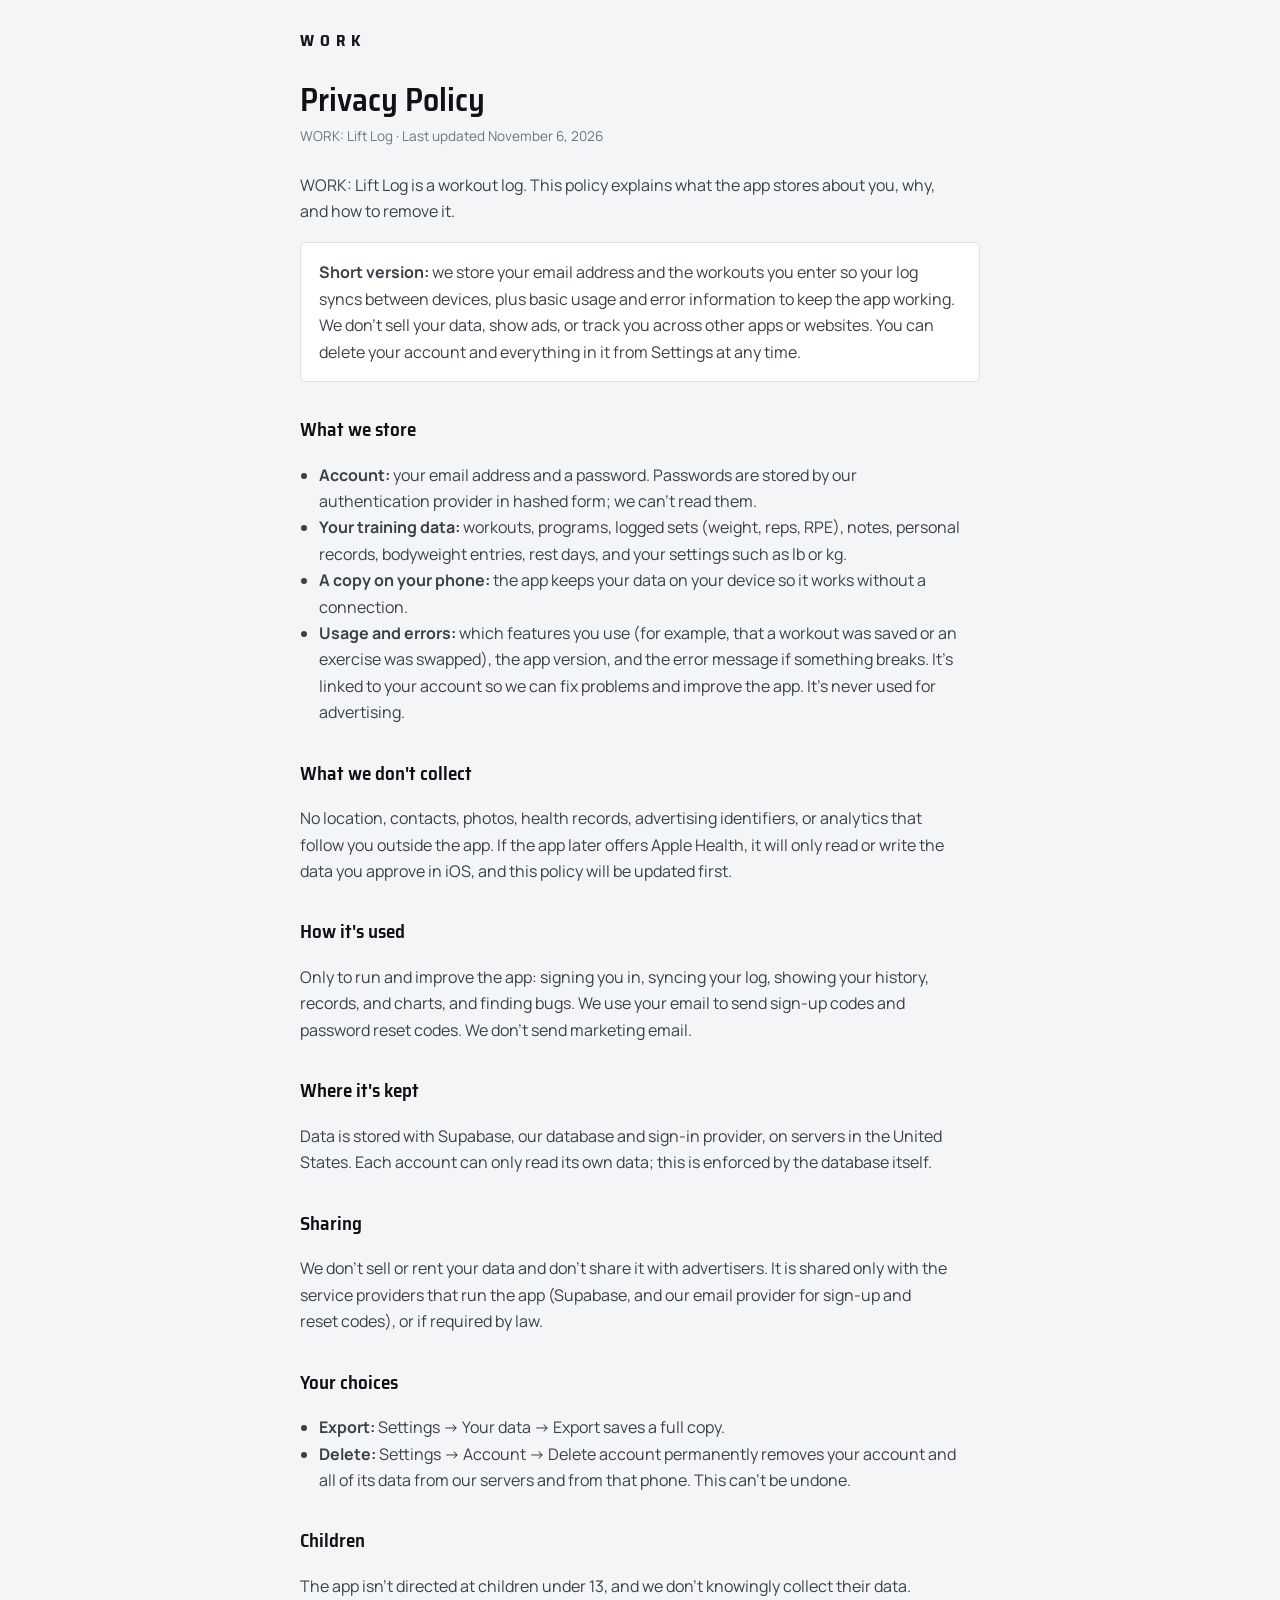
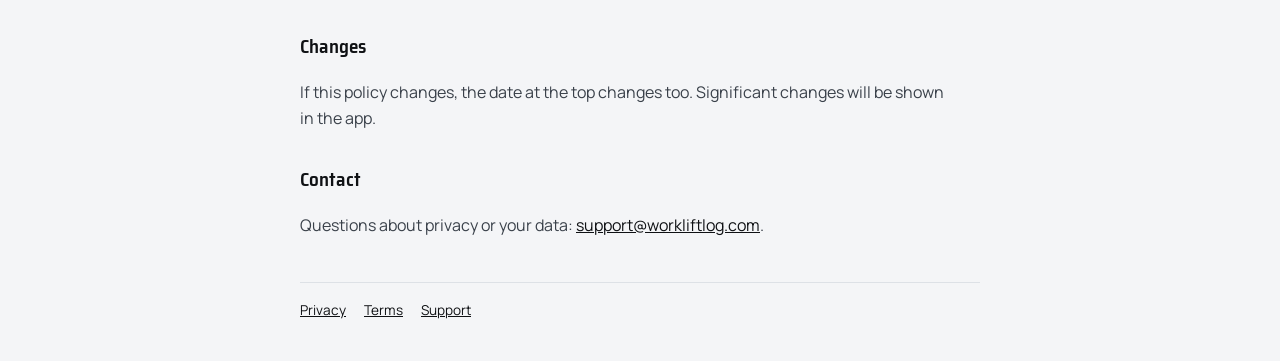
<file: lift-log/privacy.html>
<!doctype html>
<html lang="en"><head><meta charset="utf-8"><meta name="viewport" content="width=device-width,initial-scale=1,viewport-fit=cover">
<title>Privacy Policy · WORK: Lift Log</title>
<link rel="preconnect" href="https://fonts.googleapis.com"><link href="https://fonts.googleapis.com/css2?family=Saira+Semi+Condensed:wght@600;700&family=Manrope:wght@400;600&display=swap" rel="stylesheet">
<link rel="stylesheet" href="legal.css"></head>
<body><main>
<div class="brand">WORK</div>
<h1>Privacy Policy</h1>
<div class="updated">WORK: Lift Log · Last updated November 6, 2026</div>

<p>WORK: Lift Log is a workout log. This policy explains what the app stores about you, why, and how to remove it.</p>

<div class="card"><strong>Short version:</strong> we store your email address and the workouts you enter so your log syncs between devices, plus basic usage and error information to keep the app working. We don't sell your data, show ads, or track you across other apps or websites. You can delete your account and everything in it from Settings at any time.</div>

<h2>What we store</h2>
<ul>
<li><strong>Account:</strong> your email address and a password. Passwords are stored by our authentication provider in hashed form; we can't read them.</li>
<li><strong>Your training data:</strong> workouts, programs, logged sets (weight, reps, RPE), notes, personal records, bodyweight entries, rest days, and your settings such as lb or kg.</li>
<li><strong>A copy on your phone:</strong> the app keeps your data on your device so it works without a connection.</li>
<li><strong>Usage and errors:</strong> which features you use (for example, that a workout was saved or an exercise was swapped), the app version, and the error message if something breaks. It's linked to your account so we can fix problems and improve the app. It's never used for advertising.</li>
</ul>

<h2>What we don't collect</h2>
<p>No location, contacts, photos, health records, advertising identifiers, or analytics that follow you outside the app. If the app later offers Apple Health, it will only read or write the data you approve in iOS, and this policy will be updated first.</p>

<h2>How it's used</h2>
<p>Only to run and improve the app: signing you in, syncing your log, showing your history, records, and charts, and finding bugs. We use your email to send sign-up codes and password reset codes. We don't send marketing email.</p>

<h2>Where it's kept</h2>
<p>Data is stored with Supabase, our database and sign-in provider, on servers in the United States. Each account can only read its own data; this is enforced by the database itself.</p>

<h2>Sharing</h2>
<p>We don't sell or rent your data and don't share it with advertisers. It is shared only with the service providers that run the app (Supabase, and our email provider for sign-up and reset codes), or if required by law.</p>

<h2>Your choices</h2>
<ul>
<li><strong>Export:</strong> Settings → Your data → Export saves a full copy.</li>
<li><strong>Delete:</strong> Settings → Account → Delete account permanently removes your account and all of its data from our servers and from that phone. This can't be undone.</li>
</ul>

<h2>Children</h2>
<p>The app isn't directed at children under 13, and we don't knowingly collect their data.</p>

<h2>Changes</h2>
<p>If this policy changes, the date at the top changes too. Significant changes will be shown in the app.</p>

<h2>Contact</h2>
<p>Questions about privacy or your data: <a href="mailto:support@workliftlog.com">support@workliftlog.com</a>.</p>

<footer><a href="privacy.html">Privacy</a><a href="terms.html">Terms</a><a href="support.html">Support</a></footer>
</main></body></html>
</file>
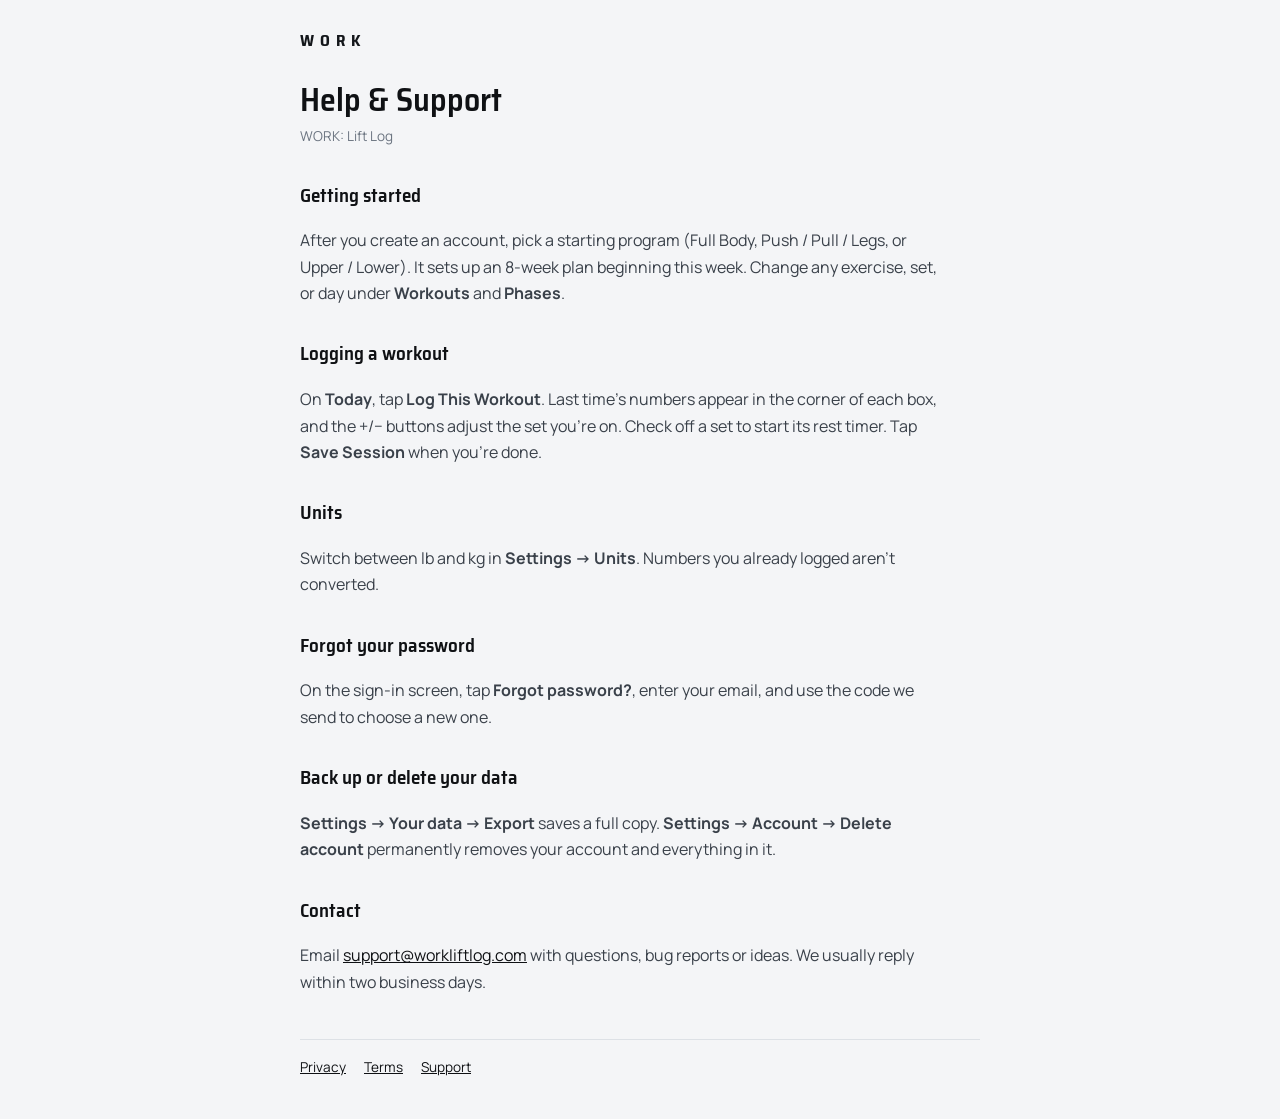
<file: lift-log/support.html>
<!doctype html>
<html lang="en"><head><meta charset="utf-8"><meta name="viewport" content="width=device-width,initial-scale=1,viewport-fit=cover">
<title>Help &amp; Support · WORK: Lift Log</title>
<link rel="preconnect" href="https://fonts.googleapis.com"><link href="https://fonts.googleapis.com/css2?family=Saira+Semi+Condensed:wght@600;700&family=Manrope:wght@400;600&display=swap" rel="stylesheet">
<link rel="stylesheet" href="legal.css"></head>
<body><main>
<div class="brand">WORK</div>
<h1>Help &amp; Support</h1>
<div class="updated">WORK: Lift Log</div>

<h2>Getting started</h2>
<p>After you create an account, pick a starting program (Full Body, Push / Pull / Legs, or Upper / Lower). It sets up an 8-week plan beginning this week. Change any exercise, set, or day under <strong>Workouts</strong> and <strong>Phases</strong>.</p>

<h2>Logging a workout</h2>
<p>On <strong>Today</strong>, tap <strong>Log This Workout</strong>. Last time's numbers appear in the corner of each box, and the +/− buttons adjust the set you're on. Check off a set to start its rest timer. Tap <strong>Save Session</strong> when you're done.</p>

<h2>Units</h2>
<p>Switch between lb and kg in <strong>Settings → Units</strong>. Numbers you already logged aren't converted.</p>

<h2>Forgot your password</h2>
<p>On the sign-in screen, tap <strong>Forgot password?</strong>, enter your email, and use the code we send to choose a new one.</p>

<h2>Back up or delete your data</h2>
<p><strong>Settings → Your data → Export</strong> saves a full copy. <strong>Settings → Account → Delete account</strong> permanently removes your account and everything in it.</p>

<h2>Contact</h2>
<p>Email <a href="mailto:support@workliftlog.com">support@workliftlog.com</a> with questions, bug reports or ideas. We usually reply within two business days.</p>

<footer><a href="privacy.html">Privacy</a><a href="terms.html">Terms</a><a href="support.html">Support</a></footer>
</main></body></html>
</file>
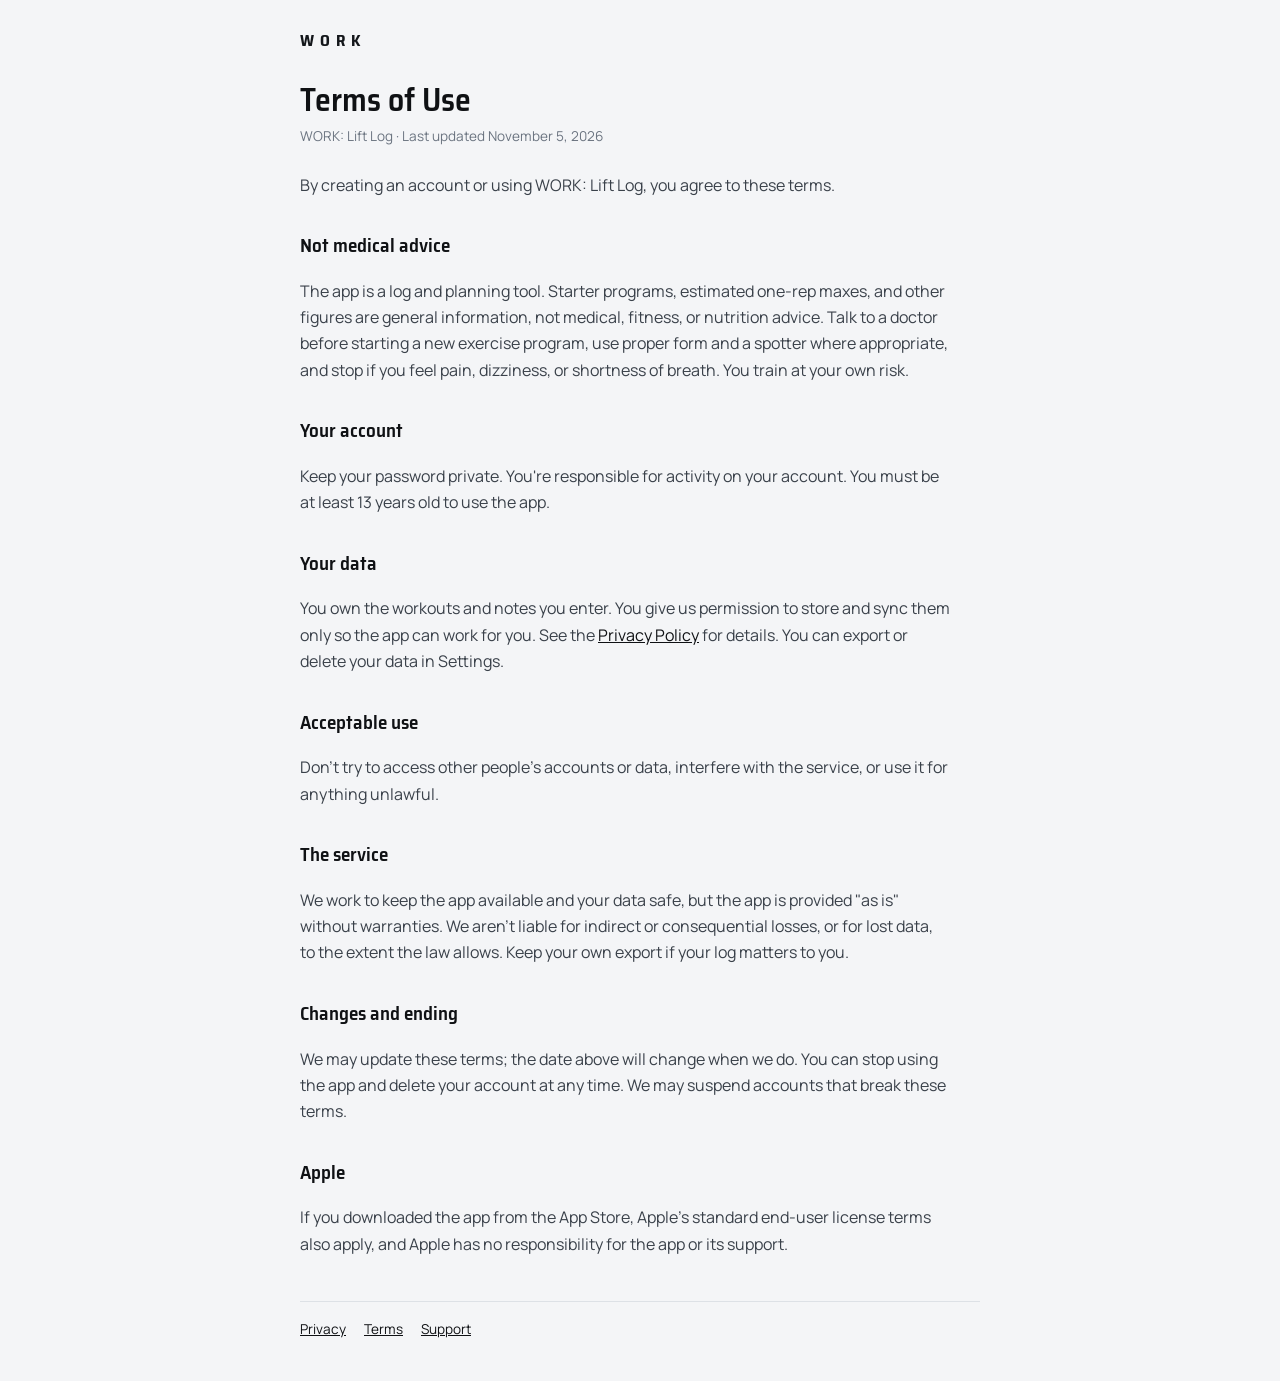
<file: lift-log/terms.html>
<!doctype html>
<html lang="en"><head><meta charset="utf-8"><meta name="viewport" content="width=device-width,initial-scale=1,viewport-fit=cover">
<title>Terms of Use · WORK: Lift Log</title>
<link rel="preconnect" href="https://fonts.googleapis.com"><link href="https://fonts.googleapis.com/css2?family=Saira+Semi+Condensed:wght@600;700&family=Manrope:wght@400;600&display=swap" rel="stylesheet">
<link rel="stylesheet" href="legal.css"></head>
<body><main>
<div class="brand">WORK</div>
<h1>Terms of Use</h1>
<div class="updated">WORK: Lift Log · Last updated November 5, 2026</div>

<p>By creating an account or using WORK: Lift Log, you agree to these terms.</p>

<h2>Not medical advice</h2>
<p>The app is a log and planning tool. Starter programs, estimated one-rep maxes, and other figures are general information, not medical, fitness, or nutrition advice. Talk to a doctor before starting a new exercise program, use proper form and a spotter where appropriate, and stop if you feel pain, dizziness, or shortness of breath. You train at your own risk.</p>

<h2>Your account</h2>
<p>Keep your password private. You're responsible for activity on your account. You must be at least 13 years old to use the app.</p>

<h2>Your data</h2>
<p>You own the workouts and notes you enter. You give us permission to store and sync them only so the app can work for you. See the <a href="privacy.html">Privacy Policy</a> for details. You can export or delete your data in Settings.</p>

<h2>Acceptable use</h2>
<p>Don't try to access other people's accounts or data, interfere with the service, or use it for anything unlawful.</p>

<h2>The service</h2>
<p>We work to keep the app available and your data safe, but the app is provided "as is" without warranties. We aren't liable for indirect or consequential losses, or for lost data, to the extent the law allows. Keep your own export if your log matters to you.</p>

<h2>Changes and ending</h2>
<p>We may update these terms; the date above will change when we do. You can stop using the app and delete your account at any time. We may suspend accounts that break these terms.</p>

<h2>Apple</h2>
<p>If you downloaded the app from the App Store, Apple's standard end-user license terms also apply, and Apple has no responsibility for the app or its support.</p>

<footer><a href="privacy.html">Privacy</a><a href="terms.html">Terms</a><a href="support.html">Support</a></footer>
</main></body></html>
</file>
<file: lift-log/fonts/fonts.css>
@font-face{font-family:'Saira Semi Condensed';font-style:normal;font-weight:500;font-display:swap;src:url(saira-semi-condensed-latin-500-normal.woff2) format('woff2')}
@font-face{font-family:'Saira Semi Condensed';font-style:normal;font-weight:600;font-display:swap;src:url(saira-semi-condensed-latin-600-normal.woff2) format('woff2')}
@font-face{font-family:'Saira Semi Condensed';font-style:normal;font-weight:700;font-display:swap;src:url(saira-semi-condensed-latin-700-normal.woff2) format('woff2')}
@font-face{font-family:'Manrope';font-style:normal;font-weight:300;font-display:swap;src:url(manrope-latin-300-normal.woff2) format('woff2')}
@font-face{font-family:'Manrope';font-style:normal;font-weight:400;font-display:swap;src:url(manrope-latin-400-normal.woff2) format('woff2')}
@font-face{font-family:'Manrope';font-style:normal;font-weight:500;font-display:swap;src:url(manrope-latin-500-normal.woff2) format('woff2')}
@font-face{font-family:'Manrope';font-style:normal;font-weight:600;font-display:swap;src:url(manrope-latin-600-normal.woff2) format('woff2')}
@font-face{font-family:'Manrope';font-style:normal;font-weight:700;font-display:swap;src:url(manrope-latin-700-normal.woff2) format('woff2')}
@font-face{font-family:'IBM Plex Mono';font-style:normal;font-weight:400;font-display:swap;src:url(ibm-plex-mono-latin-400-normal.woff2) format('woff2')}
@font-face{font-family:'IBM Plex Mono';font-style:normal;font-weight:500;font-display:swap;src:url(ibm-plex-mono-latin-500-normal.woff2) format('woff2')}
</file>
<file: lift-log/legal.css>
:root{--bg:#0a0b0d;--s1:#14171b;--b0:#262b32;--text:#a9b1bb;--text2:#eef2f6;--muted:#7c8692;--accent:#e6ebf0}
@media (prefers-color-scheme: light){:root{--bg:#f4f5f7;--s1:#ffffff;--b0:#dde1e6;--text:#3a414a;--text2:#0f1114;--muted:#6b7480;--accent:#14171b}}
*{box-sizing:border-box}
body{margin:0;background:var(--bg);color:var(--text);font:16px/1.65 'Manrope',system-ui,-apple-system,sans-serif;padding:calc(28px + env(safe-area-inset-top)) max(20px,env(safe-area-inset-right)) calc(40px + env(safe-area-inset-bottom)) max(20px,env(safe-area-inset-left))}
main{max-width:680px;margin:0 auto}
.brand{font-family:'Saira Semi Condensed',system-ui,sans-serif;font-weight:700;letter-spacing:6px;color:var(--accent);font-size:1rem;margin-bottom:28px}
h1{font-family:'Saira Semi Condensed',system-ui,sans-serif;font-weight:600;color:var(--text2);font-size:2rem;line-height:1.15;margin:0 0 6px;text-wrap:balance}
h2{font-family:'Saira Semi Condensed',system-ui,sans-serif;font-weight:600;color:var(--text2);font-size:1.2rem;margin:32px 0 6px}
.updated{color:var(--muted);font-size:.85rem;margin-bottom:24px}
p,li{max-width:65ch}
ul{padding-left:1.2em}
a{color:var(--text2)}
.card{background:var(--s1);border:1px solid var(--b0);border-radius:6px;padding:16px 18px;margin:18px 0}
footer{margin-top:44px;padding-top:16px;border-top:1px solid var(--b0);font-size:.85rem;color:var(--muted);display:flex;gap:18px;flex-wrap:wrap}
</file>
